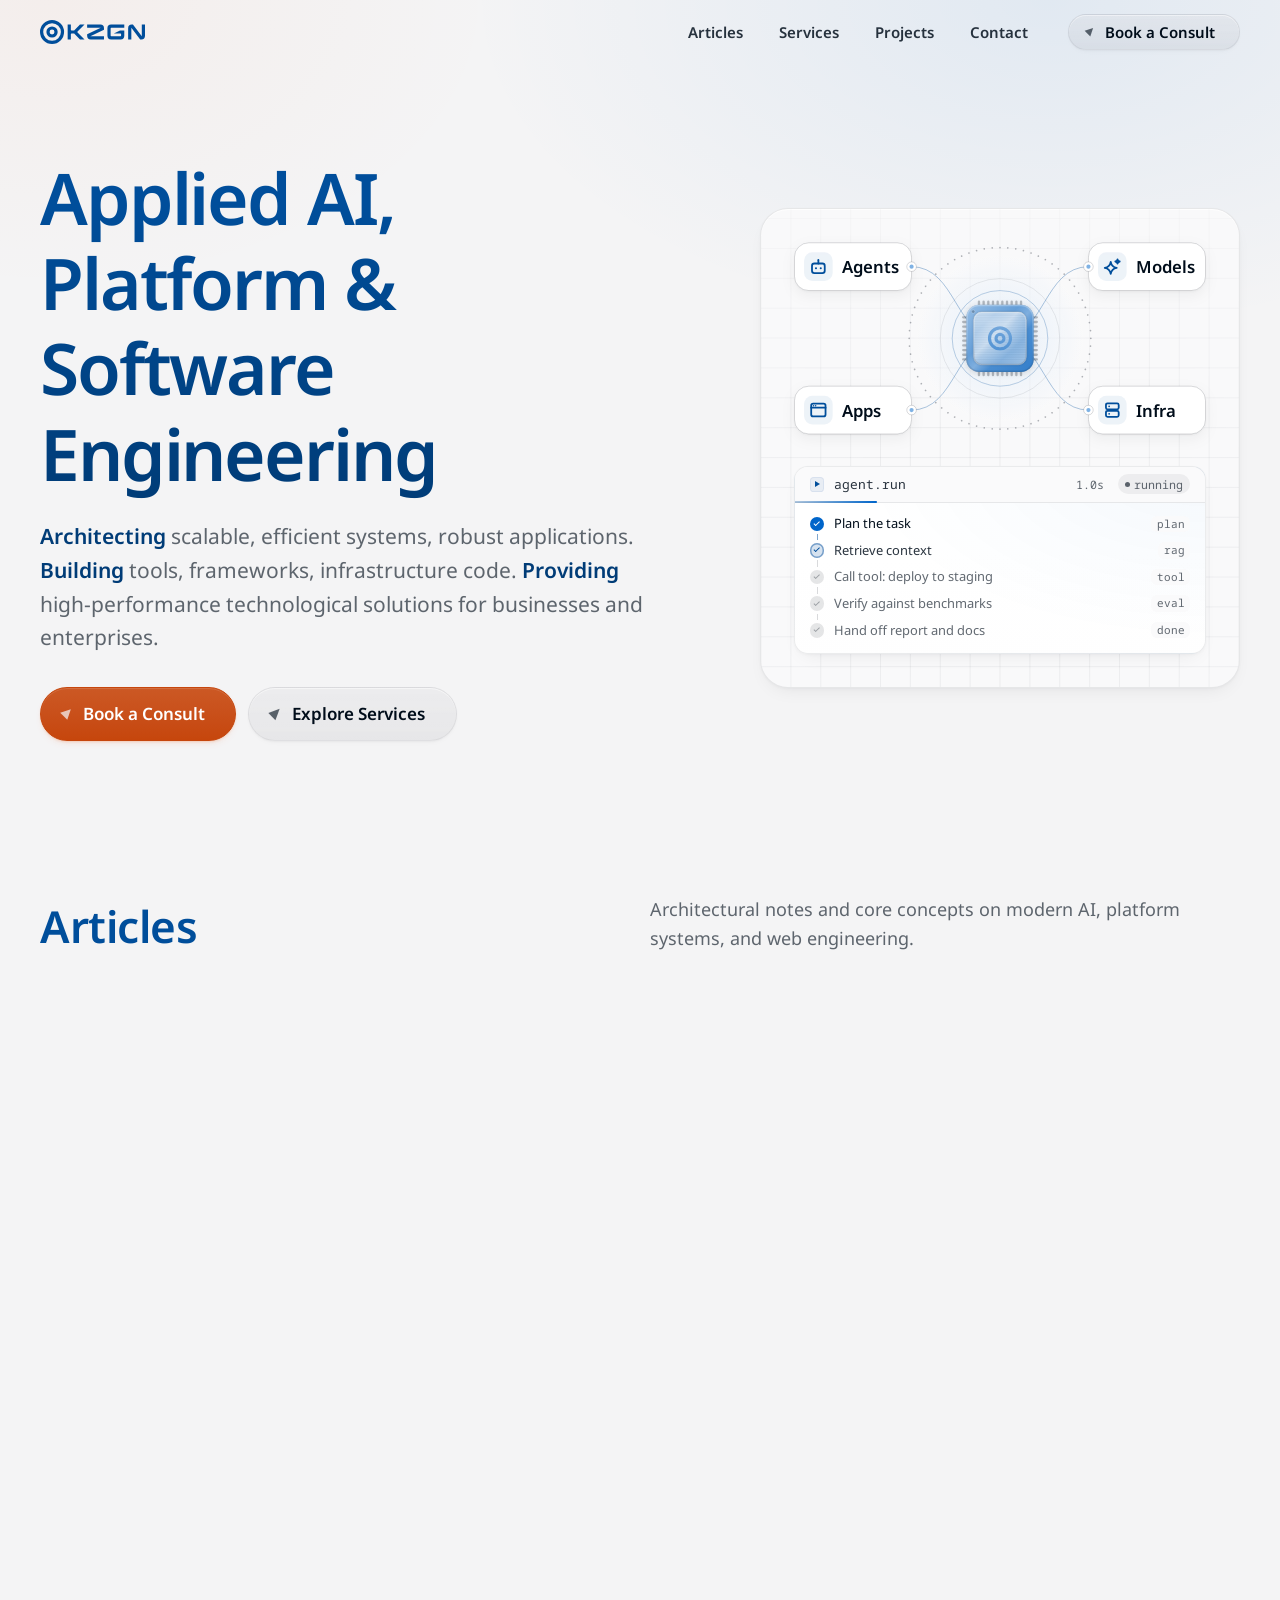
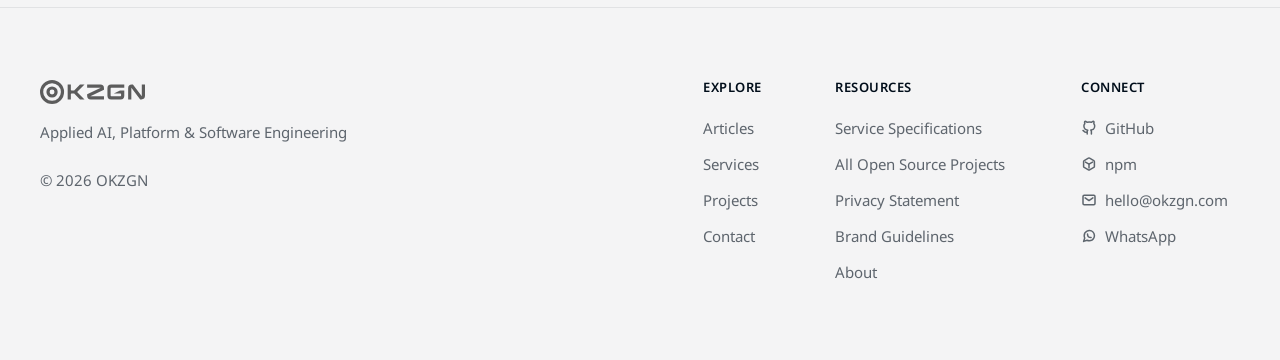
<file: index.html>
<!DOCTYPE html>
<html spellcheck="false" lang="en">
<head>
	<meta charset="UTF-8">

	<title>Applied AI, Platform & Software Engineering | OKZGN</title>
	<link rel="icon" href="icon.png">
	<link rel="apple-touch-icon" href="icon.png">
	<link rel="canonical" href="https://okzgn.com">

	<meta name="viewport" content="width=device-width, initial-scale=1.0">
	<meta name="description" content="High-performance, scalable tech for businesses and enterprises: AI automation, agents, architecture, cloud, software, web systems, mobile apps, DevSecOps, and FinOps.">
	<meta name="robots" content="index, follow, max-image-preview:large">
	<meta name="author" content="OKZGN">

	<meta name="theme-color" content="#f4f4f5" media="(prefers-color-scheme: light)">
	<meta name="theme-color" content="#000d1a" media="(prefers-color-scheme: dark)">

	<meta name="format-detection" content="telephone=no">
	<meta http-equiv="Content-Security-Policy" content="default-src 'self'; img-src 'self'; child-src 'none'; script-src 'self' https://inquiry.okzgn.com; connect-src 'self' https://inquiry.okzgn.com; form-action 'self' https://inquiry.okzgn.com">

	<meta property="og:title" content="Applied AI, Platform & Software Engineering | OKZGN">
	<meta property="og:description" content="High-performance, scalable tech for businesses and enterprises: AI automation, agents, architecture, cloud, software, web systems, mobile apps, DevSecOps, and FinOps.">
	<meta property="og:image" content="https://okzgn.com/landscape.png">
	<meta property="og:url" content="https://okzgn.com">
	<meta property="og:site_name" content="OKZGN">
	<meta property="og:type" content="website">
	<meta property="og:locale" content="en_US">

	<meta name="twitter:card" content="summary_large_image">
	<meta name="twitter:title" content="Applied AI, Platform & Software Engineering | OKZGN">
	<meta name="twitter:description" content="High-performance, scalable tech for businesses and enterprises: AI automation, agents, architecture, cloud, software, web systems, mobile apps, DevSecOps, and FinOps.">
	<meta name="twitter:image" content="https://okzgn.com/landscape.png">

	<link rel="preload" href="style_commons.css" as="style">
	<link rel="preload" href="landing.css" as="style">

	<link rel="stylesheet" href="style_commons.css">
	<link rel="stylesheet" href="landing.css">
	<script src="main_commons.js" defer></script>

	<link rel="preload" href="okzgn_logo_desktop.svg" as="image">

	<script type="application/ld+json">
	{
		"@context": "https://schema.org",
		"@type": "ProfessionalService",
		"name": "OKZGN",
		"alternateName": "Elías Francisco Alvarado Soshina",
		"url": "https://okzgn.com",
		"logo": "https://okzgn.com/icon.png",
		"image": "https://okzgn.com/elias.webp",
		"description": "High-performance, scalable tech for businesses and enterprises: AI automation, agents, architecture, cloud, software, web systems, mobile apps, DevSecOps, and FinOps.",
		"founder": {
			"@type": "Person",
			"name": "Elías Francisco Alvarado Soshina",
			"jobTitle": "Applied AI, Platform & Software Developer"
		},
		"contactPoint": {
			"@type": "ContactPoint",
			"email": "hello@okzgn.com",
			"telephone": "+593979522180",
			"contactType": "Customer Support",
			"availableLanguage": ["English", "Spanish", "Russian"]
		},
		"makesOffer": [
			{
				"@type": "Offer",
				"itemOffered": {
					"@type": "Service",
					"name": "Applied Artificial Intelligence",
					"description": "Advanced Prompt Engineering, Autonomous Multimodal Agents, High-Throughput AI Architecture, Custom Model Deployment, and AI Costs & Reliability."
				},
				"priceSpecification": {
                  "@type": "UnitPriceSpecification",
                  "minPrice": "110.00",
                  "priceCurrency": "USD",
                  "unitCode": "HUR"
				}
			},
			{
				"@type": "Offer",
				"itemOffered": {
					"@type": "Service",
					"name": "Platform Development & Architecture",
					"description": "System Design, Technical Audits, Tech Stack Advisory, CI/CD Pipelines, and Internal Tooling."
				},
				"priceSpecification": {
                  "@type": "UnitPriceSpecification",
                    "minPrice": "100.00",
                  "priceCurrency": "USD",
                  "unitCode": "HUR"
				}
			},
			{
				"@type": "Offer",
				"itemOffered": {
					"@type": "Service",
					"name": "Web & Mobile Development",
					"description": "Custom Web Design, High-Performance Frontend, Scalable Backend, Cross-Device Compatibility, Mobile Apps, and Feature Integration."
				},
				"priceSpecification": {
                  "@type": "UnitPriceSpecification",
                  "minPrice": "80.00",
                  "priceCurrency": "USD",
                  "unitCode": "HUR"
				}
			},
			{
				"@type": "Offer",
				"itemOffered": {
					"@type": "Service",
					"name": "Infrastructure & Hosting",
					"description": "Domain Management, High-Performance Hosting, Professional Server Solutions, Security First, and SSL & DNS."
				},
				"priceSpecification": {
                  "@type": "UnitPriceSpecification",
                  "minPrice": "115.00",
                  "priceCurrency": "USD",
                  "unitCode": "HUR"
				}
			},
			{
				"@type": "Offer",
				"itemOffered": {
					"@type": "Service",
					"name": "Optimization, DevOps & FinOps",
					"description": "Server Administration, Data Access Control, Future-Proofing, and Ongoing Support."
				},
				"priceSpecification": {
                  "@type": "UnitPriceSpecification",
                  "minPrice": "70.00",
                  "priceCurrency": "USD",
                  "unitCode": "HUR"
				}
			}
		],
		"sameAs": [
			"https://github.com/okzgn",
			"https://www.npmjs.com/~elias_a_soshina"
		]
	}
	</script>
</head>
<body>
	<a href="#content" class="cta-button skip-link">Skip to content</a>
	<header class="site-header" data-nosnippet>
		<div class="container site-header-inner">
			<a class="brand" href="/" aria-label="OKZGN home"><img src="okzgn_logo_desktop.svg" width="315" height="70" alt="OKZGN logotype"></a>
			<nav class="site-nav" id="site-nav" aria-label="Main">
				<a href="#articles">Articles</a>
				<a href="#services">Services</a>
				<a href="#projects">Projects</a>
				<a href="#contact">Contact</a>
			</nav>
			<a class="cta-button btn-sm site-cta" href="#contact"><span>Book a Consult</span></a>
			<button class="site-menu-toggle" type="button" aria-expanded="false" aria-controls="site-nav" aria-label="Open navigation"></button>
		</div>
	</header>
	<main id="content">
		<header id="main" class="hero">
			<div class="container hero-grid">
				<div class="hero-copy">
					<h1 class="display">Applied AI, Platform &amp; Software Engineering</h1>
					<p class="lead"><i>Architecting</i> scalable, efficient systems, robust applications. <i>Building</i> tools, frameworks, infrastructure code. <i>Providing</i> high-performance technological solutions for businesses and enterprises.</p>
					<div class="hero-actions">
						<a class="cta-button btn-lg" href="#contact"><span>Book a Consult</span></a>
						<a class="btn-ghost btn-lg" href="#services"><span>Explore Services</span></a>
					</div>
				</div>
				<div class="hero-visual" aria-hidden="true">
					<svg class="hero-graph" viewBox="0 26 400 168" preserveAspectRatio="xMidYMin meet">
						<defs>
							<linearGradient id="hero-core-fill" x1="0" y1="0" x2="1" y2="1"><stop stop-color="#6fa6dc" class="hero-core-s0" offset="0"/><stop stop-color="#6fa6dc" class="hero-core-s1" offset="0.4"/><stop stop-color="#6fa6dc" class="hero-core-s2" offset="0.52"/><stop stop-color="#6fa6dc" class="hero-core-s3" offset="0.64"/><stop stop-color="#6fa6dc" class="hero-core-s4" offset="1"/></linearGradient>
							<linearGradient id="hero-core-bevel" x1="0" y1="0" x2="0" y2="1"><stop stop-color="#fff" stop-opacity="0" class="hero-bevel-top" offset="0"/><stop stop-color="#fff" stop-opacity="0" class="hero-bevel-mid" offset="0.5"/><stop stop-color="#000" stop-opacity="0" class="hero-bevel-bottom" offset="1"/></linearGradient>
							<linearGradient id="hero-lid-fill" x1="0" y1="0" x2="1" y2="1"><stop stop-color="#b9d4f0" class="hero-lid-s0" offset="0"/><stop stop-color="#b9d4f0" class="hero-lid-s1" offset="0.22"/><stop stop-color="#b9d4f0" class="hero-lid-s2" offset="0.42"/><stop stop-color="#b9d4f0" class="hero-lid-s3" offset="0.5"/><stop stop-color="#b9d4f0" class="hero-lid-s4" offset="0.72"/><stop stop-color="#b9d4f0" class="hero-lid-s5" offset="1"/></linearGradient>
							<radialGradient id="hero-lid-sheen" cx="0.28" cy="0.18" r="0.75"><stop stop-color="#fff" stop-opacity="0" class="hero-sheen-in" offset="0"/><stop stop-color="#fff" stop-opacity="0" class="hero-sheen-out" offset="1"/></radialGradient>
							<linearGradient id="hero-mark-fill" x1="0" y1="0" x2="0" y2="1"><stop stop-color="#7eaee0" class="hero-mark-top" offset="0"/><stop stop-color="#7eaee0" class="hero-mark-bottom" offset="1"/></linearGradient>
							<pattern id="hero-lid-brush" width="50" height="1.6" patternUnits="userSpaceOnUse"><rect class="hero-lid-line" width="50" height="0.5"/></pattern>
							<radialGradient id="hero-core-glow"><stop class="hero-glow-in" offset="0"/><stop class="hero-glow-out" offset="1"/></radialGradient>
							<radialGradient id="hero-orbit-fill"><stop class="hero-orbit-in" offset="0"/><stop class="hero-orbit-out" offset="1"/></radialGradient>
						</defs>
						<circle class="hero-disc" cx="200" cy="110" r="76"/>
						<circle class="hero-glow" cx="200" cy="110" r="70"/>
						<circle class="hero-ring" cx="200" cy="110" r="50"/>
						<circle class="hero-orbit" cx="200" cy="110" r="76" pathLength="288"/>
						<g class="hero-links">
							<path d="M200 110C162 110 164 50 126 50"/>
							<path d="M200 110C238 110 236 50 274 50"/>
							<path d="M200 110C162 110 164 170 126 170"/>
							<path d="M200 110C238 110 236 170 274 170"/>
						</g>
						<g class="hero-beams">
							<path d="M200 110C162 110 164 50 126 50" pathLength="100"/>
							<path d="M200 110C238 110 236 50 274 50" pathLength="100"/>
							<path d="M200 110C162 110 164 170 126 170" pathLength="100"/>
							<path d="M200 110C238 110 236 170 274 170" pathLength="100"/>
						</g>
						<g class="hero-beams hero-beams-core">
							<path d="M200 110C162 110 164 50 126 50" pathLength="100"/>
							<path d="M200 110C238 110 236 50 274 50" pathLength="100"/>
							<path d="M200 110C162 110 164 170 126 170" pathLength="100"/>
							<path d="M200 110C238 110 236 170 274 170" pathLength="100"/>
						</g>
						<g class="hero-nodes">
							<g class="hero-node">
								<rect class="hero-node-card" x="28" y="30" width="98" height="40" rx="12"/>
								<rect class="hero-node-tile" x="36" y="38" width="24" height="24" rx="7"/>
								<g class="hero-node-icon" transform="translate(40 42) scale(0.6667)"><rect x="4" y="8" width="16" height="12" rx="3"/><path d="M12 8V4.5"/><circle class="fill" cx="12" cy="3.5" r="1.2"/><circle class="fill" cx="9" cy="14" r="1.3"/><circle class="fill" cx="15" cy="14" r="1.3"/></g>
								<text x="68" y="50">Agents</text>
								<circle class="hero-port-ring" cx="126" cy="50" r="4"/>
								<circle class="hero-port" cx="126" cy="50" r="4"/>
								<circle class="hero-port-dot" cx="126" cy="50" r="1.75"/>
							</g>
							<g class="hero-node">
								<rect class="hero-node-card" x="274" y="30" width="98" height="40" rx="12"/>
								<rect class="hero-node-tile" x="282" y="38" width="24" height="24" rx="7"/>
								<g class="hero-node-icon" transform="translate(286 42) scale(0.6667)"><path d="M10 6C10.75 10.6 12.9 12.75 17.5 13.5C12.9 14.25 10.75 16.4 10 21C9.25 16.4 7.1 14.25 2.5 13.5C7.1 12.75 9.25 10.6 10 6Z"/><path d="M18.5 2.75C18.78 4.4 19.6 5.23 21.25 5.5C19.6 5.78 18.78 6.6 18.5 8.25C18.23 6.6 17.4 5.78 15.75 5.5C17.4 5.23 18.23 4.4 18.5 2.75Z"/></g>
								<text x="314" y="50">Models</text>
								<circle class="hero-port-ring" cx="274" cy="50" r="4"/>
								<circle class="hero-port" cx="274" cy="50" r="4"/>
								<circle class="hero-port-dot" cx="274" cy="50" r="1.75"/>
							</g>
							<g class="hero-node">
								<rect class="hero-node-card" x="28" y="150" width="98" height="40" rx="12"/>
								<rect class="hero-node-tile" x="36" y="158" width="24" height="24" rx="7"/>
								<g class="hero-node-icon" transform="translate(40 162) scale(0.6667)"><rect x="3" y="4" width="18" height="16" rx="2.5"/><path d="M3 9h18"/><circle class="fill" cx="6" cy="6.5" r="0.9"/><circle class="fill" cx="8.6" cy="6.5" r="0.9"/></g>
								<text x="68" y="170">Apps</text>
								<circle class="hero-port-ring" cx="126" cy="170" r="4"/>
								<circle class="hero-port" cx="126" cy="170" r="4"/>
								<circle class="hero-port-dot" cx="126" cy="170" r="1.75"/>
							</g>
							<g class="hero-node">
								<rect class="hero-node-card" x="274" y="150" width="98" height="40" rx="12"/>
								<rect class="hero-node-tile" x="282" y="158" width="24" height="24" rx="7"/>
								<g class="hero-node-icon" transform="translate(286 162) scale(0.6667)"><rect x="4" y="3.5" width="16" height="7.5" rx="2"/><rect x="4" y="13" width="16" height="7.5" rx="2"/><circle class="fill" cx="8" cy="7.25" r="1.1"/><circle class="fill" cx="8" cy="16.75" r="1.1"/></g>
								<text x="314" y="170">Infra</text>
								<circle class="hero-port-ring" cx="274" cy="170" r="4"/>
								<circle class="hero-port" cx="274" cy="170" r="4"/>
								<circle class="hero-port-dot" cx="274" cy="170" r="1.75"/>
							</g>
						</g>
						<circle class="hero-halo" cx="200" cy="110" r="40"/>
						<g class="hero-core">
							<path class="hero-pins" d="M180 75v5M184.44 75v5M188.89 75v5M193.33 75v5M197.78 75v5M202.22 75v5M206.67 75v5M211.11 75v5M215.56 75v5M220 75v5M180 140v5M184.44 140v5M188.89 140v5M193.33 140v5M197.78 140v5M202.22 140v5M206.67 140v5M211.11 140v5M215.56 140v5M220 140v5M165 90h5M165 94.44h5M165 98.89h5M165 103.33h5M165 107.78h5M165 112.22h5M165 116.67h5M165 121.11h5M165 125.56h5M165 130h5M230 90h5M230 94.44h5M230 98.89h5M230 103.33h5M230 107.78h5M230 112.22h5M230 116.67h5M230 121.11h5M230 125.56h5M230 130h5"/>
							<rect class="hero-chip" x="168" y="78" width="64" height="64" rx="12"/>
							<rect class="hero-chip-bevel" x="168.75" y="78.75" width="62.5" height="62.5" rx="11.25"/>
							<circle class="hero-chip-dot" cx="174.5" cy="84.5" r="1.6"/>
							<rect class="hero-die" x="175" y="85" width="50" height="50" rx="7.5"/>
							<rect class="hero-die-brush" x="175" y="85" width="50" height="50" rx="7.5"/>
							<rect class="hero-die-sheen" x="175" y="85" width="50" height="50" rx="7.5"/>
							<rect class="hero-die-bevel" x="175.5" y="85.5" width="49" height="49" rx="7"/>
							<path class="hero-mark" transform="translate(188.5 98.5) scale(0.3286)" d="M0 35A35 35 0 1 1 70 35A35 35 0 1 1 0 35ZM9.4 35A25.6 25.6 0 1 0 60.6 35A25.6 25.6 0 1 0 9.4 35ZM18.8 35A16.2 16.2 0 1 1 51.2 35A16.2 16.2 0 1 1 18.8 35ZM28.2 35A6.8 6.8 0 1 0 41.8 35A6.8 6.8 0 1 0 28.2 35Z"/>
						</g>
					</svg>
					<div class="hero-run">
						<div class="hero-run-bar"><span class="hero-run-mark"></span><b>agent.run</b><time class="hero-run-clock">5.8s</time><em><i class="hero-run-live">running</i><i class="hero-run-done">done</i></em></div>
						<ol>
							<li><span class="hero-step"></span>Plan the task<small>plan</small></li>
							<li><span class="hero-step"></span>Retrieve context<small>rag</small></li>
							<li><span class="hero-step"></span>Call tool: deploy to staging<small>tool</small></li>
							<li><span class="hero-step"></span>Verify against benchmarks<small>eval</small></li>
							<li><span class="hero-step"></span>Hand off report and docs<small>done</small></li>
						</ol>
					</div>
				</div>
			</div>
		</header>

		<section id="articles" class="section">
			<div class="container">
				<div class="section-head">
					<h2>Articles</h2>
					<p>Architectural notes and core concepts on modern AI, platform systems, and web engineering.</p>
				</div>
				<ul class="list relate card-grid" role="list">
					    <li role="listitem" class="card card-hover">
    						<a href="/articles/what-is-artificial-intelligence/">
    						    <div class="icon"><img src="./data/28_article.svg" width="80" height="80" alt="" aria-hidden="true" loading="lazy" decoding="async"><img aria-hidden="true" class="icon-on" src="./data/28_article.svg#warm" width="80" height="80" alt="" loading="lazy" decoding="async"></div><span class="card-bg" aria-hidden="true"><img src="./data/28_article.svg" width="80" height="80" alt="" loading="lazy" decoding="async"><img class="icon-on" src="./data/28_article.svg#warm" width="80" height="80" alt="" loading="lazy" decoding="async"></span>
    							<div class="description"><b>What is artificial intelligence?</b><span>The conceptual reality of modern AI: how statistical patterns in high-dimensional vector spaces are condensed into relational numerical layers for probabilistic inference.</span><span class="cta-text">Read more</span></div>
    						</a>
    					</li>
    					<li role="listitem" class="card card-hover">
    						<a href="/articles/why-not-build-frontend-frameworks-on-raw-html-css-or-js/">
    						    <div class="icon"><img src="./data/28_article.svg" width="80" height="80" alt="" aria-hidden="true" loading="lazy" decoding="async"><img aria-hidden="true" class="icon-on" src="./data/28_article.svg#warm" width="80" height="80" alt="" loading="lazy" decoding="async"></div><span class="card-bg" aria-hidden="true"><img src="./data/28_article.svg" width="80" height="80" alt="" loading="lazy" decoding="async"><img class="icon-on" src="./data/28_article.svg#warm" width="80" height="80" alt="" loading="lazy" decoding="async"></span>
    							<div class="description"><b>Why not build frontend frameworks on raw HTML, CSS or JS?</b><span>It is possible: No endless dependencies, no dev environment setup, no build step, no Web Components required, minimal boilerplate, minimal lock-in. Raw HTML, CSS and JS have everything needed and are web standards, unlike custom syntaxes.</span><span class="cta-text">Read more</span></div>
    						</a>
    					</li>
					</ul>
			</div>
		</section>

		<section id="services" class="section">
			<div class="container">
				<div class="section-head">
					<h2>Services</h2>
					<p>Flexible technical engagement models tailored to almost any roadmap, budget, and velocity.</p>
				</div>
		<article class="services service-group">
			<h2>Subscription</h2>
			<p>Dedicated online platforms, high-capacity cloud storage, and specialized online tools delivered through transparent recurring plans.</p>
			<section>
    			<div class="category">
           	        <h3>Managed</h3>
                    <p>High-capacity cloud storage, high-speed data indexing, and managed infrastructure engineered for multi-terabyte scale. <span data-nosnippet>Select to add to cart.</span></p>
    				<ul class="list" role="list">
       					<li role="listitem" class="service-card card-hover">
      						<a role="button" aria-pressed="false" tabindex="0">
      						    <div class="icon"><img src="./data/26_storage_search.svg" width="80" height="80" alt="" aria-hidden="true" loading="lazy" decoding="async"><img aria-hidden="true" class="icon-on" src="./data/26_storage_search.svg#warm" width="80" height="80" alt="" loading="lazy" decoding="async"></div><span class="card-bg" aria-hidden="true"><img src="./data/26_storage_search.svg" width="80" height="80" alt="" loading="lazy" decoding="async"><img class="icon-on" src="./data/26_storage_search.svg#warm" width="80" height="80" alt="" loading="lazy" decoding="async"></span>
     							<div class="description"><b>Storage Search</b><span>An upcoming service to find, analyze, and extract information across terabytes of files in seconds or minutes.</span></div>
     							<div class="price">From $50<sub>/mo/TB</sub></div><span class="add-toggle" aria-hidden="true"></span>
      						</a>
       					</li>
       					<li role="listitem" class="service-card card-hover">
 							<a role="button" aria-pressed="false" tabindex="0">
 							    <div class="icon"><img src="./data/27_storage_link.svg" width="80" height="80" alt="" aria-hidden="true" loading="lazy" decoding="async"><img aria-hidden="true" class="icon-on" src="./data/27_storage_link.svg#warm" width="80" height="80" alt="" loading="lazy" decoding="async"></div><span class="card-bg" aria-hidden="true"><img src="./data/27_storage_link.svg" width="80" height="80" alt="" loading="lazy" decoding="async"><img class="icon-on" src="./data/27_storage_link.svg#warm" width="80" height="80" alt="" loading="lazy" decoding="async"></span>
								<div class="description"><b>Storage Link</b><span>Easily upload, preserve, and access files at multi-terabyte scale without excessive costs.</span></div>
								<div class="price">From $25<sub>/mo/TB</sub></div><span class="add-toggle" aria-hidden="true"></span>
 							</a>
  						</li>
                    </ul>
    			</div>
				<div class="category">
					<h3>SaaS</h3>
					<p>Ready-to-use cloud applications, real-time sync operations, and automated commercial workflows. <span data-nosnippet>Select to add to cart.</span></p>
    				<ul class="list" role="list">
       					<li role="listitem" class="service-card card-hover">
							<a role="button" aria-pressed="false" tabindex="0">
							    <div class="icon"><img src="./data/29_point_of_sale.svg" width="80" height="80" alt="" aria-hidden="true" loading="lazy" decoding="async"><img aria-hidden="true" class="icon-on" src="./data/29_point_of_sale.svg#warm" width="80" height="80" alt="" loading="lazy" decoding="async"></div><span class="card-bg" aria-hidden="true"><img src="./data/29_point_of_sale.svg" width="80" height="80" alt="" loading="lazy" decoding="async"><img class="icon-on" src="./data/29_point_of_sale.svg#warm" width="80" height="80" alt="" loading="lazy" decoding="async"></span>
								<div class="description"><b>Point of Sale</b><span>Cloud-synced POS for real-time inventory tracking, multi-register sales, and receipt generation.</span></div>
								<div class="price">From $30<sub>/mo</sub></div><span class="add-toggle" aria-hidden="true"></span>
							</a>
						</li>
						<li role="listitem" class="service-card card-hover">
                       	    <a role="button" aria-pressed="false" tabindex="0">
                           	    <div class="icon"><img src="./data/30_timed_rate_tickets.svg" width="80" height="80" alt="" aria-hidden="true" loading="lazy" decoding="async"><img aria-hidden="true" class="icon-on" src="./data/30_timed_rate_tickets.svg#warm" width="80" height="80" alt="" loading="lazy" decoding="async"></div><span class="card-bg" aria-hidden="true"><img src="./data/30_timed_rate_tickets.svg" width="80" height="80" alt="" loading="lazy" decoding="async"><img class="icon-on" src="./data/30_timed_rate_tickets.svg#warm" width="80" height="80" alt="" loading="lazy" decoding="async"></span>
                              		<div class="description"><b>Timed-Rate Tickets</b><span>Automated schedule-based ticketing system with dynamic rate calculations and reports for parking, timed access, and venues.</span></div>
                              		<div class="price">From $30<sub>/mo</sub></div><span class="add-toggle" aria-hidden="true"></span>
                           	</a>
                        </li>
                    </ul>
				</div>
			</section>
		</article>

		<article class="services service-group">
			<h2><span class="billing-switch" role="group" aria-label="Billing mode"><button type="button" class="billing-opt selected" data-billing="ondemand" aria-pressed="true">On Demand</button><button type="button" class="billing-opt" data-billing="retainer" aria-pressed="false">Retainer</button></span></h2>
			<p data-billing-copy="ondemand">Engage specialized services on demand, each with transparent pricing.</p>
			<p data-billing-copy="retainer" hidden>Dedicated monthly engineering capacity: priority response, predictable costs, and continuous optimization, billed at a flat monthly rate.</p>

			<section class="ondemand">
				<div class="category">
					<h3>Applied Artificial Intelligence</h3>
					<p>Integrate scalable AI systems, autonomous multimodal workflows, and low-latency model inference. <span data-nosnippet>Select to add to cart.</span></p>
					<ul class="list" role="list">
						<li role="listitem" class="service-card card-hover">
							<a role="button" aria-pressed="false" tabindex="0">
								<div class="icon"><img src="./data/21_prompt_engineering.svg" width="80" height="80" alt="" aria-hidden="true" loading="lazy" decoding="async"><img aria-hidden="true" class="icon-on" src="./data/21_prompt_engineering.svg#warm" width="80" height="80" alt="" loading="lazy" decoding="async"></div><span class="card-bg" aria-hidden="true"><img src="./data/21_prompt_engineering.svg" width="80" height="80" alt="" loading="lazy" decoding="async"><img class="icon-on" src="./data/21_prompt_engineering.svg#warm" width="80" height="80" alt="" loading="lazy" decoding="async"></span>
								<div class="description"><b>Advanced Prompt Engineering</b><span>Rigorous prompt optimization ensuring high fidelity, consistent instruction following, and strictly structured outputs.</span></div>
								<div class="price" data-retainer="From $3,300/mo" data-retainer-hours="30">From $110<sub>/hr</sub></div><span class="add-toggle" aria-hidden="true"></span>
							</a>
							<a class="spec-link tag" href="/service-specifications/#1-applied-artificial-intelligence-advanced-prompt-engineering" target="_blank" rel="noopener noreferrer" aria-label="View specification for Advanced Prompt Engineering" data-nosnippet>Spec</a>
						</li>
						<li role="listitem" class="service-card card-hover">
							<a role="button" aria-pressed="false" tabindex="0">
								<div class="icon"><img src="./data/22_autonomous_agents.svg" width="80" height="80" alt="" aria-hidden="true" loading="lazy" decoding="async"><img aria-hidden="true" class="icon-on" src="./data/22_autonomous_agents.svg#warm" width="80" height="80" alt="" loading="lazy" decoding="async"></div><span class="card-bg" aria-hidden="true"><img src="./data/22_autonomous_agents.svg" width="80" height="80" alt="" loading="lazy" decoding="async"><img class="icon-on" src="./data/22_autonomous_agents.svg#warm" width="80" height="80" alt="" loading="lazy" decoding="async"></span>
								<div class="description"><b>Autonomous Multimodal Agents</b><span>Developing AI workers capable of understanding multilingual text, media, or documents, for sales, support, and automation.</span></div>
								<div class="price" data-retainer="From $7,500/mo" data-retainer-hours="50">From $150<sub>/hr</sub></div><span class="add-toggle" aria-hidden="true"></span>
							</a>
							<a class="spec-link tag" href="/service-specifications/#1-applied-artificial-intelligence-autonomous-multimodal-agents" target="_blank" rel="noopener noreferrer" aria-label="View specification for Autonomous Multimodal Agents" data-nosnippet>Spec</a>
						</li>
						<li role="listitem" class="service-card card-hover">
							<a role="button" aria-pressed="false" tabindex="0">
								<div class="icon"><img src="./data/23_ai_architecture.svg" width="80" height="80" alt="" aria-hidden="true" loading="lazy" decoding="async"><img aria-hidden="true" class="icon-on" src="./data/23_ai_architecture.svg#warm" width="80" height="80" alt="" loading="lazy" decoding="async"></div><span class="card-bg" aria-hidden="true"><img src="./data/23_ai_architecture.svg" width="80" height="80" alt="" loading="lazy" decoding="async"><img class="icon-on" src="./data/23_ai_architecture.svg#warm" width="80" height="80" alt="" loading="lazy" decoding="async"></span>
								<div class="description"><b>High-Throughput AI Architecture</b><span>Scalable systems engineered for high-concurrency request processing (RPS) and optimized media processing pipelines.</span></div>
								<div class="price" data-retainer="From $8,000/mo" data-retainer-hours="50">From $160<sub>/hr</sub></div><span class="add-toggle" aria-hidden="true"></span>
							</a>
							<a class="spec-link tag" href="/service-specifications/#1-applied-artificial-intelligence-high-throughput-ai-architecture" target="_blank" rel="noopener noreferrer" aria-label="View specification for High-Throughput AI Architecture" data-nosnippet>Spec</a>
						</li>
						<li role="listitem" class="service-card card-hover">
							<a role="button" aria-pressed="false" tabindex="0">
								<div class="icon"><img src="./data/24_model_deployment.svg" width="80" height="80" alt="" aria-hidden="true" loading="lazy" decoding="async"><img aria-hidden="true" class="icon-on" src="./data/24_model_deployment.svg#warm" width="80" height="80" alt="" loading="lazy" decoding="async"></div><span class="card-bg" aria-hidden="true"><img src="./data/24_model_deployment.svg" width="80" height="80" alt="" loading="lazy" decoding="async"><img class="icon-on" src="./data/24_model_deployment.svg#warm" width="80" height="80" alt="" loading="lazy" decoding="async"></span>
								<div class="description"><b>Custom Model Deployment</b><span>Secure, low-latency serving of open-source models on GPU environments.</span></div>
								<div class="price" data-retainer="From $3,900/mo" data-retainer-hours="30">From $130<sub>/hr</sub></div><span class="add-toggle" aria-hidden="true"></span>
							</a>
							<a class="spec-link tag" href="/service-specifications/#1-applied-artificial-intelligence-custom-model-deployment" target="_blank" rel="noopener noreferrer" aria-label="View specification for Custom Model Deployment" data-nosnippet>Spec</a>
						</li>
						<li role="listitem" class="service-card card-hover">
							<a role="button" aria-pressed="false" tabindex="0">
								<div class="icon"><img src="./data/25_ai_costs_reliability.svg" width="80" height="80" alt="" aria-hidden="true" loading="lazy" decoding="async"><img aria-hidden="true" class="icon-on" src="./data/25_ai_costs_reliability.svg#warm" width="80" height="80" alt="" loading="lazy" decoding="async"></div><span class="card-bg" aria-hidden="true"><img src="./data/25_ai_costs_reliability.svg" width="80" height="80" alt="" loading="lazy" decoding="async"><img class="icon-on" src="./data/25_ai_costs_reliability.svg#warm" width="80" height="80" alt="" loading="lazy" decoding="async"></span>
								<div class="description"><b>AI Costs & Reliability</b><span>Implementing dynamic strategies and techniques to optimize or control costs, maximize ROI, and maintain profitability.</span></div>
								<div class="price" data-retainer="From $2,800/mo" data-retainer-hours="20">From $140<sub>/hr</sub></div><span class="add-toggle" aria-hidden="true"></span>
							</a>
							<a class="spec-link tag" href="/service-specifications/#1-applied-artificial-intelligence-ai-costs-reliability" target="_blank" rel="noopener noreferrer" aria-label="View specification for AI Costs and Reliability" data-nosnippet>Spec</a>
						</li>
					</ul>
					<a href="#contact" class="btn-ghost btn-sm category-cta"><span>Discuss AI Solutions</span></a>
				</div>
				<div class="category">
					<h3>Platform Development & Architecture</h3>
					<p>Resilient platform foundations, architectural governance, and high-velocity developer tooling. <span data-nosnippet>Select to add to cart.</span></p>
					<ul class="list" role="list">
						<li role="listitem" class="service-card card-hover"><a role="button" aria-pressed="false" tabindex="0"><div class="icon"><img src="./data/01_system_design.svg" width="80" height="80" alt="" aria-hidden="true" loading="lazy" decoding="async"><img aria-hidden="true" class="icon-on" src="./data/01_system_design.svg#warm" width="80" height="80" alt="" loading="lazy" decoding="async"></div><span class="card-bg" aria-hidden="true"><img src="./data/01_system_design.svg" width="80" height="80" alt="" loading="lazy" decoding="async"><img class="icon-on" src="./data/01_system_design.svg#warm" width="80" height="80" alt="" loading="lazy" decoding="async"></span><div class="description"><b>System Design</b><span>Architecture planning for scalable, maintainable platforms—from monoliths to microservices.</span></div><div class="price" data-retainer="From $2,600/mo" data-retainer-hours="20">From $130<sub>/hr</sub></div><span class="add-toggle" aria-hidden="true"></span></a><a class="spec-link tag" href="/service-specifications/#2-platform-development-architecture-system-design" target="_blank" rel="noopener noreferrer" aria-label="View specification for System Design" data-nosnippet>Spec</a></li>
						<li role="listitem" class="service-card card-hover"><a role="button" aria-pressed="false" tabindex="0"><div class="icon"><img src="./data/02_technical_audits.svg" width="80" height="80" alt="" aria-hidden="true" loading="lazy" decoding="async"><img aria-hidden="true" class="icon-on" src="./data/02_technical_audits.svg#warm" width="80" height="80" alt="" loading="lazy" decoding="async"></div><span class="card-bg" aria-hidden="true"><img src="./data/02_technical_audits.svg" width="80" height="80" alt="" loading="lazy" decoding="async"><img class="icon-on" src="./data/02_technical_audits.svg#warm" width="80" height="80" alt="" loading="lazy" decoding="async"></span><div class="description"><b>Technical Audits</b><span>Assessment of existing codebases, infrastructure, and workflows to identify bottlenecks and risks.</span></div><div class="price">From $500</div><span class="add-toggle" aria-hidden="true"></span></a><a class="spec-link tag" href="/service-specifications/#2-platform-development-architecture-technical-audits" target="_blank" rel="noopener noreferrer" aria-label="View specification for Technical Audits" data-nosnippet>Spec</a></li>
						<li role="listitem" class="service-card card-hover"><a role="button" aria-pressed="false" tabindex="0"><div class="icon"><img src="./data/03_tech_stack_advisory.svg" width="80" height="80" alt="" aria-hidden="true" loading="lazy" decoding="async"><img aria-hidden="true" class="icon-on" src="./data/03_tech_stack_advisory.svg#warm" width="80" height="80" alt="" loading="lazy" decoding="async"></div><span class="card-bg" aria-hidden="true"><img src="./data/03_tech_stack_advisory.svg" width="80" height="80" alt="" loading="lazy" decoding="async"><img class="icon-on" src="./data/03_tech_stack_advisory.svg#warm" width="80" height="80" alt="" loading="lazy" decoding="async"></span><div class="description"><b>Tech Stack Advisory</b><span>Guidance on choosing the right technologies, frameworks, and tools for each use case (Nest, Express, uWebSockets, Echo, Fiber,...).</span></div><div class="price" data-retainer="From $1,800/mo" data-retainer-hours="15">From $120<sub>/hr</sub></div><span class="add-toggle" aria-hidden="true"></span></a><a class="spec-link tag" href="/service-specifications/#2-platform-development-architecture-tech-stack-advisory" target="_blank" rel="noopener noreferrer" aria-label="View specification for Tech Stack Advisory" data-nosnippet>Spec</a></li>
						<li role="listitem" class="service-card card-hover"><a role="button" aria-pressed="false" tabindex="0"><div class="icon"><img src="./data/04_cicd_pipelines.svg" width="80" height="80" alt="" aria-hidden="true" loading="lazy" decoding="async"><img aria-hidden="true" class="icon-on" src="./data/04_cicd_pipelines.svg#warm" width="80" height="80" alt="" loading="lazy" decoding="async"></div><span class="card-bg" aria-hidden="true"><img src="./data/04_cicd_pipelines.svg" width="80" height="80" alt="" loading="lazy" decoding="async"><img class="icon-on" src="./data/04_cicd_pipelines.svg#warm" width="80" height="80" alt="" loading="lazy" decoding="async"></span><div class="description"><b>CI/CD Pipelines</b><span>Design and implementation of automated build, test, and deployment workflows (GitHub, Cloudflare,...).</span></div><div class="price">From $500</div><span class="add-toggle" aria-hidden="true"></span></a><a class="spec-link tag" href="/service-specifications/#2-platform-development-architecture-ci-cd-pipelines" target="_blank" rel="noopener noreferrer" aria-label="View specification for CI/CD Pipelines" data-nosnippet>Spec</a></li>
						<li role="listitem" class="service-card card-hover"><a role="button" aria-pressed="false" tabindex="0"><div class="icon"><img src="./data/05_internal_tooling.svg" width="80" height="80" alt="" aria-hidden="true" loading="lazy" decoding="async"><img aria-hidden="true" class="icon-on" src="./data/05_internal_tooling.svg#warm" width="80" height="80" alt="" loading="lazy" decoding="async"></div><span class="card-bg" aria-hidden="true"><img src="./data/05_internal_tooling.svg" width="80" height="80" alt="" loading="lazy" decoding="async"><img class="icon-on" src="./data/05_internal_tooling.svg#warm" width="80" height="80" alt="" loading="lazy" decoding="async"></span><div class="description"><b>Internal Tooling</b><span>Custom developer tools, CLIs, and frameworks designed to accelerate team velocity and productivity.</span></div><div class="price" data-retainer="From $4,000/mo" data-retainer-hours="40">From $100<sub>/hr</sub></div><span class="add-toggle" aria-hidden="true"></span></a><a class="spec-link tag" href="/service-specifications/#2-platform-development-architecture-internal-tooling" target="_blank" rel="noopener noreferrer" aria-label="View specification for Internal Tooling" data-nosnippet>Spec</a></li>
					</ul>
					<a href="#contact" class="btn-ghost btn-sm category-cta"><span>Book a Consult</span></a>
				</div>
			</section>
			<section class="ondemand">
				<div class="category">
					<h3>Web & Mobile Development</h3>
					<p>Full-stack engineering for mission-critical web platforms and cross-platform applications. <span data-nosnippet>Select to add to cart.</span></p>
					<ul class="list" role="list">
						<li role="listitem" class="service-card card-hover"><a role="button" aria-pressed="false" tabindex="0"><div class="icon"><img src="./data/06_custom_web_design.svg" width="80" height="80" alt="" aria-hidden="true" loading="lazy" decoding="async"><img aria-hidden="true" class="icon-on" src="./data/06_custom_web_design.svg#warm" width="80" height="80" alt="" loading="lazy" decoding="async"></div><span class="card-bg" aria-hidden="true"><img src="./data/06_custom_web_design.svg" width="80" height="80" alt="" loading="lazy" decoding="async"><img class="icon-on" src="./data/06_custom_web_design.svg#warm" width="80" height="80" alt="" loading="lazy" decoding="async"></span><div class="description"><b>Custom Web Design</b><span>Modern, consistent, and user-centric interfaces built from scratch, using frameworks or utilities (Tailwind, PrimeNG,...).</span></div><div class="price">From $800</div><span class="add-toggle" aria-hidden="true"></span></a><a class="spec-link tag" href="/service-specifications/#3-web-mobile-development-custom-web-design" target="_blank" rel="noopener noreferrer" aria-label="View specification for Custom Web Design" data-nosnippet>Spec</a></li>
						<li role="listitem" class="service-card card-hover"><a role="button" aria-pressed="false" tabindex="0"><div class="icon"><img src="./data/07_high_performance_frontend.svg" width="80" height="80" alt="" aria-hidden="true" loading="lazy" decoding="async"><img aria-hidden="true" class="icon-on" src="./data/07_high_performance_frontend.svg#warm" width="80" height="80" alt="" loading="lazy" decoding="async"></div><span class="card-bg" aria-hidden="true"><img src="./data/07_high_performance_frontend.svg" width="80" height="80" alt="" loading="lazy" decoding="async"><img class="icon-on" src="./data/07_high_performance_frontend.svg#warm" width="80" height="80" alt="" loading="lazy" decoding="async"></span><div class="description"><b>High-Performance Frontend</b><span>Fast, lightweight, and responsive interfaces (HTML5, CSS3, JavaScript, Angular, React,...).</span></div><div class="price" data-retainer="From $3,400/mo" data-retainer-hours="40">From $85<sub>/hr</sub></div><span class="add-toggle" aria-hidden="true"></span></a><a class="spec-link tag" href="/service-specifications/#3-web-mobile-development-high-performance-frontend" target="_blank" rel="noopener noreferrer" aria-label="View specification for High-Performance Frontend" data-nosnippet>Spec</a></li>
						<li role="listitem" class="service-card card-hover"><a role="button" aria-pressed="false" tabindex="0"><div class="icon"><img src="./data/08_scalable_backend.svg" width="80" height="80" alt="" aria-hidden="true" loading="lazy" decoding="async"><img aria-hidden="true" class="icon-on" src="./data/08_scalable_backend.svg#warm" width="80" height="80" alt="" loading="lazy" decoding="async"></div><span class="card-bg" aria-hidden="true"><img src="./data/08_scalable_backend.svg" width="80" height="80" alt="" loading="lazy" decoding="async"><img class="icon-on" src="./data/08_scalable_backend.svg#warm" width="80" height="80" alt="" loading="lazy" decoding="async"></span><div class="description"><b>Scalable Backend</b><span>Robust server-side programming designed to handle everything from low- to high-traffic loads (PHP, Node.js, Lua, Go, Rust,...).</span></div><div class="price" data-retainer="From $4,000/mo" data-retainer-hours="40">From $100<sub>/hr</sub></div><span class="add-toggle" aria-hidden="true"></span></a><a class="spec-link tag" href="/service-specifications/#3-web-mobile-development-scalable-backend" target="_blank" rel="noopener noreferrer" aria-label="View specification for Scalable Backend" data-nosnippet>Spec</a></li>
						<li role="listitem" class="service-card card-hover"><a role="button" aria-pressed="false" tabindex="0"><div class="icon"><img src="./data/09_cross_device_compatibility.svg" width="80" height="80" alt="" aria-hidden="true" loading="lazy" decoding="async"><img aria-hidden="true" class="icon-on" src="./data/09_cross_device_compatibility.svg#warm" width="80" height="80" alt="" loading="lazy" decoding="async"></div><span class="card-bg" aria-hidden="true"><img src="./data/09_cross_device_compatibility.svg" width="80" height="80" alt="" loading="lazy" decoding="async"><img class="icon-on" src="./data/09_cross_device_compatibility.svg#warm" width="80" height="80" alt="" loading="lazy" decoding="async"></span><div class="description"><b>Cross-Device Compatibility</b><span>Optimized experiences for mobile, tablet, and desktop.</span></div><div class="price">From $300</div><span class="add-toggle" aria-hidden="true"></span></a><a class="spec-link tag" href="/service-specifications/#3-web-mobile-development-cross-device-compatibility" target="_blank" rel="noopener noreferrer" aria-label="View specification for Cross-Device Compatibility" data-nosnippet>Spec</a></li>
						<li role="listitem" class="service-card card-hover"><a role="button" aria-pressed="false" tabindex="0"><div class="icon"><img src="./data/10_mobile_apps.svg" width="80" height="80" alt="" aria-hidden="true" loading="lazy" decoding="async"><img aria-hidden="true" class="icon-on" src="./data/10_mobile_apps.svg#warm" width="80" height="80" alt="" loading="lazy" decoding="async"></div><span class="card-bg" aria-hidden="true"><img src="./data/10_mobile_apps.svg" width="80" height="80" alt="" loading="lazy" decoding="async"><img class="icon-on" src="./data/10_mobile_apps.svg#warm" width="80" height="80" alt="" loading="lazy" decoding="async"></span><div class="description"><b>Mobile Apps</b><span>Cost-effective, high-quality mobile solutions (PWA, Ionic, React Native,...) for Android and iOS.</span></div><div class="price">From $10,000</div><span class="add-toggle" aria-hidden="true"></span></a><a class="spec-link tag" href="/service-specifications/#3-web-mobile-development-mobile-apps" target="_blank" rel="noopener noreferrer" aria-label="View specification for Mobile Apps" data-nosnippet>Spec</a></li>
						<li role="listitem" class="service-card card-hover"><a role="button" aria-pressed="false" tabindex="0"><div class="icon"><img src="./data/11_feature_integration.svg" width="80" height="80" alt="" aria-hidden="true" loading="lazy" decoding="async"><img aria-hidden="true" class="icon-on" src="./data/11_feature_integration.svg#warm" width="80" height="80" alt="" loading="lazy" decoding="async"></div><span class="card-bg" aria-hidden="true"><img src="./data/11_feature_integration.svg" width="80" height="80" alt="" loading="lazy" decoding="async"><img class="icon-on" src="./data/11_feature_integration.svg#warm" width="80" height="80" alt="" loading="lazy" decoding="async"></span><div class="description"><b>Feature Integration</b><span>CDN implementation, GPS, databases (Parse, SQLite, Redis, serverless, KV, D1,...), secure authentication, custom APIs, and SEO.</span></div><div class="price" data-retainer="From $2,400/mo" data-retainer-hours="30">From $80<sub>/hr</sub></div><span class="add-toggle" aria-hidden="true"></span></a><a class="spec-link tag" href="/service-specifications/#3-web-mobile-development-feature-integration" target="_blank" rel="noopener noreferrer" aria-label="View specification for Feature Integration" data-nosnippet>Spec</a></li>
					</ul>
					<a href="#contact" class="btn-ghost btn-sm category-cta"><span>Get a Quote</span></a>
				</div>

				<div class="category">
					<h3>Infrastructure & Hosting</h3>
					<p>High-availability cloud provisioning, secure edge routing, and dedicated bare-metal environments. <span data-nosnippet>Select to add to cart.</span></p>
					<ul class="list" role="list">
						<li role="listitem" class="service-card card-hover"><a role="button" aria-pressed="false" tabindex="0"><div class="icon"><img src="./data/12_domain_management.svg" width="80" height="80" alt="" aria-hidden="true" loading="lazy" decoding="async"><img aria-hidden="true" class="icon-on" src="./data/12_domain_management.svg#warm" width="80" height="80" alt="" loading="lazy" decoding="async"></div><span class="card-bg" aria-hidden="true"><img src="./data/12_domain_management.svg" width="80" height="80" alt="" loading="lazy" decoding="async"><img class="icon-on" src="./data/12_domain_management.svg#warm" width="80" height="80" alt="" loading="lazy" decoding="async"></span><div class="description"><b>Domain Management</b><span>Full registration and configuration of domain names (DNS, routing, IPs,...).</span></div><div class="price">From $150<sub>/yr</sub></div><span class="add-toggle" aria-hidden="true"></span></a><a class="spec-link tag" href="/service-specifications/#4-infrastructure-hosting-domain-management" target="_blank" rel="noopener noreferrer" aria-label="View specification for Domain Management" data-nosnippet>Spec</a></li>
						<li role="listitem" class="service-card card-hover"><a role="button" aria-pressed="false" tabindex="0"><div class="icon"><img src="./data/13_high_performance_hosting.svg" width="80" height="80" alt="" aria-hidden="true" loading="lazy" decoding="async"><img aria-hidden="true" class="icon-on" src="./data/13_high_performance_hosting.svg#warm" width="80" height="80" alt="" loading="lazy" decoding="async"></div><span class="card-bg" aria-hidden="true"><img src="./data/13_high_performance_hosting.svg" width="80" height="80" alt="" loading="lazy" decoding="async"><img class="icon-on" src="./data/13_high_performance_hosting.svg#warm" width="80" height="80" alt="" loading="lazy" decoding="async"></span><div class="description"><b>High-Performance Hosting</b><span>Secure, fast, and reliable hosting for systems, applications, and websites.</span></div><div class="price">From $100<sub>/mo</sub></div><span class="add-toggle" aria-hidden="true"></span></a><a class="spec-link tag" href="/service-specifications/#4-infrastructure-hosting-high-performance-hosting" target="_blank" rel="noopener noreferrer" aria-label="View specification for High-Performance Hosting" data-nosnippet>Spec</a></li>
						<li role="listitem" class="service-card card-hover"><a role="button" aria-pressed="false" tabindex="0"><div class="icon"><img src="./data/14_server_solutions.svg" width="80" height="80" alt="" aria-hidden="true" loading="lazy" decoding="async"><img aria-hidden="true" class="icon-on" src="./data/14_server_solutions.svg#warm" width="80" height="80" alt="" loading="lazy" decoding="async"></div><span class="card-bg" aria-hidden="true"><img src="./data/14_server_solutions.svg" width="80" height="80" alt="" loading="lazy" decoding="async"><img class="icon-on" src="./data/14_server_solutions.svg#warm" width="80" height="80" alt="" loading="lazy" decoding="async"></span><div class="description"><b>Professional Server Solutions</b><span>Powerful, modern infrastructure tailored to enterprise needs (AWS, GCP, Azure, VPS, bare-metal,...).</span></div><div class="price" data-retainer="From $3,450/mo" data-retainer-hours="30">From $115<sub>/hr</sub></div><span class="add-toggle" aria-hidden="true"></span></a><a class="spec-link tag" href="/service-specifications/#4-infrastructure-hosting-professional-server-solutions" target="_blank" rel="noopener noreferrer" aria-label="View specification for Professional Server Solutions" data-nosnippet>Spec</a></li>
						<li role="listitem" class="service-card card-hover"><a role="button" aria-pressed="false" tabindex="0"><div class="icon"><img src="./data/15_security_first.svg" width="80" height="80" alt="" aria-hidden="true" loading="lazy" decoding="async"><img aria-hidden="true" class="icon-on" src="./data/15_security_first.svg#warm" width="80" height="80" alt="" loading="lazy" decoding="async"></div><span class="card-bg" aria-hidden="true"><img src="./data/15_security_first.svg" width="80" height="80" alt="" loading="lazy" decoding="async"><img class="icon-on" src="./data/15_security_first.svg#warm" width="80" height="80" alt="" loading="lazy" decoding="async"></span><div class="description"><b>Security First</b><span>Advanced protection against DDoS and brute-force attacks, mitigating the OWASP Top 10 security vulnerabilities.</span></div><div class="price">From $500</div><span class="add-toggle" aria-hidden="true"></span></a><a class="spec-link tag" href="/service-specifications/#4-infrastructure-hosting-security-first" target="_blank" rel="noopener noreferrer" aria-label="View specification for Security First" data-nosnippet>Spec</a></li>
						<li role="listitem" class="service-card card-hover"><a role="button" aria-pressed="false" tabindex="0"><div class="icon"><img src="./data/16_ssl_dns.svg" width="80" height="80" alt="" aria-hidden="true" loading="lazy" decoding="async"><img aria-hidden="true" class="icon-on" src="./data/16_ssl_dns.svg#warm" width="80" height="80" alt="" loading="lazy" decoding="async"></div><span class="card-bg" aria-hidden="true"><img src="./data/16_ssl_dns.svg" width="80" height="80" alt="" loading="lazy" decoding="async"><img class="icon-on" src="./data/16_ssl_dns.svg#warm" width="80" height="80" alt="" loading="lazy" decoding="async"></span><div class="description"><b>SSL & DNS</b><span>Expert management of certificates and DNS records to ensure trust and connectivity.</span></div><div class="price">From $150<sub>/yr</sub></div><span class="add-toggle" aria-hidden="true"></span></a><a class="spec-link tag" href="/service-specifications/#4-infrastructure-hosting-ssl-dns" target="_blank" rel="noopener noreferrer" aria-label="View specification for SSL and DNS" data-nosnippet>Spec</a></li>
					</ul>
					<a href="#contact" class="btn-ghost btn-sm category-cta"><span>Learn More</span></a>
				</div>
			</section>

			<section class="ondemand">
				<div class="category">
					<h3>Optimization, DevOps & FinOps</h3>
					<p>Operational resilience, cloud cost reduction strategies, and long-term infrastructure health. <span data-nosnippet>Select to add to cart.</span></p>
					<ul class="list" role="list">
						<li role="listitem" class="service-card card-hover"><a role="button" aria-pressed="false" tabindex="0"><div class="icon"><img src="./data/17_server_administration.svg" width="80" height="80" alt="" aria-hidden="true" loading="lazy" decoding="async"><img aria-hidden="true" class="icon-on" src="./data/17_server_administration.svg#warm" width="80" height="80" alt="" loading="lazy" decoding="async"></div><span class="card-bg" aria-hidden="true"><img src="./data/17_server_administration.svg" width="80" height="80" alt="" loading="lazy" decoding="async"><img class="icon-on" src="./data/17_server_administration.svg#warm" width="80" height="80" alt="" loading="lazy" decoding="async"></span><div class="description"><b>Server Administration</b><span>End-to-end maintenance of Linux environments (Bash, SSH, K8s, Docker, Nginx, Apache,...).</span></div><div class="price" data-retainer="From $4,500/mo" data-retainer-hours="50">From $90<sub>/hr</sub></div><span class="add-toggle" aria-hidden="true"></span></a><a class="spec-link tag" href="/service-specifications/#5-optimization-devops-finops-server-administration" target="_blank" rel="noopener noreferrer" aria-label="View specification for Server Administration" data-nosnippet>Spec</a></li>
						<li role="listitem" class="service-card card-hover"><a role="button" aria-pressed="false" tabindex="0"><div class="icon"><img src="./data/18_data_access_control.svg" width="80" height="80" alt="" aria-hidden="true" loading="lazy" decoding="async"><img aria-hidden="true" class="icon-on" src="./data/18_data_access_control.svg#warm" width="80" height="80" alt="" loading="lazy" decoding="async"></div><span class="card-bg" aria-hidden="true"><img src="./data/18_data_access_control.svg" width="80" height="80" alt="" loading="lazy" decoding="async"><img class="icon-on" src="./data/18_data_access_control.svg#warm" width="80" height="80" alt="" loading="lazy" decoding="async"></span><div class="description"><b>Data Access Control</b><span>Secure management and access control for servers, applications, and content.</span></div><div class="price" data-retainer="From $2,000/mo" data-retainer-hours="20">From $100<sub>/hr</sub></div><span class="add-toggle" aria-hidden="true"></span></a><a class="spec-link tag" href="/service-specifications/#5-optimization-devops-finops-data-access-control" target="_blank" rel="noopener noreferrer" aria-label="View specification for Data Access Control" data-nosnippet>Spec</a></li>
						<li role="listitem" class="service-card card-hover"><a role="button" aria-pressed="false" tabindex="0"><div class="icon"><img src="./data/19_future_proofing.svg" width="80" height="80" alt="" aria-hidden="true" loading="lazy" decoding="async"><img aria-hidden="true" class="icon-on" src="./data/19_future_proofing.svg#warm" width="80" height="80" alt="" loading="lazy" decoding="async"></div><span class="card-bg" aria-hidden="true"><img src="./data/19_future_proofing.svg" width="80" height="80" alt="" loading="lazy" decoding="async"><img class="icon-on" src="./data/19_future_proofing.svg#warm" width="80" height="80" alt="" loading="lazy" decoding="async"></span><div class="description"><b>Future-Proofing</b><span>Periodic updates to migrate obsolete components to efficient, cost-optimized, modern or serverless architectures.</span></div><div class="price" data-retainer="From $1,800/mo" data-retainer-hours="15">From $120<sub>/hr</sub></div><span class="add-toggle" aria-hidden="true"></span></a><a class="spec-link tag" href="/service-specifications/#5-optimization-devops-finops-future-proofing" target="_blank" rel="noopener noreferrer" aria-label="View specification for Future-Proofing" data-nosnippet>Spec</a></li>
						<li role="listitem" class="service-card card-hover"><a role="button" aria-pressed="false" tabindex="0"><div class="icon"><img src="./data/20_ongoing_support.svg" width="80" height="80" alt="" aria-hidden="true" loading="lazy" decoding="async"><img aria-hidden="true" class="icon-on" src="./data/20_ongoing_support.svg#warm" width="80" height="80" alt="" loading="lazy" decoding="async"></div><span class="card-bg" aria-hidden="true"><img src="./data/20_ongoing_support.svg" width="80" height="80" alt="" loading="lazy" decoding="async"><img class="icon-on" src="./data/20_ongoing_support.svg#warm" width="80" height="80" alt="" loading="lazy" decoding="async"></span><div class="description"><b>Ongoing Support</b><span>Comprehensive documentation and technical expertise to guarantee long-term system performance and stability.</span></div><div class="price" data-retainer="From $700/mo" data-retainer-hours="10">From $70<sub>/hr</sub></div><span class="add-toggle" aria-hidden="true"></span></a><a class="spec-link tag" href="/service-specifications/#5-optimization-devops-finops-ongoing-support" target="_blank" rel="noopener noreferrer" aria-label="View specification for Ongoing Support" data-nosnippet>Spec</a></li>
					</ul>
					<a href="#contact" class="btn-ghost btn-sm category-cta"><span>Contact Support</span></a>
				</div>
			</section>
		</article>
			</div>
		</section>

		<section id="projects" class="section">
			<div class="container">
				<div class="section-head">
					<h2>Open Source Projects</h2>
					<p>Software engineered for performance, reliability, and real-world use.</p>
				</div>
				<ul class="list relate card-grid" role="list">
						<li role="listitem" class="card card-hover">
							<a href="https://turbo.okzgn.com" target="_blank" rel="noopener noreferrer">
								<div class="icon"><img aria-hidden="true" src="./data/code_project_go.svg" width="80" height="80" alt="" loading="lazy" decoding="async"><img aria-hidden="true" class="icon-on" src="./data/code_project_go.svg#warm" width="80" height="80" alt="" loading="lazy" decoding="async"></div><span class="card-bg" aria-hidden="true"><img src="./data/code_project_go.svg" width="80" height="80" alt="" loading="lazy" decoding="async"><img class="icon-on" src="./data/code_project_go.svg#warm" width="80" height="80" alt="" loading="lazy" decoding="async"></span>
								<div class="description"><b>Turbo</b><span>A cross-platform, high-performance HTTP web server with a real-time, visual management interface. Manage unlimited domains and multi-level wildcard subdomains, SSL certificates, URI rewrites, request preprocessing, fine-grained request rate and size limiting, as well as custom aliases, headers, MIMEs, and indexes.</span><span class="cta-text">View project</span></div>
							</a>
						</li>
						<li role="listitem" class="card card-hover">
							<a href="https://estructura.okzgn.com" target="_blank" rel="noopener noreferrer">
								<div class="icon"><img aria-hidden="true" src="./data/code_project_js_frontend.svg" width="80" height="80" alt="" loading="lazy" decoding="async"><img aria-hidden="true" class="icon-on" src="./data/code_project_js_frontend.svg#warm" width="80" height="80" alt="" loading="lazy" decoding="async"></div><span class="card-bg" aria-hidden="true"><img src="./data/code_project_js_frontend.svg" width="80" height="80" alt="" loading="lazy" decoding="async"><img class="icon-on" src="./data/code_project_js_frontend.svg#warm" width="80" height="80" alt="" loading="lazy" decoding="async"></span>
								<div class="description"><b>Estructura</b><span>A lightweight dependency-free JavaScript framework that lets you assign functions to be automatically attached to custom or extended data types, based on one or multiple arguments.</span><span class="cta-text">View project</span></div>
							</a>
						</li>
						<li role="listitem" class="card card-hover">
							<a href="https://www.npmjs.com/package/dx-server-js" target="_blank" rel="noopener noreferrer">
								<div class="icon"><img aria-hidden="true" src="./data/code_project_js_backend.svg" width="80" height="80" alt="" loading="lazy" decoding="async"><img aria-hidden="true" class="icon-on" src="./data/code_project_js_backend.svg#warm" width="80" height="80" alt="" loading="lazy" decoding="async"></div><span class="card-bg" aria-hidden="true"><img src="./data/code_project_js_backend.svg" width="80" height="80" alt="" loading="lazy" decoding="async"><img class="icon-on" src="./data/code_project_js_backend.svg#warm" width="80" height="80" alt="" loading="lazy" decoding="async"></span>
								<div class="description"><b>DX Server</b><span>A high-performance, lightweight development and production server and build tool for modern frontend applications, featuring Developer eXperience enhancements like hot-reloading, built-in SPA routing, automatic self-signed SSL generation, and a unique Build Ingestion system to monitor your build processes directly from the console or browser.</span><span class="cta-text">View project</span></div>
							</a>
						</li>
						<li role="listitem" class="card card-hover card-warm">
							<a href="./projects/all-open-source-projects/" rel="noopener noreferrer">
								<div class="icon icon-warm"><img aria-hidden="true" src="./data/code_project_git.svg#warm" width="80" height="80" alt="" loading="lazy" decoding="async"></div><span class="card-bg" aria-hidden="true"><img src="./data/code_project_git.svg#warm" width="80" height="80" alt="" loading="lazy" decoding="async"></span>
        						<div class="description"><b>Explore the Ecosystem</b><span>Browse the complete collection of open-source software, documentation, active projects, and development tools.</span><span class="cta-text">View all projects</span></div>
							</a>
						</li>
					</ul>
			</div>
		</section>

		<section id="contact" class="section">
			<div class="container contact-grid">
				<div class="card card-cool">
					<div class="contact-portrait" aria-hidden="true">
						<img src="elias.webp" width="800" height="800" alt="" loading="lazy" decoding="async">
					</div>
					<div class="contact-body">
						<h2>Get in Touch</h2>
						<address>
							<a href="https://wa.me/593979522180" target="_blank" rel="noopener noreferrer" class="cta-button cta-blue-button" aria-label="Contact AI Assistant on WhatsApp"><span>Contact AI Assistant</span></a>
							<a href="mailto:hello@okzgn.com" class="btn-ghost"><span>hello@okzgn.com</span></a>
						</address>
					</div>
				</div>
				<div class="card contact-inquiry">
					<h2>Project Inquiry</h2>
					<p class="form-lead">A concise brief is mapped to the appropriate engagement model and pricing plan.</p>
						<form class="contact-form" id="contact-form" action="https://inquiry.okzgn.com" method="post">
					<div class="form-grid">
						<div class="form-field">
							<label for="cf-name">Full Name<span class="req" aria-hidden="true">*</span></label>
							<input id="cf-name" name="name" type="text" autocomplete="name" minlength="2" maxlength="48" placeholder="Full name" spellcheck="false" required>
						</div>
						<div class="form-field">
							<label for="cf-email">Work Email<span class="req" aria-hidden="true">*</span></label>
							<input id="cf-email" name="email" type="email" autocomplete="email" maxlength="96" placeholder="contact@company.com" spellcheck="false" required>
						</div>
						<div class="form-field">
							<label for="cf-company">Company</label>
							<input id="cf-company" name="company" type="text" autocomplete="organization" maxlength="96" placeholder="Company name" spellcheck="false">
						</div>
						<div class="form-field">
							<label for="cf-phone">Phone</label>
							<input id="cf-phone" name="phone" type="tel" autocomplete="tel" maxlength="32" placeholder="(+1) 555 000 0000">
						</div>
						<div class="form-field">
							<label for="cf-service">Service of Interest<span class="req" aria-hidden="true">*</span></label>
							<select id="cf-service" name="service" required>
								<option value="" selected disabled>Select service</option>
								<option>Applied Artificial Intelligence</option>
								<option>Platform Development & Architecture</option>
								<option>Web & Mobile Development</option>
								<option>Infrastructure & Hosting</option>
								<option>Optimization, DevOps & FinOps</option>
								<option>Managed Subscription</option>
								<option>SaaS Subscription</option>
								<option>Other</option>
							</select>
						</div>
						<div class="form-field">
							<label for="cf-model">Engagement Model<span class="req" aria-hidden="true">*</span></label>
							<select id="cf-model" name="model" required>
								<option value="" selected disabled>Select model</option>
								<option value="ondemand">On Demand</option>
								<option value="retainer">Retainer</option>
								<option value="subscription">Subscription</option>
								<option value="unsure">Not sure yet</option>
							</select>
						</div>
						<div class="form-field full">
							<label for="cf-message">Project Details<span class="req" aria-hidden="true">*</span></label>
							<textarea id="cf-message" name="message" rows="5" maxlength="2000" placeholder="Scope, goals, timeline, current stack..." required></textarea>
						</div>
					</div>
					<div class="form-hp" aria-hidden="true">
						<label for="cf-website">Website</label>
						<input id="cf-website" name="website" type="text" tabindex="-1" autocomplete="off">
					</div>
					<div class="form-actions">
						<button type="submit" class="cta-button" id="cf-submit"><span>Send Inquiry</span></button>
						<span class="form-status" id="cf-status" role="status" aria-live="polite"></span>
					</div>
			</form>
				</div>
			</div>
		</section>
	</main>
	<footer class="site-footer" data-nosnippet>
		<div class="container">
			<div class="footer-grid">
				<div class="footer-brand">
					<img src="okzgn_logo_desktop.svg" width="315" height="70" alt="OKZGN logotype" loading="lazy" decoding="async">
					<p>Applied AI, Platform &amp; Software Engineering</p><small>&copy; 2026 OKZGN</small>
				</div>
				<div class="footer-col">
					<h2>Explore</h2>
					<ul role="list">
						<li><a href="#articles">Articles</a></li>
						<li><a href="#services">Services</a></li>
						<li><a href="#projects">Projects</a></li>
						<li><a href="#contact">Contact</a></li>
					</ul>
				</div>
				<div class="footer-col">
					<h2>Resources</h2>
					<ul role="list">
						<li><a href="/service-specifications/">Service Specifications</a></li>
						<li><a href="/projects/all-open-source-projects/">All Open Source Projects</a></li>
						<li><a href="/privacy/">Privacy Statement</a></li>
						<li><a href="/about/brand/">Brand Guidelines</a></li>
						<li><a href="/about/">About</a></li>
					</ul>
				</div>
				<div class="footer-col">
					<h2>Connect</h2>
					<ul role="list">
						<li><a href="https://github.com/okzgn" target="_blank" rel="noopener noreferrer">GitHub</a></li>
						<li><a href="https://www.npmjs.com/~elias_a_soshina" target="_blank" rel="noopener noreferrer">npm</a></li>
						<li><a href="mailto:hello@okzgn.com">hello@okzgn.com</a></li>
						<li><a href="https://wa.me/593979522180" target="_blank" rel="noopener noreferrer">WhatsApp</a></li>
					</ul>
				</div>
			</div>
		</div>
	</footer>

	<button data-nosnippet id="checkout" class="round-button is-accent" type="button" aria-label="Cart" aria-controls="cart" aria-expanded="false" data-count="0">
        <svg class="i-cart" viewBox="0 0 24 24" width="24" height="24" stroke="currentColor" stroke-width="2" fill="none" stroke-linecap="round" stroke-linejoin="round">
            <circle cx="8" cy="21" r="1.2"></circle>
            <circle cx="18" cy="21" r="1.2"></circle>
            <path d="M2 3h2.4l2.3 11.2a1.6 1.6 0 0 0 1.6 1.3h8.4a1.6 1.6 0 0 0 1.6-1.25l1.5-7.05H5.6"></path>
        </svg>
        <svg class="i-close" viewBox="0 0 24 24" width="24" height="24" stroke="currentColor" stroke-width="2" fill="none" stroke-linecap="round" stroke-linejoin="round" aria-hidden="true">
            <line x1="6" y1="6" x2="18" y2="18"></line>
            <line x1="18" y1="6" x2="6" y2="18"></line>
        </svg>
    </button>

	<section data-nosnippet id="cart" class="card-warm" role="region" aria-label="Cart summary" aria-hidden="true">
		<header><h2>Cart Summary</h2><div id="cart-order"></div></header>
		<ul id="cart-list" role="list" aria-label="Selected services"></ul>
		<div class="cart-client">
			<label for="cart-client-name">Client Name</label>
			<input id="cart-client-name" type="text" placeholder="Full name" autocomplete="name" maxlength="48" spellcheck="false">
		</div>
		<footer>
			<span id="cart-total">0 services</span>
			<a href="https://wa.me/593979522180" target="_blank" rel="noopener noreferrer" class="cta-button" id="cart-contact" aria-label="Checkout selected services on WhatsApp"><span>Checkout</span></a>
		</footer>
	</section>

	<button data-nosnippet id="up" class="round-button" type="button" aria-label="Back to top">
        <svg viewBox="0 0 24 24" width="24" height="24" stroke="currentColor" stroke-width="2" fill="none" stroke-linecap="round" stroke-linejoin="round">
            <line x1="12" y1="19" x2="12" y2="5"></line>
            <polyline points="5 12 12 5 19 12"></polyline>
        </svg>
    </button>


	<script src="main.js"></script>
</body>
</html>
</file>
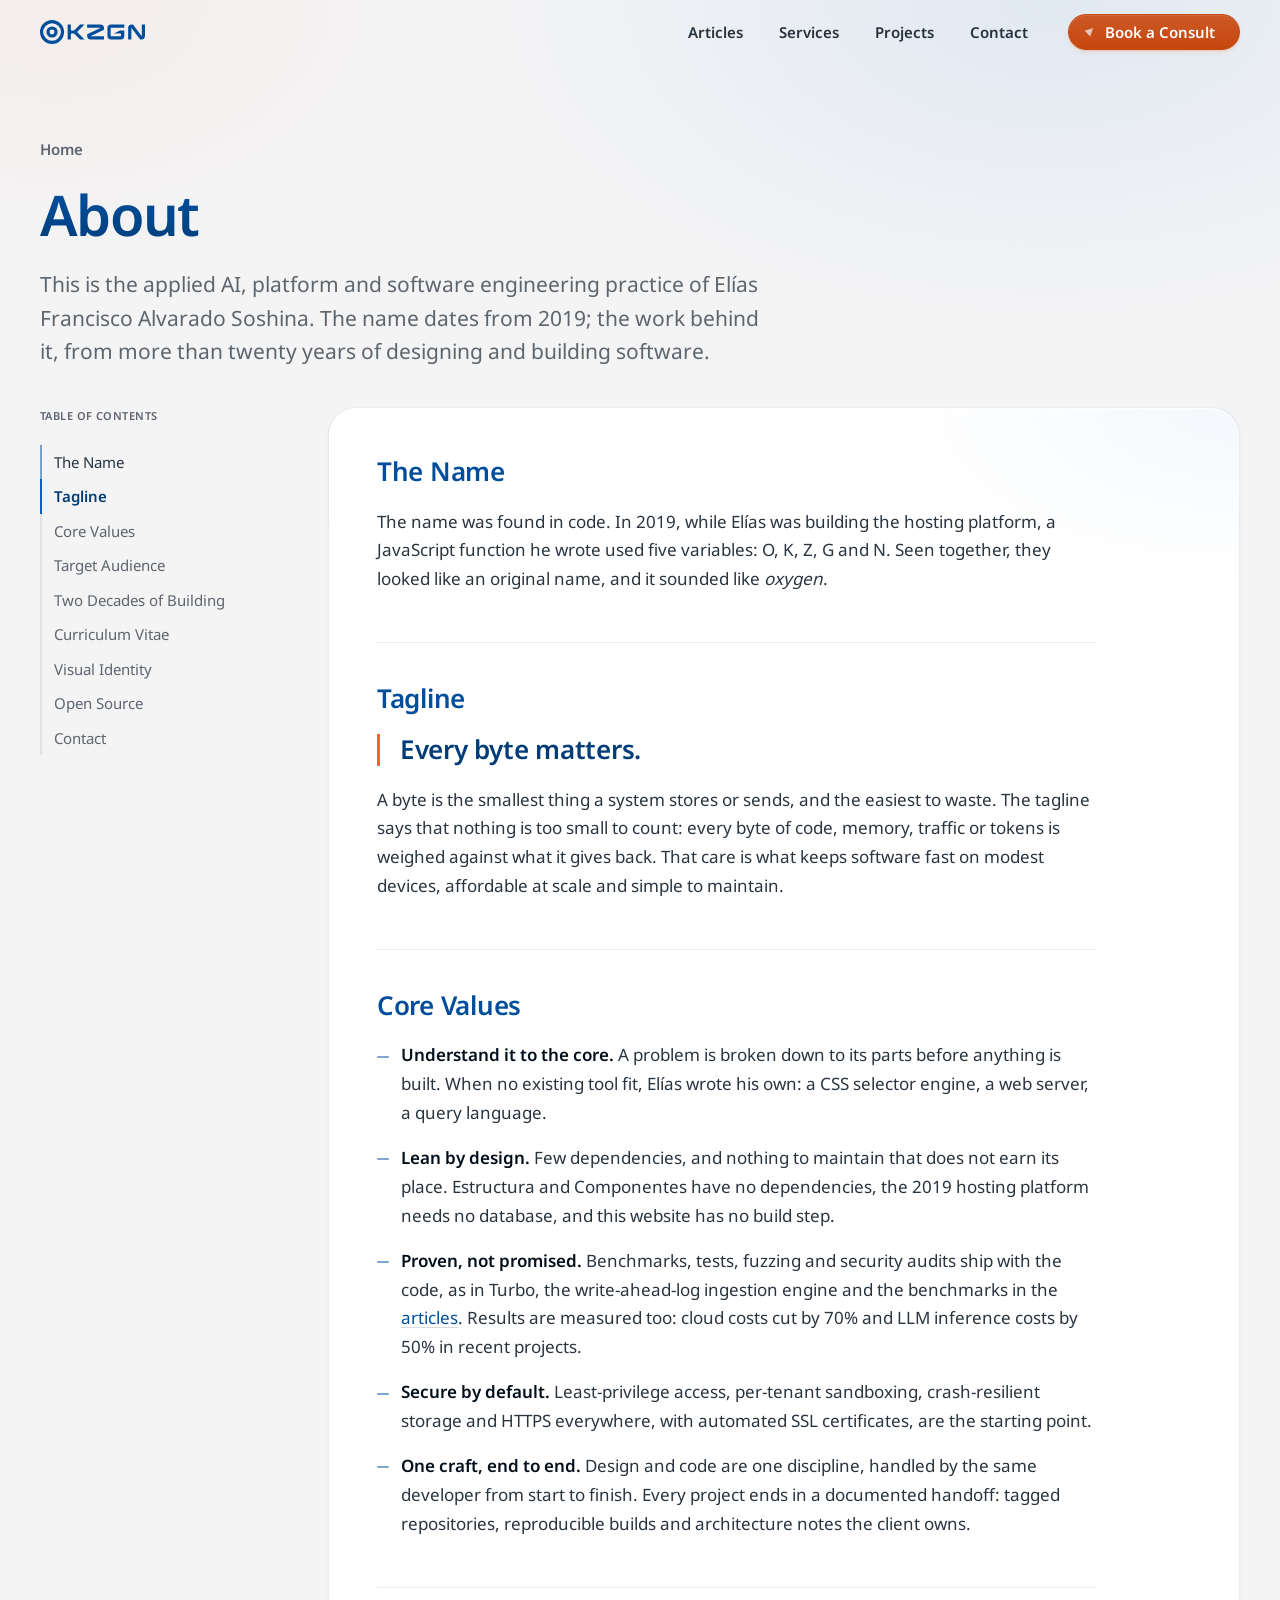
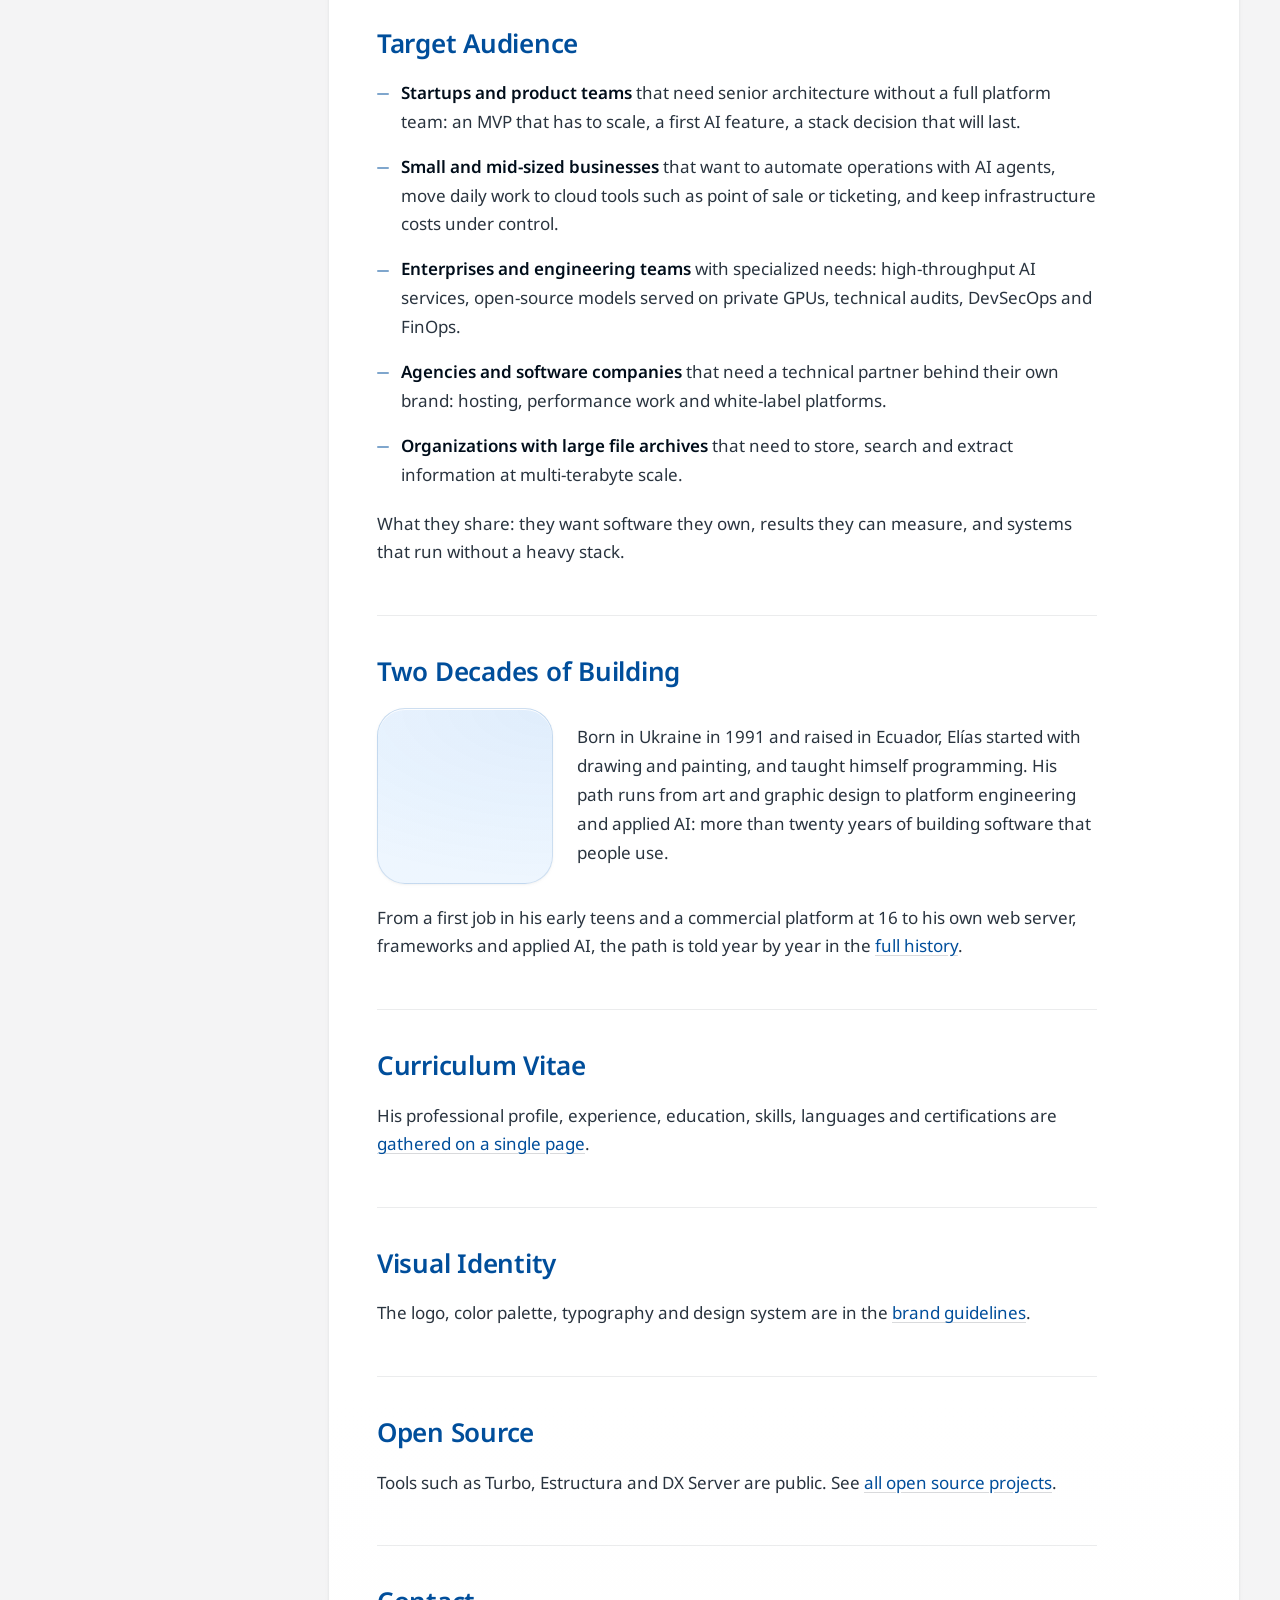
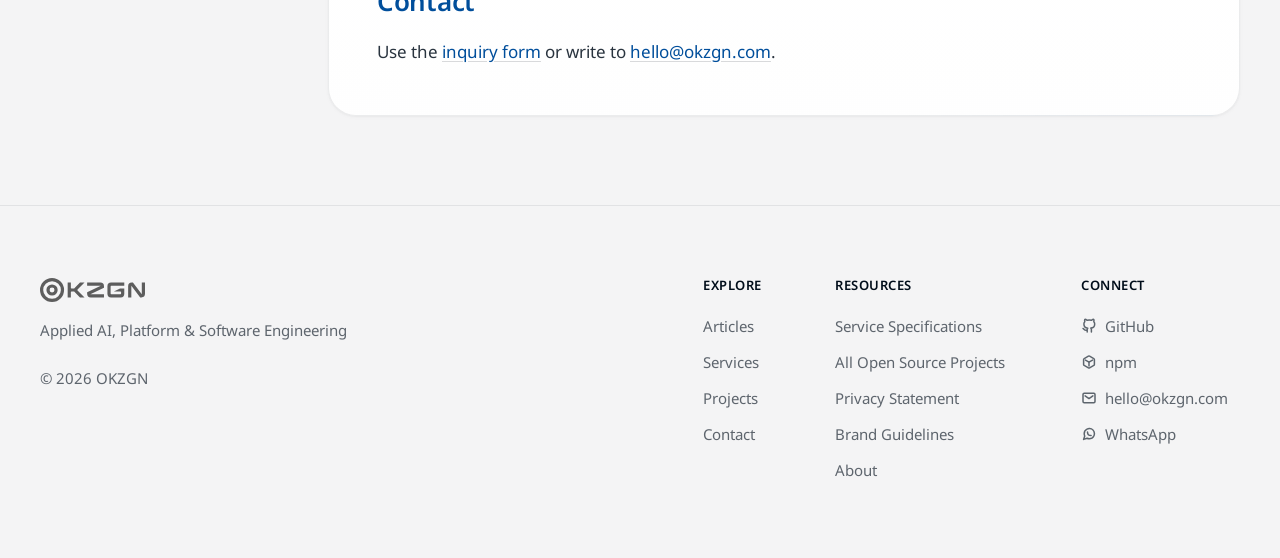
<file: about/index.html>
<!DOCTYPE html>
<html spellcheck="false" lang="en">
<head>
	<meta charset="UTF-8">

	<title>About | OKZGN</title>
	<link rel="icon" href="../icon.png">
	<link rel="apple-touch-icon" href="../icon.png">
	<link rel="canonical" href="https://okzgn.com/about/">

	<meta name="viewport" content="width=device-width, initial-scale=1.0">
	<meta name="description" content="OKZGN, the applied AI, platform and software engineering practice of Elías Francisco Alvarado Soshina: name, tagline, values and target audience, with links to its history, curriculum vitae and brand guidelines.">
	<meta name="robots" content="index, follow, max-image-preview:large">
	<meta name="author" content="OKZGN">

	<meta name="theme-color" content="#f4f4f5" media="(prefers-color-scheme: light)">
	<meta name="theme-color" content="#000d1a" media="(prefers-color-scheme: dark)">

	<meta name="format-detection" content="telephone=no">
	<meta http-equiv="Content-Security-Policy" content="default-src 'self'; img-src 'self'; child-src 'none'; style-src 'self'; script-src 'self'">

	<meta property="og:title" content="About | OKZGN">
	<meta property="og:description" content="OKZGN, the applied AI, platform and software engineering practice of Elías Francisco Alvarado Soshina: name, tagline, values and target audience, with links to its history, curriculum vitae and brand guidelines.">
	<meta property="og:image" content="https://okzgn.com/landscape.png">
	<meta property="og:url" content="https://okzgn.com/about/">
	<meta property="og:site_name" content="OKZGN">
	<meta property="og:type" content="website">
	<meta property="og:locale" content="en_US">

	<meta name="twitter:card" content="summary_large_image">
	<meta name="twitter:title" content="About | OKZGN">
	<meta name="twitter:description" content="OKZGN, the applied AI, platform and software engineering practice of Elías Francisco Alvarado Soshina: name, tagline, values and target audience, with links to its history, curriculum vitae and brand guidelines.">
	<meta name="twitter:image" content="https://okzgn.com/landscape.png">

	<link rel="preload" href="../style_commons.css" as="style">
	<link rel="preload" href="../subpages.css" as="style">

	<link rel="stylesheet" href="../style_commons.css">
	<link rel="stylesheet" href="../subpages.css">
	<link rel="stylesheet" href="style.css">
	<script src="../main_commons.js" defer></script>

	<script type="application/ld+json">
	{
		"@context": "https://schema.org",
		"@type": "AboutPage",
		"mainEntityOfPage": {
			"@type": "WebPage",
			"@id": "https://okzgn.com/about/"
		},
		"headline": "About",
		"description": "OKZGN, the applied AI, platform and software engineering practice of Elías Francisco Alvarado Soshina: name, tagline, values and target audience, with links to its history, curriculum vitae and brand guidelines.",
		"image": "https://okzgn.com/landscape.png",
		"url": "https://okzgn.com/about/",
		"inLanguage": "en",
		"author": {
			"@type": "Person",
			"name": "Elías Francisco Alvarado Soshina",
			"url": "https://okzgn.com",
			"jobTitle": "Senior Software Developer",
			"birthDate": "1991",
			"birthPlace": {
				"@type": "Country",
				"name": "Ukraine"
			},
			"sameAs": [
				"https://github.com/okzgn",
				"https://www.npmjs.com/~elias_a_soshina",
				"https://www.linkedin.com/in/elias-alvarado-soshina",
				"https://platzi.com/p/OKZGN/"
			],
			"hasCredential": [
				{
					"@type": "EducationalOccupationalCredential",
					"name": "Escuela de Desarrollo Web",
					"credentialCategory": "certificate",
					"dateCreated": "2021-01-16",
					"recognizedBy": {
						"@type": "Organization",
						"name": "Platzi",
						"url": "https://platzi.com"
					}
				},
				{
					"@type": "EducationalOccupationalCredential",
					"name": "Escuela de JavaScript",
					"credentialCategory": "certificate",
					"dateCreated": "2021-01",
					"recognizedBy": {
						"@type": "Organization",
						"name": "Platzi",
						"url": "https://platzi.com"
					}
				},
				{
					"@type": "EducationalOccupationalCredential",
					"name": "Desarrollo de Apps con React Native",
					"credentialCategory": "certificate",
					"dateCreated": "2021-01-23",
					"recognizedBy": {
						"@type": "Organization",
						"name": "Platzi",
						"url": "https://platzi.com"
					}
				},
				{
					"@type": "EducationalOccupationalCredential",
					"name": "Desarrollo con Vue.js",
					"credentialCategory": "certificate",
					"dateCreated": "2021-01-24",
					"recognizedBy": {
						"@type": "Organization",
						"name": "Platzi",
						"url": "https://platzi.com"
					}
				},
				{
					"@type": "EducationalOccupationalCredential",
					"name": "Frontend con React.js",
					"credentialCategory": "certificate",
					"dateCreated": "2021-02-03",
					"recognizedBy": {
						"@type": "Organization",
						"name": "Platzi",
						"url": "https://platzi.com"
					}
				},
				{
					"@type": "EducationalOccupationalCredential",
					"name": "Desarrollo Backend con JavaScript",
					"credentialCategory": "certificate",
					"dateCreated": "2021-02-15",
					"recognizedBy": {
						"@type": "Organization",
						"name": "Platzi",
						"url": "https://platzi.com"
					}
				}
			]
		},
		"publisher": {
			"@type": "Organization",
			"name": "OKZGN",
			"url": "https://okzgn.com",
			"foundingDate": "2019",
			"slogan": "Every byte matters.",
			"logo": {
				"@type": "ImageObject",
				"url": "https://okzgn.com/icon.png"
			}
		}
	}
	</script>
</head>
<body>
	<a href="#content" class="cta-button skip-link">Skip to content</a>
	<header class="site-header" data-nosnippet>
		<div class="container site-header-inner">
			<a class="brand" href="/" aria-label="OKZGN home"><img src="../okzgn_logo_desktop.svg" width="315" height="70" alt="OKZGN logotype"></a>
			<nav class="site-nav" id="site-nav" aria-label="Main">
				<a href="/#articles">Articles</a>
				<a href="/#services">Services</a>
				<a href="/#projects">Projects</a>
				<a href="/#contact">Contact</a>
			</nav>
			<a class="cta-button btn-sm site-cta" href="/#contact"><span>Book a Consult</span></a>
			<button class="site-menu-toggle" type="button" aria-expanded="false" aria-controls="site-nav" aria-label="Open navigation"></button>
		</div>
	</header>
	<main id="content" class="page">
		<div class="container page-hero">
			<nav class="breadcrumb" aria-label="Breadcrumb"><a href="/">Home</a></nav>
			<h1 class="main-title display">About</h1>
			<p class="lead">This is the applied AI, platform and software engineering practice of Elías Francisco Alvarado Soshina. The name dates from 2019; the work behind it, from more than twenty years of designing and building software.</p>
		</div>
		<div class="container page-layout">
			<nav class="toc" data-nosnippet aria-label="Table of contents">
				<div class="nav-title" aria-live="polite" aria-atomic="true">Table of Contents</div>
				<button id="menu" type="button" aria-label="Open menu" aria-expanded="false"></button>
				<div class="menu-list"><ol></ol></div>
			</nav>
			<article class="card">
				<div class="paragraphs">
					<h2>The Name</h2>
					<p>The name was found in code. In 2019, while Elías was building the hosting platform, a JavaScript function he wrote used five variables: O, K, Z, G and N. Seen together, they looked like an original name, and it sounded like <i>oxygen</i>.</p>

					<h2>Tagline</h2>
					<p class="about-tagline">Every byte matters.</p>
					<p>A byte is the smallest thing a system stores or sends, and the easiest to waste. The tagline says that nothing is too small to count: every byte of code, memory, traffic or tokens is weighed against what it gives back. That care is what keeps software fast on modest devices, affordable at scale and simple to maintain.</p>

					<h2>Core Values</h2>
					<ul class="lines">
						<li><b>Understand it to the core.</b> A problem is broken down to its parts before anything is built. When no existing tool fit, Elías wrote his own: a CSS selector engine, a web server, a query language.</li>
						<li><b>Lean by design.</b> Few dependencies, and nothing to maintain that does not earn its place. Estructura and Componentes have no dependencies, the 2019 hosting platform needs no database, and this website has no build step.</li>
						<li><b>Proven, not promised.</b> Benchmarks, tests, fuzzing and security audits ship with the code, as in Turbo, the write-ahead-log ingestion engine and the benchmarks in the <a href="/#articles">articles</a>. Results are measured too: cloud costs cut by 70% and LLM inference costs by 50% in recent projects.</li>
						<li><b>Secure by default.</b> Least-privilege access, per-tenant sandboxing, crash-resilient storage and HTTPS everywhere, with automated SSL certificates, are the starting point.</li>
						<li><b>One craft, end to end.</b> Design and code are one discipline, handled by the same developer from start to finish. Every project ends in a documented handoff: tagged repositories, reproducible builds and architecture notes the client owns.</li>
					</ul>

					<h2>Target Audience</h2>
					<ul class="lines">
						<li><b>Startups and product teams</b> that need senior architecture without a full platform team: an MVP that has to scale, a first AI feature, a stack decision that will last.</li>
						<li><b>Small and mid-sized businesses</b> that want to automate operations with AI agents, move daily work to cloud tools such as point of sale or ticketing, and keep infrastructure costs under control.</li>
						<li><b>Enterprises and engineering teams</b> with specialized needs: high-throughput AI services, open-source models served on private GPUs, technical audits, DevSecOps and FinOps.</li>
						<li><b>Agencies and software companies</b> that need a technical partner behind their own brand: hosting, performance work and white-label platforms.</li>
						<li><b>Organizations with large file archives</b> that need to store, search and extract information at multi-terabyte scale.</li>
					</ul>
					<p>What they share: they want software they own, results they can measure, and systems that run without a heavy stack.</p>

					<h2>Two Decades of Building</h2>
					<div class="about-profile">
						<figure class="card card-cool about-portrait">
							<img src="../elias.webp" width="800" height="800" alt="Portrait of Elías Francisco Alvarado Soshina, founder of OKZGN" loading="lazy" decoding="async">
						</figure>
						<p>Born in Ukraine in 1991 and raised in Ecuador, Elías started with drawing and painting, and taught himself programming. His path runs from art and graphic design to platform engineering and applied AI: more than twenty years of building software that people use.</p>
					</div>
					<p>From a first job in his early teens and a commercial platform at 16 to his own web server, frameworks and applied AI, the path is told year by year in the <a href="/about/history/">full history</a>.</p>

					<h2>Curriculum Vitae</h2>
					<p>His professional profile, experience, education, skills, languages and certifications are <a href="/about/cv/">gathered on a single page</a>.</p>

					<h2>Visual Identity</h2>
					<p>The logo, color palette, typography and design system are in the <a href="/about/brand/">brand guidelines</a>.</p>

					<h2>Open Source</h2>
					<p>Tools such as Turbo, Estructura and DX Server are public. See <a href="/projects/all-open-source-projects/">all open source projects</a>.</p>

					<h2>Contact</h2>
					<p>Use the <a href="/#contact">inquiry form</a> or write to <a href="mailto:hello@okzgn.com">hello@okzgn.com</a>.</p>
				</div>
			</article>
		</div>
	</main>

	<footer class="site-footer" data-nosnippet>
		<div class="container">
			<div class="footer-grid">
				<div class="footer-brand">
					<img src="../okzgn_logo_desktop.svg" width="315" height="70" alt="OKZGN logotype" loading="lazy" decoding="async">
					<p>Applied AI, Platform &amp; Software Engineering</p><small>&copy; 2026 OKZGN</small>
				</div>
				<div class="footer-col">
					<h2>Explore</h2>
					<ul role="list">
						<li><a href="/#articles">Articles</a></li>
						<li><a href="/#services">Services</a></li>
						<li><a href="/#projects">Projects</a></li>
						<li><a href="/#contact">Contact</a></li>
					</ul>
				</div>
				<div class="footer-col">
					<h2>Resources</h2>
					<ul role="list">
						<li><a href="/service-specifications/">Service Specifications</a></li>
						<li><a href="/projects/all-open-source-projects/">All Open Source Projects</a></li>
						<li><a href="/privacy/">Privacy Statement</a></li>
						<li><a href="/about/brand/">Brand Guidelines</a></li>
						<li><a href="/about/">About</a></li>
					</ul>
				</div>
				<div class="footer-col">
					<h2>Connect</h2>
					<ul role="list">
						<li><a href="https://github.com/okzgn" target="_blank" rel="noopener noreferrer">GitHub</a></li>
						<li><a href="https://www.npmjs.com/~elias_a_soshina" target="_blank" rel="noopener noreferrer">npm</a></li>
						<li><a href="mailto:hello@okzgn.com">hello@okzgn.com</a></li>
						<li><a href="https://wa.me/593979522180" target="_blank" rel="noopener noreferrer">WhatsApp</a></li>
					</ul>
				</div>
			</div>
		</div>
	</footer>

	<button data-nosnippet id="up" class="round-button" type="button" aria-label="Back to top">
		<svg viewBox="0 0 24 24" width="24" height="24" stroke="currentColor" stroke-width="2" fill="none" stroke-linecap="round" stroke-linejoin="round">
			<line x1="12" y1="19" x2="12" y2="5"></line>
			<polyline points="5 12 12 5 19 12"></polyline>
		</svg>
	</button>

</body>
</html>
</file>
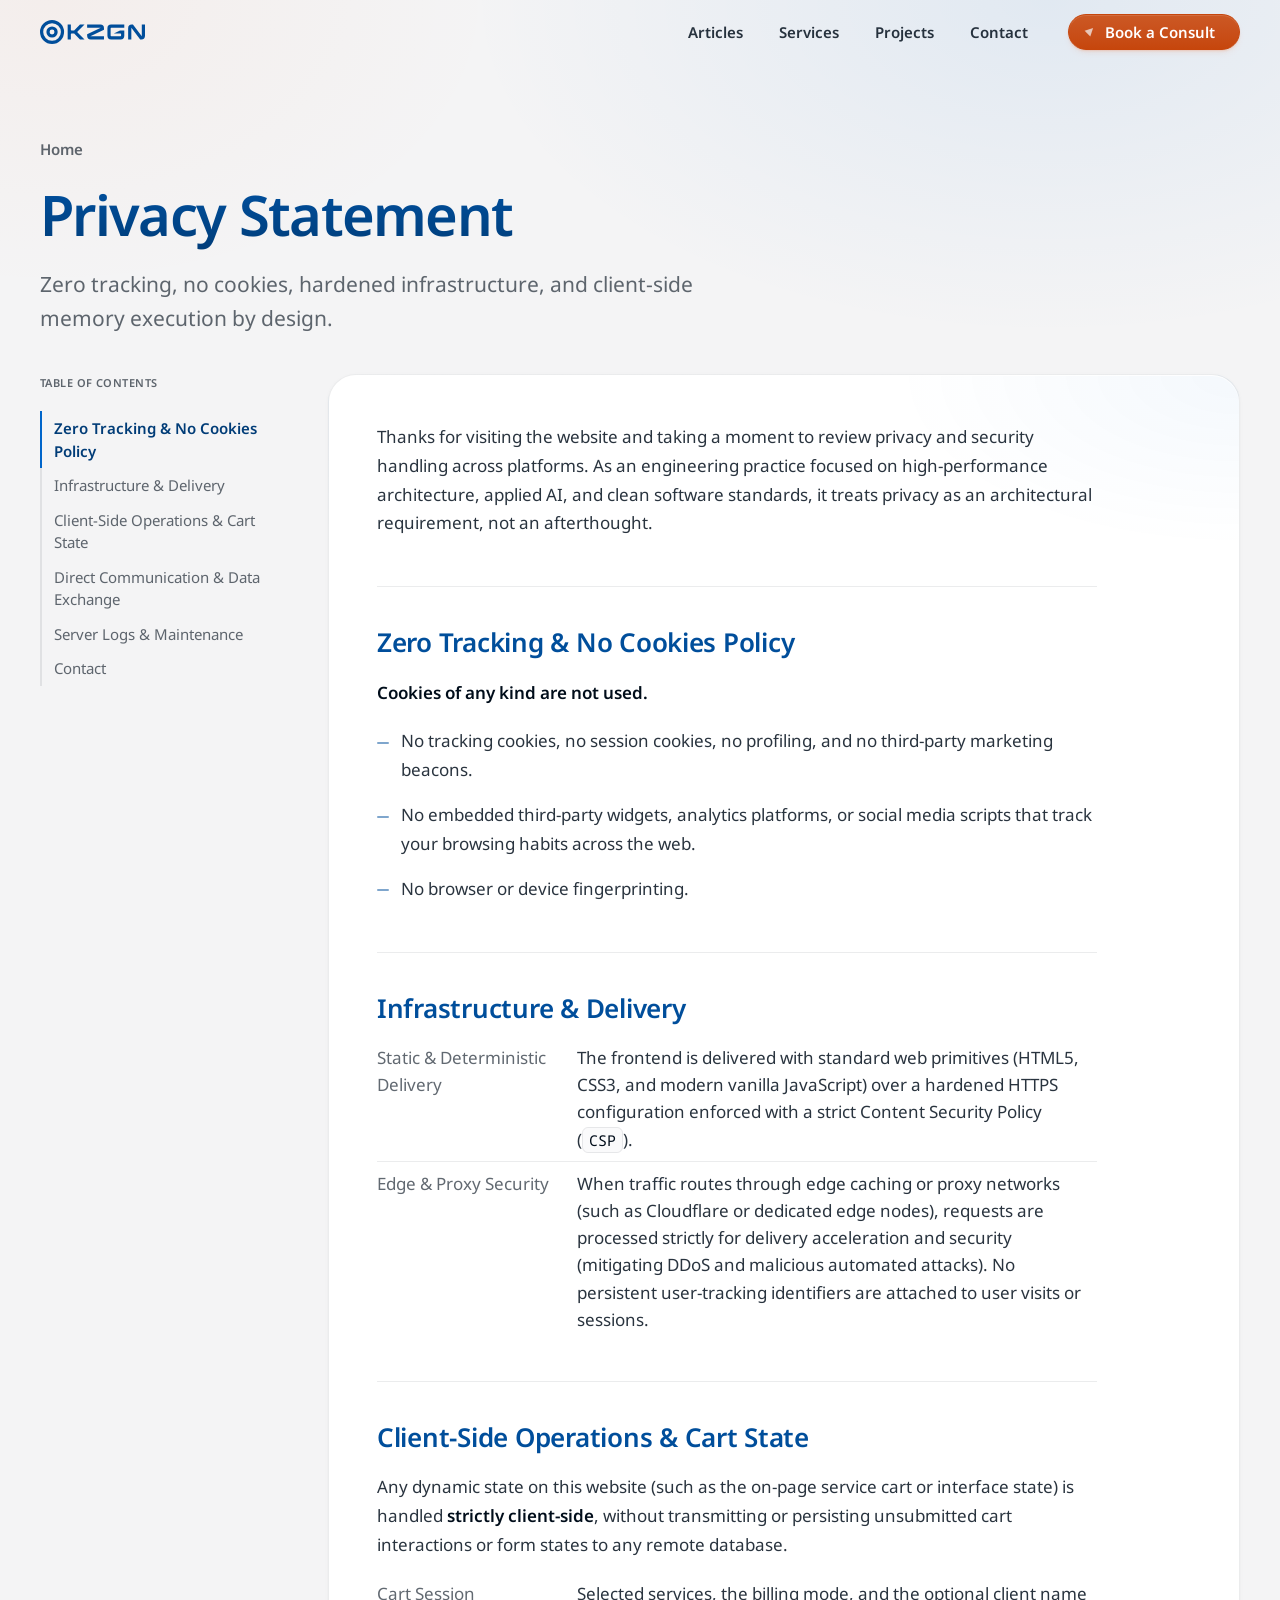
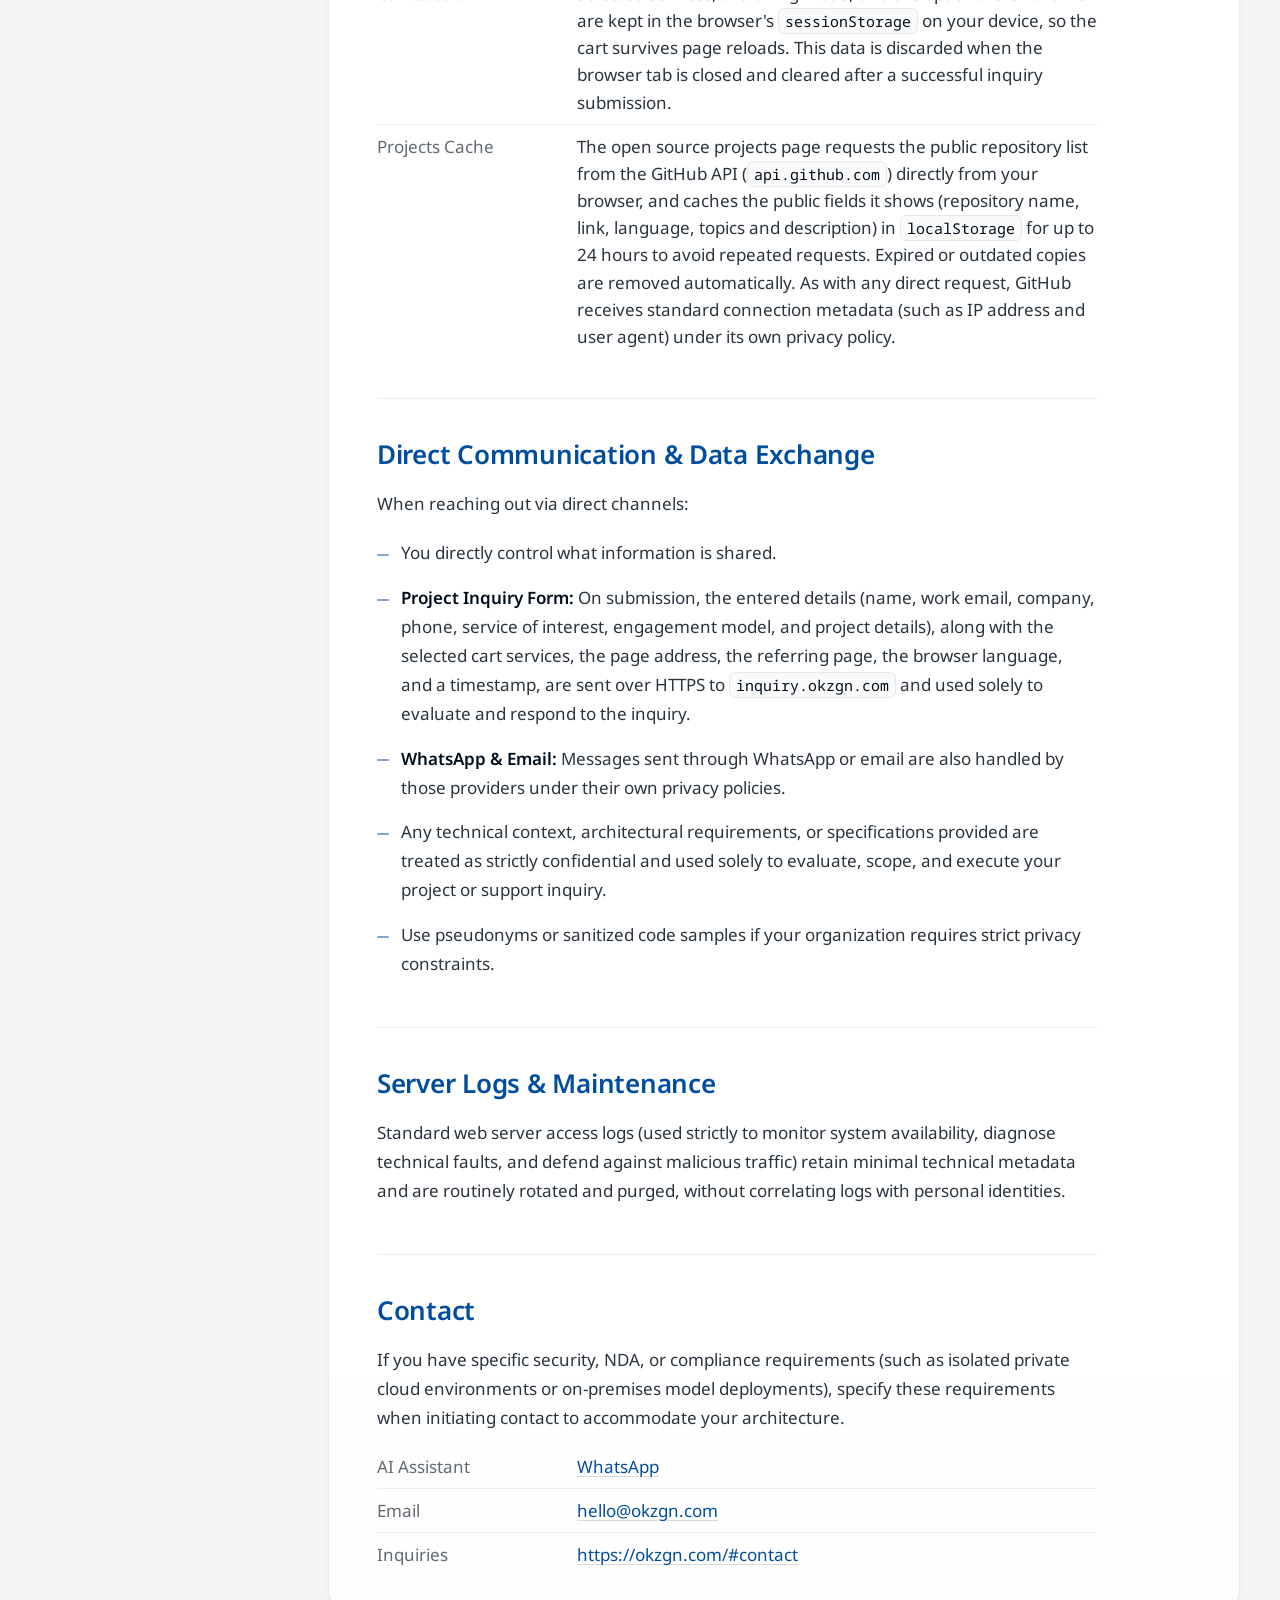
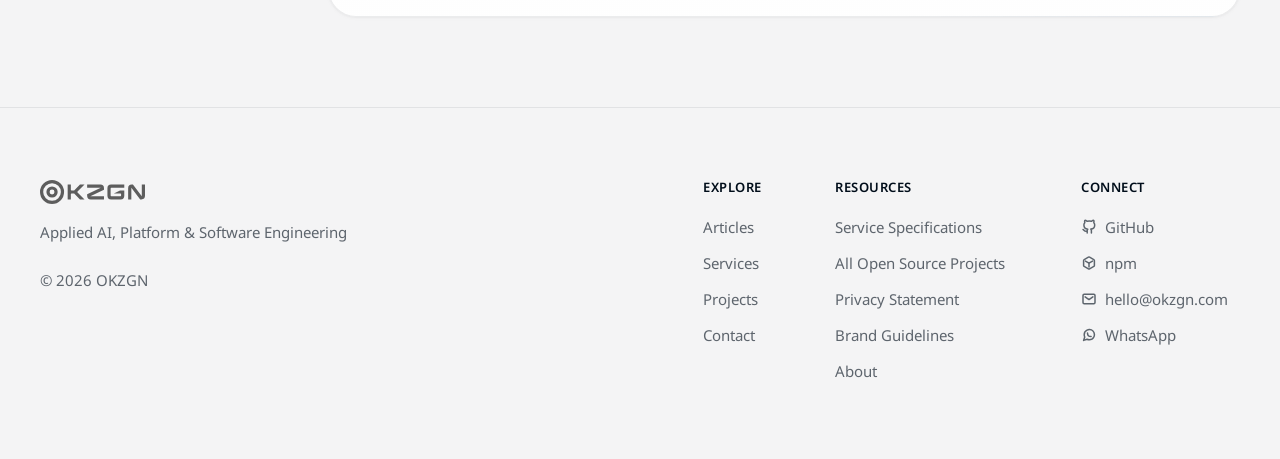
<file: privacy/index.html>
﻿<!DOCTYPE html>
<html spellcheck="false" lang="en">
<head>
	<meta charset="UTF-8">

	<title>Privacy Statement | OKZGN</title>
	<link rel="icon" href="../icon.png">
	<link rel="apple-touch-icon" href="../icon.png">
	<link rel="canonical" href="https://okzgn.com/privacy/">

	<meta name="viewport" content="width=device-width, initial-scale=1.0">
	<meta name="description" content="Zero tracking, no cookies, hardened infrastructure, and client-side memory execution by design.">
	<meta name="robots" content="index, follow, max-image-preview:large">
	<meta name="author" content="OKZGN">

	<meta name="theme-color" content="#f4f4f5" media="(prefers-color-scheme: light)">
	<meta name="theme-color" content="#000d1a" media="(prefers-color-scheme: dark)">

	<meta name="format-detection" content="telephone=no">
	<meta http-equiv="Content-Security-Policy" content="default-src 'self'; img-src 'self'; child-src 'none'; style-src 'self'; script-src 'self'">

	<meta property="og:title" content="Privacy Statement | OKZGN">
	<meta property="og:description" content="Zero tracking, no cookies, hardened infrastructure, and client-side memory execution by design.">
	<meta property="og:image" content="https://okzgn.com/landscape.png">
	<meta property="og:url" content="https://okzgn.com/privacy/">
	<meta property="og:site_name" content="OKZGN">
	<meta property="og:type" content="website">
	<meta property="og:locale" content="en_US">

	<meta name="twitter:card" content="summary_large_image">
	<meta name="twitter:title" content="Privacy Statement | OKZGN">
	<meta name="twitter:description" content="Zero tracking, no cookies, hardened infrastructure, and client-side memory execution by design.">
	<meta name="twitter:image" content="https://okzgn.com/landscape.png">

	<link rel="preload" href="../style_commons.css" as="style">
	<link rel="preload" href="../subpages.css" as="style">

	<link rel="stylesheet" href="../style_commons.css">
	<link rel="stylesheet" href="../subpages.css">
	<script src="../main_commons.js" defer></script>

	<script type="application/ld+json">
	{
		"@context": "https://schema.org",
		"@type": "WebPage",
		"name": "Privacy Statement",
		"headline": "Privacy Statement | OKZGN",
		"description": "Zero tracking, no cookies, hardened infrastructure, and client-side memory execution by design.",
		"url": "https://okzgn.com/privacy/",
		"publisher": {
			"@type": "Organization",
			"name": "OKZGN",
			"url": "https://okzgn.com",
			"logo": {
				"@type": "ImageObject",
				"url": "https://okzgn.com/icon.png"
			}
		}
	}
	</script>
</head>
<body>
	<a href="#content" class="cta-button skip-link">Skip to content</a>
	<header class="site-header" data-nosnippet>
		<div class="container site-header-inner">
			<a class="brand" href="/" aria-label="OKZGN home"><img src="../okzgn_logo_desktop.svg" width="315" height="70" alt="OKZGN logotype"></a>
			<nav class="site-nav" id="site-nav" aria-label="Main">
				<a href="/#articles">Articles</a>
				<a href="/#services">Services</a>
				<a href="/#projects">Projects</a>
				<a href="/#contact">Contact</a>
			</nav>
			<a class="cta-button btn-sm site-cta" href="/#contact"><span>Book a Consult</span></a>
			<button class="site-menu-toggle" type="button" aria-expanded="false" aria-controls="site-nav" aria-label="Open navigation"></button>
		</div>
	</header>
	<main id="content" class="page">
		<div class="container page-hero">
			<nav class="breadcrumb" aria-label="Breadcrumb"><a href="/">Home</a></nav>
			<h1 class="main-title display">Privacy Statement</h1>
			<p class="lead">Zero tracking, no cookies, hardened infrastructure, and client-side memory execution by design.</p>
		</div>
		<div class="container page-layout">
			<nav class="toc" data-nosnippet aria-label="Table of contents">
				<div class="nav-title" aria-live="polite" aria-atomic="true">Table of Contents</div>
				<button id="menu" type="button" aria-label="Open menu" aria-expanded="false"></button>
				<div class="menu-list"><ol></ol></div>
			</nav>
			<article class="card">
				<div class="paragraphs">
					<p>Thanks for visiting the website and taking a moment to review privacy and security handling across platforms. As an engineering practice focused on high-performance architecture, applied AI, and clean software standards, it treats privacy as an architectural requirement, not an afterthought.</p>

					<h2>Zero Tracking & No Cookies Policy</h2>
					<p><b>Cookies of any kind are not used.</b></p>
					<ul class="lines">
						<li>No tracking cookies, no session cookies, no profiling, and no third-party marketing beacons.</li>
						<li>No embedded third-party widgets, analytics platforms, or social media scripts that track your browsing habits across the web.</li>
						<li>No browser or device fingerprinting.</li>
					</ul>

					<h2>Infrastructure & Delivery</h2>
					<dl class="key-values">
						<div><dt>Static & Deterministic Delivery</dt><dd>The frontend is delivered with standard web primitives (HTML5, CSS3, and modern vanilla JavaScript) over a hardened HTTPS configuration enforced with a strict Content Security Policy (<code>CSP</code>).</dd></div>
						<div><dt>Edge & Proxy Security</dt><dd>When traffic routes through edge caching or proxy networks (such as Cloudflare or dedicated edge nodes), requests are processed strictly for delivery acceleration and security (mitigating DDoS and malicious automated attacks). No persistent user-tracking identifiers are attached to user visits or sessions.</dd></div>
					</dl>

					<h2>Client-Side Operations & Cart State</h2>
					<p>Any dynamic state on this website (such as the on-page service cart or interface state) is handled <b>strictly client-side</b>, without transmitting or persisting unsubmitted cart interactions or form states to any remote database.</p>
					<dl class="key-values">
						<div><dt>Cart Session</dt><dd>Selected services, the billing mode, and the optional client name are kept in the browser's <code>sessionStorage</code> on your device, so the cart survives page reloads. This data is discarded when the browser tab is closed and cleared after a successful inquiry submission.</dd></div>
						<div><dt>Projects Cache</dt><dd>The open source projects page requests the public repository list from the GitHub API (<code>api.github.com</code>) directly from your browser, and caches the public fields it shows (repository name, link, language, topics and description) in <code>localStorage</code> for up to 24 hours to avoid repeated requests. Expired or outdated copies are removed automatically. As with any direct request, GitHub receives standard connection metadata (such as IP address and user agent) under its own privacy policy.</dd></div>
					</dl>

					<h2>Direct Communication & Data Exchange</h2>
					<p>When reaching out via direct channels:</p>
					<ul class="lines">
						<li>You directly control what information is shared.</li>
						<li><b>Project Inquiry Form:</b> On submission, the entered details (name, work email, company, phone, service of interest, engagement model, and project details), along with the selected cart services, the page address, the referring page, the browser language, and a timestamp, are sent over HTTPS to <code>inquiry.okzgn.com</code> and used solely to evaluate and respond to the inquiry.</li>
						<li><b>WhatsApp & Email:</b> Messages sent through WhatsApp or email are also handled by those providers under their own privacy policies.</li>
						<li>Any technical context, architectural requirements, or specifications provided are treated as strictly confidential and used solely to evaluate, scope, and execute your project or support inquiry.</li>
						<li>Use pseudonyms or sanitized code samples if your organization requires strict privacy constraints.</li>
					</ul>

					<h2>Server Logs & Maintenance</h2>
					<p>Standard web server access logs (used strictly to monitor system availability, diagnose technical faults, and defend against malicious traffic) retain minimal technical metadata and are routinely rotated and purged, without correlating logs with personal identities.</p>

					<h2>Contact</h2>
					<p>If you have specific security, NDA, or compliance requirements (such as isolated private cloud environments or on-premises model deployments), specify these requirements when initiating contact to accommodate your architecture.</p>
					<dl class="key-values">
						<div><dt>AI Assistant</dt><dd><a href="https://wa.me/593979522180" target="_blank" rel="noopener noreferrer">WhatsApp</a></dd></div>
						<div><dt>Email</dt><dd><a href="mailto:hello@okzgn.com">hello@okzgn.com</a></dd></div>
						<div><dt>Inquiries</dt><dd><a href="https://okzgn.com/#contact">https://okzgn.com/#contact</a></dd></div>
					</dl>
				</div>
			</article>
		</div>
	</main>

	<footer class="site-footer" data-nosnippet>
		<div class="container">
			<div class="footer-grid">
				<div class="footer-brand">
					<img src="../okzgn_logo_desktop.svg" width="315" height="70" alt="OKZGN logotype" loading="lazy" decoding="async">
					<p>Applied AI, Platform &amp; Software Engineering</p><small>&copy; 2026 OKZGN</small>
				</div>
				<div class="footer-col">
					<h2>Explore</h2>
					<ul role="list">
						<li><a href="/#articles">Articles</a></li>
						<li><a href="/#services">Services</a></li>
						<li><a href="/#projects">Projects</a></li>
						<li><a href="/#contact">Contact</a></li>
					</ul>
				</div>
				<div class="footer-col">
					<h2>Resources</h2>
					<ul role="list">
						<li><a href="/service-specifications/">Service Specifications</a></li>
						<li><a href="/projects/all-open-source-projects/">All Open Source Projects</a></li>
						<li><a href="/privacy/">Privacy Statement</a></li>
						<li><a href="/about/brand/">Brand Guidelines</a></li>
						<li><a href="/about/">About</a></li>
					</ul>
				</div>
				<div class="footer-col">
					<h2>Connect</h2>
					<ul role="list">
						<li><a href="https://github.com/okzgn" target="_blank" rel="noopener noreferrer">GitHub</a></li>
						<li><a href="https://www.npmjs.com/~elias_a_soshina" target="_blank" rel="noopener noreferrer">npm</a></li>
						<li><a href="mailto:hello@okzgn.com">hello@okzgn.com</a></li>
						<li><a href="https://wa.me/593979522180" target="_blank" rel="noopener noreferrer">WhatsApp</a></li>
					</ul>
				</div>
			</div>
		</div>
	</footer>

	<button data-nosnippet id="up" class="round-button" type="button" aria-label="Back to top">
		<svg viewBox="0 0 24 24" width="24" height="24" stroke="currentColor" stroke-width="2" fill="none" stroke-linecap="round" stroke-linejoin="round">
			<line x1="12" y1="19" x2="12" y2="5"></line>
			<polyline points="5 12 12 5 19 12"></polyline>
		</svg>
	</button>

</body>
</html>
</file>
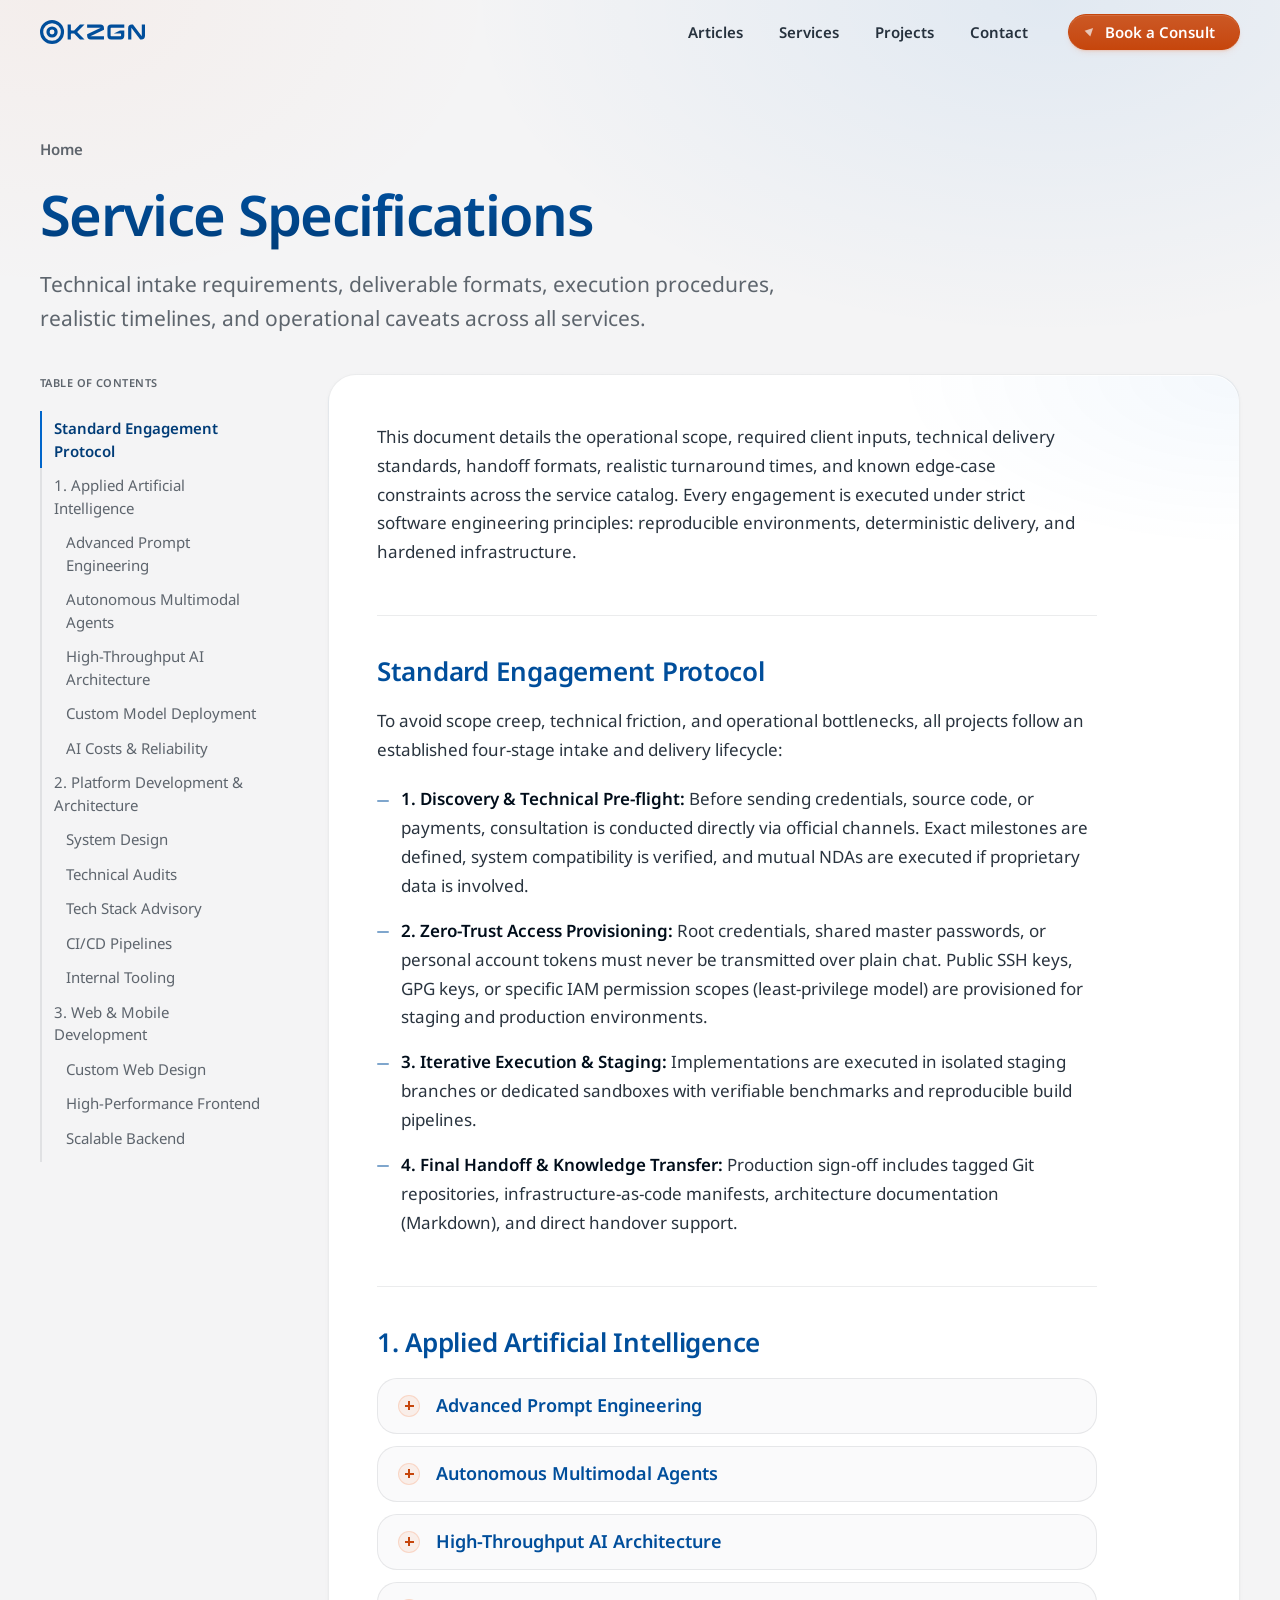
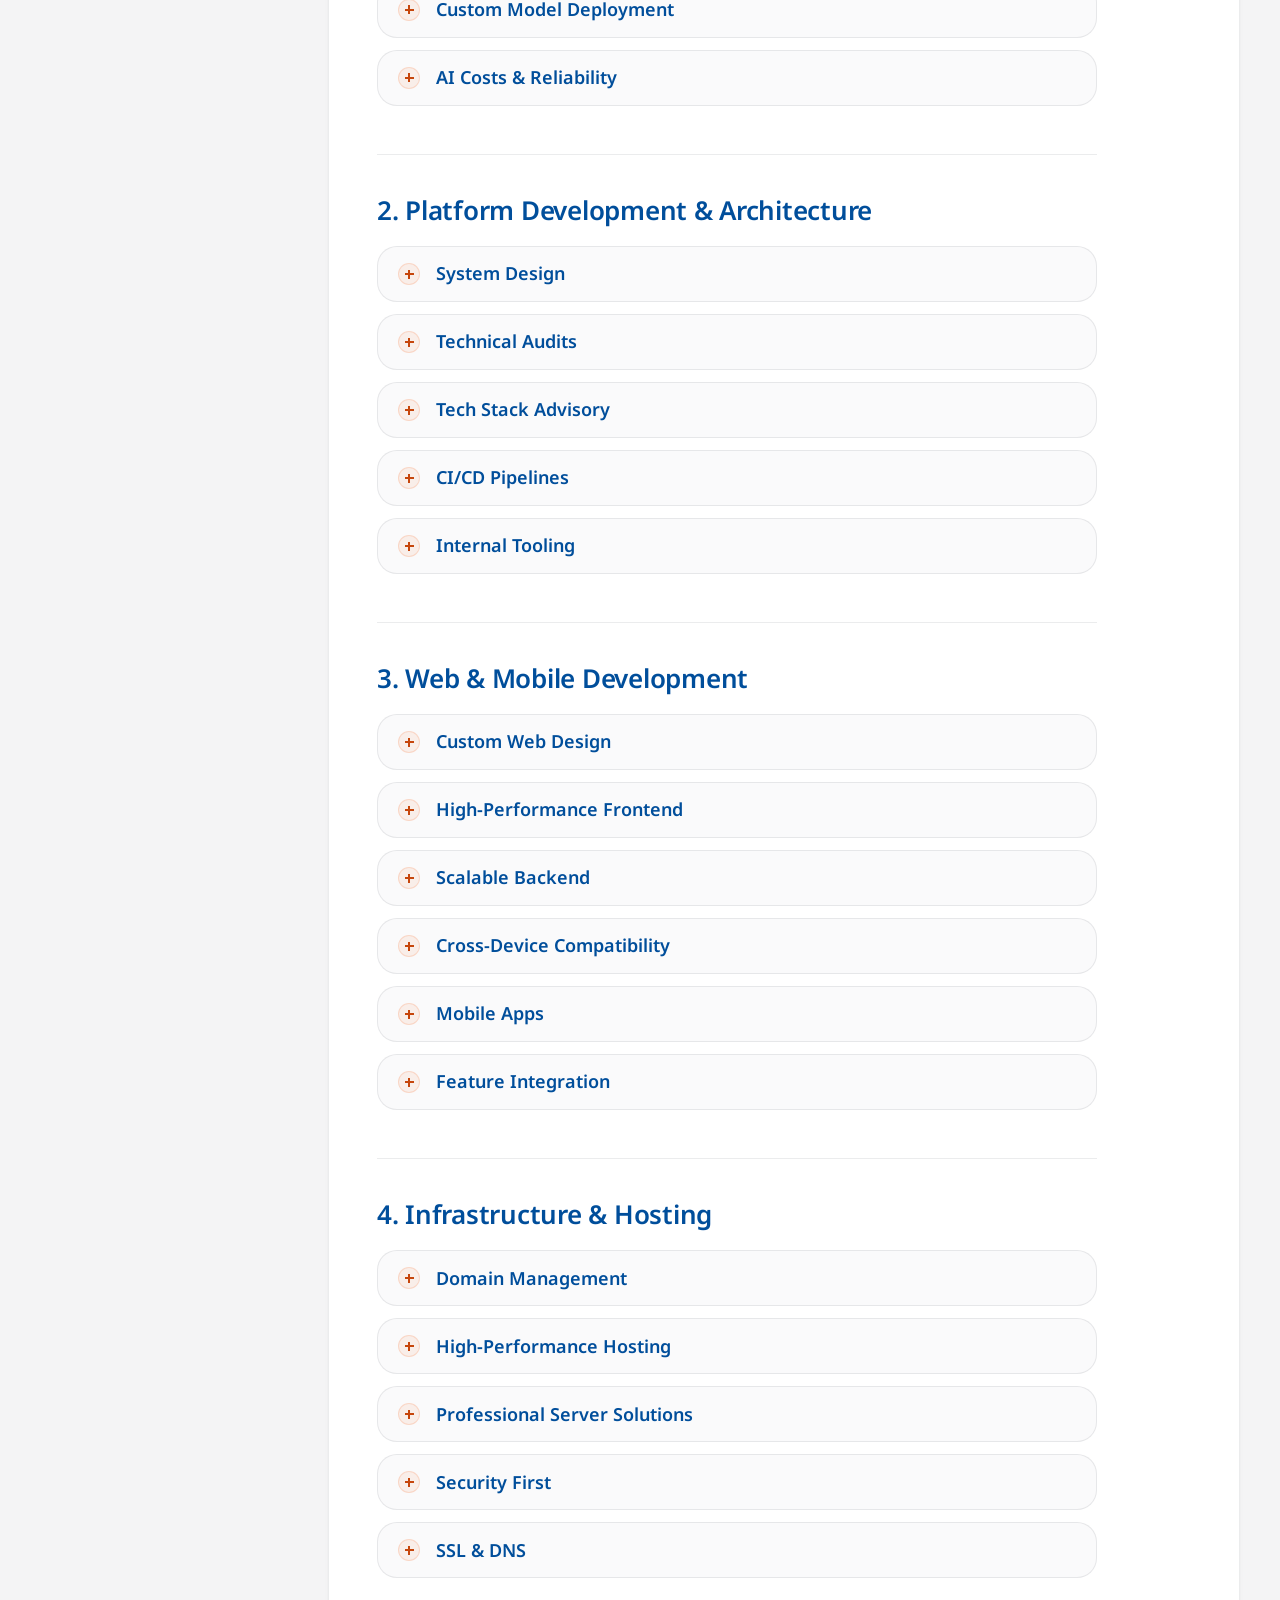
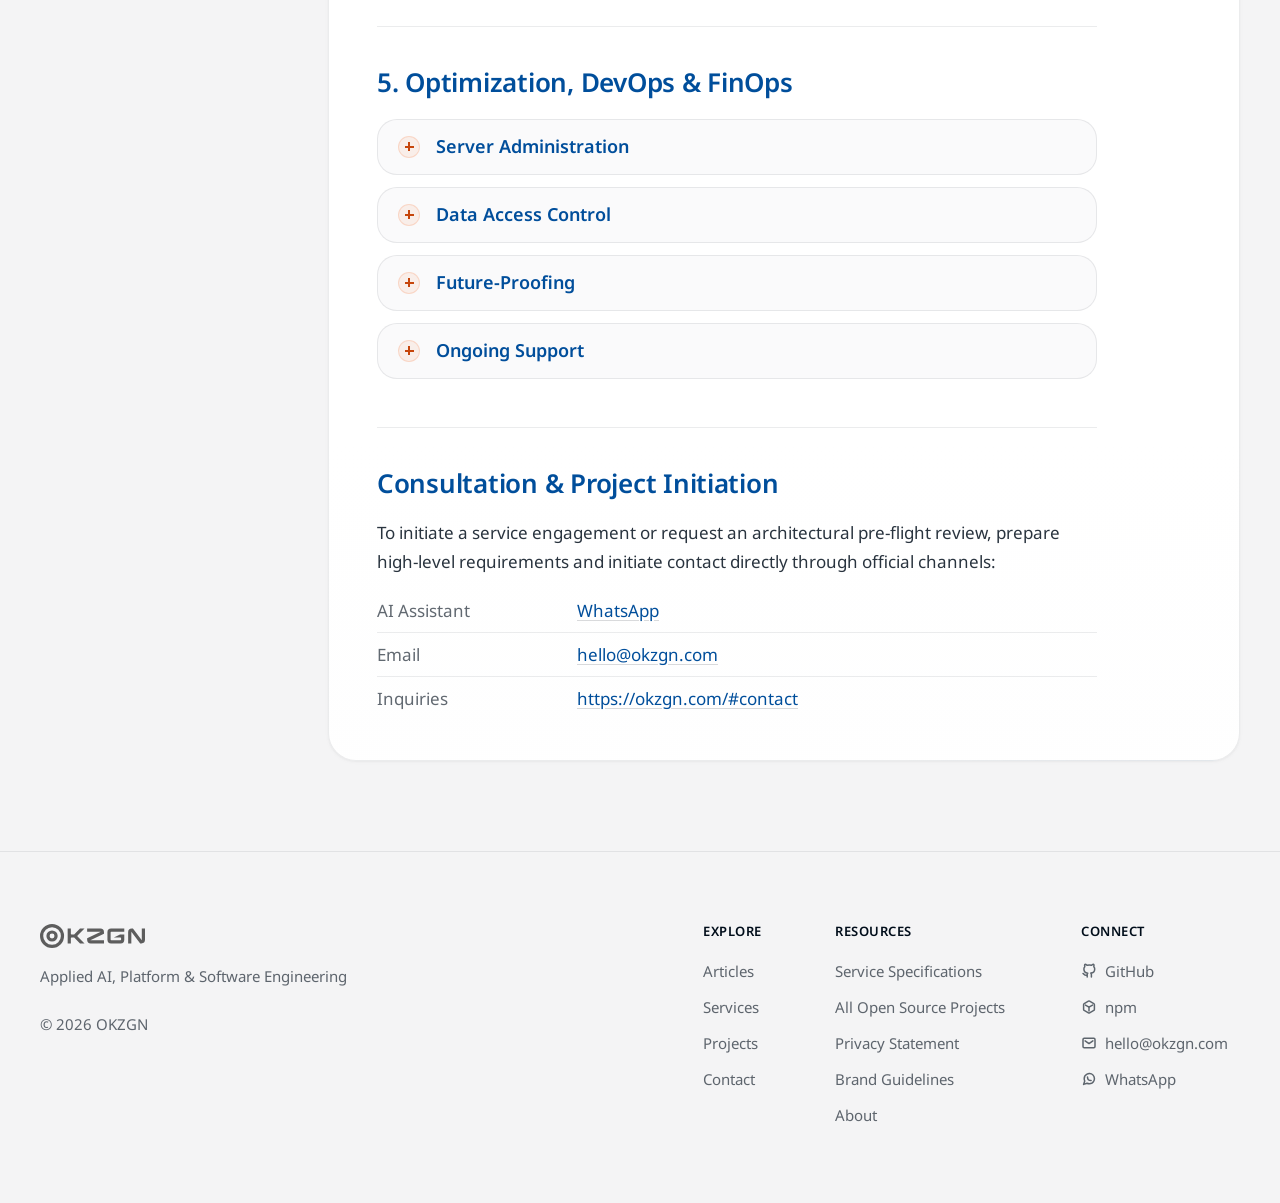
<file: service-specifications/index.html>
﻿<!DOCTYPE html>
<html spellcheck="false" lang="en">
<head>
	<meta charset="UTF-8">
	<title>Service Specifications & Delivery Scope | OKZGN</title>
	<link rel="icon" href="../icon.png">
	<link rel="apple-touch-icon" href="../icon.png">
	<link rel="canonical" href="https://okzgn.com/service-specifications/">

	<meta name="viewport" content="width=device-width, initial-scale=1.0">
	<meta name="description" content="Technical intake requirements, deliverable formats, execution procedures, realistic timelines, and operational caveats across all OKZGN services.">
	<meta name="robots" content="index, follow, max-image-preview:large">
	<meta name="author" content="OKZGN">

	<meta name="theme-color" content="#f4f4f5" media="(prefers-color-scheme: light)">
	<meta name="theme-color" content="#000d1a" media="(prefers-color-scheme: dark)">

	<meta name="format-detection" content="telephone=no">
	<meta http-equiv="Content-Security-Policy" content="default-src 'self'; img-src 'self'; child-src 'none'; style-src 'self'; script-src 'self'">

	<meta property="og:title" content="Service Specifications & Delivery Scope | OKZGN">
	<meta property="og:description" content="Technical intake requirements, deliverable formats, execution procedures, realistic timelines, and operational caveats across all OKZGN services.">
	<meta property="og:image" content="https://okzgn.com/landscape.png">
	<meta property="og:url" content="https://okzgn.com/service-specifications/">
	<meta property="og:site_name" content="OKZGN">
	<meta property="og:type" content="website">
	<meta property="og:locale" content="en_US">

	<meta name="twitter:card" content="summary_large_image">
	<meta name="twitter:title" content="Service Specifications & Delivery Scope | OKZGN">
	<meta name="twitter:description" content="Technical intake requirements, deliverable formats, execution procedures, realistic timelines, and operational caveats across all OKZGN services.">
	<meta name="twitter:image" content="https://okzgn.com/landscape.png">

	<link rel="preload" href="../style_commons.css" as="style">
	<link rel="preload" href="../subpages.css" as="style">

	<link rel="stylesheet" href="../style_commons.css">
	<link rel="stylesheet" href="../subpages.css">
	<link rel="stylesheet" href="style.css">
	<script src="../main_commons.js" defer></script>

	<script type="application/ld+json">
	{
		"@context": "https://schema.org",
		"@type": "WebPage",
		"name": "Service Specifications & Delivery Scope",
		"headline": "Service Specifications & Delivery Scope | OKZGN",
		"description": "Technical intake requirements, deliverable formats, execution procedures, realistic timelines, and operational caveats across all OKZGN services.",
		"url": "https://okzgn.com/service-specifications/",
		"publisher": {
			"@type": "Organization",
			"name": "OKZGN",
			"url": "https://okzgn.com",
			"logo": {
				"@type": "ImageObject",
				"url": "https://okzgn.com/icon.png"
			}
		}
	}
	</script>
</head>
<body>
	<a href="#content" class="cta-button skip-link">Skip to content</a>
	<header class="site-header" data-nosnippet>
		<div class="container site-header-inner">
			<a class="brand" href="/" aria-label="OKZGN home"><img src="../okzgn_logo_desktop.svg" width="315" height="70" alt="OKZGN logotype"></a>
			<nav class="site-nav" id="site-nav" aria-label="Main">
				<a href="/#articles">Articles</a>
				<a href="/#services">Services</a>
				<a href="/#projects">Projects</a>
				<a href="/#contact">Contact</a>
			</nav>
			<a class="cta-button btn-sm site-cta" href="/#contact"><span>Book a Consult</span></a>
			<button class="site-menu-toggle" type="button" aria-expanded="false" aria-controls="site-nav" aria-label="Open navigation"></button>
		</div>
	</header>
	<main id="content" class="page">
		<div class="container page-hero">
			<nav class="breadcrumb" aria-label="Breadcrumb"><a href="/">Home</a></nav>
			<h1 class="main-title display">Service Specifications</h1>
			<p class="lead">Technical intake requirements, deliverable formats, execution procedures, realistic timelines, and operational caveats across all services.</p>
		</div>
		<div class="container page-layout">
			<nav class="toc" data-nosnippet aria-label="Table of contents">
				<div class="nav-title" aria-live="polite" aria-atomic="true">Table of Contents</div>
				<button id="menu" type="button" aria-label="Open menu" aria-expanded="false"></button>
				<div class="menu-list"><ol></ol></div>
			</nav>
			<article class="card">
				<div class="paragraphs">
					<p>This document details the operational scope, required client inputs, technical delivery standards, handoff formats, realistic turnaround times, and known edge-case constraints across the service catalog. Every engagement is executed under strict software engineering principles: reproducible environments, deterministic delivery, and hardened infrastructure.</p>

					<h2>Standard Engagement Protocol</h2>
					<p>To avoid scope creep, technical friction, and operational bottlenecks, all projects follow an established four-stage intake and delivery lifecycle:</p>
					<ul class="lines">
						<li><b>1. Discovery & Technical Pre-flight:</b> Before sending credentials, source code, or payments, consultation is conducted directly via official channels. Exact milestones are defined, system compatibility is verified, and mutual NDAs are executed if proprietary data is involved.</li>
						<li><b>2. Zero-Trust Access Provisioning:</b> Root credentials, shared master passwords, or personal account tokens must never be transmitted over plain chat. Public SSH keys, GPG keys, or specific IAM permission scopes (least-privilege model) are provisioned for staging and production environments.</li>
						<li><b>3. Iterative Execution & Staging:</b> Implementations are executed in isolated staging branches or dedicated sandboxes with verifiable benchmarks and reproducible build pipelines.</li>
						<li><b>4. Final Handoff & Knowledge Transfer:</b> Production sign-off includes tagged Git repositories, infrastructure-as-code manifests, architecture documentation (Markdown), and direct handover support.</li>
					</ul>

					<h2>1. Applied Artificial Intelligence</h2>

					<details class="inset-card">
						<summary class="badge-marker"><h3>Advanced Prompt Engineering</h3></summary>
						<p><b>Scope of Work:</b> Empirical optimization of system prompts, meta-instructions, context windows, and output guardrails to achieve deterministic structure, zero evasion, and high fidelity from foundation LLMs.</p>
						<dl class="key-values">
							<div><dt>Required Client Inputs</dt><dd>Minimum 50–100 real-world input examples with desired ground-truth outputs, failure logs from existing prompts, and target LLM vendor/version constraints (OpenAI, Anthropic, Gemini, Llama).</dd></div>
							<div><dt>Deliverables & Formats</dt><dd>Version-controlled prompt engineering suite (Markdown/YAML files), JSON Schema output definitions, automated eval test harness (Python/TypeScript), and precision benchmark report.</dd></div>
							<div><dt>Contact Point</dt><dd>Schedule a technical intake call with the AI assistant to review edge cases and domain-specific terminology.</dd></div>
							<div><dt>Estimated Timelines</dt><dd>3 to 7 business days depending on dataset volume and heuristic complexity.</dd></div>
							<div><dt>Caveats & Operational Constraints</dt><dd>Upstream foundation model updates by vendors may introduce minor behavioral drift; prompts are tuned against fixed model checkpoints to guarantee stability.</dd></div>
						</dl>
					</details>

					<details class="inset-card">
						<summary class="badge-marker"><h3>Autonomous Multimodal Agents</h3></summary>
						<p><b>Scope of Work:</b> Engineering autonomous task-oriented agents capable of parsing text, PDFs, audio, and visual data, equipped with secure external tool invocation (APIs, databases, headless web browsers).</p>
						<dl class="key-values">
							<div><dt>Required Client Inputs</dt><dd>End-to-end procedural workflow map, sandboxed API credentials for all external tools the agent must invoke, explicit boundary conditions (what the agent is strictly prohibited from doing), and communication channels (WhatsApp, Slack, webhooks).</dd></div>
							<div><dt>Deliverables & Formats</dt><dd>Full agent application source code (Node.js, Python, or Go), containerized deployment setup (Docker), persistent conversational memory layer, and real-time execution audit logs.</dd></div>
							<div><dt>Contact Point</dt><dd>Technical consultation with the AI assistant to specify state-machine states and fallback routing before writing agent runtime code.</dd></div>
							<div><dt>Estimated Timelines</dt><dd>Simple single-tool agents: 5–10 business days. Complex multi-step, multi-agent swarms: 3–6 weeks.</dd></div>
							<div><dt>Caveats & Operational Constraints</dt><dd>Autonomous execution requires strict loop-breaker mechanisms and maximum token budget caps to avoid recursive runaways caused by malformed third-party API payloads.</dd></div>
						</dl>
					</details>

					<details class="inset-card">
						<summary class="badge-marker"><h3>High-Throughput AI Architecture</h3></summary>
						<p><b>Scope of Work:</b> Design and implementation of high-concurrency inference proxies, queuing systems, and asynchronous pipelines designed to handle hundreds or thousands of concurrent model requests without dropping connections.</p>
						<dl class="key-values">
							<div><dt>Required Client Inputs</dt><dd>Peak concurrent user projections (RPS/QPS), payload profiles (average token length, image dimensions), latency SLAs (Time to First Token, total request duration), and cloud/hardware infrastructure budgets.</dd></div>
							<div><dt>Deliverables & Formats</dt><dd>Reverse proxy and worker pool architecture (Go, Redis, RabbitMQ, or Celery), Server-Sent Events (SSE) streaming infrastructure, Locust/k6 benchmark load scripts, and Prometheus/Grafana metric collectors.</dd></div>
							<div><dt>Contact Point</dt><dd>Direct architecture review with platform engineering to evaluate edge vs. centralized compute topology.</dd></div>
							<div><dt>Estimated Timelines</dt><dd>2 to 4 weeks for architecture design, stress testing, and staging rollout.</dd></div>
							<div><dt>Caveats & Operational Constraints</dt><dd>Total system throughput is fundamentally governed by hardware GPU VRAM bounds or external API provider rate limits (TPM/RPM tiers).</dd></div>
						</dl>
					</details>

					<details class="inset-card">
						<summary class="badge-marker"><h3>Custom Model Deployment</h3></summary>
						<p><b>Scope of Work:</b> Production-ready deployment of open-source models (Llama, Mistral, Whisper, Stable Diffusion) on private cloud GPU instances or dedicated bare-metal servers using optimized inference runtimes.</p>
						<dl class="key-values">
							<div><dt>Required Client Inputs</dt><dd>Model identifier (Hugging Face repository or fine-tuned checkpoint weights), target hardware access (AWS EC2, RunPod, Lambda Labs, Hetzner GPU, or on-premises CUDA servers), and internal networking/VPC specifications.</dd></div>
							<div><dt>Deliverables & Formats</dt><dd>Hardened vLLM, TGI, or Triton inference container, OpenAI-compatible HTTP/gRPC endpoint, systemd service units, and automatic warm-up health-check scripts.</dd></div>
							<div><dt>Contact Point</dt><dd>Consult with the AI assistant to calculate exact VRAM sizing, quantization tradeoffs (FP16 vs. AWQ/GPTQ 4-bit), and context window allocation.</dd></div>
							<div><dt>Estimated Timelines</dt><dd>3 to 7 business days per model architecture.</dd></div>
							<div><dt>Caveats & Operational Constraints</dt><dd>Dedicated GPU hardware availability is volatile across public cloud providers; instances must be secured and provisioned prior to contract start.</dd></div>
						</dl>
					</details>

					<details class="inset-card">
						<summary class="badge-marker"><h3>AI Costs & Reliability</h3></summary>
						<p><b>Scope of Work:</b> Implementation of cost-reduction layers, semantic prompt/response caching, fallback routing, and token usage governance to minimize vendor billing while eliminating downstream downtime.</p>
						<dl class="key-values">
							<div><dt>Required Client Inputs</dt><dd>30–60 days of itemized billing records, API gateway request logs, and acceptable quality degradation thresholds for fallback models.</dd></div>
							<div><dt>Deliverables & Formats</dt><dd>Dynamic semantic caching layer (Redis / vector index), dynamic multi-vendor fallback gateway, cost attribution telemetry dashboards, and optimization audit report.</dd></div>
							<div><dt>Contact Point</dt><dd>Share anonymized request/response telemetry to project quantifiable return on investment.</dd></div>
							<div><dt>Estimated Timelines</dt><dd>1 to 2 weeks for audit, proxy deployment, and cache tuning.</dd></div>
							<div><dt>Caveats & Operational Constraints</dt><dd>Semantic cache hit rates are directly correlated with prompt uniformity; high-entropy, completely unique queries bypass cache layers as intended.</dd></div>
						</dl>
					</details>

					<h2>2. Platform Development & Architecture</h2>

					<details class="inset-card">
						<summary class="badge-marker"><h3>System Design</h3></summary>
						<p><b>Scope of Work:</b> Comprehensive engineering planning for distributed systems, event-driven architectures, monolithic modularization, or microservice topologies designed for horizontal scalability.</p>
						<dl class="key-values">
							<div><dt>Required Client Inputs</dt><dd>Business domain model, entity relationship diagrams (if existing), 1–3 year transaction growth targets, and regulatory/data jurisdiction constraints.</dd></div>
							<div><dt>Deliverables & Formats</dt><dd>Formal Architecture Decision Records (ADRs), C4 model architectural diagrams (Context, Container, Component, Code), database schema specifications, and interface contracts (OpenAPI/Protobuf).</dd></div>
							<div><dt>Contact Point</dt><dd>In-depth architectural discovery sessions directly with the AI assistant.</dd></div>
							<div><dt>Estimated Timelines</dt><dd>1 to 3 weeks depending on domain complexity and legacy system coupling.</dd></div>
							<div><dt>Caveats & Operational Constraints</dt><dd>System design delivers engineering blueprints; implementation velocity depends on client team execution or concurrent development contracts.</dd></div>
						</dl>
					</details>

					<details class="inset-card">
						<summary class="badge-marker"><h3>Technical Audits</h3></summary>
						<p><b>Scope of Work:</b> Exhaustive code quality assessment, static security vulnerability scanning, architecture bottleneck diagnosis, and performance profiling across existing applications and cloud infrastructure.</p>
						<dl class="key-values">
							<div><dt>Required Client Inputs</dt><dd>Read-only access to source code repositories (Git), sanitized staging database access, architecture overview documents, and a summary of current pain points or outages.</dd></div>
							<div><dt>Deliverables & Formats</dt><dd>Comprehensive Technical Audit Report (PDF/Markdown) categorizing findings by severity (Critical, High, Medium, Low), concrete code diffs demonstrating fixes, and a prioritized remediation roadmap.</dd></div>
							<div><dt>Contact Point</dt><dd>Transmit repository access via GitHub/GitLab permissions directly to account <code>okzgn</code>.</dd></div>
							<div><dt>Estimated Timelines</dt><dd>3 to 7 business days per codebase (up to 50,000 LOC).</dd></div>
							<div><dt>Caveats & Operational Constraints</dt><dd>Audits identify static flaws and dynamic bottlenecks observable within the staging environment; transient production network faults require live telemetry access.</dd></div>
						</dl>
					</details>

					<details class="inset-card">
						<summary class="badge-marker"><h3>Tech Stack Advisory</h3></summary>
						<p><b>Scope of Work:</b> Strategic evaluation and selection of programming languages, web frameworks, persistence layers, and cloud infrastructure tailored to specific throughput, team talent, and budgetary constraints.</p>
						<dl class="key-values">
							<div><dt>Required Client Inputs</dt><dd>Problem statement, current engineering team skillset matrix, hardware/cloud budget, and anticipated system longevity requirements.</dd></div>
							<div><dt>Deliverables & Formats</dt><dd>Comparative Stack Matrix document detailing performance benchmarks, licensing risks, hiring market viability, and Proof-of-Concept (PoC) starter templates.</dd></div>
							<div><dt>Contact Point</dt><dd>Consult via WhatsApp or schedule a structured consultation call.</dd></div>
							<div><dt>Estimated Timelines</dt><dd>2 to 5 business days.</dd></div>
							<div><dt>Caveats & Operational Constraints</dt><dd>Recommendations prioritize long-term stability and minimal external dependencies over transient developer fads.</dd></div>
						</dl>
					</details>

					<details class="inset-card">
						<summary class="badge-marker"><h3>CI/CD Pipelines</h3></summary>
						<p><b>Scope of Work:</b> Design and implementation of fully automated continuous integration and continuous delivery workflows, incorporating automated testing, linting, security audits, container builds, and zero-downtime deployments.</p>
						<dl class="key-values">
							<div><dt>Required Client Inputs</dt><dd>Repository admin access, deployment target credentials (SSH keys, cloud service account JSON, or container registry tokens), and defined release branching strategy (Gitflow, Trunk-based).</dd></div>
							<div><dt>Deliverables & Formats</dt><dd>Pipeline workflow configuration files (<code>.github/workflows</code>, GitLab CI, or Cloudflare build scripts), Dockerfiles, automated artifact caching, and rollback procedures.</dd></div>
							<div><dt>Contact Point</dt><dd>Review target environment access keys and secrets with the AI assistant before pipeline provisioning.</dd></div>
							<div><dt>Estimated Timelines</dt><dd>3 to 5 business days per application environment pipeline.</dd></div>
							<div><dt>Caveats & Operational Constraints</dt><dd>Build runners hosted on shared public infrastructure may suffer queue delays; self-hosted runners can be configured on dedicated servers upon request.</dd></div>
						</dl>
					</details>

					<details class="inset-card">
						<summary class="badge-marker"><h3>Internal Tooling</h3></summary>
						<p><b>Scope of Work:</b> Development of high-performance developer CLIs, operational consoles, migration scripts, and administrative dashboards engineered to eliminate manual human error and accelerate internal developer velocity.</p>
						<dl class="key-values">
							<div><dt>Required Client Inputs</dt><dd>Detailed description of the manual operational routine, target operating systems (Linux, macOS, Windows), access to internal APIs, and required permission roles.</dd></div>
							<div><dt>Deliverables & Formats</dt><dd>Standalone compiled binaries (Go/Rust), cross-platform executable scripts, internal web admin interface, and comprehensive manual with usage flags.</dd></div>
							<div><dt>Contact Point</dt><dd>Coordinate directly with the engineering lead to clarify CLI interface specifications and flag conventions.</dd></div>
							<div><dt>Estimated Timelines</dt><dd>1 to 3 weeks based on interface scope.</dd></div>
							<div><dt>Caveats & Operational Constraints</dt><dd>CLI tools require local system execution permissions; internal web dashboards must be protected behind corporate VPN or zero-trust access tunnels.</dd></div>
						</dl>
					</details>

					<h2>3. Web & Mobile Development</h2>

					<details class="inset-card">
						<summary class="badge-marker"><h3>Custom Web Design</h3></summary>
						<p><b>Scope of Work:</b> Design of responsive, user-centric interfaces crafted with clean aesthetic hierarchy, accessible color contrast (WCAG 2.1 AA), responsive layouts, and zero CSS framework bloat.</p>
						<dl class="key-values">
							<div><dt>Required Client Inputs</dt><dd>Brand assets (logos in SVG/vector, typography files, color palettes), site structural outline, competitor references, and finalized page copy text.</dd></div>
							<div><dt>Deliverables & Formats</dt><dd>Interactive UI prototypes, design token sheets (CSS variables), optimized SVG icons and illustrations, production-ready style architecture.</dd></div>
							<div><dt>Contact Point</dt><dd>Send visual assets via zip file or secure drive link to the project lead.</dd></div>
							<div><dt>Estimated Timelines</dt><dd>1 to 3 weeks for complete multipage designs.</dd></div>
							<div><dt>Caveats & Operational Constraints</dt><dd>Revisions must occur during the design approval milestone; changes requested after frontend code generation begins may require supplementary hours.</dd></div>
						</dl>
					</details>

					<details class="inset-card">
						<summary class="badge-marker"><h3>High-Performance Frontend</h3></summary>
						<p><b>Scope of Work:</b> Development of lightning-fast web applications using native web standards (HTML5, CSS3, ESNext) or modern reactive frameworks (Angular, React) optimized for perfect Google Core Web Vitals (95+ score).</p>
						<dl class="key-values">
							<div><dt>Required Client Inputs</dt><dd>Approved UI designs (Figma or static specs), target browser support requirements, API endpoints/contracts, and localization dictionary files (if multilingual).</dd></div>
							<div><dt>Deliverables & Formats</dt><dd>Modular, dependency-minimal source code repository, minified production assets, Lighthouse/Core Web Vitals audit verification, and deployment documentation.</dd></div>
							<div><dt>Contact Point</dt><dd>Review frontend state complexity and API contracts with the AI assistant.</dd></div>
							<div><dt>Estimated Timelines</dt><dd>1 to 4 weeks depending on page count and reactive state complexity.</dd></div>
							<div><dt>Caveats & Operational Constraints</dt><dd>Supporting legacy browsers (such as Internet Explorer or outdated iOS Safari versions) requires heavier polyfills that inherently degrade maximum performance metrics.</dd></div>
						</dl>
					</details>

					<details class="inset-card">
						<summary class="badge-marker"><h3>Scalable Backend</h3></summary>
						<p><b>Scope of Work:</b> Engineering resilient server-side architectures, microservices, and APIs (Go, Rust, Node.js, PHP) built to handle variable workloads, concurrent database pooling, and secure transactions.</p>
						<dl class="key-values">
							<div><dt>Required Client Inputs</dt><dd>Functional requirements specification, data domain models, expected concurrent user counts, and external integration requirements.</dd></div>
							<div><dt>Deliverables & Formats</dt><dd>Production server source code, automated unit/integration test suites, database migration scripts, Dockerfile/container specifications, and OpenAPI/Swagger documentation.</dd></div>
							<div><dt>Contact Point</dt><dd>Architectural discovery session to define database selection and API paradigms (REST vs. gRPC).</dd></div>
							<div><dt>Estimated Timelines</dt><dd>2 to 6 weeks for standard application backends.</dd></div>
							<div><dt>Caveats & Operational Constraints</dt><dd>Database queries must be properly indexed to prevent table lockups under peak concurrency; performance under stress requires adequate server hardware provisioning.</dd></div>
						</dl>
					</details>

					<details class="inset-card">
						<summary class="badge-marker"><h3>Cross-Device Compatibility</h3></summary>
						<p><b>Scope of Work:</b> Optimization and refactoring of existing web properties to guarantee consistent visual rendering, responsive layouts, and functional parity across all viewport resolutions and operating systems.</p>
						<dl class="key-values">
							<div><dt>Required Client Inputs</dt><dd>Staging URL or code repository of the existing application, prioritized list of defective viewports or devices, and analytics data regarding user device distribution.</dd></div>
							<div><dt>Deliverables & Formats</dt><dd>Corrected CSS/JS patches, cross-device QA validation report across real hardware, and automated responsive test suites.</dd></div>
							<div><dt>Contact Point</dt><dd>Provide URL and bug documentation directly via WhatsApp or email.</dd></div>
							<div><dt>Estimated Timelines</dt><dd>2 to 5 business days.</dd></div>
							<div><dt>Caveats & Operational Constraints</dt><dd>Mobile OS-specific browser quirks (e.g., dynamic viewport height shifting on iOS Safari address bar collapse) require defensive CSS techniques.</dd></div>
						</dl>
					</details>

					<details class="inset-card">
						<summary class="badge-marker"><h3>Mobile Apps</h3></summary>
						<p><b>Scope of Work:</b> Cross-platform mobile application development (PWA, React Native, Ionic) for iOS and Android, delivering native performance, push notifications, offline persistence, and secure device feature integration.</p>
						<dl class="key-values">
							<div><dt>Required Client Inputs</dt><dd>Apple Developer Program and Google Play Console access, UI/UX designs or wireframes, backend API specifications, and privacy policy URLs for store compliance.</dd></div>
							<div><dt>Deliverables & Formats</dt><dd>Production application source code, signed application bundles (<code>.aab</code> for Android, <code>.ipa</code> for iOS), store asset packages, and automated build scripts.</dd></div>
							<div><dt>Contact Point</dt><dd>In-depth project scoping with the AI assistant to select native vs. hybrid runtime approaches.</dd></div>
							<div><dt>Estimated Timelines</dt><dd>4 to 12 weeks from initial prototype to store deployment.</dd></div>
							<div><dt>Caveats & Operational Constraints</dt><dd>App Store and Google Play review approval cycles are subject to external platform guidelines and may take 3–7 days per submission beyond engineering or operational control.</dd></div>
						</dl>
					</details>

					<details class="inset-card">
						<summary class="badge-marker"><h3>Feature Integration</h3></summary>
						<p><b>Scope of Work:</b> Implementation of targeted platform modules: third-party payment gateways (Stripe, PayPal), authentication flows (OAuth2, Passkeys, JWT), search engines, geolocation/mapping, and database integrations (SQLite, Redis, Cloudflare D1/KV).</p>
						<dl class="key-values">
							<div><dt>Required Client Inputs</dt><dd>Staging codebase access, sandbox/testing API keys for third-party providers, and business logic workflow specifications.</dd></div>
							<div><dt>Deliverables & Formats</dt><dd>Integrated code modules, isolated unit tests covering edge cases, secret configuration documentation, and production cutover verification.</dd></div>
							<div><dt>Contact Point</dt><dd>Discuss integration mechanics and security parameters with the AI assistant.</dd></div>
							<div><dt>Estimated Timelines</dt><dd>3 to 7 business days per standalone feature module.</dd></div>
							<div><dt>Caveats & Operational Constraints</dt><dd>Third-party API outages or deprecated webhook protocols from external vendors fall under the provider's external SLA.</dd></div>
						</dl>
					</details>

					<h2>4. Infrastructure & Hosting</h2>

					<details class="inset-card">
						<summary class="badge-marker"><h3>Domain Management</h3></summary>
						<p><b>Scope of Work:</b> End-to-end domain lifecycle administration: registration, registrar transfers, DNSSEC enforcement, nameserver routing, and enterprise mail authentication records (SPF, DKIM, DMARC).</p>
						<dl class="key-values">
							<div><dt>Required Client Inputs</dt><dd>Registrar access or authorization transfer codes (EPP keys), required mail host destinations, and domain mapping records.</dd></div>
							<div><dt>Deliverables & Formats</dt><dd>Fully configured DNS zone file, verified DNSSEC cryptographic signing, 100% email deliverability test score (SPF/DKIM/DMARC pass), and renewal calendar.</dd></div>
							<div><dt>Contact Point</dt><dd>Provide temporary delegated registrar access directly to the AI assistant.</dd></div>
							<div><dt>Estimated Timelines</dt><dd>DNS configuration: 1–2 hours. Global root DNS propagation: up to 24–48 hours depending on registry TTL.</dd></div>
							<div><dt>Caveats & Operational Constraints</dt><dd>Registrar domain transfer locks and mandatory 60-day ICANN post-registration holds cannot be bypassed.</dd></div>
						</dl>
					</details>

					<details class="inset-card">
						<summary class="badge-marker"><h3>High-Performance Hosting</h3></summary>
						<p><b>Scope of Work:</b> Provisioning and operational tuning of bare-metal and dedicated VPS instances engineered for zero-overhead, sub-50ms server response times (TTFB), and hardened Linux environments.</p>
						<dl class="key-values">
							<div><dt>Required Client Inputs</dt><dd>Web application technology stack, projected monthly unique visitors, geographic distribution of traffic, and raw database storage sizing.</dd></div>
							<div><dt>Deliverables & Formats</dt><dd>Dedicated server environment, custom web server config (Nginx/Turbo/Caddy), automated database backup pipelines, and server health monitoring hooks.</dd></div>
							<div><dt>Contact Point</dt><dd>Contact the AI assistant to calculate memory, NVMe disk, and compute core allocations.</dd></div>
							<div><dt>Estimated Timelines</dt><dd>1 to 3 business days for full server provisioning and migration.</dd></div>
							<div><dt>Caveats & Operational Constraints</dt><dd>Hardware configurations require scheduled maintenance windows for kernel updates, coordinated during off-peak traffic hours.</dd></div>
						</dl>
					</details>

					<details class="inset-card">
						<summary class="badge-marker"><h3>Professional Server Solutions</h3></summary>
						<p><b>Scope of Work:</b> Enterprise cloud infrastructure architecture on AWS, GCP, Azure, Hetzner, or private data centers, including Virtual Private Clouds (VPC), private subnets, bastion gateways, and automated elasticity.</p>
						<dl class="key-values">
							<div><dt>Required Client Inputs</dt><dd>Cloud provider account root/organization access, budget constraints, security compliance mandates (HIPAA, SOC 2, GDPR), and architectural topology requirements.</dd></div>
							<div><dt>Deliverables & Formats</dt><dd>Infrastructure as Code (Terraform or OpenTofu scripts), network topology diagrams, automated backup replication systems, and environment access credentials.</dd></div>
							<div><dt>Contact Point</dt><dd>Direct engineering consultation to review infrastructure cost modeling and high-availability architecture.</dd></div>
							<div><dt>Estimated Timelines</dt><dd>1 to 3 weeks for full cloud infrastructure provisioning.</dd></div>
							<div><dt>Caveats & Operational Constraints</dt><dd>Cloud platform service quotas (e.g., initial vCPU limits on new AWS/GCP accounts) require advance provider ticket requests.</dd></div>
						</dl>
					</details>

					<details class="inset-card">
						<summary class="badge-marker"><h3>Security First</h3></summary>
						<p><b>Scope of Work:</b> Defense-in-depth platform hardening: Web Application Firewall (WAF) deployment, automated DDoS mitigation, brute-force IP throttling (Fail2ban/iptables), and remediation of top OWASP vulnerabilities.</p>
						<dl class="key-values">
							<div><dt>Required Client Inputs</dt><dd>Target domain names, server IP addresses, ingress traffic schemas, and list of any known prior security incidents or ongoing attack vectors.</dd></div>
							<div><dt>Deliverables & Formats</dt><dd>Hardened firewall rulesets, edge proxy WAF configuration, rate-limiting rules, SSL/TLS cipher suites (A+ SSL Labs rating), and post-hardening penetration verification report.</dd></div>
							<div><dt>Contact Point</dt><dd>Urgent or active incident remediation must be signaled immediately via WhatsApp for expedited triage.</dd></div>
							<div><dt>Estimated Timelines</dt><dd>Standard hardening: 2–5 business days. Emergency DDoS mitigation: deployment within hours.</dd></div>
							<div><dt>Caveats & Operational Constraints</dt><dd>Aggressive WAF rules require an initial 24–48 hour passive observation mode to eliminate false-positive blocks on legitimate user API calls.</dd></div>
						</dl>
					</details>

					<details class="inset-card">
						<summary class="badge-marker"><h3>SSL & DNS</h3></summary>
						<p><b>Scope of Work:</b> Enterprise TLS/SSL certificate lifecycle automation, wildcard certificate deployments, HSTS preloading, and ultra-low-latency Anycast DNS architecture.</p>
						<dl class="key-values">
							<div><dt>Required Client Inputs</dt><dd>DNS control panel credentials or zone delegation authority, list of all apex domains and subdomains requiring encryption.</dd></div>
							<div><dt>Deliverables & Formats</dt><dd>Automated ACME certificate issuance scripts (Let's Encrypt / ZeroSSL), auto-renewing systemd timers, HSTS configuration, and zero-downtime DNS routing.</dd></div>
							<div><dt>Contact Point</dt><dd>Transmit domain access securely to the AI assistant.</dd></div>
							<div><dt>Estimated Timelines</dt><dd>1 business day.</dd></div>
							<div><dt>Caveats & Operational Constraints</dt><dd>ACME certificate issuance relies on public CA verification challenges; rapid consecutive failed renewals can trigger temporary 168-hour Let's Encrypt rate limits.</dd></div>
						</dl>
					</details>

					<h2>5. Optimization, DevOps & FinOps</h2>

					<details class="inset-card">
						<summary class="badge-marker"><h3>Server Administration</h3></summary>
						<p><b>Scope of Work:</b> Continuous systems administration for Linux distributions (Debian, Ubuntu, AlmaLinux, Alpine), managing kernel parameters, daemon process control, container orchestration, and automated storage snapshots.</p>
						<dl class="key-values">
							<div><dt>Required Client Inputs</dt><dd>Dedicated SSH access with sudo privileges (public key only), server hardware provider panel access, and an inventory of all hosted background processes.</dd></div>
							<div><dt>Deliverables & Formats</dt><dd>Monthly administrative maintenance log, system security patch reports, automated disk cleanup cron jobs, and direct incident response SLA.</dd></div>
							<div><dt>Contact Point</dt><dd>Assign dedicated server permissions to the AI assistant.</dd></div>
							<div><dt>Estimated Timelines</dt><dd>Initial server audit and stabilization: 2–4 business days. Ongoing retainer execution on a monthly recurring basis.</dd></div>
							<div><dt>Caveats & Operational Constraints</dt><dd>Unpatched legacy software with broken package dependencies may require recompilation or container encapsulation to avoid breaking changes during OS updates.</dd></div>
						</dl>
					</details>

					<details class="inset-card">
						<summary class="badge-marker"><h3>Data Access Control</h3></summary>
						<p><b>Scope of Work:</b> Implementation of strict Identity and Access Management (IAM), Role-Based Access Control (RBAC), SSH key rotation pipelines, zero-trust overlay networks (WireGuard/Tailscale), and internal audit trails.</p>
						<dl class="key-values">
							<div><dt>Required Client Inputs</dt><dd>Personnel roster, required organizational permission tiers, list of sensitive production resources, and corporate email authentication domains.</dd></div>
							<div><dt>Deliverables & Formats</dt><dd>Configured IAM policies, private WireGuard VPN mesh configuration, audit logging pipeline, and access governance documentation.</dd></div>
							<div><dt>Contact Point</dt><dd>Consult with the AI assistant to establish organizational permission hierarchies.</dd></div>
							<div><dt>Estimated Timelines</dt><dd>3 to 7 business days.</dd></div>
							<div><dt>Caveats & Operational Constraints</dt><dd>Transitioning to least-privilege access requires strict compliance from internal staff; temporary exceptions must be revoked through automated expiry timers.</dd></div>
						</dl>
					</details>

					<details class="inset-card">
						<summary class="badge-marker"><h3>Future-Proofing</h3></summary>
						<p><b>Scope of Work:</b> Systematic refactoring of legacy codebases, modernization of outdated runtimes, and migration of monolithic components to modern, cost-efficient, or serverless architectures without business interruption.</p>
						<dl class="key-values">
							<div><dt>Required Client Inputs</dt><dd>Legacy source code, historical architecture documentation, test coverage reports (if existing), and defined business goals for the migration.</dd></div>
							<div><dt>Deliverables & Formats</dt><dd>Modernized source code repository, automated test suites verifying functional parity, containerized legacy transition layers, and step-by-step rollout plan.</dd></div>
							<div><dt>Contact Point</dt><dd>Deep technical discovery to map legacy dependencies and third-party lock-ins.</dd></div>
							<div><dt>Estimated Timelines</dt><dd>2 to 8 weeks depending on codebase scale and technical debt.</dd></div>
							<div><dt>Caveats & Operational Constraints</dt><dd>Legacy systems often contain undocumented business rules embedded in edge-case code; thorough integration testing is required before traffic cutover.</dd></div>
						</dl>
					</details>

					<details class="inset-card">
						<summary class="badge-marker"><h3>Ongoing Support</h3></summary>
						<p><b>Scope of Work:</b> Retainer-based engineering support, proactive infrastructure monitoring, guaranteed incident triage SLA, minor feature enhancements, and continuous architectural consultation.</p>
						<dl class="key-values">
							<div><dt>Required Client Inputs</dt><dd>Designated internal technical representative, access to internal communications (WhatsApp group, Slack, or email), and active production environment credentials.</dd></div>
							<div><dt>Deliverables & Formats</dt><dd>Guaranteed priority response time, monthly hours accounting statement, ongoing codebase updates, and direct access to the AI assistant.</dd></div>
							<div><dt>Contact Point</dt><dd>Engage directly via WhatsApp or email under your active retainer agreement.</dd></div>
							<div><dt>Estimated Timelines</dt><dd>Priority response within agreed SLA window (typically under 2 hours for critical incidents).</dd></div>
							<div><dt>Caveats & Operational Constraints</dt><dd>Requests outside the allocated monthly retainer hours are billed at the standard On Demand hourly rate upon explicit client approval.</dd></div>
						</dl>
					</details>

					<h2>Consultation & Project Initiation</h2>
					<p>To initiate a service engagement or request an architectural pre-flight review, prepare high-level requirements and initiate contact directly through official channels:</p>
					<dl class="key-values">
						<div><dt>AI Assistant</dt><dd><a href="https://wa.me/593979522180" target="_blank" rel="noopener noreferrer">WhatsApp</a></dd></div>
						<div><dt>Email</dt><dd><a href="mailto:hello@okzgn.com">hello@okzgn.com</a></dd></div>
						<div><dt>Inquiries</dt><dd><a href="https://okzgn.com/#contact">https://okzgn.com/#contact</a></dd></div>
					</dl>
				</div>
			</article>
		</div>
	</main>

	<footer class="site-footer" data-nosnippet>
		<div class="container">
			<div class="footer-grid">
				<div class="footer-brand">
					<img src="../okzgn_logo_desktop.svg" width="315" height="70" alt="OKZGN logotype" loading="lazy" decoding="async">
					<p>Applied AI, Platform &amp; Software Engineering</p><small>&copy; 2026 OKZGN</small>
				</div>
				<div class="footer-col">
					<h2>Explore</h2>
					<ul role="list">
						<li><a href="/#articles">Articles</a></li>
						<li><a href="/#services">Services</a></li>
						<li><a href="/#projects">Projects</a></li>
						<li><a href="/#contact">Contact</a></li>
					</ul>
				</div>
				<div class="footer-col">
					<h2>Resources</h2>
					<ul role="list">
						<li><a href="/service-specifications/">Service Specifications</a></li>
						<li><a href="/projects/all-open-source-projects/">All Open Source Projects</a></li>
						<li><a href="/privacy/">Privacy Statement</a></li>
						<li><a href="/about/brand/">Brand Guidelines</a></li>
						<li><a href="/about/">About</a></li>
					</ul>
				</div>
				<div class="footer-col">
					<h2>Connect</h2>
					<ul role="list">
						<li><a href="https://github.com/okzgn" target="_blank" rel="noopener noreferrer">GitHub</a></li>
						<li><a href="https://www.npmjs.com/~elias_a_soshina" target="_blank" rel="noopener noreferrer">npm</a></li>
						<li><a href="mailto:hello@okzgn.com">hello@okzgn.com</a></li>
						<li><a href="https://wa.me/593979522180" target="_blank" rel="noopener noreferrer">WhatsApp</a></li>
					</ul>
				</div>
			</div>
		</div>
	</footer>

	<button data-nosnippet id="up" class="round-button" type="button" aria-label="Back to top">
		<svg viewBox="0 0 24 24" width="24" height="24" stroke="currentColor" stroke-width="2" fill="none" stroke-linecap="round" stroke-linejoin="round">
			<line x1="12" y1="19" x2="12" y2="5"></line>
			<polyline points="5 12 12 5 19 12"></polyline>
		</svg>
	</button>

</body>
</html>
</file>
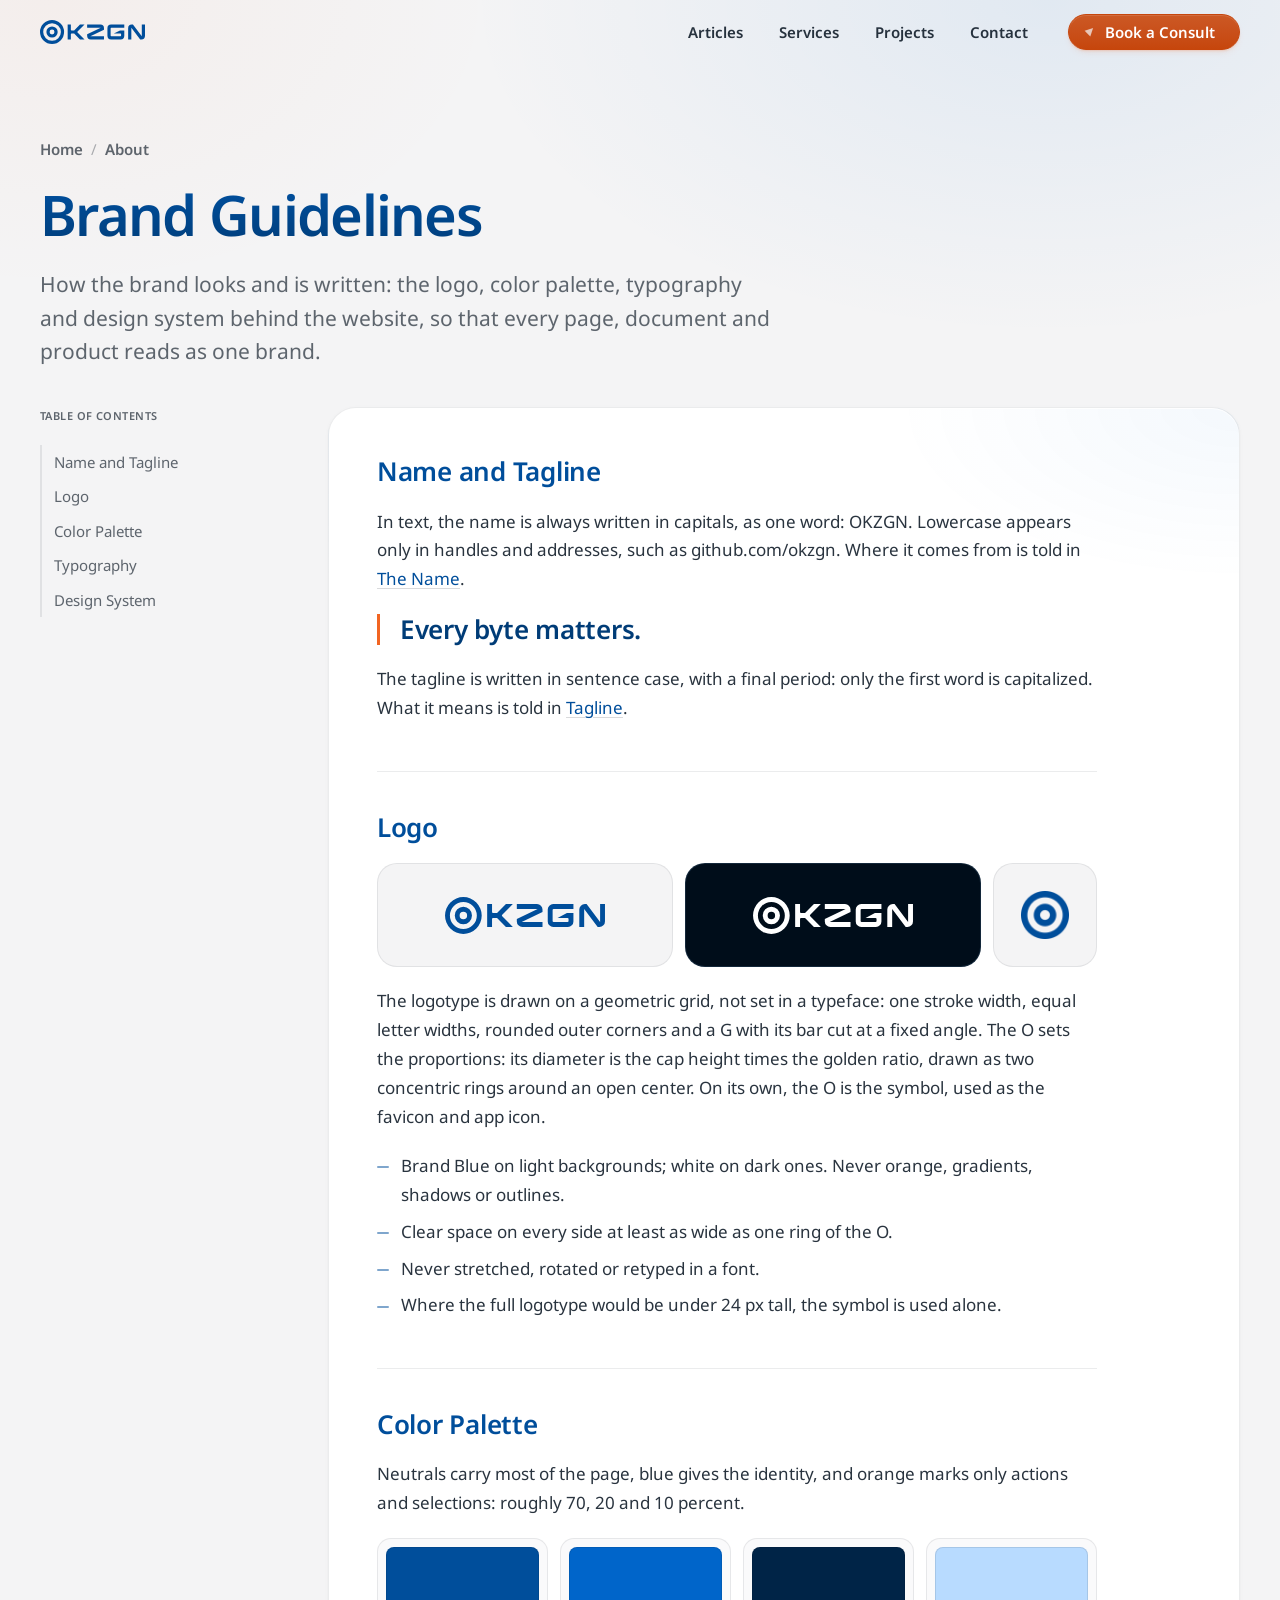
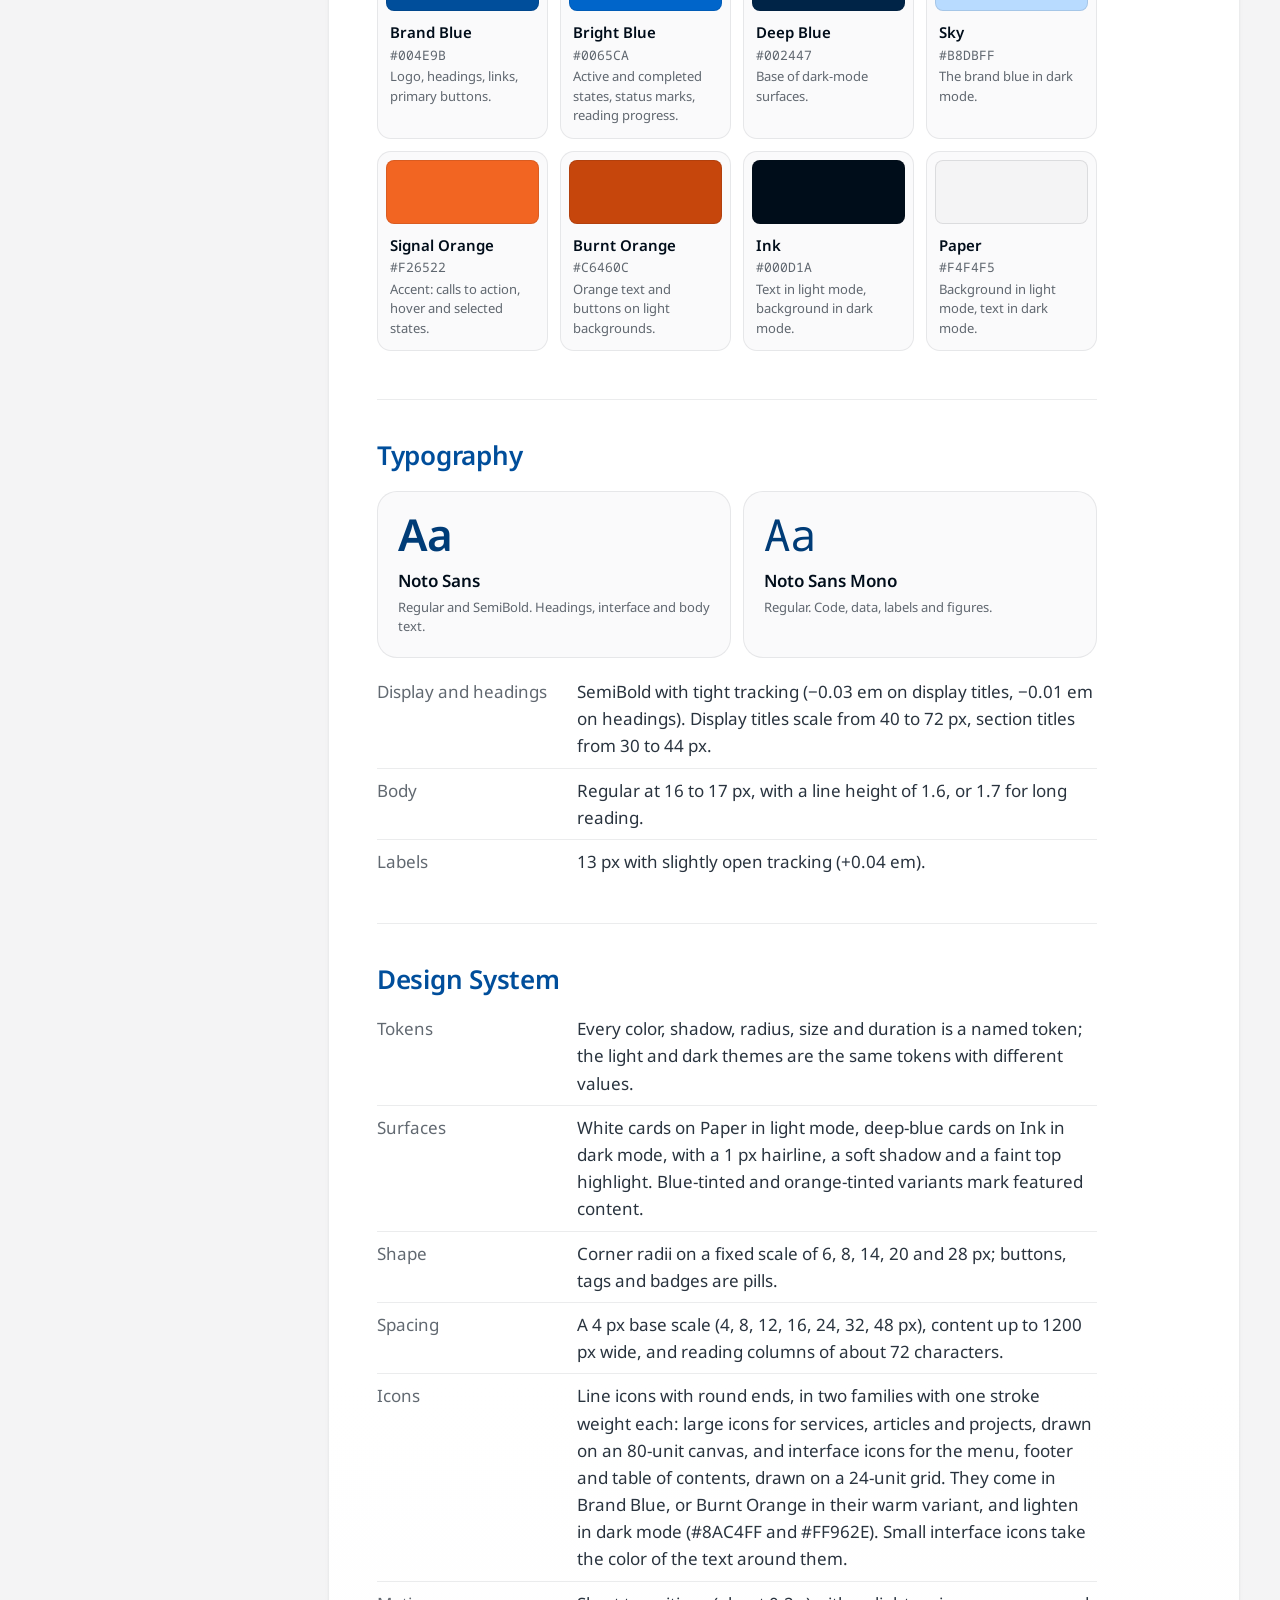
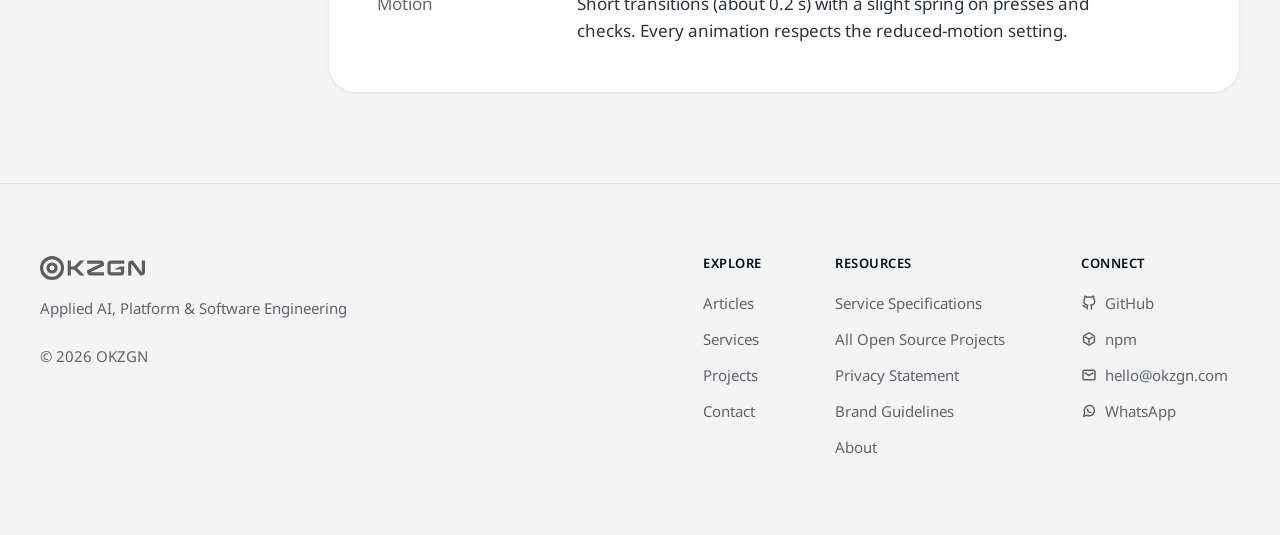
<file: about/brand/index.html>
<!DOCTYPE html>
<html spellcheck="false" lang="en">
<head>
	<meta charset="UTF-8">

	<title>Brand Guidelines | OKZGN</title>
	<link rel="icon" href="../../icon.png">
	<link rel="apple-touch-icon" href="../../icon.png">
	<link rel="canonical" href="https://okzgn.com/about/brand/">

	<meta name="viewport" content="width=device-width, initial-scale=1.0">
	<meta name="description" content="The OKZGN brand guidelines: name and tagline, logo, color palette, typography and the design system behind the website.">
	<meta name="robots" content="index, follow, max-image-preview:large">
	<meta name="author" content="OKZGN">

	<meta name="theme-color" content="#f4f4f5" media="(prefers-color-scheme: light)">
	<meta name="theme-color" content="#000d1a" media="(prefers-color-scheme: dark)">

	<meta name="format-detection" content="telephone=no">
	<meta http-equiv="Content-Security-Policy" content="default-src 'self'; img-src 'self'; child-src 'none'; style-src 'self'; script-src 'self'">

	<meta property="og:title" content="Brand Guidelines | OKZGN">
	<meta property="og:description" content="The OKZGN brand guidelines: name and tagline, logo, color palette, typography and the design system behind the website.">
	<meta property="og:image" content="https://okzgn.com/landscape.png">
	<meta property="og:url" content="https://okzgn.com/about/brand/">
	<meta property="og:site_name" content="OKZGN">
	<meta property="og:type" content="website">
	<meta property="og:locale" content="en_US">

	<meta name="twitter:card" content="summary_large_image">
	<meta name="twitter:title" content="Brand Guidelines | OKZGN">
	<meta name="twitter:description" content="The OKZGN brand guidelines: name and tagline, logo, color palette, typography and the design system behind the website.">
	<meta name="twitter:image" content="https://okzgn.com/landscape.png">

	<link rel="preload" href="../../style_commons.css" as="style">
	<link rel="preload" href="../../subpages.css" as="style">

	<link rel="stylesheet" href="../../style_commons.css">
	<link rel="stylesheet" href="../../subpages.css">
	<link rel="stylesheet" href="../style.css">
	<script src="../../main_commons.js" defer></script>

	<script type="application/ld+json">
	{
		"@context": "https://schema.org",
		"@type": "WebPage",
		"mainEntityOfPage": {
			"@type": "WebPage",
			"@id": "https://okzgn.com/about/brand/"
		},
		"headline": "Brand Guidelines",
		"description": "The OKZGN brand guidelines: name and tagline, logo, color palette, typography and the design system behind the website.",
		"image": "https://okzgn.com/landscape.png",
		"url": "https://okzgn.com/about/brand/",
		"inLanguage": "en",
		"about": {
			"@type": "Organization",
			"name": "OKZGN",
			"url": "https://okzgn.com",
			"foundingDate": "2019",
			"slogan": "Every byte matters.",
			"logo": {
				"@type": "ImageObject",
				"url": "https://okzgn.com/icon.png"
			}
		},
		"publisher": {
			"@type": "Organization",
			"name": "OKZGN",
			"url": "https://okzgn.com",
			"foundingDate": "2019",
			"slogan": "Every byte matters.",
			"logo": {
				"@type": "ImageObject",
				"url": "https://okzgn.com/icon.png"
			}
		}
	}
	</script>
</head>
<body>
	<a href="#content" class="cta-button skip-link">Skip to content</a>
	<header class="site-header" data-nosnippet>
		<div class="container site-header-inner">
			<a class="brand" href="/" aria-label="OKZGN home"><img src="../../okzgn_logo_desktop.svg" width="315" height="70" alt="OKZGN logotype"></a>
			<nav class="site-nav" id="site-nav" aria-label="Main">
				<a href="/#articles">Articles</a>
				<a href="/#services">Services</a>
				<a href="/#projects">Projects</a>
				<a href="/#contact">Contact</a>
			</nav>
			<a class="cta-button btn-sm site-cta" href="/#contact"><span>Book a Consult</span></a>
			<button class="site-menu-toggle" type="button" aria-expanded="false" aria-controls="site-nav" aria-label="Open navigation"></button>
		</div>
	</header>
	<main id="content" class="page">
		<div class="container page-hero">
			<nav class="breadcrumb" aria-label="Breadcrumb"><a href="/">Home</a><span aria-hidden="true">/</span><a href="/about/">About</a></nav>
			<h1 class="main-title display">Brand Guidelines</h1>
			<p class="lead">How the brand looks and is written: the logo, color palette, typography and design system behind the website, so that every page, document and product reads as one brand.</p>
		</div>
		<div class="container page-layout">
			<nav class="toc" data-nosnippet aria-label="Table of contents">
				<div class="nav-title" aria-live="polite" aria-atomic="true">Table of Contents</div>
				<button id="menu" type="button" aria-label="Open menu" aria-expanded="false"></button>
				<div class="menu-list"><ol></ol></div>
			</nav>
			<article class="card">
				<div class="paragraphs">
					<h2>Name and Tagline</h2>
					<p>In text, the name is always written in capitals, as one word: OKZGN. Lowercase appears only in handles and addresses, such as github.com/okzgn. Where it comes from is told in <a href="/about/#the-name">The Name</a>.</p>
					<p class="about-tagline">Every byte matters.</p>
					<p>The tagline is written in sentence case, with a final period: only the first word is capitalized. What it means is told in <a href="/about/#tagline">Tagline</a>.</p>

					<h2>Logo</h2>
					<div class="about-logo">
						<figure class="about-logo-tile is-light"><img src="../../okzgn_logo_desktop.svg" width="305" height="70" alt="OKZGN logotype in Brand Blue on a light background" loading="lazy" decoding="async"></figure>
						<figure class="about-logo-tile is-dark"><img src="../../okzgn_logo_desktop.svg" width="305" height="70" alt="OKZGN logotype in white on a dark background" loading="lazy" decoding="async"></figure>
						<figure class="about-logo-tile is-light is-symbol"><img src="../../icon.png" width="200" height="200" alt="OKZGN symbol: the O of the logotype, two concentric rings" loading="lazy" decoding="async"></figure>
					</div>
					<p>The logotype is drawn on a geometric grid, not set in a typeface: one stroke width, equal letter widths, rounded outer corners and a G with its bar cut at a fixed angle. The O sets the proportions: its diameter is the cap height times the golden ratio, drawn as two concentric rings around an open center. On its own, the O is the symbol, used as the favicon and app icon.</p>
					<ul class="lines lines-condensed">
						<li>Brand Blue on light backgrounds; white on dark ones. Never orange, gradients, shadows or outlines.</li>
						<li>Clear space on every side at least as wide as one ring of the O.</li>
						<li>Never stretched, rotated or retyped in a font.</li>
						<li>Where the full logotype would be under 24 px tall, the symbol is used alone.</li>
					</ul>

					<h2>Color Palette</h2>
					<p>Neutrals carry most of the page, blue gives the identity, and orange marks only actions and selections: roughly 70, 20 and 10 percent.</p>
					<ul class="about-swatches" role="list">
						<li><span class="about-swatch is-blue"></span><b>Brand Blue</b><span class="about-hex">#004E9B</span><small>Logo, headings, links, primary buttons.</small></li>
						<li><span class="about-swatch is-blue-bright"></span><b>Bright Blue</b><span class="about-hex">#0065CA</span><small>Active and completed states, status marks, reading progress.</small></li>
						<li><span class="about-swatch is-blue-deep"></span><b>Deep Blue</b><span class="about-hex">#002447</span><small>Base of dark-mode surfaces.</small></li>
						<li><span class="about-swatch is-sky"></span><b>Sky</b><span class="about-hex">#B8DBFF</span><small>The brand blue in dark mode.</small></li>
						<li><span class="about-swatch is-orange"></span><b>Signal Orange</b><span class="about-hex">#F26522</span><small>Accent: calls to action, hover and selected states.</small></li>
						<li><span class="about-swatch is-orange-text"></span><b>Burnt Orange</b><span class="about-hex">#C6460C</span><small>Orange text and buttons on light backgrounds.</small></li>
						<li><span class="about-swatch is-ink"></span><b>Ink</b><span class="about-hex">#000D1A</span><small>Text in light mode, background in dark mode.</small></li>
						<li><span class="about-swatch is-paper"></span><b>Paper</b><span class="about-hex">#F4F4F5</span><small>Background in light mode, text in dark mode.</small></li>
					</ul>

					<h2>Typography</h2>
					<div class="about-type">
						<div class="about-type-card"><span class="about-type-sample" aria-hidden="true">Aa</span><b>Noto Sans</b><small>Regular and SemiBold. Headings, interface and body text.</small></div>
						<div class="about-type-card"><span class="about-type-sample is-mono" aria-hidden="true">Aa</span><b>Noto Sans Mono</b><small>Regular. Code, data, labels and figures.</small></div>
					</div>
					<dl class="key-values">
						<div><dt>Display and headings</dt><dd>SemiBold with tight tracking (−0.03 em on display titles, −0.01 em on headings). Display titles scale from 40 to 72 px, section titles from 30 to 44 px.</dd></div>
						<div><dt>Body</dt><dd>Regular at 16 to 17 px, with a line height of 1.6, or 1.7 for long reading.</dd></div>
						<div><dt>Labels</dt><dd>13 px with slightly open tracking (+0.04 em).</dd></div>
					</dl>

					<h2>Design System</h2>
					<dl class="key-values">
						<div><dt>Tokens</dt><dd>Every color, shadow, radius, size and duration is a named token; the light and dark themes are the same tokens with different values.</dd></div>
						<div><dt>Surfaces</dt><dd>White cards on Paper in light mode, deep-blue cards on Ink in dark mode, with a 1 px hairline, a soft shadow and a faint top highlight. Blue-tinted and orange-tinted variants mark featured content.</dd></div>
						<div><dt>Shape</dt><dd>Corner radii on a fixed scale of 6, 8, 14, 20 and 28 px; buttons, tags and badges are pills.</dd></div>
						<div><dt>Spacing</dt><dd>A 4 px base scale (4, 8, 12, 16, 24, 32, 48 px), content up to 1200 px wide, and reading columns of about 72 characters.</dd></div>
						<div><dt>Icons</dt><dd>Line icons with round ends, in two families with one stroke weight each: large icons for services, articles and projects, drawn on an 80-unit canvas, and interface icons for the menu, footer and table of contents, drawn on a 24-unit grid. They come in Brand Blue, or Burnt Orange in their warm variant, and lighten in dark mode (#8AC4FF and #FF962E). Small interface icons take the color of the text around them.</dd></div>
						<div><dt>Motion</dt><dd>Short transitions (about 0.2 s) with a slight spring on presses and checks. Every animation respects the reduced-motion setting.</dd></div>
					</dl>
				</div>
			</article>
		</div>
	</main>

	<footer class="site-footer" data-nosnippet>
		<div class="container">
			<div class="footer-grid">
				<div class="footer-brand">
					<img src="../../okzgn_logo_desktop.svg" width="315" height="70" alt="OKZGN logotype" loading="lazy" decoding="async">
					<p>Applied AI, Platform &amp; Software Engineering</p><small>&copy; 2026 OKZGN</small>
				</div>
				<div class="footer-col">
					<h2>Explore</h2>
					<ul role="list">
						<li><a href="/#articles">Articles</a></li>
						<li><a href="/#services">Services</a></li>
						<li><a href="/#projects">Projects</a></li>
						<li><a href="/#contact">Contact</a></li>
					</ul>
				</div>
				<div class="footer-col">
					<h2>Resources</h2>
					<ul role="list">
						<li><a href="/service-specifications/">Service Specifications</a></li>
						<li><a href="/projects/all-open-source-projects/">All Open Source Projects</a></li>
						<li><a href="/privacy/">Privacy Statement</a></li>
						<li><a href="/about/brand/">Brand Guidelines</a></li>
						<li><a href="/about/">About</a></li>
					</ul>
				</div>
				<div class="footer-col">
					<h2>Connect</h2>
					<ul role="list">
						<li><a href="https://github.com/okzgn" target="_blank" rel="noopener noreferrer">GitHub</a></li>
						<li><a href="https://www.npmjs.com/~elias_a_soshina" target="_blank" rel="noopener noreferrer">npm</a></li>
						<li><a href="mailto:hello@okzgn.com">hello@okzgn.com</a></li>
						<li><a href="https://wa.me/593979522180" target="_blank" rel="noopener noreferrer">WhatsApp</a></li>
					</ul>
				</div>
			</div>
		</div>
	</footer>

	<button data-nosnippet id="up" class="round-button" type="button" aria-label="Back to top">
		<svg viewBox="0 0 24 24" width="24" height="24" stroke="currentColor" stroke-width="2" fill="none" stroke-linecap="round" stroke-linejoin="round">
			<line x1="12" y1="19" x2="12" y2="5"></line>
			<polyline points="5 12 12 5 19 12"></polyline>
		</svg>
	</button>

</body>
</html>
</file>
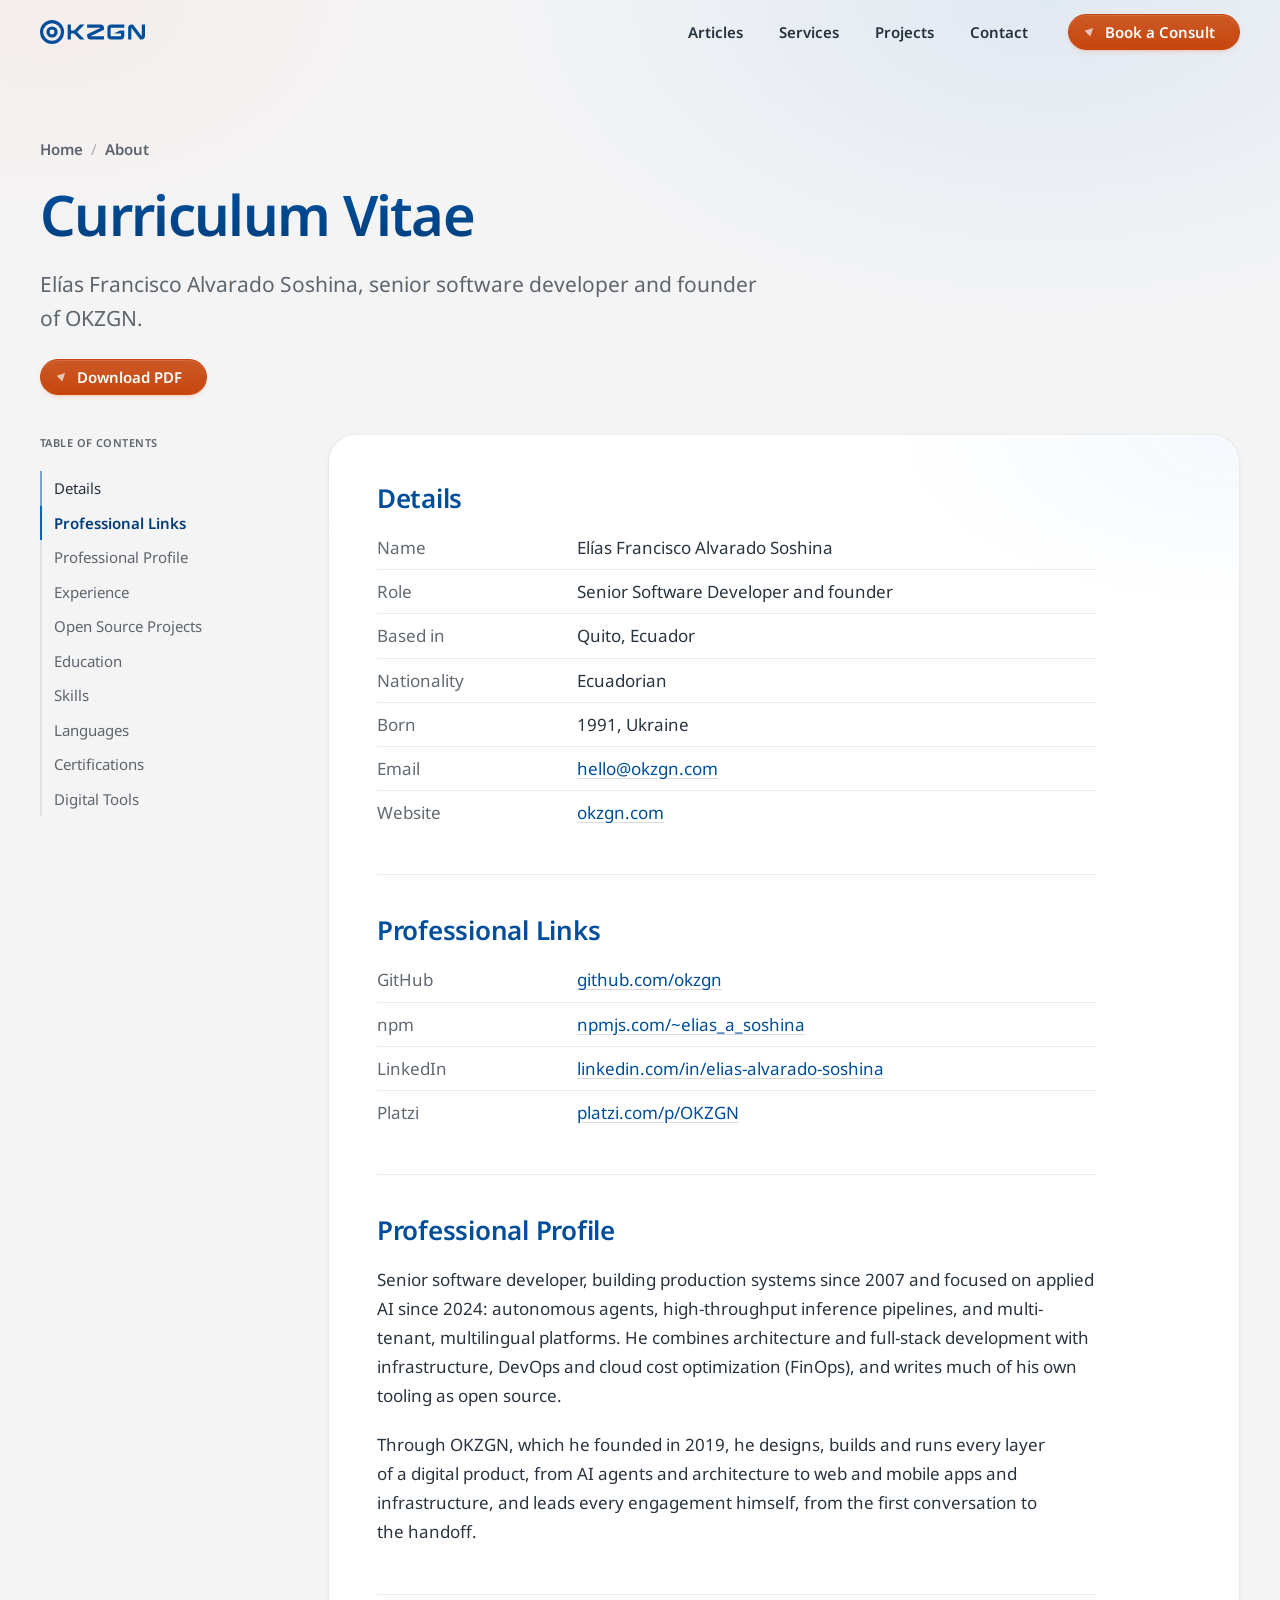
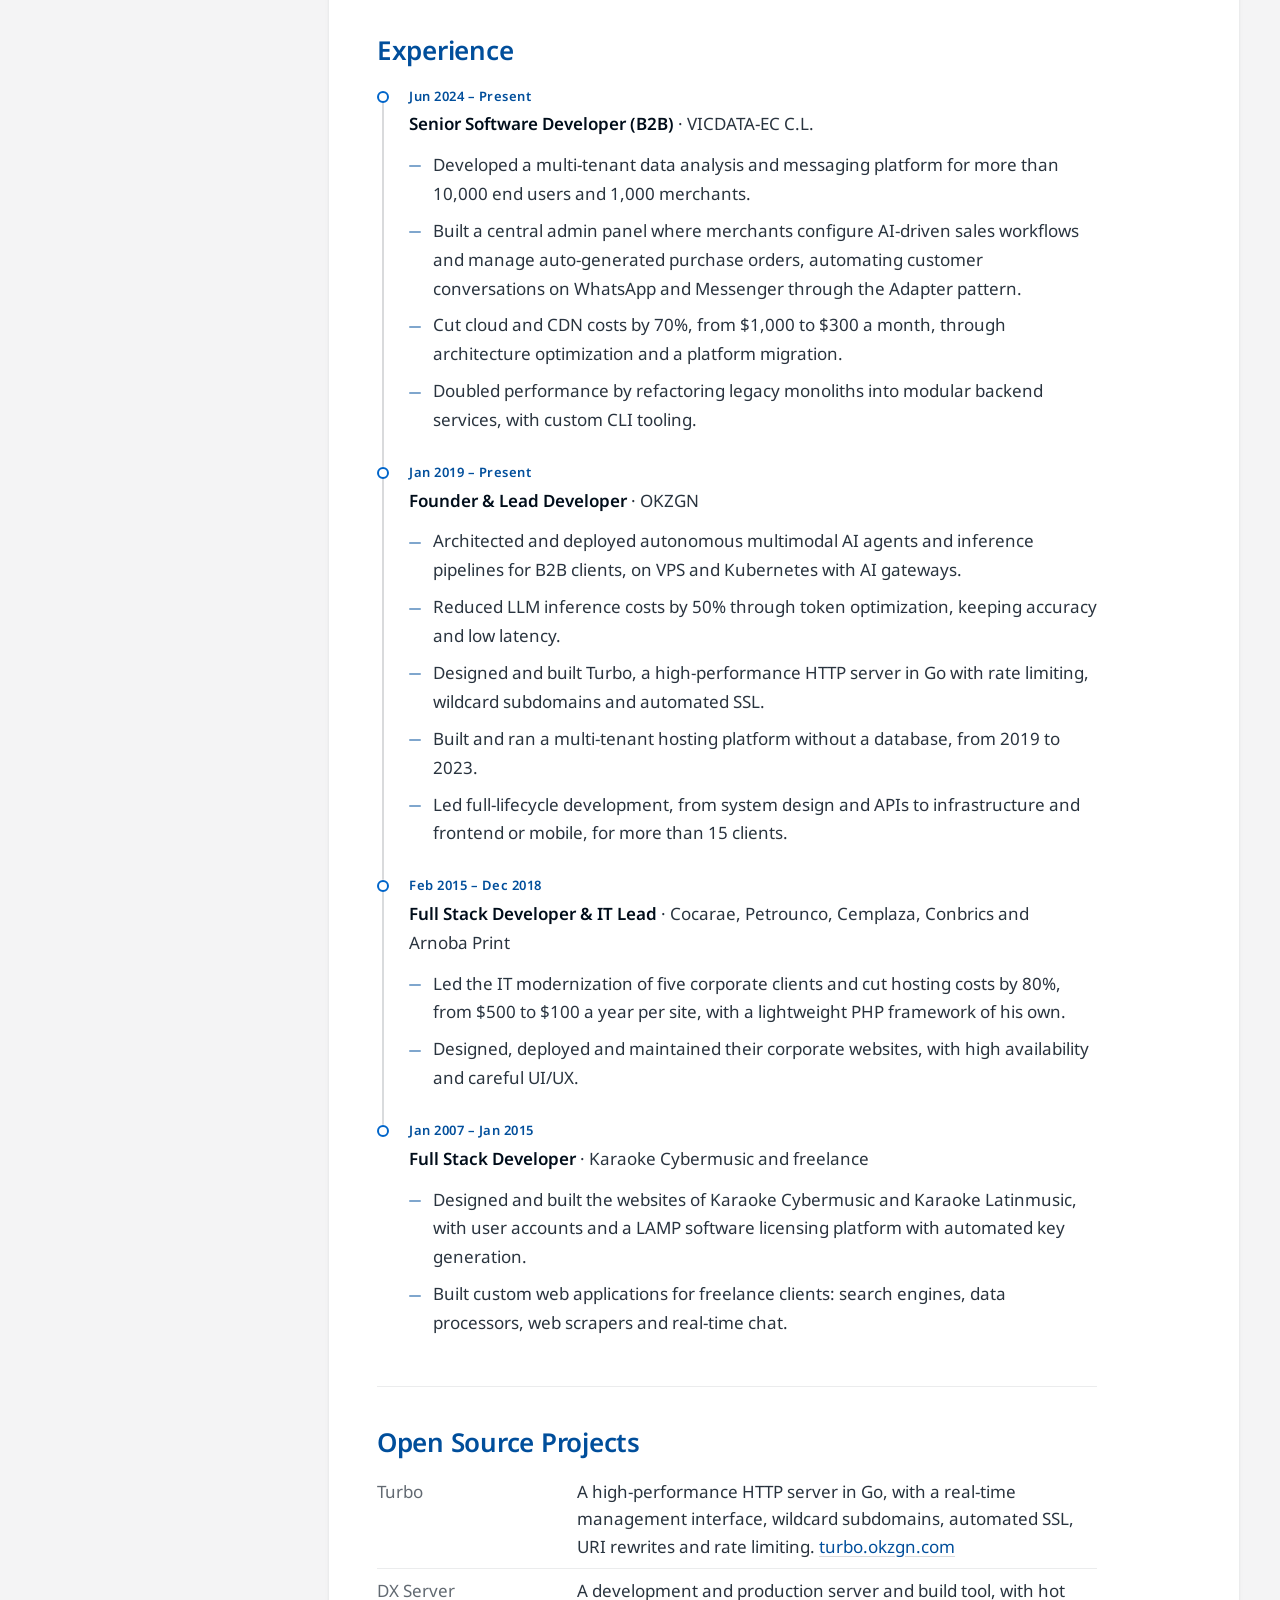
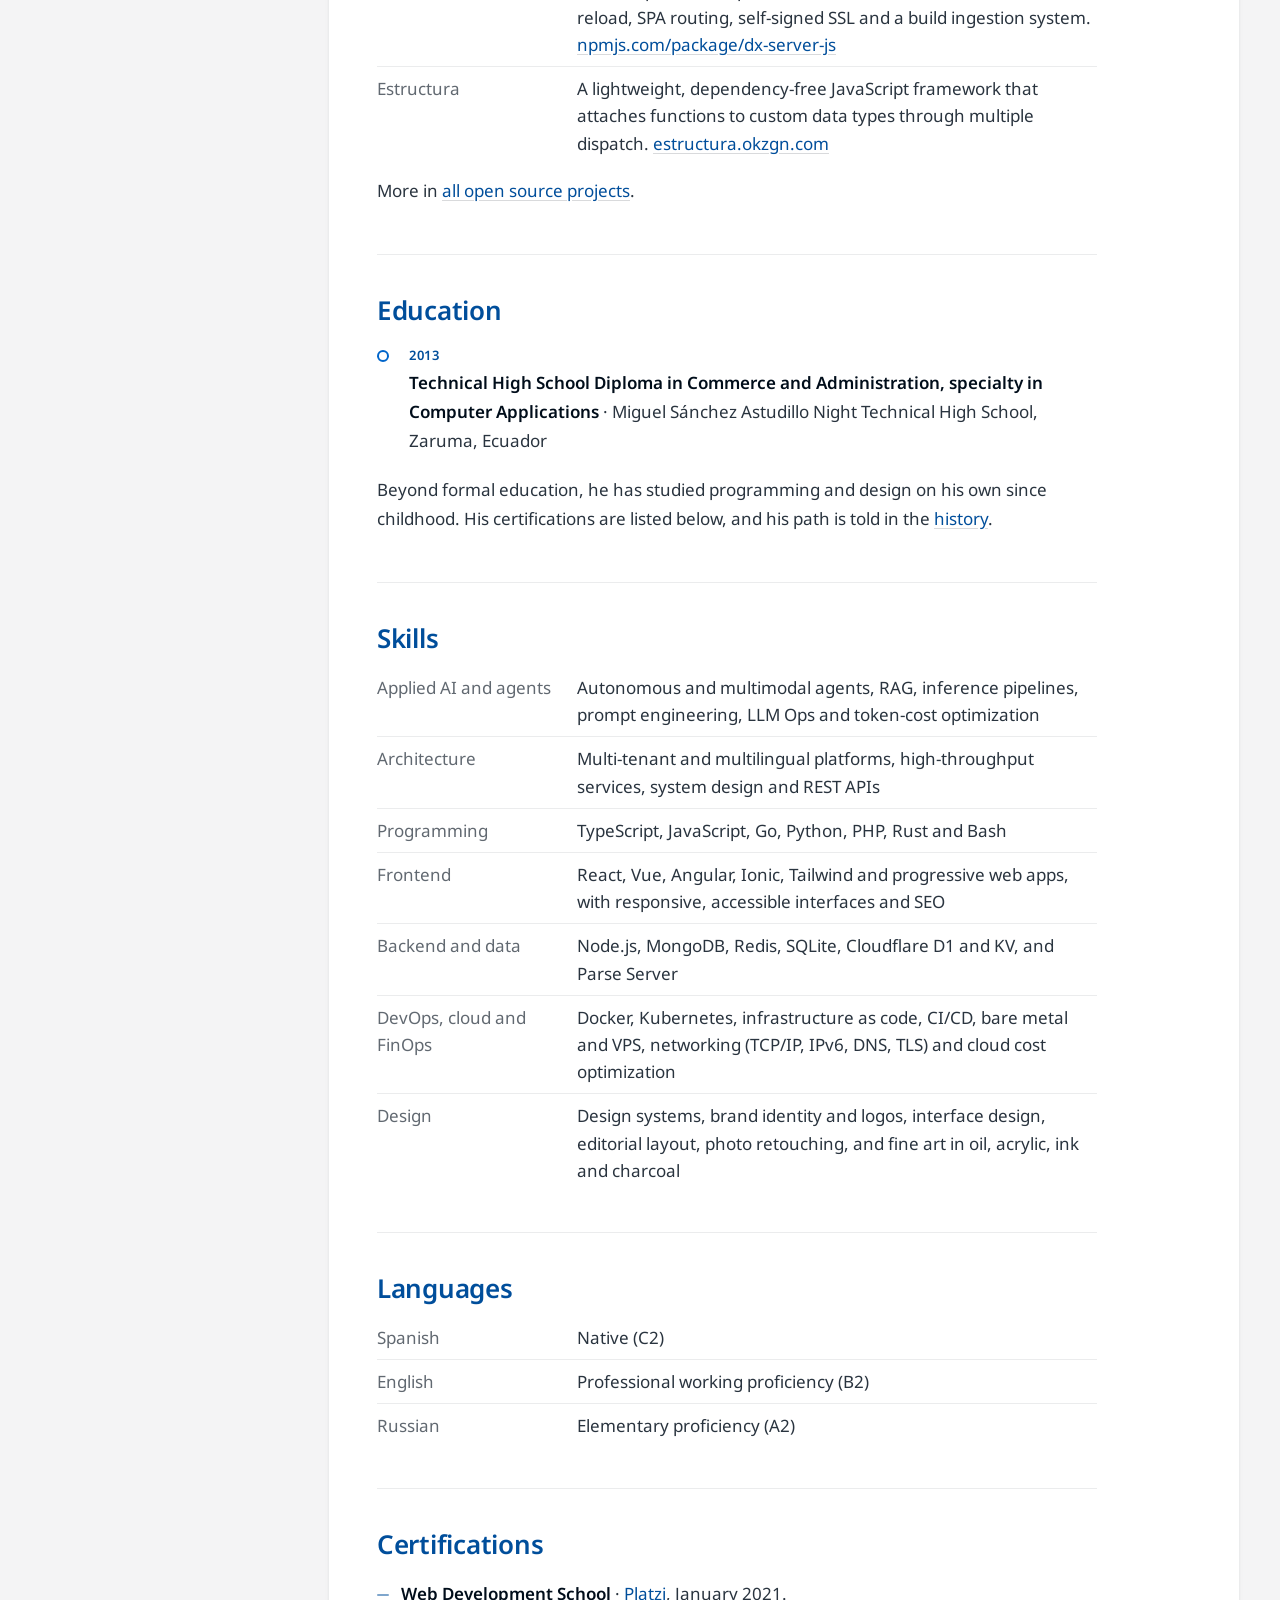
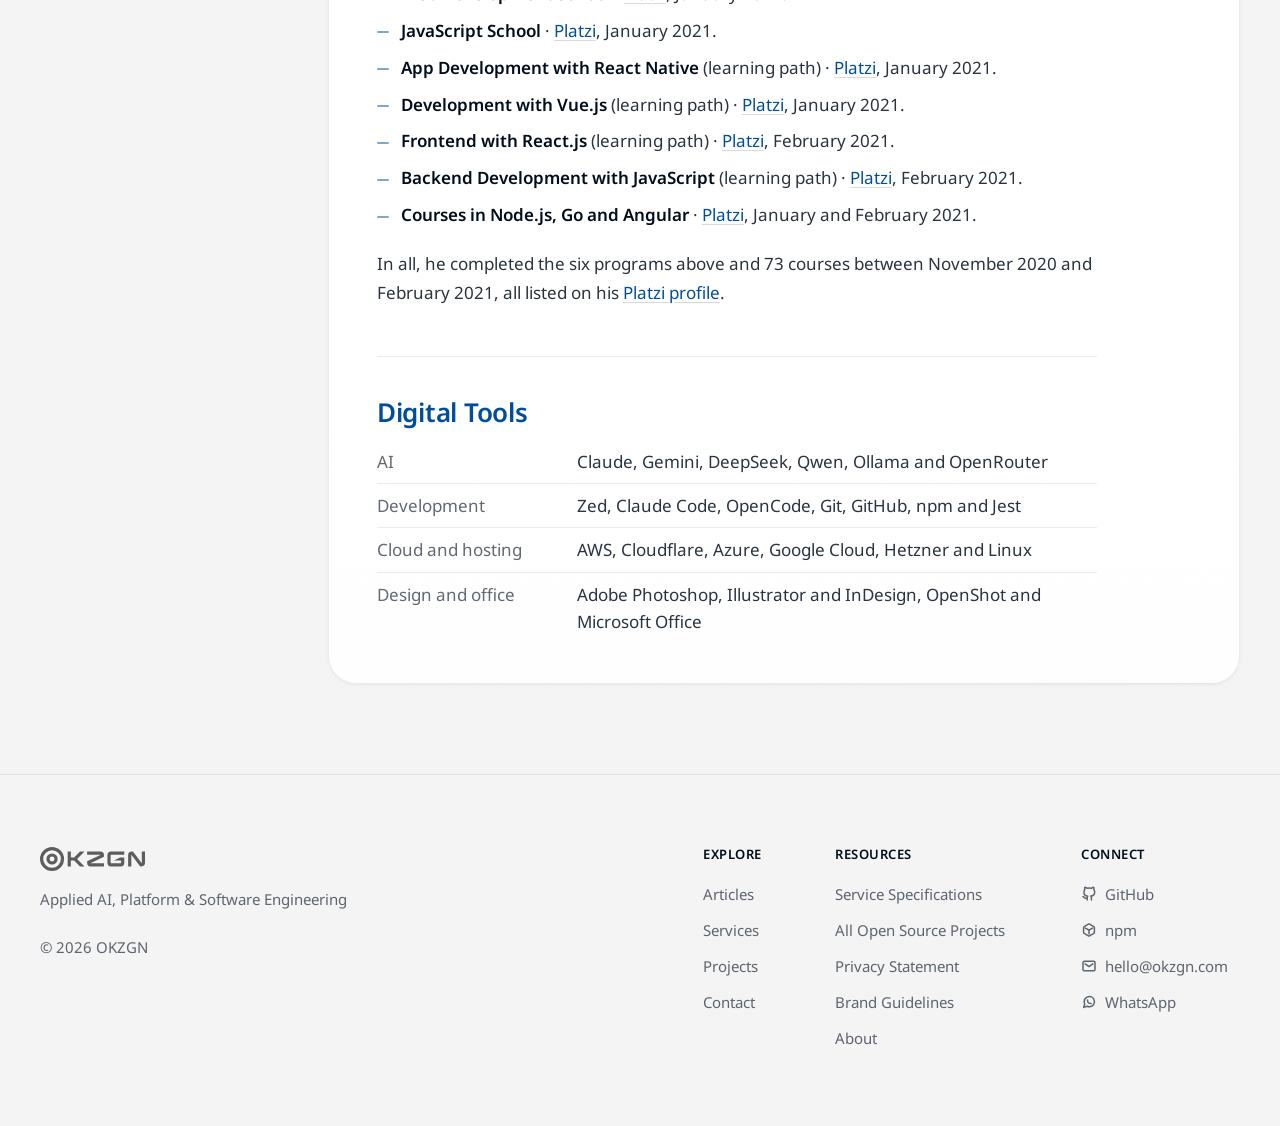
<file: about/cv/index.html>
<!DOCTYPE html>
<html spellcheck="false" lang="en">
<head>
	<meta charset="UTF-8">

	<title>Curriculum Vitae | OKZGN</title>
	<link rel="icon" href="../../icon.png">
	<link rel="apple-touch-icon" href="../../icon.png">
	<link rel="canonical" href="https://okzgn.com/about/cv/">

	<meta name="viewport" content="width=device-width, initial-scale=1.0">
	<meta name="description" content="Curriculum vitae of Elías Francisco Alvarado Soshina, senior software developer and founder of OKZGN: experience, education, skills, languages and certifications.">
	<meta name="robots" content="index, follow, max-image-preview:large">
	<meta name="author" content="OKZGN">

	<meta name="theme-color" content="#f4f4f5" media="(prefers-color-scheme: light)">
	<meta name="theme-color" content="#000d1a" media="(prefers-color-scheme: dark)">

	<meta name="format-detection" content="telephone=no">
	<meta http-equiv="Content-Security-Policy" content="default-src 'self'; img-src 'self'; child-src 'none'; style-src 'self'; script-src 'self'">

	<meta property="og:title" content="Curriculum Vitae | OKZGN">
	<meta property="og:description" content="Curriculum vitae of Elías Francisco Alvarado Soshina, senior software developer and founder of OKZGN: experience, education, skills, languages and certifications.">
	<meta property="og:image" content="https://okzgn.com/landscape.png">
	<meta property="og:url" content="https://okzgn.com/about/cv/">
	<meta property="og:site_name" content="OKZGN">
	<meta property="og:type" content="website">
	<meta property="og:locale" content="en_US">

	<meta name="twitter:card" content="summary_large_image">
	<meta name="twitter:title" content="Curriculum Vitae | OKZGN">
	<meta name="twitter:description" content="Curriculum vitae of Elías Francisco Alvarado Soshina, senior software developer and founder of OKZGN: experience, education, skills, languages and certifications.">
	<meta name="twitter:image" content="https://okzgn.com/landscape.png">

	<link rel="preload" href="../../style_commons.css" as="style">
	<link rel="preload" href="../../subpages.css" as="style">

	<link rel="stylesheet" href="../../style_commons.css">
	<link rel="stylesheet" href="../../subpages.css">
	<link rel="stylesheet" href="../style.css">
	<script src="../../main_commons.js" defer></script>
	<script src="cv-pdf.js" defer></script>

	<script type="application/ld+json">
	{
		"@context": "https://schema.org",
		"@type": "ProfilePage",
		"mainEntityOfPage": {
			"@type": "WebPage",
			"@id": "https://okzgn.com/about/cv/"
		},
		"headline": "Curriculum Vitae",
		"description": "Curriculum vitae of Elías Francisco Alvarado Soshina, senior software developer and founder of OKZGN: experience, education, skills, languages and certifications.",
		"image": "https://okzgn.com/elias.webp",
		"url": "https://okzgn.com/about/cv/",
		"inLanguage": "en",
		"mainEntity": {
			"@type": "Person",
			"name": "Elías Francisco Alvarado Soshina",
			"url": "https://okzgn.com",
			"jobTitle": "Senior Software Developer",
			"birthDate": "1991",
			"birthPlace": {
				"@type": "Country",
				"name": "Ukraine"
			},
			"sameAs": [
				"https://github.com/okzgn",
				"https://www.npmjs.com/~elias_a_soshina",
				"https://www.linkedin.com/in/elias-alvarado-soshina",
				"https://platzi.com/p/OKZGN/"
			],
			"hasCredential": [
				{
					"@type": "EducationalOccupationalCredential",
					"name": "Escuela de Desarrollo Web",
					"credentialCategory": "certificate",
					"dateCreated": "2021-01-16",
					"recognizedBy": {
						"@type": "Organization",
						"name": "Platzi",
						"url": "https://platzi.com"
					}
				},
				{
					"@type": "EducationalOccupationalCredential",
					"name": "Escuela de JavaScript",
					"credentialCategory": "certificate",
					"dateCreated": "2021-01",
					"recognizedBy": {
						"@type": "Organization",
						"name": "Platzi",
						"url": "https://platzi.com"
					}
				},
				{
					"@type": "EducationalOccupationalCredential",
					"name": "Desarrollo de Apps con React Native",
					"credentialCategory": "certificate",
					"dateCreated": "2021-01-23",
					"recognizedBy": {
						"@type": "Organization",
						"name": "Platzi",
						"url": "https://platzi.com"
					}
				},
				{
					"@type": "EducationalOccupationalCredential",
					"name": "Desarrollo con Vue.js",
					"credentialCategory": "certificate",
					"dateCreated": "2021-01-24",
					"recognizedBy": {
						"@type": "Organization",
						"name": "Platzi",
						"url": "https://platzi.com"
					}
				},
				{
					"@type": "EducationalOccupationalCredential",
					"name": "Frontend con React.js",
					"credentialCategory": "certificate",
					"dateCreated": "2021-02-03",
					"recognizedBy": {
						"@type": "Organization",
						"name": "Platzi",
						"url": "https://platzi.com"
					}
				},
				{
					"@type": "EducationalOccupationalCredential",
					"name": "Desarrollo Backend con JavaScript",
					"credentialCategory": "certificate",
					"dateCreated": "2021-02-15",
					"recognizedBy": {
						"@type": "Organization",
						"name": "Platzi",
						"url": "https://platzi.com"
					}
				}
			],
			"nationality": {
				"@type": "Country",
				"name": "Ecuador"
			},
			"homeLocation": {
				"@type": "Place",
				"address": {
					"@type": "PostalAddress",
					"addressLocality": "Quito",
					"addressCountry": "EC"
				}
			},
			"email": "mailto:hello@okzgn.com",
			"worksFor": [
				{
					"@type": "Organization",
					"name": "OKZGN",
					"url": "https://okzgn.com"
				},
				{
					"@type": "Organization",
					"name": "VICDATA-EC C.L."
				}
			],
			"alumniOf": {
				"@type": "EducationalOrganization",
				"name": "Colegio Técnico Nocturno Miguel Sánchez Astudillo",
				"address": {
					"@type": "PostalAddress",
					"addressLocality": "Zaruma",
					"addressCountry": "EC"
				}
			},
			"knowsLanguage": [
				{
					"@type": "Language",
					"name": "Spanish",
					"alternateName": "es"
				},
				{
					"@type": "Language",
					"name": "English",
					"alternateName": "en"
				},
				{
					"@type": "Language",
					"name": "Russian",
					"alternateName": "ru"
				}
			],
			"knowsAbout": [
				"Applied AI",
				"Autonomous agents",
				"Platform engineering",
				"Software architecture",
				"Full-stack development",
				"DevOps",
				"FinOps",
				"Design"
			]
		},
		"publisher": {
			"@type": "Organization",
			"name": "OKZGN",
			"url": "https://okzgn.com",
			"foundingDate": "2019",
			"slogan": "Every byte matters.",
			"logo": {
				"@type": "ImageObject",
				"url": "https://okzgn.com/icon.png"
			}
		}
	}
	</script>
</head>
<body>
	<a href="#content" class="cta-button skip-link">Skip to content</a>
	<header class="site-header" data-nosnippet>
		<div class="container site-header-inner">
			<a class="brand" href="/" aria-label="OKZGN home"><img src="../../okzgn_logo_desktop.svg" width="315" height="70" alt="OKZGN logotype"></a>
			<nav class="site-nav" id="site-nav" aria-label="Main">
				<a href="/#articles">Articles</a>
				<a href="/#services">Services</a>
				<a href="/#projects">Projects</a>
				<a href="/#contact">Contact</a>
			</nav>
			<a class="cta-button btn-sm site-cta" href="/#contact"><span>Book a Consult</span></a>
			<button class="site-menu-toggle" type="button" aria-expanded="false" aria-controls="site-nav" aria-label="Open navigation"></button>
		</div>
	</header>
	<main id="content" class="page">
		<div class="container page-hero">
			<nav class="breadcrumb" aria-label="Breadcrumb"><a href="/">Home</a><span aria-hidden="true">/</span><a href="/about/">About</a></nav>
			<h1 class="main-title display">Curriculum Vitae</h1>
			<p class="lead">Elías Francisco Alvarado Soshina, senior software developer and founder of OKZGN.</p>
			<p class="cv-actions" hidden><button class="cta-button btn-sm" type="button" id="cv-pdf"><span>Download PDF</span></button></p>
		</div>
		<div class="container page-layout">
			<nav class="toc" data-nosnippet aria-label="Table of contents">
				<div class="nav-title" aria-live="polite" aria-atomic="true">Table of Contents</div>
				<button id="menu" type="button" aria-label="Open menu" aria-expanded="false"></button>
				<div class="menu-list"><ol></ol></div>
			</nav>
			<article class="card">
				<div class="paragraphs">
					<h2 data-cv="details">Details</h2>
					<dl class="key-values">
						<div><dt>Name</dt><dd>Elías Francisco Alvarado Soshina</dd></div>
						<div><dt>Role</dt><dd>Senior Software Developer and founder</dd></div>
						<div><dt>Based in</dt><dd>Quito, Ecuador</dd></div>
						<div><dt>Nationality</dt><dd>Ecuadorian</dd></div>
						<div><dt>Born</dt><dd>1991, Ukraine</dd></div>
						<div><dt>Email</dt><dd><a href="mailto:hello@okzgn.com">hello@okzgn.com</a></dd></div>
						<div><dt>Website</dt><dd><a href="/">okzgn.com</a></dd></div>
					</dl>

					<h2 data-cv="links">Professional Links</h2>
					<dl class="key-values">
						<div><dt>GitHub</dt><dd><a href="https://github.com/okzgn" target="_blank" rel="noopener noreferrer">github.com/okzgn</a></dd></div>
						<div><dt>npm</dt><dd><a href="https://www.npmjs.com/~elias_a_soshina" target="_blank" rel="noopener noreferrer">npmjs.com/~elias_a_soshina</a></dd></div>
						<div><dt>LinkedIn</dt><dd><a href="https://www.linkedin.com/in/elias-alvarado-soshina" target="_blank" rel="noopener noreferrer">linkedin.com/in/elias-alvarado-soshina</a></dd></div>
						<div><dt>Platzi</dt><dd><a href="https://platzi.com/p/OKZGN/" target="_blank" rel="noopener noreferrer">platzi.com/p/OKZGN</a></dd></div>
					</dl>

					<h2 data-cv="profile">Professional Profile</h2>
					<p>Senior software developer, building production systems since 2007 and focused on applied AI since 2024: autonomous agents, high-throughput inference pipelines, and multi-tenant, multilingual platforms. He combines architecture and full-stack development with infrastructure, DevOps and cloud cost optimization (FinOps), and writes much of his own tooling as open source.</p>
					<p>Through OKZGN, which he founded in 2019, he designs, builds and runs every layer of a digital product, from AI agents and architecture to web and mobile apps and infrastructure, and leads every engagement himself, from the first conversation to the handoff.</p>

					<h2 data-cv="experience">Experience</h2>
					<ol class="timeline">
						<li>
							<span class="timeline-year">Jun 2024 – Present</span>
							<p><b>Senior Software Developer (B2B)</b> · VICDATA-EC C.L.</p>
							<ul class="lines lines-condensed">
								<li>Developed a multi-tenant data analysis and messaging platform for more than 10,000 end users and 1,000 merchants.</li>
								<li>Built a central admin panel where merchants configure AI-driven sales workflows and manage auto-generated purchase orders, automating customer conversations on WhatsApp and Messenger through the Adapter pattern.</li>
								<li>Cut cloud and CDN costs by 70%, from $1,000 to $300 a month, through architecture optimization and a platform migration.</li>
								<li>Doubled performance by refactoring legacy monoliths into modular backend services, with custom CLI tooling.</li>
							</ul>
						</li>
						<li>
							<span class="timeline-year">Jan 2019 – Present</span>
							<p><b>Founder &amp; Lead Developer</b> · OKZGN</p>
							<ul class="lines lines-condensed">
								<li>Architected and deployed autonomous multimodal AI agents and inference pipelines for B2B clients, on VPS and Kubernetes with AI gateways.</li>
								<li>Reduced LLM inference costs by 50% through token optimization, keeping accuracy and low latency.</li>
								<li>Designed and built Turbo, a high-performance HTTP server in Go with rate limiting, wildcard subdomains and automated SSL.</li>
								<li>Built and ran a multi-tenant hosting platform without a database, from 2019 to 2023.</li>
								<li>Led full-lifecycle development, from system design and APIs to infrastructure and frontend or mobile, for more than 15 clients.</li>
							</ul>
						</li>
						<li>
							<span class="timeline-year">Feb 2015 – Dec 2018</span>
							<p><b>Full Stack Developer &amp; IT Lead</b> · Cocarae, Petrounco, Cemplaza, Conbrics and Arnoba Print</p>
							<ul class="lines lines-condensed">
								<li>Led the IT modernization of five corporate clients and cut hosting costs by 80%, from $500 to $100 a year per site, with a lightweight PHP framework of his own.</li>
								<li>Designed, deployed and maintained their corporate websites, with high availability and careful UI/UX.</li>
							</ul>
						</li>
						<li>
							<span class="timeline-year">Jan 2007 – Jan 2015</span>
							<p><b>Full Stack Developer</b> · Karaoke Cybermusic and freelance</p>
							<ul class="lines lines-condensed">
								<li>Designed and built the websites of Karaoke Cybermusic and Karaoke Latinmusic, with user accounts and a LAMP software licensing platform with automated key generation.</li>
								<li>Built custom web applications for freelance clients: search engines, data processors, web scrapers and real-time chat.</li>
							</ul>
						</li>
					</ol>

					<h2 data-cv="projects">Open Source Projects</h2>
					<dl class="key-values">
						<div><dt>Turbo</dt><dd>A high-performance HTTP server in Go, with a real-time management interface, wildcard subdomains, automated SSL, URI rewrites and rate limiting. <a href="https://turbo.okzgn.com" target="_blank" rel="noopener noreferrer">turbo.okzgn.com</a></dd></div>
						<div><dt>DX Server</dt><dd>A development and production server and build tool, with hot reload, SPA routing, self-signed SSL and a build ingestion system. <a href="https://www.npmjs.com/package/dx-server-js" target="_blank" rel="noopener noreferrer">npmjs.com/package/dx-server-js</a></dd></div>
						<div><dt>Estructura</dt><dd>A lightweight, dependency-free JavaScript framework that attaches functions to custom data types through multiple dispatch. <a href="https://estructura.okzgn.com" target="_blank" rel="noopener noreferrer">estructura.okzgn.com</a></dd></div>
					</dl>
					<p>More in <a href="/projects/all-open-source-projects/">all open source projects</a>.</p>

					<h2 data-cv="education">Education</h2>
					<ol class="timeline">
						<li>
							<span class="timeline-year">2013</span>
							<p><b>Technical High School Diploma in Commerce and Administration, specialty in Computer Applications</b> · Miguel Sánchez Astudillo Night Technical High School, Zaruma, Ecuador</p>
						</li>
					</ol>
					<p>Beyond formal education, he has studied programming and design on his own since childhood. His certifications are listed below, and his path is told in the <a href="/about/history/">history</a>.</p>

					<h2 data-cv="skills">Skills</h2>
					<dl class="key-values">
						<div><dt>Applied AI and agents</dt><dd>Autonomous and multimodal agents, RAG, inference pipelines, prompt engineering, LLM Ops and token-cost optimization</dd></div>
						<div><dt>Architecture</dt><dd>Multi-tenant and multilingual platforms, high-throughput services, system design and REST APIs</dd></div>
						<div><dt>Programming</dt><dd>TypeScript, JavaScript, Go, Python, PHP, Rust and Bash</dd></div>
						<div><dt>Frontend</dt><dd>React, Vue, Angular, Ionic, Tailwind and progressive web apps, with responsive, accessible interfaces and SEO</dd></div>
						<div><dt>Backend and data</dt><dd>Node.js, MongoDB, Redis, SQLite, Cloudflare D1 and KV, and Parse Server</dd></div>
						<div><dt>DevOps, cloud and FinOps</dt><dd>Docker, Kubernetes, infrastructure as code, CI/CD, bare metal and VPS, networking (TCP/IP, IPv6, DNS, TLS) and cloud cost optimization</dd></div>
						<div><dt>Design</dt><dd>Design systems, brand identity and logos, interface design, editorial layout, photo retouching, and fine art in oil, acrylic, ink and charcoal</dd></div>
					</dl>

					<h2 data-cv="languages">Languages</h2>
					<dl class="key-values">
						<div><dt>Spanish</dt><dd>Native (C2)</dd></div>
						<div><dt>English</dt><dd>Professional working proficiency (B2)</dd></div>
						<div><dt>Russian</dt><dd>Elementary proficiency (A2)</dd></div>
					</dl>

					<h2 data-cv="certifications">Certifications</h2>
					<ul class="lines lines-condensed">
						<li><b>Web Development School</b> · <a href="https://platzi.com/p/OKZGN/" target="_blank" rel="noopener noreferrer">Platzi</a>, January 2021.</li>
						<li><b>JavaScript School</b> · <a href="https://platzi.com/p/OKZGN/" target="_blank" rel="noopener noreferrer">Platzi</a>, January 2021.</li>
						<li><b>App Development with React Native</b> (learning path) · <a href="https://platzi.com/p/OKZGN/" target="_blank" rel="noopener noreferrer">Platzi</a>, January 2021.</li>
						<li><b>Development with Vue.js</b> (learning path) · <a href="https://platzi.com/p/OKZGN/" target="_blank" rel="noopener noreferrer">Platzi</a>, January 2021.</li>
						<li><b>Frontend with React.js</b> (learning path) · <a href="https://platzi.com/p/OKZGN/" target="_blank" rel="noopener noreferrer">Platzi</a>, February 2021.</li>
						<li><b>Backend Development with JavaScript</b> (learning path) · <a href="https://platzi.com/p/OKZGN/" target="_blank" rel="noopener noreferrer">Platzi</a>, February 2021.</li>
						<li><b>Courses in Node.js, Go and Angular</b> · <a href="https://platzi.com/p/OKZGN/" target="_blank" rel="noopener noreferrer">Platzi</a>, January and February 2021.</li>
					</ul>
					<p>In all, he completed the six programs above and 73 courses between November 2020 and February 2021, all listed on his <a href="https://platzi.com/p/OKZGN/" target="_blank" rel="noopener noreferrer">Platzi profile</a>.</p>

					<h2 data-cv="tools">Digital Tools</h2>
					<dl class="key-values">
						<div><dt>AI</dt><dd>Claude, Gemini, DeepSeek, Qwen, Ollama and OpenRouter</dd></div>
						<div><dt>Development</dt><dd>Zed, Claude Code, OpenCode, Git, GitHub, npm and Jest</dd></div>
						<div><dt>Cloud and hosting</dt><dd>AWS, Cloudflare, Azure, Google Cloud, Hetzner and Linux</dd></div>
						<div><dt>Design and office</dt><dd>Adobe Photoshop, Illustrator and InDesign, OpenShot and Microsoft Office</dd></div>
					</dl>
				</div>
			</article>
		</div>
	</main>

	<footer class="site-footer" data-nosnippet>
		<div class="container">
			<div class="footer-grid">
				<div class="footer-brand">
					<img src="../../okzgn_logo_desktop.svg" width="315" height="70" alt="OKZGN logotype" loading="lazy" decoding="async">
					<p>Applied AI, Platform &amp; Software Engineering</p><small>&copy; 2026 OKZGN</small>
				</div>
				<div class="footer-col">
					<h2>Explore</h2>
					<ul role="list">
						<li><a href="/#articles">Articles</a></li>
						<li><a href="/#services">Services</a></li>
						<li><a href="/#projects">Projects</a></li>
						<li><a href="/#contact">Contact</a></li>
					</ul>
				</div>
				<div class="footer-col">
					<h2>Resources</h2>
					<ul role="list">
						<li><a href="/service-specifications/">Service Specifications</a></li>
						<li><a href="/projects/all-open-source-projects/">All Open Source Projects</a></li>
						<li><a href="/privacy/">Privacy Statement</a></li>
						<li><a href="/about/brand/">Brand Guidelines</a></li>
						<li><a href="/about/">About</a></li>
					</ul>
				</div>
				<div class="footer-col">
					<h2>Connect</h2>
					<ul role="list">
						<li><a href="https://github.com/okzgn" target="_blank" rel="noopener noreferrer">GitHub</a></li>
						<li><a href="https://www.npmjs.com/~elias_a_soshina" target="_blank" rel="noopener noreferrer">npm</a></li>
						<li><a href="mailto:hello@okzgn.com">hello@okzgn.com</a></li>
						<li><a href="https://wa.me/593979522180" target="_blank" rel="noopener noreferrer">WhatsApp</a></li>
					</ul>
				</div>
			</div>
		</div>
	</footer>

	<button data-nosnippet id="up" class="round-button" type="button" aria-label="Back to top">
		<svg viewBox="0 0 24 24" width="24" height="24" stroke="currentColor" stroke-width="2" fill="none" stroke-linecap="round" stroke-linejoin="round">
			<line x1="12" y1="19" x2="12" y2="5"></line>
			<polyline points="5 12 12 5 19 12"></polyline>
		</svg>
	</button>

</body>
</html>
</file>
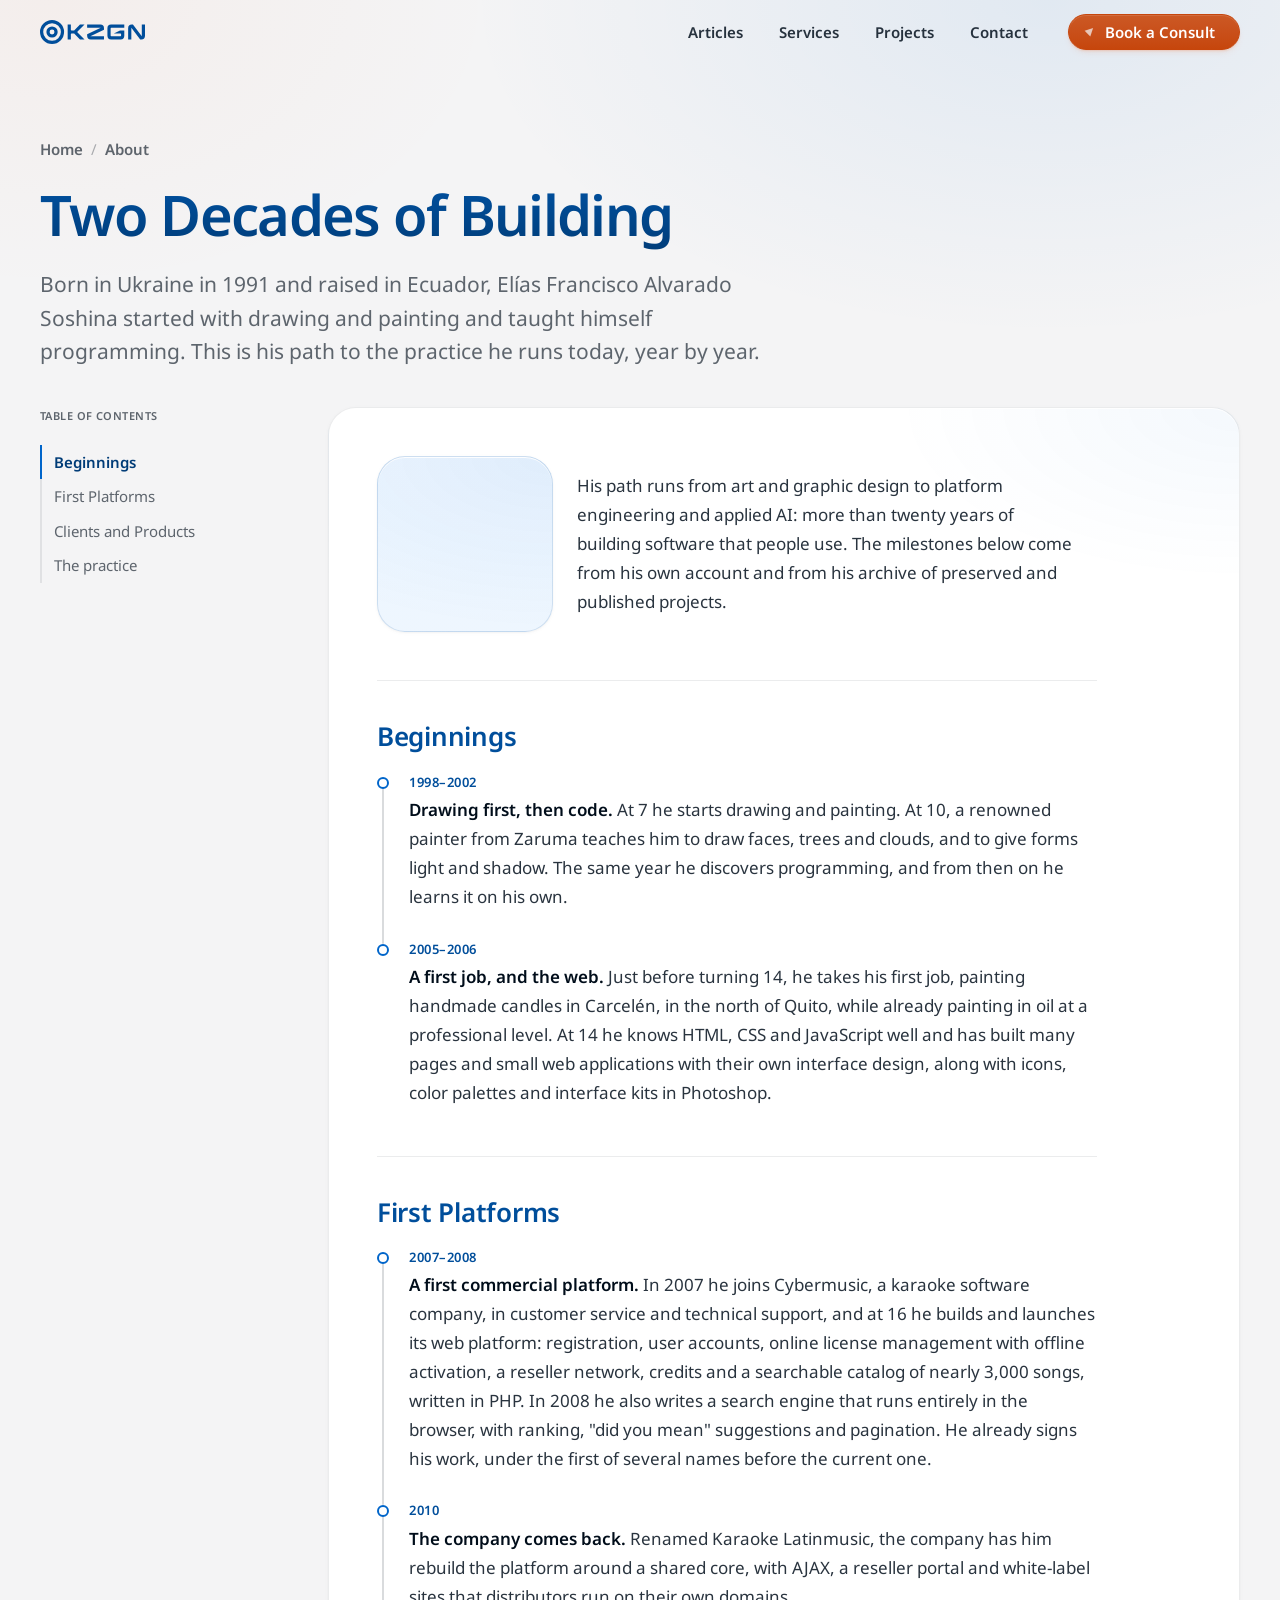
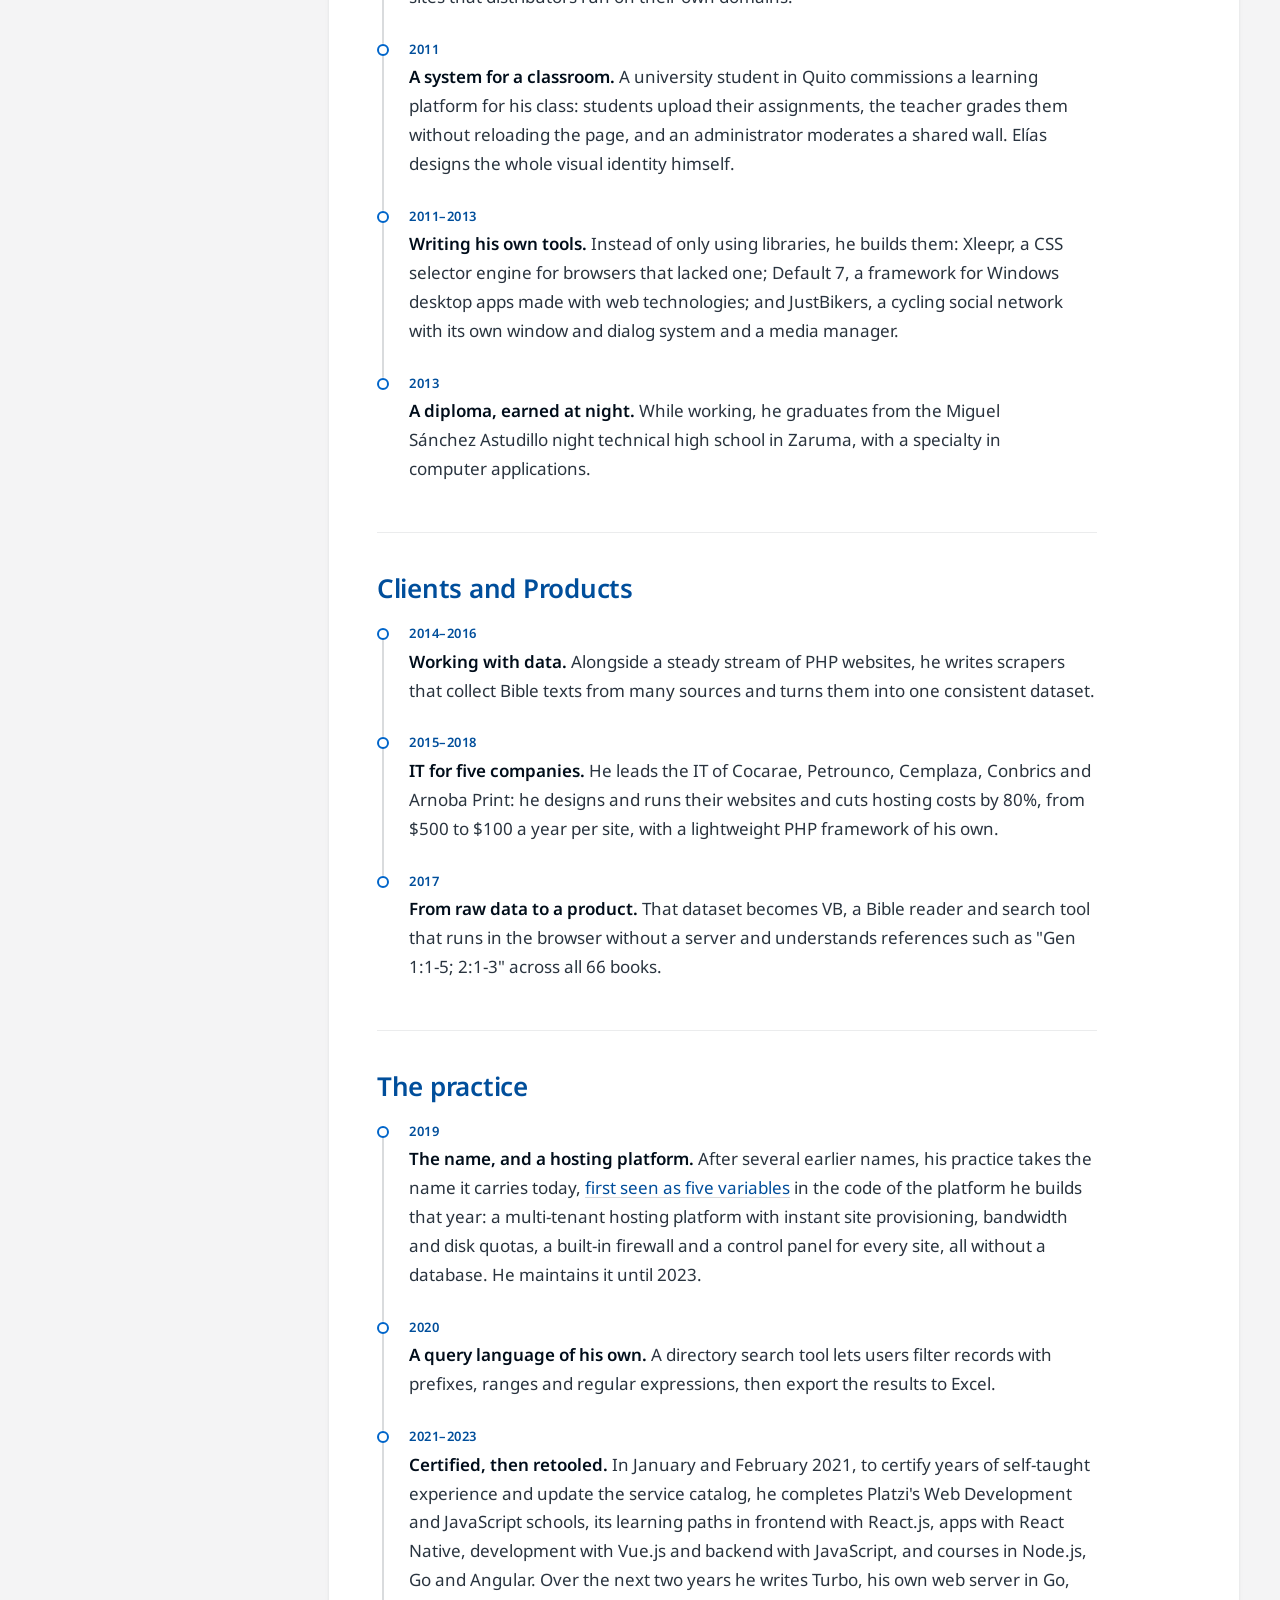
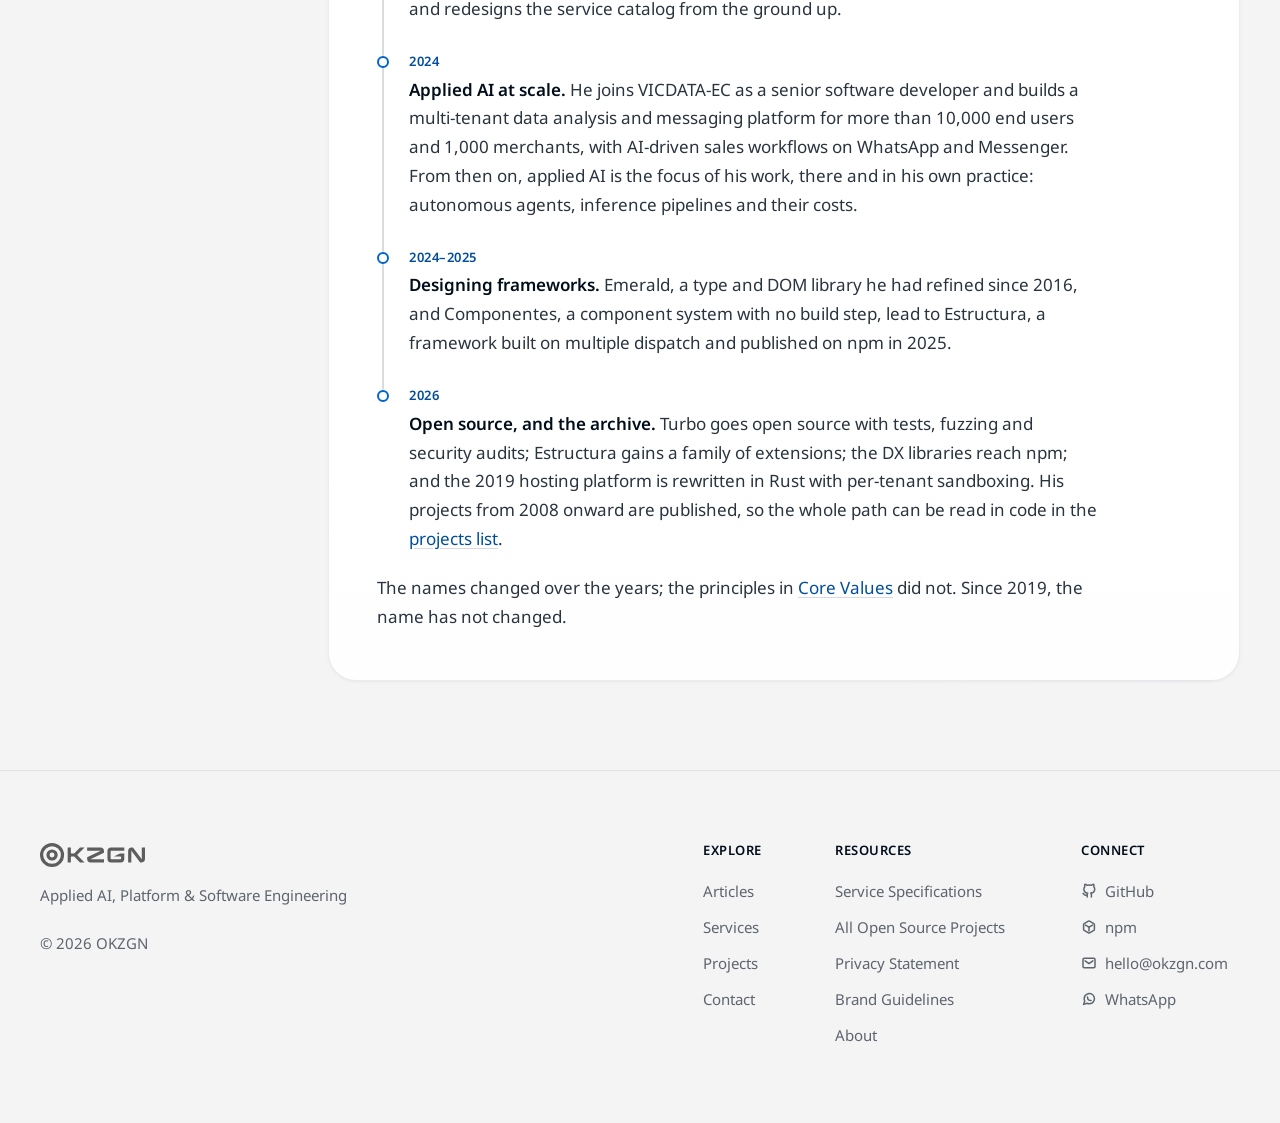
<file: about/history/index.html>
<!DOCTYPE html>
<html spellcheck="false" lang="en">
<head>
	<meta charset="UTF-8">

	<title>Two Decades of Building | OKZGN</title>
	<link rel="icon" href="../../icon.png">
	<link rel="apple-touch-icon" href="../../icon.png">
	<link rel="canonical" href="https://okzgn.com/about/history/">

	<meta name="viewport" content="width=device-width, initial-scale=1.0">
	<meta name="description" content="The path of Elías Francisco Alvarado Soshina, founder of OKZGN, year by year: from drawing and painting as a child to platform engineering and applied AI.">
	<meta name="robots" content="index, follow, max-image-preview:large">
	<meta name="author" content="OKZGN">

	<meta name="theme-color" content="#f4f4f5" media="(prefers-color-scheme: light)">
	<meta name="theme-color" content="#000d1a" media="(prefers-color-scheme: dark)">

	<meta name="format-detection" content="telephone=no">
	<meta http-equiv="Content-Security-Policy" content="default-src 'self'; img-src 'self'; child-src 'none'; style-src 'self'; script-src 'self'">

	<meta property="og:title" content="Two Decades of Building | OKZGN">
	<meta property="og:description" content="The path of Elías Francisco Alvarado Soshina, founder of OKZGN, year by year: from drawing and painting as a child to platform engineering and applied AI.">
	<meta property="og:image" content="https://okzgn.com/landscape.png">
	<meta property="og:url" content="https://okzgn.com/about/history/">
	<meta property="og:site_name" content="OKZGN">
	<meta property="og:type" content="website">
	<meta property="og:locale" content="en_US">

	<meta name="twitter:card" content="summary_large_image">
	<meta name="twitter:title" content="Two Decades of Building | OKZGN">
	<meta name="twitter:description" content="The path of Elías Francisco Alvarado Soshina, founder of OKZGN, year by year: from drawing and painting as a child to platform engineering and applied AI.">
	<meta name="twitter:image" content="https://okzgn.com/landscape.png">

	<link rel="preload" href="../../style_commons.css" as="style">
	<link rel="preload" href="../../subpages.css" as="style">

	<link rel="stylesheet" href="../../style_commons.css">
	<link rel="stylesheet" href="../../subpages.css">
	<link rel="stylesheet" href="../style.css">
	<script src="../../main_commons.js" defer></script>

	<script type="application/ld+json">
	{
		"@context": "https://schema.org",
		"@type": "ProfilePage",
		"mainEntityOfPage": {
			"@type": "WebPage",
			"@id": "https://okzgn.com/about/history/"
		},
		"headline": "Two Decades of Building",
		"description": "The path of Elías Francisco Alvarado Soshina, founder of OKZGN, year by year: from drawing and painting as a child to platform engineering and applied AI.",
		"image": "https://okzgn.com/elias.webp",
		"url": "https://okzgn.com/about/history/",
		"inLanguage": "en",
		"mainEntity": {
			"@type": "Person",
			"name": "Elías Francisco Alvarado Soshina",
			"url": "https://okzgn.com",
			"jobTitle": "Senior Software Developer",
			"birthDate": "1991",
			"birthPlace": {
				"@type": "Country",
				"name": "Ukraine"
			},
			"sameAs": [
				"https://github.com/okzgn",
				"https://www.npmjs.com/~elias_a_soshina",
				"https://www.linkedin.com/in/elias-alvarado-soshina",
				"https://platzi.com/p/OKZGN/"
			],
			"hasCredential": [
				{
					"@type": "EducationalOccupationalCredential",
					"name": "Escuela de Desarrollo Web",
					"credentialCategory": "certificate",
					"dateCreated": "2021-01-16",
					"recognizedBy": {
						"@type": "Organization",
						"name": "Platzi",
						"url": "https://platzi.com"
					}
				},
				{
					"@type": "EducationalOccupationalCredential",
					"name": "Escuela de JavaScript",
					"credentialCategory": "certificate",
					"dateCreated": "2021-01",
					"recognizedBy": {
						"@type": "Organization",
						"name": "Platzi",
						"url": "https://platzi.com"
					}
				},
				{
					"@type": "EducationalOccupationalCredential",
					"name": "Desarrollo de Apps con React Native",
					"credentialCategory": "certificate",
					"dateCreated": "2021-01-23",
					"recognizedBy": {
						"@type": "Organization",
						"name": "Platzi",
						"url": "https://platzi.com"
					}
				},
				{
					"@type": "EducationalOccupationalCredential",
					"name": "Desarrollo con Vue.js",
					"credentialCategory": "certificate",
					"dateCreated": "2021-01-24",
					"recognizedBy": {
						"@type": "Organization",
						"name": "Platzi",
						"url": "https://platzi.com"
					}
				},
				{
					"@type": "EducationalOccupationalCredential",
					"name": "Frontend con React.js",
					"credentialCategory": "certificate",
					"dateCreated": "2021-02-03",
					"recognizedBy": {
						"@type": "Organization",
						"name": "Platzi",
						"url": "https://platzi.com"
					}
				},
				{
					"@type": "EducationalOccupationalCredential",
					"name": "Desarrollo Backend con JavaScript",
					"credentialCategory": "certificate",
					"dateCreated": "2021-02-15",
					"recognizedBy": {
						"@type": "Organization",
						"name": "Platzi",
						"url": "https://platzi.com"
					}
				}
			]
		},
		"publisher": {
			"@type": "Organization",
			"name": "OKZGN",
			"url": "https://okzgn.com",
			"foundingDate": "2019",
			"slogan": "Every byte matters.",
			"logo": {
				"@type": "ImageObject",
				"url": "https://okzgn.com/icon.png"
			}
		}
	}
	</script>
</head>
<body>
	<a href="#content" class="cta-button skip-link">Skip to content</a>
	<header class="site-header" data-nosnippet>
		<div class="container site-header-inner">
			<a class="brand" href="/" aria-label="OKZGN home"><img src="../../okzgn_logo_desktop.svg" width="315" height="70" alt="OKZGN logotype"></a>
			<nav class="site-nav" id="site-nav" aria-label="Main">
				<a href="/#articles">Articles</a>
				<a href="/#services">Services</a>
				<a href="/#projects">Projects</a>
				<a href="/#contact">Contact</a>
			</nav>
			<a class="cta-button btn-sm site-cta" href="/#contact"><span>Book a Consult</span></a>
			<button class="site-menu-toggle" type="button" aria-expanded="false" aria-controls="site-nav" aria-label="Open navigation"></button>
		</div>
	</header>
	<main id="content" class="page">
		<div class="container page-hero">
			<nav class="breadcrumb" aria-label="Breadcrumb"><a href="/">Home</a><span aria-hidden="true">/</span><a href="/about/">About</a></nav>
			<h1 class="main-title display">Two Decades of Building</h1>
			<p class="lead">Born in Ukraine in 1991 and raised in Ecuador, Elías Francisco Alvarado Soshina started with drawing and painting and taught himself programming. This is his path to the practice he runs today, year by year.</p>
		</div>
		<div class="container page-layout">
			<nav class="toc" data-nosnippet aria-label="Table of contents">
				<div class="nav-title" aria-live="polite" aria-atomic="true">Table of Contents</div>
				<button id="menu" type="button" aria-label="Open menu" aria-expanded="false"></button>
				<div class="menu-list"><ol></ol></div>
			</nav>
			<article class="card">
				<div class="paragraphs">
					<div class="about-profile">
						<figure class="card card-cool about-portrait">
							<img src="../../elias.webp" width="800" height="800" alt="Portrait of Elías Francisco Alvarado Soshina, founder of OKZGN" decoding="async">
						</figure>
						<p>His path runs from art and graphic design to platform engineering and applied AI: more than twenty years of building software that people use. The milestones below come from his own account and from his archive of preserved and published projects.</p>
					</div>

					<h2>Beginnings</h2>
					<ol class="timeline">
						<li>
							<span class="timeline-year">1998–2002</span>
							<p><b>Drawing first, then code.</b> At 7 he starts drawing and painting. At 10, a renowned painter from Zaruma teaches him to draw faces, trees and clouds, and to give forms light and shadow. The same year he discovers programming, and from then on he learns it on his own.</p>
						</li>
						<li>
							<span class="timeline-year">2005–2006</span>
							<p><b>A first job, and the web.</b> Just before turning 14, he takes his first job, painting handmade candles in Carcelén, in the north of Quito, while already painting in oil at a professional level. At 14 he knows HTML, CSS and JavaScript well and has built many pages and small web applications with their own interface design, along with icons, color palettes and interface kits in Photoshop.</p>
						</li>
					</ol>

					<h2>First Platforms</h2>
					<ol class="timeline">
						<li>
							<span class="timeline-year">2007–2008</span>
							<p><b>A first commercial platform.</b> In 2007 he joins Cybermusic, a karaoke software company, in customer service and technical support, and at 16 he builds and launches its web platform: registration, user accounts, online license management with offline activation, a reseller network, credits and a searchable catalog of nearly 3,000 songs, written in PHP. In 2008 he also writes a search engine that runs entirely in the browser, with ranking, "did you mean" suggestions and pagination. He already signs his work, under the first of several names before the current one.</p>
						</li>
						<li>
							<span class="timeline-year">2010</span>
							<p><b>The company comes back.</b> Renamed Karaoke Latinmusic, the company has him rebuild the platform around a shared core, with AJAX, a reseller portal and white-label sites that distributors run on their own domains.</p>
						</li>
						<li>
							<span class="timeline-year">2011</span>
							<p><b>A system for a classroom.</b> A university student in Quito commissions a learning platform for his class: students upload their assignments, the teacher grades them without reloading the page, and an administrator moderates a shared wall. Elías designs the whole visual identity himself.</p>
						</li>
						<li>
							<span class="timeline-year">2011–2013</span>
							<p><b>Writing his own tools.</b> Instead of only using libraries, he builds them: Xleepr, a CSS selector engine for browsers that lacked one; Default 7, a framework for Windows desktop apps made with web technologies; and JustBikers, a cycling social network with its own window and dialog system and a media manager.</p>
						</li>
						<li>
							<span class="timeline-year">2013</span>
							<p><b>A diploma, earned at night.</b> While working, he graduates from the Miguel Sánchez Astudillo night technical high school in Zaruma, with a specialty in computer applications.</p>
						</li>
					</ol>

					<h2>Clients and Products</h2>
					<ol class="timeline">
						<li>
							<span class="timeline-year">2014–2016</span>
							<p><b>Working with data.</b> Alongside a steady stream of PHP websites, he writes scrapers that collect Bible texts from many sources and turns them into one consistent dataset.</p>
						</li>
						<li>
							<span class="timeline-year">2015–2018</span>
							<p><b>IT for five companies.</b> He leads the IT of Cocarae, Petrounco, Cemplaza, Conbrics and Arnoba Print: he designs and runs their websites and cuts hosting costs by 80%, from $500 to $100 a year per site, with a lightweight PHP framework of his own.</p>
						</li>
						<li>
							<span class="timeline-year">2017</span>
							<p><b>From raw data to a product.</b> That dataset becomes VB, a Bible reader and search tool that runs in the browser without a server and understands references such as "Gen 1:1-5; 2:1-3" across all 66 books.</p>
						</li>
					</ol>

					<h2>The practice</h2>
					<ol class="timeline">
						<li>
							<span class="timeline-year">2019</span>
							<p><b>The name, and a hosting platform.</b> After several earlier names, his practice takes the name it carries today, <a href="/about/#the-name">first seen as five variables</a> in the code of the platform he builds that year: a multi-tenant hosting platform with instant site provisioning, bandwidth and disk quotas, a built-in firewall and a control panel for every site, all without a database. He maintains it until 2023.</p>
						</li>
						<li>
							<span class="timeline-year">2020</span>
							<p><b>A query language of his own.</b> A directory search tool lets users filter records with prefixes, ranges and regular expressions, then export the results to Excel.</p>
						</li>
						<li>
							<span class="timeline-year">2021–2023</span>
							<p><b>Certified, then retooled.</b> In January and February 2021, to certify years of self-taught experience and update the service catalog, he completes Platzi's Web Development and JavaScript schools, its learning paths in frontend with React.js, apps with React Native, development with Vue.js and backend with JavaScript, and courses in Node.js, Go and Angular. Over the next two years he writes Turbo, his own web server in Go, and redesigns the service catalog from the ground up.</p>
						</li>
						<li>
							<span class="timeline-year">2024</span>
							<p><b>Applied AI at scale.</b> He joins VICDATA-EC as a senior software developer and builds a multi-tenant data analysis and messaging platform for more than 10,000 end users and 1,000 merchants, with AI-driven sales workflows on WhatsApp and Messenger. From then on, applied AI is the focus of his work, there and in his own practice: autonomous agents, inference pipelines and their costs.</p>
						</li>
						<li>
							<span class="timeline-year">2024–2025</span>
							<p><b>Designing frameworks.</b> Emerald, a type and DOM library he had refined since 2016, and Componentes, a component system with no build step, lead to Estructura, a framework built on multiple dispatch and published on npm in 2025.</p>
						</li>
						<li>
							<span class="timeline-year">2026</span>
							<p><b>Open source, and the archive.</b> Turbo goes open source with tests, fuzzing and security audits; Estructura gains a family of extensions; the DX libraries reach npm; and the 2019 hosting platform is rewritten in Rust with per-tenant sandboxing. His projects from 2008 onward are published, so the whole path can be read in code in the <a href="/projects/all-open-source-projects/">projects list</a>.</p>
						</li>
					</ol>
					<p>The names changed over the years; the principles in <a href="/about/#core-values">Core Values</a> did not. Since 2019, the name has not changed.</p>
				</div>
			</article>
		</div>
	</main>

	<footer class="site-footer" data-nosnippet>
		<div class="container">
			<div class="footer-grid">
				<div class="footer-brand">
					<img src="../../okzgn_logo_desktop.svg" width="315" height="70" alt="OKZGN logotype" loading="lazy" decoding="async">
					<p>Applied AI, Platform &amp; Software Engineering</p><small>&copy; 2026 OKZGN</small>
				</div>
				<div class="footer-col">
					<h2>Explore</h2>
					<ul role="list">
						<li><a href="/#articles">Articles</a></li>
						<li><a href="/#services">Services</a></li>
						<li><a href="/#projects">Projects</a></li>
						<li><a href="/#contact">Contact</a></li>
					</ul>
				</div>
				<div class="footer-col">
					<h2>Resources</h2>
					<ul role="list">
						<li><a href="/service-specifications/">Service Specifications</a></li>
						<li><a href="/projects/all-open-source-projects/">All Open Source Projects</a></li>
						<li><a href="/privacy/">Privacy Statement</a></li>
						<li><a href="/about/brand/">Brand Guidelines</a></li>
						<li><a href="/about/">About</a></li>
					</ul>
				</div>
				<div class="footer-col">
					<h2>Connect</h2>
					<ul role="list">
						<li><a href="https://github.com/okzgn" target="_blank" rel="noopener noreferrer">GitHub</a></li>
						<li><a href="https://www.npmjs.com/~elias_a_soshina" target="_blank" rel="noopener noreferrer">npm</a></li>
						<li><a href="mailto:hello@okzgn.com">hello@okzgn.com</a></li>
						<li><a href="https://wa.me/593979522180" target="_blank" rel="noopener noreferrer">WhatsApp</a></li>
					</ul>
				</div>
			</div>
		</div>
	</footer>

	<button data-nosnippet id="up" class="round-button" type="button" aria-label="Back to top">
		<svg viewBox="0 0 24 24" width="24" height="24" stroke="currentColor" stroke-width="2" fill="none" stroke-linecap="round" stroke-linejoin="round">
			<line x1="12" y1="19" x2="12" y2="5"></line>
			<polyline points="5 12 12 5 19 12"></polyline>
		</svg>
	</button>

</body>
</html>
</file>
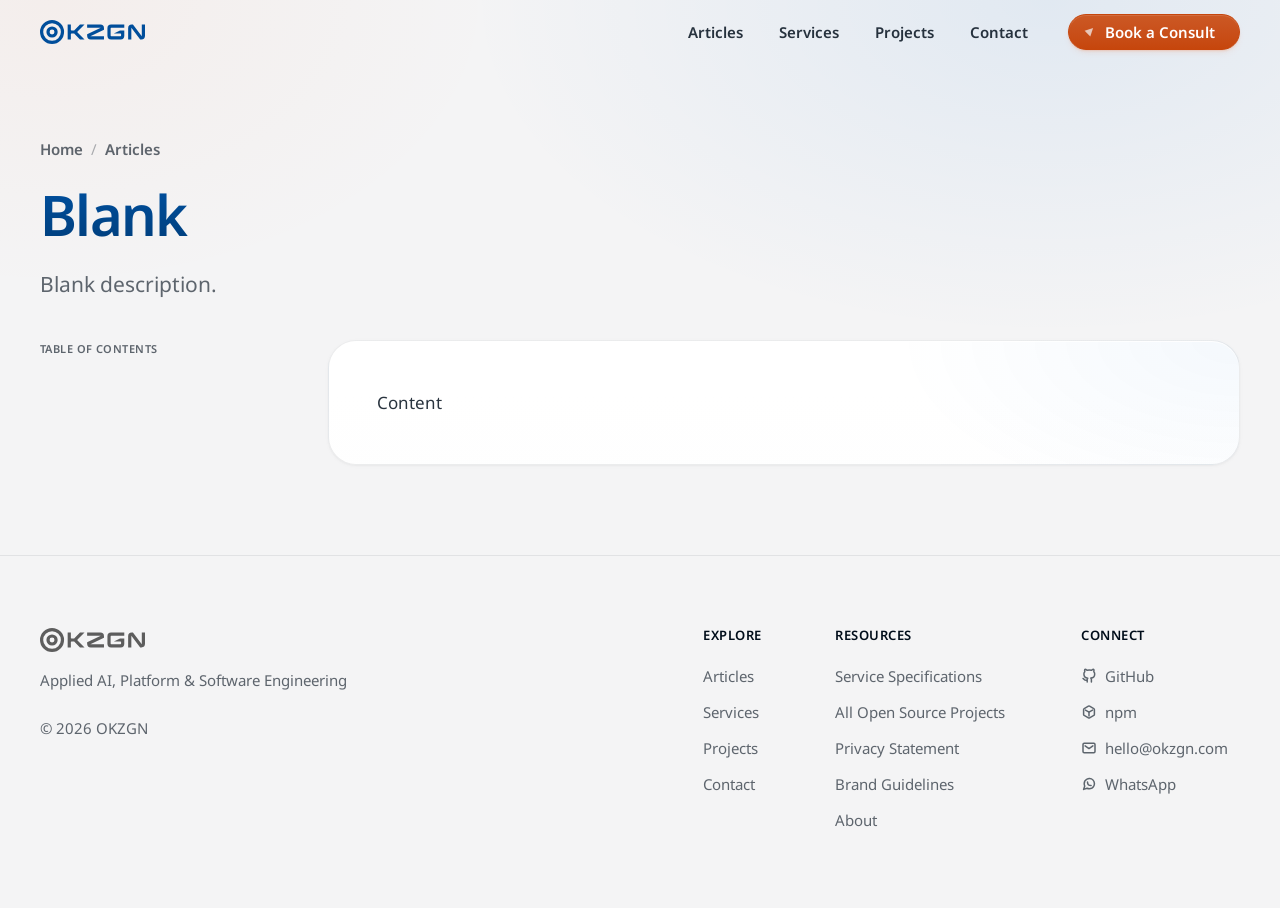
<file: articles/blank/index.html>
﻿<!DOCTYPE html>
<html spellcheck="false" lang="en">
<head>
	<meta charset="UTF-8">

	<title>Blank | OKZGN</title>
	<link rel="icon" href="../../icon.png">
	<link rel="apple-touch-icon" href="../../icon.png">
	<link rel="canonical" href="https://okzgn.com/articles/blank/">

	<meta name="viewport" content="width=device-width, initial-scale=1.0">
	<meta name="description" content="Blank description.">
	<meta name="robots" content="noindex, nofollow">
	<meta name="author" content="OKZGN">

	<meta property="article:published_time" content="2026-07-26T12:00:00Z">
	<meta property="article:author" content="Elías Francisco Alvarado Soshina">

	<meta name="theme-color" content="#f4f4f5" media="(prefers-color-scheme: light)">
	<meta name="theme-color" content="#000d1a" media="(prefers-color-scheme: dark)">

	<meta name="format-detection" content="telephone=no">
	<meta http-equiv="Content-Security-Policy" content="default-src 'self'; img-src 'self'; child-src 'none'; style-src 'self'; script-src 'self'">

	<meta property="og:title" content="Blank | OKZGN">
	<meta property="og:description" content="Blank description.">
	<meta property="og:image" content="https://okzgn.com/landscape.png">
	<meta property="og:url" content="https://okzgn.com/articles/blank/">
	<meta property="og:site_name" content="OKZGN">
	<meta property="og:type" content="article">
	<meta property="og:locale" content="en_US">

	<meta name="twitter:card" content="summary_large_image">
	<meta name="twitter:title" content="Blank | OKZGN">
	<meta name="twitter:description" content="Blank description.">
	<meta name="twitter:image" content="https://okzgn.com/landscape.png">

	<link rel="preload" href="../../style_commons.css" as="style">
	<link rel="preload" href="../../subpages.css" as="style">

	<link rel="stylesheet" href="../../style_commons.css">
	<link rel="stylesheet" href="../../subpages.css">
	<script src="../../main_commons.js" defer></script>

	<script type="application/ld+json">
	{
     	    "@context": "https://schema.org",
       	    "@type": "Article",
   			"mainEntityOfPage": {
   			    "@type": "WebPage",
    				"@id": "https://okzgn.com/articles/blank/"
   			},
	        "headline": "Blank",
			"description": "Blank description.",
			"image": "https://okzgn.com/landscape.png",
			"url": "https://okzgn.com/articles/blank/",
			"datePublished": "2026-07-26T12:00:00Z",
			"dateModified": "2026-07-26T12:00:00Z",
			"inLanguage": "en",
			"author": {
			    "@type": "Person",
				"name": "Elías Francisco Alvarado Soshina",
				"url": "https://okzgn.com",
				"jobTitle": "Applied AI, Platform & Software Developer",
				"sameAs": ["https://github.com/okzgn", "https://www.npmjs.com/~elias_a_soshina"]
			},
			"publisher": {
			    "@type": "Organization",
				"name": "OKZGN",
				"url": "https://okzgn.com",
				"logo": {
				  "@type": "ImageObject",
				  "url": "https://okzgn.com/icon.png"
				}
			}
	}</script>
</head>
<body>
	<a href="#content" class="cta-button skip-link">Skip to content</a>
	<header class="site-header" data-nosnippet>
		<div class="container site-header-inner">
			<a class="brand" href="/" aria-label="OKZGN home"><img src="../../okzgn_logo_desktop.svg" width="315" height="70" alt="OKZGN logotype"></a>
			<nav class="site-nav" id="site-nav" aria-label="Main">
				<a href="/#articles">Articles</a>
				<a href="/#services">Services</a>
				<a href="/#projects">Projects</a>
				<a href="/#contact">Contact</a>
			</nav>
			<a class="cta-button btn-sm site-cta" href="/#contact"><span>Book a Consult</span></a>
			<button class="site-menu-toggle" type="button" aria-expanded="false" aria-controls="site-nav" aria-label="Open navigation"></button>
		</div>
	</header>
	<main id="content" class="page">
		<div class="container page-hero">
			<nav class="breadcrumb" aria-label="Breadcrumb"><a href="/">Home</a><span aria-hidden="true">/</span><a href="/#articles">Articles</a></nav>
			<h1 class="main-title display">Blank</h1>
			<p class="lead">Blank description.</p>
		</div>
		<div class="container page-layout">
			<nav class="toc" data-nosnippet aria-label="Table of contents">
				<div class="nav-title" aria-live="polite" aria-atomic="true">Table of Contents</div>
				<button id="menu" type="button" aria-label="Open menu" aria-expanded="false"></button>
				<div class="menu-list"><ol></ol></div>
			</nav>
            <article class="card">
                <div class="paragraphs">Content</div>
            </article>
		</div>
	</main>

	<footer class="site-footer" data-nosnippet>
		<div class="container">
			<div class="footer-grid">
				<div class="footer-brand">
					<img src="../../okzgn_logo_desktop.svg" width="315" height="70" alt="OKZGN logotype" loading="lazy" decoding="async">
					<p>Applied AI, Platform &amp; Software Engineering</p><small>&copy; 2026 OKZGN</small>
				</div>
				<div class="footer-col">
					<h2>Explore</h2>
					<ul role="list">
						<li><a href="/#articles">Articles</a></li>
						<li><a href="/#services">Services</a></li>
						<li><a href="/#projects">Projects</a></li>
						<li><a href="/#contact">Contact</a></li>
					</ul>
				</div>
				<div class="footer-col">
					<h2>Resources</h2>
					<ul role="list">
						<li><a href="/service-specifications/">Service Specifications</a></li>
						<li><a href="/projects/all-open-source-projects/">All Open Source Projects</a></li>
						<li><a href="/privacy/">Privacy Statement</a></li>
						<li><a href="/about/brand/">Brand Guidelines</a></li>
						<li><a href="/about/">About</a></li>
					</ul>
				</div>
				<div class="footer-col">
					<h2>Connect</h2>
					<ul role="list">
						<li><a href="https://github.com/okzgn" target="_blank" rel="noopener noreferrer">GitHub</a></li>
						<li><a href="https://www.npmjs.com/~elias_a_soshina" target="_blank" rel="noopener noreferrer">npm</a></li>
						<li><a href="mailto:hello@okzgn.com">hello@okzgn.com</a></li>
						<li><a href="https://wa.me/593979522180" target="_blank" rel="noopener noreferrer">WhatsApp</a></li>
					</ul>
				</div>
			</div>
		</div>
	</footer>

	<button data-nosnippet id="up" class="round-button" type="button" aria-label="Back to top">
        <svg viewBox="0 0 24 24" width="24" height="24" stroke="currentColor" stroke-width="2" fill="none" stroke-linecap="round" stroke-linejoin="round">
            <line x1="12" y1="19" x2="12" y2="5"></line>
            <polyline points="5 12 12 5 19 12"></polyline>
        </svg>
    </button>

</body>
</html>
</file>
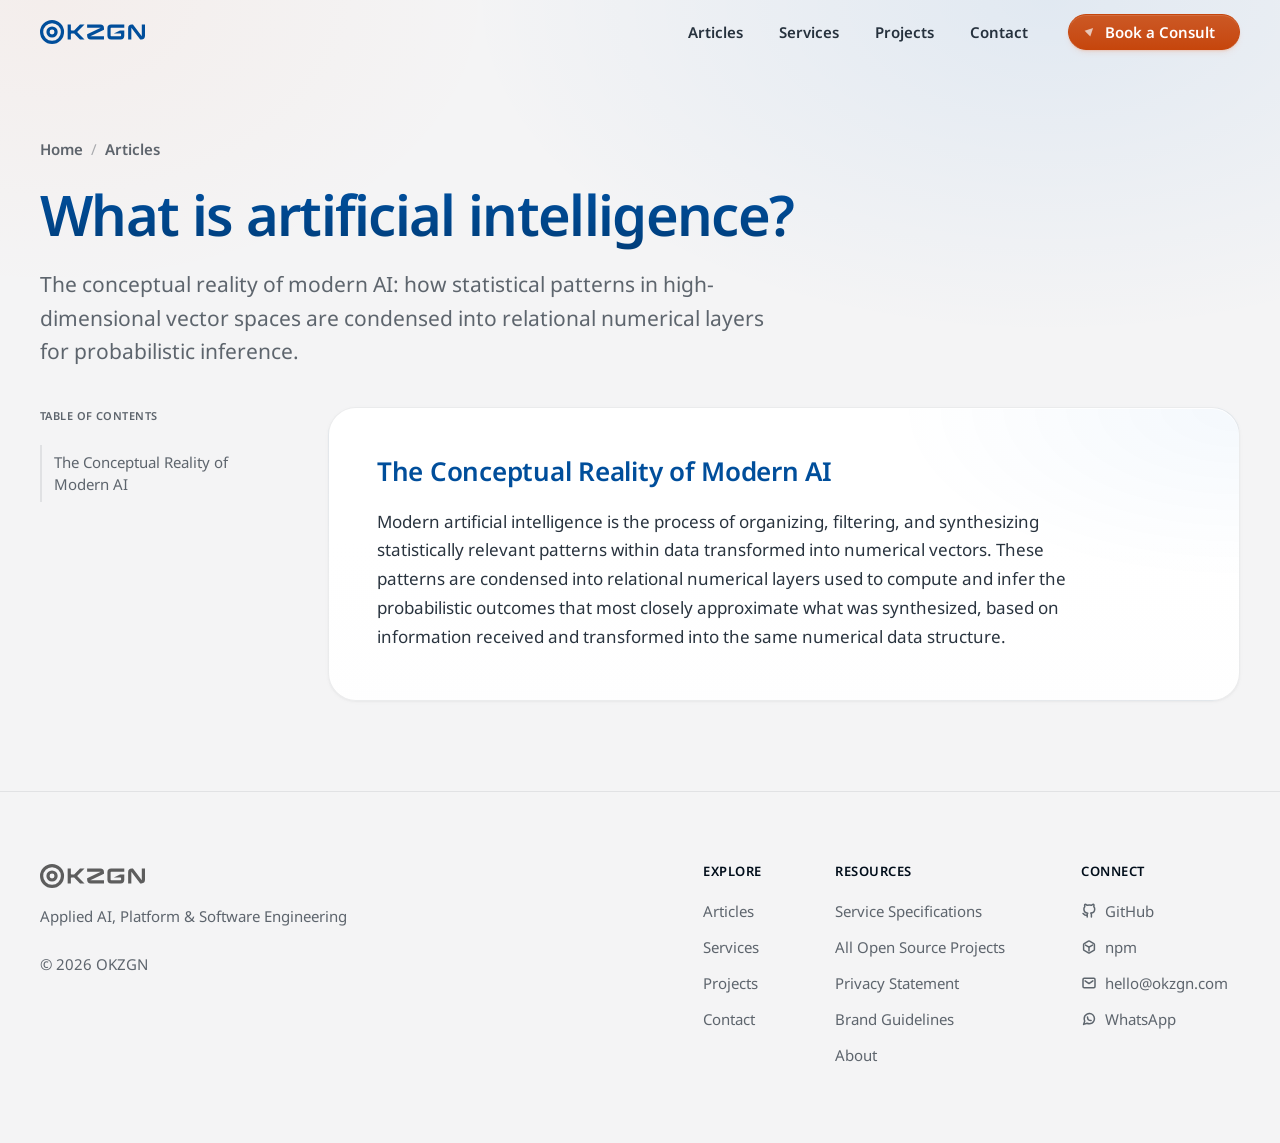
<file: articles/what-is-artificial-intelligence/index.html>
﻿<!DOCTYPE html>
<html spellcheck="false" lang="en">
<head>
	<meta charset="UTF-8">

	<title>What is artificial intelligence? | OKZGN</title>
	<link rel="icon" href="../../icon.png">
	<link rel="apple-touch-icon" href="../../icon.png">
	<link rel="canonical" href="https://okzgn.com/articles/what-is-artificial-intelligence/">

	<meta name="viewport" content="width=device-width, initial-scale=1.0">
	<meta name="description" content="The conceptual reality of modern AI: how statistical patterns in high-dimensional vector spaces are condensed into relational numerical layers for probabilistic inference.">
	<meta name="robots" content="index, follow, max-image-preview:large">
	<meta name="author" content="OKZGN">

	<meta property="article:published_time" content="2026-09-01T12:00:00Z">
	<meta property="article:author" content="Elías Francisco Alvarado Soshina">

	<meta name="theme-color" content="#f4f4f5" media="(prefers-color-scheme: light)">
	<meta name="theme-color" content="#000d1a" media="(prefers-color-scheme: dark)">

	<meta name="format-detection" content="telephone=no">
	<meta http-equiv="Content-Security-Policy" content="default-src 'self'; img-src 'self'; child-src 'none'; style-src 'self'; script-src 'self'">

	<meta property="og:title" content="What is artificial intelligence? | OKZGN">
	<meta property="og:description" content="The conceptual reality of modern AI: how statistical patterns in high-dimensional vector spaces are condensed into relational numerical layers for probabilistic inference.">
	<meta property="og:image" content="https://okzgn.com/landscape.png">
	<meta property="og:url" content="https://okzgn.com/articles/what-is-artificial-intelligence/">
	<meta property="og:site_name" content="OKZGN">
	<meta property="og:type" content="article">
	<meta property="og:locale" content="en_US">

	<meta name="twitter:card" content="summary_large_image">
	<meta name="twitter:title" content="What is artificial intelligence? | OKZGN">
	<meta name="twitter:description" content="The conceptual reality of modern AI: how statistical patterns in high-dimensional vector spaces are condensed into relational numerical layers for probabilistic inference.">
	<meta name="twitter:image" content="https://okzgn.com/landscape.png">

	<link rel="preload" href="../../style_commons.css" as="style">
	<link rel="preload" href="../../subpages.css" as="style">

	<link rel="stylesheet" href="../../style_commons.css">
	<link rel="stylesheet" href="../../subpages.css">
	<script src="../../main_commons.js" defer></script>

	<script type="application/ld+json">
	{
     	    "@context": "https://schema.org",
       	    "@type": "Article",
   			"mainEntityOfPage": {
   			    "@type": "WebPage",
    				"@id": "https://okzgn.com/articles/what-is-artificial-intelligence/"
   			},
	        "headline": "What is artificial intelligence?",
			"description": "The conceptual reality of modern AI: how statistical patterns in high-dimensional vector spaces are condensed into relational numerical layers for probabilistic inference.",
			"image": "https://okzgn.com/landscape.png",
			"url": "https://okzgn.com/articles/what-is-artificial-intelligence/",
			"datePublished": "2026-09-01T12:00:00Z",
			"dateModified": "2026-09-01T12:00:00Z",
			"inLanguage": "en",
			"author": {
			    "@type": "Person",
				"name": "Elías Francisco Alvarado Soshina",
				"url": "https://okzgn.com",
				"jobTitle": "Applied AI, Platform & Software Developer",
				"sameAs": ["https://github.com/okzgn", "https://www.npmjs.com/~elias_a_soshina"]
			},
			"publisher": {
			    "@type": "Organization",
				"name": "OKZGN",
				"url": "https://okzgn.com",
				"logo": {
				  "@type": "ImageObject",
				  "url": "https://okzgn.com/icon.png"
				}
			}
	}</script>
</head>
<body>
	<a href="#content" class="cta-button skip-link">Skip to content</a>
	<header class="site-header" data-nosnippet>
		<div class="container site-header-inner">
			<a class="brand" href="/" aria-label="OKZGN home"><img src="../../okzgn_logo_desktop.svg" width="315" height="70" alt="OKZGN logotype"></a>
			<nav class="site-nav" id="site-nav" aria-label="Main">
				<a href="/#articles">Articles</a>
				<a href="/#services">Services</a>
				<a href="/#projects">Projects</a>
				<a href="/#contact">Contact</a>
			</nav>
			<a class="cta-button btn-sm site-cta" href="/#contact"><span>Book a Consult</span></a>
			<button class="site-menu-toggle" type="button" aria-expanded="false" aria-controls="site-nav" aria-label="Open navigation"></button>
		</div>
	</header>
	<main id="content" class="page">
		<div class="container page-hero">
			<nav class="breadcrumb" aria-label="Breadcrumb"><a href="/">Home</a><span aria-hidden="true">/</span><a href="/#articles">Articles</a></nav>
			<h1 class="main-title display">What is artificial intelligence?</h1>
			<p class="lead">The conceptual reality of modern AI: how statistical patterns in high-dimensional vector spaces are condensed into relational numerical layers for probabilistic inference.</p>
		</div>
		<div class="container page-layout">
			<nav class="toc" data-nosnippet aria-label="Table of contents">
				<div class="nav-title" aria-live="polite" aria-atomic="true">Table of Contents</div>
				<button id="menu" type="button" aria-label="Open menu" aria-expanded="false"></button>
				<div class="menu-list"><ol></ol></div>
			</nav>
            <article class="card">
                <div class="paragraphs">
                    <h2>The Conceptual Reality of Modern AI</h2>
                    <p>Modern artificial intelligence is the process of organizing, filtering, and synthesizing statistically relevant patterns within data transformed into numerical vectors. These patterns are condensed into relational numerical layers used to compute and infer the probabilistic outcomes that most closely approximate what was synthesized, based on information received and transformed into the same numerical data structure.</p>
                </div>
            </article>
		</div>
	</main>

	<footer class="site-footer" data-nosnippet>
		<div class="container">
			<div class="footer-grid">
				<div class="footer-brand">
					<img src="../../okzgn_logo_desktop.svg" width="315" height="70" alt="OKZGN logotype" loading="lazy" decoding="async">
					<p>Applied AI, Platform &amp; Software Engineering</p><small>&copy; 2026 OKZGN</small>
				</div>
				<div class="footer-col">
					<h2>Explore</h2>
					<ul role="list">
						<li><a href="/#articles">Articles</a></li>
						<li><a href="/#services">Services</a></li>
						<li><a href="/#projects">Projects</a></li>
						<li><a href="/#contact">Contact</a></li>
					</ul>
				</div>
				<div class="footer-col">
					<h2>Resources</h2>
					<ul role="list">
						<li><a href="/service-specifications/">Service Specifications</a></li>
						<li><a href="/projects/all-open-source-projects/">All Open Source Projects</a></li>
						<li><a href="/privacy/">Privacy Statement</a></li>
						<li><a href="/about/brand/">Brand Guidelines</a></li>
						<li><a href="/about/">About</a></li>
					</ul>
				</div>
				<div class="footer-col">
					<h2>Connect</h2>
					<ul role="list">
						<li><a href="https://github.com/okzgn" target="_blank" rel="noopener noreferrer">GitHub</a></li>
						<li><a href="https://www.npmjs.com/~elias_a_soshina" target="_blank" rel="noopener noreferrer">npm</a></li>
						<li><a href="mailto:hello@okzgn.com">hello@okzgn.com</a></li>
						<li><a href="https://wa.me/593979522180" target="_blank" rel="noopener noreferrer">WhatsApp</a></li>
					</ul>
				</div>
			</div>
		</div>
	</footer>

	<button data-nosnippet id="up" class="round-button" type="button" aria-label="Back to top">
        <svg viewBox="0 0 24 24" width="24" height="24" stroke="currentColor" stroke-width="2" fill="none" stroke-linecap="round" stroke-linejoin="round">
            <line x1="12" y1="19" x2="12" y2="5"></line>
            <polyline points="5 12 12 5 19 12"></polyline>
        </svg>
    </button>

</body>
</html>
</file>
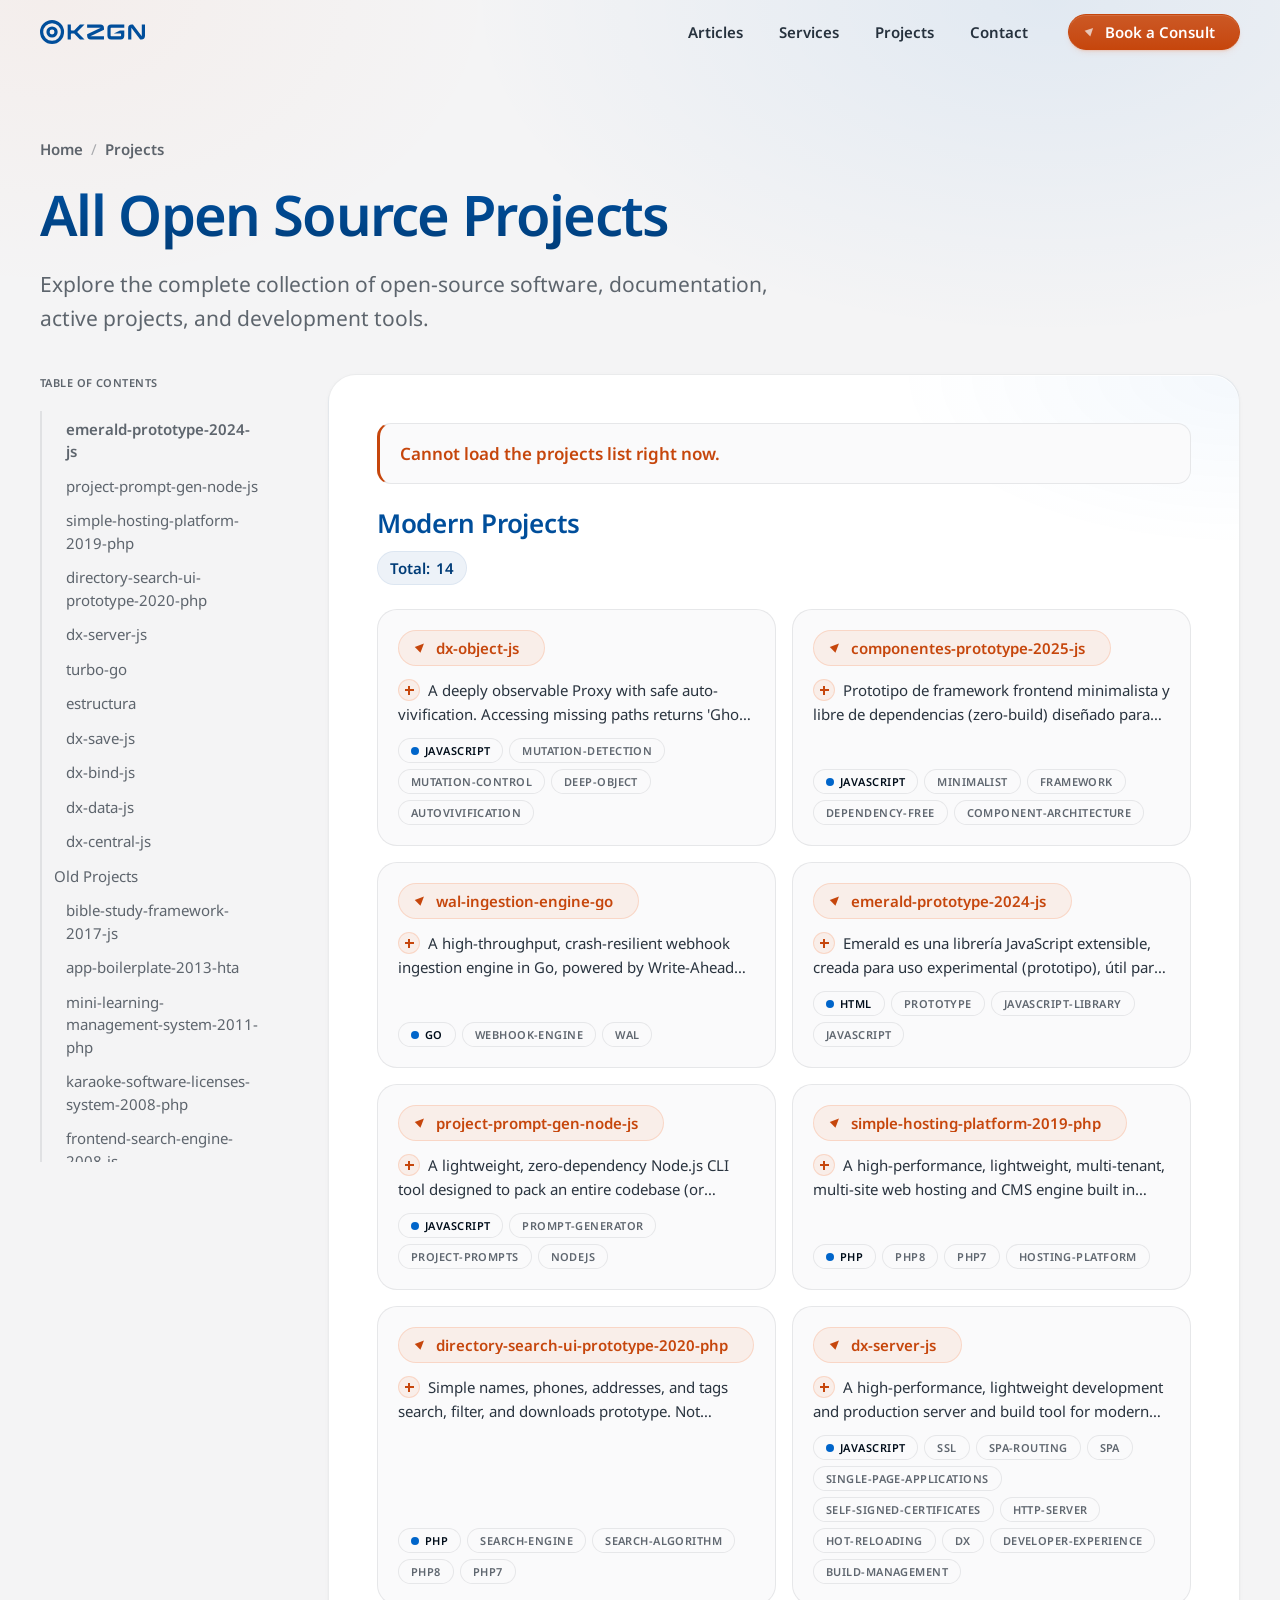
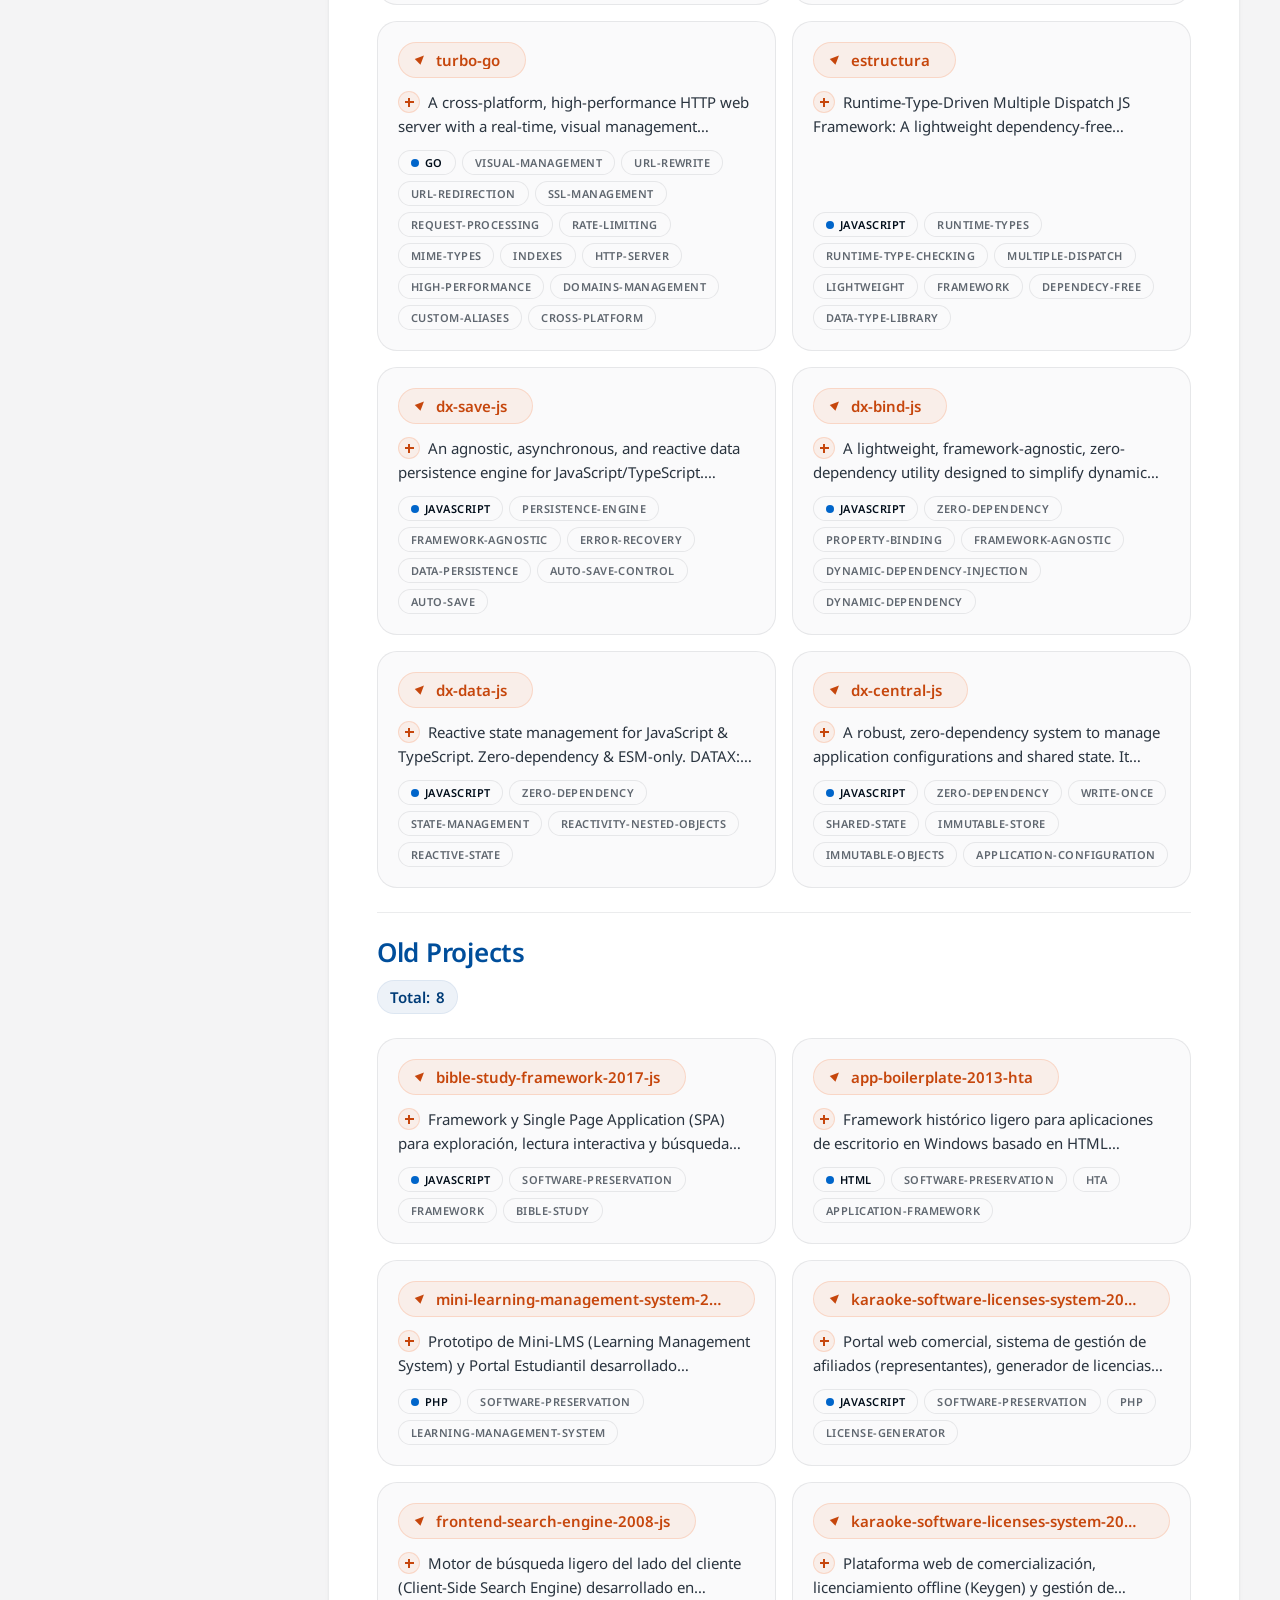
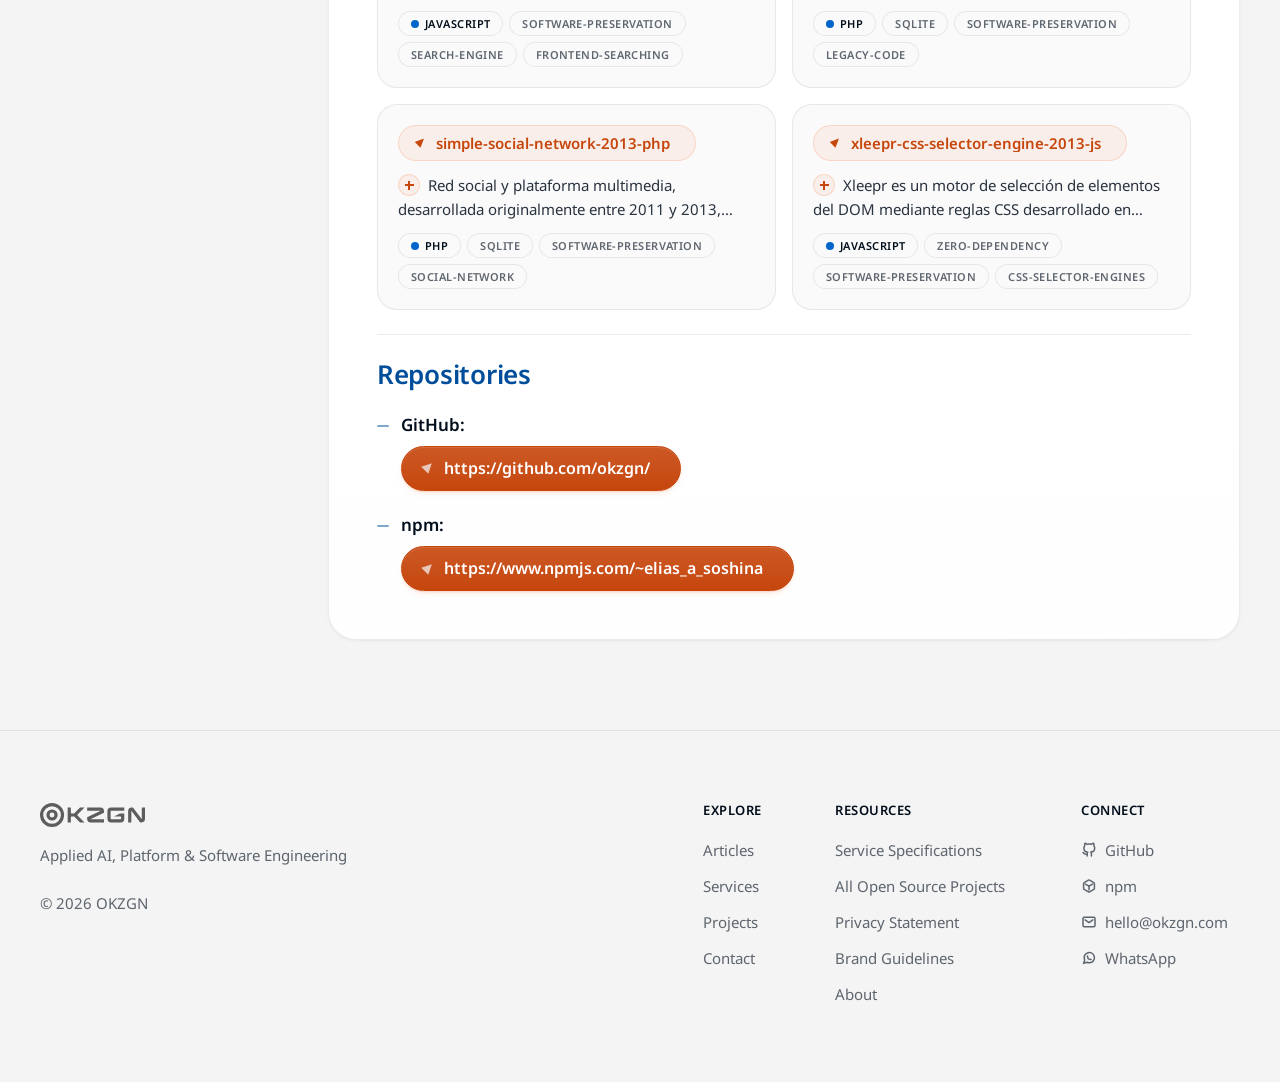
<file: projects/all-open-source-projects/index.html>
﻿<!DOCTYPE html>
<html spellcheck="false" lang="en">
<head>
	<meta charset="UTF-8">

	<title>All Open Source Projects | OKZGN</title>
	<link rel="icon" href="../../icon.png">
	<link rel="apple-touch-icon" href="../../icon.png">
	<link rel="canonical" href="https://okzgn.com/projects/all-open-source-projects/">

	<meta name="viewport" content="width=device-width, initial-scale=1.0">
	<meta name="description" content="Explore the complete collection of open-source software, documentation, active projects, and development tools.">
	<meta name="robots" content="index, follow, max-image-preview:large">
	<meta name="author" content="OKZGN">

	<meta property="article:author" content="Elías Francisco Alvarado Soshina">

	<meta name="theme-color" content="#f4f4f5" media="(prefers-color-scheme: light)">
	<meta name="theme-color" content="#000d1a" media="(prefers-color-scheme: dark)">

	<meta name="format-detection" content="telephone=no">
	<meta http-equiv="Content-Security-Policy" content="default-src 'self' https://api.github.com/; img-src 'self'; child-src 'none'; style-src 'self'; script-src 'self' https://estructura.okzgn.com/">

	<meta property="og:title" content="All Open Source Projects | OKZGN">
	<meta property="og:description" content="Explore the complete collection of open-source software, documentation, active projects, and development tools.">
	<meta property="og:image" content="https://okzgn.com/landscape.png">
	<meta property="og:url" content="https://okzgn.com/projects/all-open-source-projects/">
	<meta property="og:site_name" content="OKZGN">
	<meta property="og:type" content="website">
	<meta property="og:locale" content="en_US">

	<meta name="twitter:card" content="summary_large_image">
	<meta name="twitter:title" content="All Open Source Projects | OKZGN">
	<meta name="twitter:description" content="Explore the complete collection of open-source software, documentation, active projects, and development tools.">
	<meta name="twitter:image" content="https://okzgn.com/landscape.png">

	<link rel="preload" href="../../style_commons.css" as="style">
	<link rel="preload" href="../../subpages.css" as="style">

	<link rel="stylesheet" href="../../style_commons.css">
	<link rel="stylesheet" href="../../subpages.css">
	<link rel="stylesheet" href="style.css">
	<script src="https://estructura.okzgn.com/estructura.umd.js"></script>
	<script src="https://estructura.okzgn.com/extensions/http/estructura.http.js"></script>
	<script src="../../main_commons.js" defer></script>
	<script src="main.js"></script>

	<script type="application/ld+json">
	{
      "@context": "https://schema.org",
      "@type": "CollectionPage",
      "@id": "https://okzgn.com/projects/all-open-source-projects/",
      "url": "https://okzgn.com/projects/all-open-source-projects/",
      "name": "All Open Source Projects",
      "headline": "All Open Source Projects | OKZGN",
      "description": "Explore the complete collection of open-source software, documentation, active projects, and development tools.",
      "inLanguage": "en",
      "image": "https://okzgn.com/landscape.png",
      "author": {
        "@type": "Person",
        "name": "Elías Francisco Alvarado Soshina",
        "url": "https://okzgn.com",
        "jobTitle": "Applied AI, Platform & Software Developer",
        "sameAs": [
          "https://github.com/okzgn",
          "https://www.npmjs.com/~elias_a_soshina"
        ]
      },
      "publisher": {
        "@type": "Organization",
        "name": "OKZGN",
        "url": "https://okzgn.com",
        "logo": {
          "@type": "ImageObject",
          "url": "https://okzgn.com/icon.png"
        }
      },
      "mainEntity": {
        "@type": "ItemList",
        "name": "Open Source Software Repositories",
        "description": "List of open source tools, frameworks, engines and historical prototypes.",
        "numberOfItems": 22,
        "itemListElement": [
          {
            "@type": "ListItem",
            "position": 1,
            "item": {
              "@type": "SoftwareSourceCode",
              "name": "wal-ingestion-engine-go",
              "description": "A high-throughput, crash-resilient webhook ingestion engine in Go, powered by Write-Ahead Logging (WAL), in-situ checkpointing, and controlled load shedding.",
              "codeRepository": "https://github.com/okzgn/wal-ingestion-engine-go",
              "programmingLanguage": "Go",
              "keywords": "webhook-engine, wal"
            }
          },
          {
            "@type": "ListItem",
            "position": 2,
            "item": {
              "@type": "SoftwareSourceCode",
              "name": "project-prompt-gen-node-js",
              "description": "A lightweight, zero-dependency Node.js CLI tool designed to pack an entire codebase (or specific modules) into a single, structured Markdown context prompt for Large Language Models (LLMs).",
              "codeRepository": "https://github.com/okzgn/project-prompt-gen-node-js",
              "programmingLanguage": "JavaScript",
              "keywords": "prompt-generator, project-prompts, nodejs"
            }
          },
          {
            "@type": "ListItem",
            "position": 3,
            "item": {
              "@type": "SoftwareSourceCode",
              "name": "simple-hosting-platform-2019-php",
              "description": "A high-performance, lightweight, multi-tenant, multi-site web hosting and CMS engine built in native PHP without database dependencies.",
              "codeRepository": "https://github.com/okzgn/simple-hosting-platform-2019-php",
              "programmingLanguage": "PHP",
              "keywords": "php8, php7, hosting-platform"
            }
          },
          {
            "@type": "ListItem",
            "position": 4,
            "item": {
              "@type": "SoftwareSourceCode",
              "name": "dx-object-js",
              "description": "A deeply observable Proxy with safe auto-vivification. Accessing missing paths returns 'Ghost' proxies that materialize upon assignment. Features comprehensive mutation, deletion, and undefined-access tracking via configurable callbacks.",
              "codeRepository": "https://github.com/okzgn/dx-object-js",
              "programmingLanguage": "JavaScript",
              "keywords": "mutation-detection, mutation-control, deep-object, autovivification"
            }
          },
          {
            "@type": "ListItem",
            "position": 5,
            "item": {
              "@type": "SoftwareSourceCode",
              "name": "componentes-prototype-2025-js",
              "description": "Prototipo de framework frontend minimalista y libre de dependencias (zero-build) diseñado para organizar, desarrollar, incluir, sincronizar y ejecutar componentes modulares reutilizables basados directamente en HTML, CSS y JavaScript estándar.",
              "codeRepository": "https://github.com/okzgn/componentes-prototype-2025-js",
              "programmingLanguage": "JavaScript",
              "keywords": "minimalist, framework, dependency-free, component-architecture"
            }
          }
        ]
      }
	}
	</script>
</head>
<body>
	<a href="#content" class="cta-button skip-link">Skip to content</a>
	<header class="site-header" data-nosnippet>
		<div class="container site-header-inner">
			<a class="brand" href="/" aria-label="OKZGN home"><img src="../../okzgn_logo_desktop.svg" width="315" height="70" alt="OKZGN logotype"></a>
			<nav class="site-nav" id="site-nav" aria-label="Main">
				<a href="/#articles">Articles</a>
				<a href="/#services">Services</a>
				<a href="/#projects">Projects</a>
				<a href="/#contact">Contact</a>
			</nav>
			<a class="cta-button btn-sm site-cta" href="/#contact"><span>Book a Consult</span></a>
			<button class="site-menu-toggle" type="button" aria-expanded="false" aria-controls="site-nav" aria-label="Open navigation"></button>
		</div>
	</header>
	<main id="content" class="page">
		<div class="container page-hero">
			<nav class="breadcrumb" aria-label="Breadcrumb"><a href="/">Home</a><span aria-hidden="true">/</span><a href="/#projects">Projects</a></nav>
			<h1 class="main-title display">All Open Source Projects</h1>
			<p class="lead">Explore the complete collection of open-source software, documentation, active projects, and development tools.</p>
		</div>
		<div class="container page-layout">
			<nav class="toc" data-nosnippet aria-label="Table of contents">
				<div class="nav-title" aria-live="polite" aria-atomic="true">Table of Contents</div>
				<button id="menu" type="button" aria-label="Open menu" aria-expanded="false"></button>
				<div class="menu-list"><ol></ol></div>
			</nav>
            <article class="card">
                <div>
                    <div class="projects-response"></div>
                    <div class="projects-container"><h2 id="modern-projects">Modern Projects</h2><strong class="total">Total:<b>14</b></strong><ul class="projects-list"><li class="inset-card"><h3 id="dx-object-js" class="title"><a class="link pill-link" href="https://github.com/okzgn/dx-object-js" target="_blank" rel="noopener noreferrer"><span>dx-object-js</span></a></h3><span tabindex="0" role="button" aria-expanded="false" class="description badge-marker collapsed">A deeply observable Proxy with safe auto-vivification. Accessing missing paths returns 'Ghost' proxies that materialize upon assignment. Features comprehensive mutation, deletion, and undefined-access tracking via configurable callbacks (onMutation, onUndefined, onError).</span><div class="details"><code class="tag language">JavaScript</code><code class="tag topic">mutation-detection</code><code class="tag topic">mutation-control</code><code class="tag topic">deep-object</code><code class="tag topic">autovivification</code></div></li><li class="inset-card"><h3 id="componentes-prototype-2025-js" class="title"><a class="link pill-link" href="https://github.com/okzgn/componentes-prototype-2025-js" target="_blank" rel="noopener noreferrer"><span>componentes-prototype-2025-js</span></a></h3><span tabindex="0" role="button" aria-expanded="false" class="description badge-marker collapsed">Prototipo de framework frontend minimalista y libre de dependencias (zero-build) diseñado para organizar, desarrollar, incluir, sincronizar y ejecutar componentes modulares reutilizables basados directamente en HTML, CSS y JavaScript estándar.</span><div class="details"><code class="tag language">JavaScript</code><code class="tag topic">minimalist</code><code class="tag topic">framework</code><code class="tag topic">dependency-free</code><code class="tag topic">component-architecture</code></div></li><li class="inset-card"><h3 id="wal-ingestion-engine-go" class="title"><a class="link pill-link" href="https://github.com/okzgn/wal-ingestion-engine-go" target="_blank" rel="noopener noreferrer"><span>wal-ingestion-engine-go</span></a></h3><span tabindex="0" role="button" aria-expanded="false" class="description badge-marker collapsed">A high-throughput, crash-resilient webhook ingestion engine in Go, powered by Write-Ahead Logging (WAL), in-situ checkpointing, and controlled load shedding.</span><div class="details"><code class="tag language">Go</code><code class="tag topic">webhook-engine</code><code class="tag topic">wal</code></div></li><li class="inset-card"><h3 id="emerald-prototype-2024-js" class="title"><a class="link pill-link" href="https://github.com/okzgn/emerald-prototype-2024-js" target="_blank" rel="noopener noreferrer"><span>emerald-prototype-2024-js</span></a></h3><span tabindex="0" role="button" aria-expanded="false" class="description badge-marker collapsed">Emerald es una librería JavaScript extensible, creada para uso experimental (prototipo), útil para: verificar y crear tipos de datos personalizados, simples o complejos, con sus respectivas funciones; contar, comparar, extender o recorrer datos u objetos multinivel; manejar eventos y manipular fácilmente el DOM.</span><div class="details"><code class="tag language">HTML</code><code class="tag topic">prototype</code><code class="tag topic">javascript-library</code><code class="tag topic">javascript</code></div></li><li class="inset-card"><h3 id="project-prompt-gen-node-js" class="title"><a class="link pill-link" href="https://github.com/okzgn/project-prompt-gen-node-js" target="_blank" rel="noopener noreferrer"><span>project-prompt-gen-node-js</span></a></h3><span tabindex="0" role="button" aria-expanded="false" class="description badge-marker collapsed">A lightweight, zero-dependency Node.js CLI tool designed to pack an entire codebase (or specific modules) into a single, structured Markdown context prompt for Large Language Models (LLMs).</span><div class="details"><code class="tag language">JavaScript</code><code class="tag topic">prompt-generator</code><code class="tag topic">project-prompts</code><code class="tag topic">nodejs</code></div></li><li class="inset-card"><h3 id="simple-hosting-platform-2019-php" class="title"><a class="link pill-link" href="https://github.com/okzgn/simple-hosting-platform-2019-php" target="_blank" rel="noopener noreferrer"><span>simple-hosting-platform-2019-php</span></a></h3><span tabindex="0" role="button" aria-expanded="false" class="description badge-marker collapsed">A high-performance, lightweight, multi-tenant, multi-site web hosting and CMS engine built in native PHP without database dependencies.</span><div class="details"><code class="tag language">PHP</code><code class="tag topic">php8</code><code class="tag topic">php7</code><code class="tag topic">hosting-platform</code></div></li><li class="inset-card"><h3 id="directory-search-ui-prototype-2020-php" class="title"><a class="link pill-link" href="https://github.com/okzgn/directory-search-ui-prototype-2020-php" target="_blank" rel="noopener noreferrer"><span>directory-search-ui-prototype-2020-php</span></a></h3><span tabindex="0" role="button" aria-expanded="false" class="description badge-marker collapsed">Simple names, phones, addresses, and tags search, filter, and downloads prototype. Not intended for production use.</span><div class="details"><code class="tag language">PHP</code><code class="tag topic">search-engine</code><code class="tag topic">search-algorithm</code><code class="tag topic">php8</code><code class="tag topic">php7</code></div></li><li class="inset-card"><h3 id="dx-server-js" class="title"><a class="link pill-link" href="https://github.com/okzgn/dx-server-js" target="_blank" rel="noopener noreferrer"><span>dx-server-js</span></a></h3><span tabindex="0" role="button" aria-expanded="false" class="description badge-marker collapsed">A high-performance, lightweight development and production server and build tool for modern frontend applications, featuring Developer eXperience enhancements like hot-reloading, built-in SPA routing, automatic self-signed SSL generation, and a unique Build Ingestion system to monitor your build processes directly from the console or browser.</span><div class="details"><code class="tag language">JavaScript</code><code class="tag topic">ssl</code><code class="tag topic">spa-routing</code><code class="tag topic">spa</code><code class="tag topic">single-page-applications</code><code class="tag topic">self-signed-certificates</code><code class="tag topic">http-server</code><code class="tag topic">hot-reloading</code><code class="tag topic">dx</code><code class="tag topic">developer-experience</code><code class="tag topic">build-management</code></div></li><li class="inset-card"><h3 id="turbo-go" class="title"><a class="link pill-link" href="https://github.com/okzgn/turbo-go" target="_blank" rel="noopener noreferrer"><span>turbo-go</span></a></h3><span tabindex="0" role="button" aria-expanded="false" class="description badge-marker collapsed">A cross-platform, high-performance HTTP web server with a real-time, visual management interface. Manage unlimited domains and multi-level wildcard subdomains, SSL certificates, URI rewrites, request preprocessing, fine-grained request rate and size limiting, as well as custom aliases, headers, MIMEs, and indexes.</span><div class="details"><code class="tag language">Go</code><code class="tag topic">visual-management</code><code class="tag topic">url-rewrite</code><code class="tag topic">url-redirection</code><code class="tag topic">ssl-management</code><code class="tag topic">request-processing</code><code class="tag topic">rate-limiting</code><code class="tag topic">mime-types</code><code class="tag topic">indexes</code><code class="tag topic">http-server</code><code class="tag topic">high-performance</code><code class="tag topic">domains-management</code><code class="tag topic">custom-aliases</code><code class="tag topic">cross-platform</code></div></li><li class="inset-card"><h3 id="estructura" class="title"><a class="link pill-link" href="https://github.com/okzgn/estructura" target="_blank" rel="noopener noreferrer"><span>estructura</span></a></h3><span tabindex="0" role="button" aria-expanded="false" class="description badge-marker collapsed">Runtime-Type-Driven Multiple Dispatch JS Framework: A lightweight dependency-free JavaScript framework that lets you assign functions to be automatically attached to custom or extended data types, based on one or multiple arguments.</span><div class="details"><code class="tag language">JavaScript</code><code class="tag topic">runtime-types</code><code class="tag topic">runtime-type-checking</code><code class="tag topic">multiple-dispatch</code><code class="tag topic">lightweight</code><code class="tag topic">framework</code><code class="tag topic">dependecy-free</code><code class="tag topic">data-type-library</code></div></li><li class="inset-card"><h3 id="dx-save-js" class="title"><a class="link pill-link" href="https://github.com/okzgn/dx-save-js" target="_blank" rel="noopener noreferrer"><span>dx-save-js</span></a></h3><span tabindex="0" role="button" aria-expanded="false" class="description badge-marker collapsed">An agnostic, asynchronous, and reactive data persistence engine for JavaScript/TypeScript. Designed to seamlessly handle auto-saving, optimistic UI, debouncing, and error recovery without triggering infinite reactive loops.</span><div class="details"><code class="tag language">JavaScript</code><code class="tag topic">persistence-engine</code><code class="tag topic">framework-agnostic</code><code class="tag topic">error-recovery</code><code class="tag topic">data-persistence</code><code class="tag topic">auto-save-control</code><code class="tag topic">auto-save</code></div></li><li class="inset-card"><h3 id="dx-bind-js" class="title"><a class="link pill-link" href="https://github.com/okzgn/dx-bind-js" target="_blank" rel="noopener noreferrer"><span>dx-bind-js</span></a></h3><span tabindex="0" role="button" aria-expanded="false" class="description badge-marker collapsed">A lightweight, framework-agnostic, zero-dependency utility designed to simplify dynamic dependency injection and property binding.</span><div class="details"><code class="tag language">JavaScript</code><code class="tag topic">zero-dependency</code><code class="tag topic">property-binding</code><code class="tag topic">framework-agnostic</code><code class="tag topic">dynamic-dependency-injection</code><code class="tag topic">dynamic-dependency</code></div></li><li class="inset-card"><h3 id="dx-data-js" class="title"><a class="link pill-link" href="https://github.com/okzgn/dx-data-js" target="_blank" rel="noopener noreferrer"><span>dx-data-js</span></a></h3><span tabindex="0" role="button" aria-expanded="false" class="description badge-marker collapsed">Reactive state management for JavaScript &amp; TypeScript. Zero-dependency &amp; ESM-only. DATAX: proxy-based store with swappable reactivity adapters (Vanilla, Angular, etc.) and deep object interception. DATA: lightweight property interceptor with stackable get/set middleware.</span><div class="details"><code class="tag language">JavaScript</code><code class="tag topic">zero-dependency</code><code class="tag topic">state-management</code><code class="tag topic">reactivity-nested-objects</code><code class="tag topic">reactive-state</code></div></li><li class="inset-card"><h3 id="dx-central-js" class="title"><a class="link pill-link" href="https://github.com/okzgn/dx-central-js" target="_blank" rel="noopener noreferrer"><span>dx-central-js</span></a></h3><span tabindex="0" role="button" aria-expanded="false" class="description badge-marker collapsed">A robust, zero-dependency system to manage application configurations and shared state. It enforces strict immutability, ensuring your configuration objects are effectively Write Once Read Many.</span><div class="details"><code class="tag language">JavaScript</code><code class="tag topic">zero-dependency</code><code class="tag topic">write-once</code><code class="tag topic">shared-state</code><code class="tag topic">immutable-store</code><code class="tag topic">immutable-objects</code><code class="tag topic">application-configuration</code></div></li></ul><hr><h2 id="old-projects">Old Projects</h2><strong class="total">Total:<b>8</b></strong><ul class="projects-list"><li class="inset-card"><h3 id="bible-study-framework-2017-js" class="title"><a class="link pill-link" href="https://github.com/okzgn/bible-study-framework-2017-js" target="_blank" rel="noopener noreferrer"><span>bible-study-framework-2017-js</span></a></h3><span tabindex="0" role="button" aria-expanded="false" class="description badge-marker collapsed">Framework y Single Page Application (SPA) para exploración, lectura interactiva y búsqueda aproximada/fonética de textos bíblicos en JavaScript (ES5 + jQuery).</span><div class="details"><code class="tag language">JavaScript</code><code class="tag topic">software-preservation</code><code class="tag topic">framework</code><code class="tag topic">bible-study</code></div></li><li class="inset-card"><h3 id="app-boilerplate-2013-hta" class="title"><a class="link pill-link" href="https://github.com/okzgn/app-boilerplate-2013-hta" target="_blank" rel="noopener noreferrer"><span>app-boilerplate-2013-hta</span></a></h3><span tabindex="0" role="button" aria-expanded="false" class="description badge-marker collapsed">Framework histórico ligero para aplicaciones de escritorio en Windows basado en HTML Application (HTA), ActiveX y jQuery 1.12.4, desarrollado en la era previa a Electron y NW.js.</span><div class="details"><code class="tag language">HTML</code><code class="tag topic">software-preservation</code><code class="tag topic">hta</code><code class="tag topic">application-framework</code></div></li><li class="inset-card"><h3 id="mini-learning-management-system-2011-php" class="title"><a class="link pill-link" href="https://github.com/okzgn/mini-learning-management-system-2011-php" target="_blank" rel="noopener noreferrer"><span>mini-learning-management-system-2011-php</span></a></h3><span tabindex="0" role="button" aria-expanded="false" class="description badge-marker collapsed">Prototipo de Mini-LMS (Learning Management System) y Portal Estudiantil desarrollado originalmente entre 2010 y 2011 en PHP procedimental para un curso universitario. </span><div class="details"><code class="tag language">PHP</code><code class="tag topic">software-preservation</code><code class="tag topic">learning-management-system</code></div></li><li class="inset-card"><h3 id="karaoke-software-licenses-system-2008-php" class="title"><a class="link pill-link" href="https://github.com/okzgn/karaoke-software-licenses-system-2008-php" target="_blank" rel="noopener noreferrer"><span>karaoke-software-licenses-system-2008-php</span></a></h3><span tabindex="0" role="button" aria-expanded="false" class="description badge-marker collapsed">Portal web comercial, sistema de gestión de afiliados (representantes), generador de licencias de software offline y motor de búsqueda de canciones en el cliente, desarrollado originalmente en 2008 y restaurado para ejecutarse en entornos PHP 8 con cero configuración.</span><div class="details"><code class="tag language">JavaScript</code><code class="tag topic">software-preservation</code><code class="tag topic">php</code><code class="tag topic">license-generator</code></div></li><li class="inset-card"><h3 id="frontend-search-engine-2008-js" class="title"><a class="link pill-link" href="https://github.com/okzgn/frontend-search-engine-2008-js" target="_blank" rel="noopener noreferrer"><span>frontend-search-engine-2008-js</span></a></h3><span tabindex="0" role="button" aria-expanded="false" class="description badge-marker collapsed">Motor de búsqueda ligero del lado del cliente (Client-Side Search Engine) desarrollado en JavaScript puro (Vanilla JS) en el año 2008.</span><div class="details"><code class="tag language">JavaScript</code><code class="tag topic">software-preservation</code><code class="tag topic">search-engine</code><code class="tag topic">frontend-searching</code></div></li><li class="inset-card"><h3 id="karaoke-software-licenses-system-2010-php" class="title"><a class="link pill-link" href="https://github.com/okzgn/karaoke-software-licenses-system-2010-php" target="_blank" rel="noopener noreferrer"><span>karaoke-software-licenses-system-2010-php</span></a></h3><span tabindex="0" role="button" aria-expanded="false" class="description badge-marker collapsed">Plataforma web de comercialización, licenciamiento offline (Keygen) y gestión de distribuidores para el software comercial Karaoke LatinMusic (Ecuador, 2008–2010).</span><div class="details"><code class="tag language">PHP</code><code class="tag topic">sqlite</code><code class="tag topic">software-preservation</code><code class="tag topic">legacy-code</code></div></li><li class="inset-card"><h3 id="simple-social-network-2013-php" class="title"><a class="link pill-link" href="https://github.com/okzgn/simple-social-network-2013-php" target="_blank" rel="noopener noreferrer"><span>simple-social-network-2013-php</span></a></h3><span tabindex="0" role="button" aria-expanded="false" class="description badge-marker collapsed">Red social y plataforma multimedia, desarrollada originalmente entre 2011 y 2013, modernizada implementando una arquitectura de mocks autónomos para funcionar en PHP y navegadores modernos, sin necesidad de configurar servidores de base de datos externas (MySQL) ni depender de componentes/librerías obsoletos (Adobe Flash Player).</span><div class="details"><code class="tag language">PHP</code><code class="tag topic">sqlite</code><code class="tag topic">software-preservation</code><code class="tag topic">social-network</code></div></li><li class="inset-card"><h3 id="xleepr-css-selector-engine-2013-js" class="title"><a class="link pill-link" href="https://github.com/okzgn/xleepr-css-selector-engine-2013-js" target="_blank" rel="noopener noreferrer"><span>xleepr-css-selector-engine-2013-js</span></a></h3><span tabindex="0" role="button" aria-expanded="false" class="description badge-marker collapsed">Xleepr es un motor de selección de elementos del DOM mediante reglas CSS desarrollado en JavaScript puro (Vanilla JS) entre 2011 y 2013. </span><div class="details"><code class="tag language">JavaScript</code><code class="tag topic">zero-dependency</code><code class="tag topic">software-preservation</code><code class="tag topic">css-selector-engines</code></div></li></ul></div>
                    <hr>
                    <div class="repositories-urls">
                        <h2>Repositories</h2>
                        <ul class="repositories lines">
                            <li><strong>GitHub:</strong><br><a class="cta-button" href="https://github.com/okzgn/" target="_blank" rel="noopener noreferrer">https://github.com/okzgn/</a></li>
                            <li><strong>npm:</strong><br><a class="cta-button" href="https://www.npmjs.com/~elias_a_soshina" target="_blank" rel="noopener noreferrer">https://www.npmjs.com/~elias_a_soshina</a></li>
                        </ul>
                    </div>
                </div>
            </article>
		</div>
	</main>

	<footer class="site-footer" data-nosnippet>
		<div class="container">
			<div class="footer-grid">
				<div class="footer-brand">
					<img src="../../okzgn_logo_desktop.svg" width="315" height="70" alt="OKZGN logotype" loading="lazy" decoding="async">
					<p>Applied AI, Platform &amp; Software Engineering</p><small>&copy; 2026 OKZGN</small>
				</div>
				<div class="footer-col">
					<h2>Explore</h2>
					<ul role="list">
						<li><a href="/#articles">Articles</a></li>
						<li><a href="/#services">Services</a></li>
						<li><a href="/#projects">Projects</a></li>
						<li><a href="/#contact">Contact</a></li>
					</ul>
				</div>
				<div class="footer-col">
					<h2>Resources</h2>
					<ul role="list">
						<li><a href="/service-specifications/">Service Specifications</a></li>
						<li><a href="/projects/all-open-source-projects/">All Open Source Projects</a></li>
						<li><a href="/privacy/">Privacy Statement</a></li>
						<li><a href="/about/brand/">Brand Guidelines</a></li>
						<li><a href="/about/">About</a></li>
					</ul>
				</div>
				<div class="footer-col">
					<h2>Connect</h2>
					<ul role="list">
						<li><a href="https://github.com/okzgn" target="_blank" rel="noopener noreferrer">GitHub</a></li>
						<li><a href="https://www.npmjs.com/~elias_a_soshina" target="_blank" rel="noopener noreferrer">npm</a></li>
						<li><a href="mailto:hello@okzgn.com">hello@okzgn.com</a></li>
						<li><a href="https://wa.me/593979522180" target="_blank" rel="noopener noreferrer">WhatsApp</a></li>
					</ul>
				</div>
			</div>
		</div>
	</footer>

	<button data-nosnippet id="up" class="round-button" type="button" aria-label="Back to top">
        <svg viewBox="0 0 24 24" width="24" height="24" stroke="currentColor" stroke-width="2" fill="none" stroke-linecap="round" stroke-linejoin="round">
            <line x1="12" y1="19" x2="12" y2="5"></line>
            <polyline points="5 12 12 5 19 12"></polyline>
        </svg>
    </button>

</body>
</html>
</file>
<file: style_commons.css>
/* Shared design system: tokens, base, site header and footer, and the components every page uses.
   Page stylesheets (landing.css, subpages.css) only add their own layouts and parts. */

@font-face {
    font-family: "NotoSans";
    src: url('/NotoSans-Regular.ttf') format('truetype');
    font-weight: normal;
    font-display: swap;
}

@font-face {
    font-family: "NotoSans";
    src: url('/NotoSans-SemiBold.ttf') format('truetype');
    font-weight: bold;
    font-display: swap;
}

@font-face {
    font-family: "NotoSansMono";
    src: url('/NotoSansMono-Regular.ttf') format('truetype');
    font-weight: normal;
    font-display: swap;
}

:root {
    /* Base Colors */
    --realBlack: #000d1a;
    --realWhite: #f4f4f5;
    --white: var(--realWhite);
    --bg: var(--white);
    /* Blues */
    --realBlue: #004e9b;
    --realBlueLight: #0065ca;
    --realBlueDark: #002447;
    --blue: var(--realBlue);
    --blueLight: var(--realBlueLight);
    --blueLight0: #5cadff;
    --blueLight2: #8ac4ff;
    --blueLight3: #b8dbff;
    --blueDark2: #0052a3;
    /* Accents (Orange) */
    --accent: #f26522;
    --accentDark: #d95a1e;
    --accentDark2: #c6460c;
    --accentDark3: #9a3709;
    /* Theme / Gradient Colors */
    --themeColor0: #ff962e;
    --themeColor: #ffb164;

    /* Color channels. Every tint, line, shadow and fill below derives from them, so the dark
       theme only swaps channels. #004e9b (--realBlue) is the anchor. */
    --ink-rgb: 0 13 26;
    --paper-rgb: 244 244 245;
    --blue-rgb: 0 78 155;
    --sky-rgb: 138 196 255;
    --accent-rgb: 242 101 34;
    --fg-rgb: var(--ink-rgb);
    --line-rgb: var(--ink-rgb);
    --tint-rgb: var(--blue-rgb);
    --shadow-rgb: var(--ink-rgb);
    --shadow-k: 1;
    --glass-rgb: var(--paper-rgb);

    /* Semantic surfaces, text and lines */
    --ink: var(--realBlack);
    --on-accent: #ffffff;
    --text: rgb(var(--fg-rgb) / 0.84);
    --muted: rgb(var(--fg-rgb) / 0.62);
    --surface: #ffffff;
    /* Inset surface for boxes, chips and fields inside a card: a step toward the page, so darker
       in light. Dark mode mirrors it and takes the same step lighter (see the dark block). */
    --surface-2: color-mix(in srgb, var(--surface) 55%, var(--bg));
    --border: rgb(var(--line-rgb) / 0.08);
    --border-strong: rgb(var(--line-rgb) / 0.15);
    --hover: rgb(var(--line-rgb) / 0.05);
    --accentTint: rgb(var(--accent-rgb) / 0.08);
    --accentLine: rgb(var(--accent-rgb) / 0.4);
    /* A barely-there accent edge for tinted pills at rest (pill links and the +/- toggle). */
    --accentEdge: rgb(var(--accent-rgb) / 0.18);
    --accentText: var(--accentDark2);
    --blueTint: rgb(var(--tint-rgb) / 0.07);
    --blueLine-strong: rgb(var(--tint-rgb) / 0.32);
    --danger: var(--accentDark2);
    --autofillBg: var(--surface-2);
    --bg-glass: rgb(var(--glass-rgb) / 0.88);

    /* Color roles. Blue is the brand: it carries titles, icons, structure, status and progress. The
       accent is kept for action and selection (primary buttons, text links, hover and selected
       states, required marks), so an orange mark always means "something to act on here". Passive
       marks take the blue tokens below. The edge line of a card (--card-edge) pairs both brand
       colors and is a state, not a decoration: it shows only while the card is hovered, focused or
       open.
       --signal: small vivid marks (status lights, the current step). --mark: quiet marks (bullets,
       lines already read). --progress-ink: the reading progress line. --scroll-thumb: scrollbars. */
    --signal: var(--realBlueLight);
    --mark: rgb(var(--tint-rgb) / 0.5);
    --progress-ink: linear-gradient(90deg, rgb(var(--tint-rgb) / 0.3), var(--signal));
    --scroll-thumb: rgb(var(--tint-rgb) / 0.38);

    /* Button fills: the same lighten and darken step for both brand colors. */
    --accent-deep: color-mix(in srgb, var(--accentDark2) 90%, #000000);
    --blue-deep: color-mix(in srgb, var(--realBlue) 90%, #000000);
    --fill-accent: linear-gradient(180deg, color-mix(in srgb, var(--accentDark2) 90%, #ffffff), var(--accentDark2));
    --fill-accent-hover: linear-gradient(180deg, var(--accentDark2), var(--accent-deep));
    --fill-blue: linear-gradient(180deg, color-mix(in srgb, var(--realBlue) 90%, #ffffff), var(--realBlue));
    --fill-blue-hover: linear-gradient(180deg, var(--realBlue), var(--blue-deep));
    --shine: inset 0 1px 0 rgb(255 255 255 / 0.12);

    /* Card titles: a deep tone of the anchor blue, so titles lead without shouting. */
    --title-tone: color-mix(in srgb, var(--realBlue) 72%, var(--realBlack));

    /* Mobile menu icons: a deep blue at rest that brightens to the vivid blue on hover, focus and the
       current section, matching the blue hover pill. */
    --nav-icon-tone: var(--title-tone);
    --nav-icon-active: var(--blueLight);

    /* Motion: state changes and the press feedback; a spring that overshoots slightly (floating
       buttons) and a soft ease-out for panels that slide in (cart). */
    --dur: 0.2s;
    --dur-press: 0.15s;
    --ease-spring: cubic-bezier(0.34, 1.25, 0.64, 1);
    --ease-out: cubic-bezier(0.3, 0.8, 0.4, 1);
    /* Press feedback: buttons and controls shrink a little more than whole cards. */
    --press-scale: 0.97;
    --press-scale-card: 0.985;

    /* Icon tiles: a light blue tint behind the blue service icons, in both themes. */
    --tile-fill: linear-gradient(160deg, var(--surface), var(--blueTint));
    --tile-ring: var(--blueTint);
    /* Warm tile (.icon-warm) for the orange icons on the two warm surfaces (the featured card and
       the cart panel): the same peach as the pill links. */
    --tile-fill-warm: linear-gradient(160deg, var(--surface), var(--accentTint));
    --tile-ring-warm: var(--accentTint);
    /* Field surfaces on the warm panel (cart): a see-through accent step at rest, so the field reads
       as a slightly deeper shade of the panel (never a gray patch), and the raised surface on focus. */
    --warm-inset: rgb(var(--accent-rgb) / 0.05);
    /* The same look made opaque, for the browser's autofill paint (which shows through see-through
       fills). */
    --warm-inset-solid: color-mix(in srgb, var(--accent) 13%, var(--surface));
    --warm-raised: var(--surface);
    --feature-bg: color-mix(in srgb, var(--blueLight2) 15%, var(--surface));
    --feature-line: rgb(var(--blue-rgb) / 0.14);
    /* Warm surfaces (cart panel, featured card) take the accent hue at
       the --accentTint strength, made opaque, so every peach on the site is the same tone. The line
       and the edge are deeper steps of the same hue. */
    --feature-warm-bg: color-mix(in srgb, var(--accent) 8%, var(--surface));
    --feature-warm-line: color-mix(in srgb, var(--accent) 22%, var(--surface));
    /* Small warm controls on the page background need a firmer edge than panels. */
    --feature-warm-edge: color-mix(in srgb, var(--accent) 40%, var(--surface));
    /* Card surfaces: a faint glow in the top right corner (--card-glow, see the lights below) over a
       base that settles slightly toward the page at the bottom, and a lit top edge. The glow and
       the bottom fade have a fixed reach (radial sizes do not accept min()), so a long article card
       keeps them at its corners. One recipe, three bases: white cards, warm features (cart,
       featured card), cool features. */
    --card-glow-size: 36rem 18rem at 100% 0%;
    --card-fade-to: min(55%, 20rem);
    --card-fill:
        radial-gradient(var(--card-glow-size), var(--card-glow), transparent 60%),
        linear-gradient(0deg, color-mix(in srgb, var(--surface) 93%, var(--bg)), var(--surface) var(--card-fade-to));
    --card-fill-warm:
        radial-gradient(var(--card-glow-size), var(--card-glow-warm), transparent 60%),
        linear-gradient(0deg, color-mix(in srgb, var(--feature-warm-bg) 93%, var(--bg)), var(--feature-warm-bg) var(--card-fade-to));
    /* Raised surface: what an inset box or field becomes on hover, open or focus. In light it is
       the card white; in dark it is one more light step past the inset surface. */
    --surface-raised: var(--surface);
    --card-fill-raised:
        radial-gradient(var(--card-glow-size), var(--card-glow), transparent 60%),
        linear-gradient(0deg, color-mix(in srgb, var(--surface-raised) 93%, var(--bg)), var(--surface-raised) var(--card-fade-to));
    --card-fill-cool:
        radial-gradient(var(--card-glow-size), var(--card-glow-cool), transparent 60%),
        linear-gradient(0deg, color-mix(in srgb, var(--feature-bg) 93%, var(--bg)), var(--feature-bg) var(--card-fade-to));
    --card-shine: inset 0 1px 0 rgb(255 255 255 / 0.9);
    /* Bars of the +/- toggle (.badge-marker). Each bar spans the whole box across its thickness and its
       2.5px line is drawn with color stops around 50%, so it stays centered at any zoom or screen scale
       (a thin tile gets rounded to whole device pixels and drifts off the center). */
    --marker-bar-h: linear-gradient(to bottom, transparent calc(50% - 1.25px), currentColor calc(50% - 1.25px) calc(50% + 1.25px), transparent calc(50% + 1.25px)) center / 0.5625rem 100% no-repeat;
    --marker-bar-v: linear-gradient(to right, transparent calc(50% - 1.25px), currentColor calc(50% - 1.25px) calc(50% + 1.25px), transparent calc(50% + 1.25px)) center / 100% 0.5625rem no-repeat;
    /* The minus (open state) is a light bar on the dark accent fill, which reads heavier than the dark
       plus on a light fill, so it is a quarter pixel thinner on each side to look the same weight. */
    --marker-bar-minus: linear-gradient(to bottom, transparent calc(50% - 1px), currentColor calc(50% - 1px) calc(50% + 1px), transparent calc(50% + 1px)) center / 0.5625rem 100% no-repeat;
    --card-edge: linear-gradient(90deg, transparent, var(--accentLine) 30%, rgb(var(--tint-rgb) / 0.3) 70%, transparent);
    /* Display ink: page titles are lit from the top. They start in the logo's blue, so the title
       picks up the color of the logo above it, and settle into the deep title tone. */
    --display-ink: linear-gradient(180deg, var(--realBlue) 14%, var(--title-tone) 100%);
    /* Lights. Every glow on the site is the same light at a few strengths: the ambient light behind
       the top of each page, the corner glow of the cards, the pointer light and the glow behind the
       hero's core. The hue is the vivid blue, a step brighter than the anchor, so a glow lifts the
       surface it falls on instead of graying it; warm surfaces take the accent hue. The strengths
       are kept low: each light should be noticed only when looked for. */
    --light-rgb: 0 101 202;
    --light-warm-rgb: var(--accent-rgb);
    /* Ambient light: a cool glow on the right (where the hero visual sits) and a fainter warm one
       on the left. */
    --ambient-cool: rgb(var(--light-rgb) / 0.08);
    --ambient-warm: rgb(var(--light-warm-rgb) / 0.045);
    /* Corner glow of the card surfaces (--card-fill and its warm and cool variants). */
    --card-glow: rgb(var(--light-rgb) / 0.045);
    --card-glow-cool: rgb(var(--light-rgb) / 0.06);
    --card-glow-warm: rgb(var(--light-warm-rgb) / 0.055);
    /* Pointer light on cards: its strength; the hue is set per card (--spot-rgb). */
    --spot-k: 0.065;
    /* Glow behind the hero's core (landing.css). */
    --core-glow-k: 0.1;
    /* Frosted glass (site header, table of contents bar): the filter that goes with --bg-glass. */
    --glass-filter: saturate(1.2) blur(10px);
    /* Secondary button fill and edge: a light tint and a hairline, with a 3-point hover step;
       the shine and shadow below are what set it apart from the cards around it. */
    --ghost-fill: rgb(var(--ink-rgb) / 0.05);
    --ghost-fill-hover: rgb(var(--ink-rgb) / 0.08);
    --ghost-line: rgb(var(--ink-rgb) / 0.06);
    --ghost-line-hover: rgb(var(--ink-rgb) / 0.11);
    /* The primary button's treatment at a quieter strength: lit from the top, deeper at the
       bottom on hover, an inner shine and a soft neutral shadow. */
    --fill-ghost: linear-gradient(180deg, rgb(255 255 255 / 0.22), rgb(255 255 255 / 0)), var(--ghost-fill);
    --fill-ghost-hover: linear-gradient(180deg, rgb(255 255 255 / 0.1), rgb(var(--ink-rgb) / 0.02)), var(--ghost-fill-hover);
    --sh-ghost: 0 1px 2px rgb(var(--shadow-rgb) / calc(0.03 * var(--shadow-k))), 0 3px 8px -6px rgb(var(--shadow-rgb) / calc(0.1 * var(--shadow-k)));
    --ghost-shine: inset 0 1px 0 rgb(255 255 255 / 0.45);
    /* Quiet ghost: the secondary button's look one step softer, for the header and footer links on
       hover, focus and the current section. The hairline is drawn inside (no layout shift). */
    --fill-ghost-quiet: linear-gradient(180deg, rgb(255 255 255 / 0.18), rgb(255 255 255 / 0)), var(--hover);
    /* The shine sits just under the inner hairline (a 2px inset band, its first pixel covered by
       the hairline), where the secondary button's shine sits under its border. */
    --ghost-shine-quiet: inset 0 2px 0 rgb(255 255 255 / 0.5);
    --sh-ghost-quiet: inset 0 0 0 1px var(--ghost-line), var(--ghost-shine-quiet), 0 1px 2px rgb(var(--shadow-rgb) / calc(0.025 * var(--shadow-k)));

    /* Spacing scale: 4px grid with 2px and 6px fine steps. */
    --space-0-5: 0.125rem;
    --space-1: 0.25rem;
    --space-1-5: 0.375rem;
    --space-2: 0.5rem;
    --space-3: 0.75rem;
    --space-4: 1rem;
    --space-5: 1.25rem;
    --space-6: 1.5rem;
    --space-7: 1.75rem;
    --space-8: 2rem;
    --space-10: 2.5rem;
    --space-12: 3rem;

    /* Radius, shadow and layout scales */
    --r-xs: 0.375rem;
    --r-sm: 0.5rem;
    --r-md: 0.875rem;
    --r-lg: 1.25rem;
    --r-xl: 1.75rem;
    --r-full: 999px;
    --sh-1: 0 1px 2px rgb(var(--shadow-rgb) / calc(0.03 * var(--shadow-k))), 0 1px 6px -2px rgb(var(--shadow-rgb) / calc(0.05 * var(--shadow-k)));
    --sh-2: 0 1px 3px rgb(var(--shadow-rgb) / calc(0.03 * var(--shadow-k))), 0 8px 20px -10px rgb(var(--shadow-rgb) / calc(0.1 * var(--shadow-k)));
    --sh-3: 0 20px 48px rgb(var(--shadow-rgb) / calc(0.12 * var(--shadow-k))), 0 6px 14px rgb(var(--shadow-rgb) / calc(0.06 * var(--shadow-k)));
    --sh-accent: 0 1px 2px rgb(var(--accent-rgb) / 0.16), 0 4px 10px -6px rgb(var(--accent-rgb) / 0.36);
    --sh-blue: 0 1px 2px rgb(var(--blue-rgb) / 0.16), 0 4px 10px -6px rgb(var(--blue-rgb) / 0.36);
    --container: 1200px;
    --gutter: clamp(1rem, 3vw, 2rem);
    --section-y: clamp(3.5rem, 7vw, 6rem);
    --header-h: 4rem;

    /* Typography: one size, line-height and tracking scale for the whole site. */
    --mainFont: "NotoSans";
    --monoFont: "NotoSansMono";
    --fs-2xs: 0.6875rem;
    --fs-xs: 0.8125rem;
    --fs-sm: 0.9375rem;
    --fs-base: 1rem;
    --fs-md: 1.0625rem;
    --fs-lg: 1.125rem;
    --fs-xl: 1.25rem;
    --fs-2xl: 1.625rem;
    --lh-tight: 1.2;
    --lh-snug: 1.3;
    --lh-ui: 1.5;
    --lh-body: 1.6;
    --lh-read: 1.7;
    --ls-grl: 0em;
    --ls-caps: 0.04em;
    --ls-heading: -0.01em;
    --ls-display: -0.03em;
    --fs-display: clamp(2.5rem, 4vw + 1.25rem, 4.5rem);
    --fs-h2: clamp(1.875rem, 2vw + 1.25rem, 2.75rem);
    --fs-h3: clamp(1.25rem, 0.5vw + 1.125rem, 1.5rem);
}

*, ::after, ::before {
    border: 0;
    margin: 0;
    padding: 0;
    box-sizing: border-box;
    scrollbar-color: var(--scroll-thumb) transparent;
    scrollbar-width: thin;
    accent-color: var(--accent);
    outline: 1px dashed transparent;
}

html {
    color-scheme: light dark;
    scroll-behavior: smooth;
    scroll-padding-top: calc(var(--header-h) + 1rem);
    -webkit-text-size-adjust: 100%;
    /* Set on the root: the property is inherited, and the highlight is painted on touch start, before
       :active or :focus match (on iOS :active may never match), so a state selector is too late. */
    -webkit-tap-highlight-color: transparent;
}

html, body {
    width: 100%;
    overflow-x: hidden;
    overflow-x: clip;
}

body {
    min-height: 100vh;
    min-height: 100dvh;
    display: flex;
    flex-flow: column;
    background-color: var(--bg);
    color: var(--text);
    font-family: var(--mainFont), -apple-system, BlinkMacSystemFont, "Segoe UI", system-ui, Roboto, "Helvetica Neue", sans-serif;
    font-size: var(--fs-md);
    line-height: var(--lh-body);
    letter-spacing: var(--ls-grl);
    -webkit-font-smoothing: antialiased;
    text-rendering: optimizeLegibility;
}

@media (prefers-reduced-motion: reduce) {
    html {
        scroll-behavior: auto;
    }
}

button, input, select, textarea {
    font: inherit;
    color: inherit;
    background: none;
}

button {
    cursor: pointer;
}

img, svg {
    max-width: 100%;
}

ul, ol {
    list-style: none;
}

address {
    font-style: normal;
}

hr {
    border-top: 1px solid var(--border);
    margin: var(--space-6) 0;
}

h1, h2, h3, h4, h5, h6 {
    color: var(--blue);
    line-height: var(--lh-tight);
    letter-spacing: var(--ls-grl);
    text-wrap: balance;
}

h1 {
    font-size: var(--fs-h2);
}

h2 {
    font-size: var(--fs-h2);
    letter-spacing: var(--ls-heading);
}

h3 {
    font-size: var(--fs-h3);
}

h4, h5 {
    color: var(--ink);
}

a {
    color: var(--blue);
    text-decoration: none;
    transition: color var(--dur), background-color var(--dur), border-color var(--dur), box-shadow var(--dur), transform var(--dur);
}

::-webkit-scrollbar {
    width: 0.5rem;
    height: 0.5rem;
}

::-webkit-scrollbar-thumb {
    background: var(--scroll-thumb);
    border-radius: var(--r-full);
}

::-webkit-scrollbar-track {
    background: transparent;
}

::selection {
    background: var(--realBlue);
    color: var(--white);
}

::placeholder {
    color: var(--muted);
    opacity: 1;
}

:focus-visible {
    outline: 2px solid var(--blue);
    outline-offset: 3px;
}

.skip-link {
    position: absolute;
    top: -100%;
    left: 1rem;
    z-index: 200;
}

.skip-link:focus {
    top: 1rem;
}

/* Layout primitives. */
.container {
    width: min(100% - 2 * var(--gutter), var(--container));
    margin-left: auto;
    margin-right: auto;
}

.section {
    padding: var(--section-y) 0;
}

/* Ambient light at the top of every page (landing hero and subpage heroes): two soft glows drawn
   behind the content and clear of the layout. The values are the --ambient-* tokens. */
main {
    position: relative;
    isolation: isolate;
}

/* The light starts at the top of the page, behind the site header (which is clear while the page
   rests at the top), so it is not cut off in a line under it. */
main::before {
    content: '';
    position: absolute;
    top: calc(var(--header-h) * -1 - 1px);
    left: 0;
    right: 0;
    z-index: -1;
    height: calc(min(100%, 46rem) + var(--header-h) + 1px);
    background:
        radial-gradient(52rem 30rem at 82% 0%, var(--ambient-cool), transparent 70%),
        radial-gradient(40rem 26rem at 4% 0%, var(--ambient-warm), transparent 70%);
    pointer-events: none;
}

/* Sections are set apart by their vertical padding alone: no divider is drawn between them. */
.section-head {
    margin-bottom: clamp(2rem, 4vw, 3.5rem);
}

.section-head p {
    max-width: 34rem;
    margin-top: var(--space-4);
    font-size: var(--fs-lg);
    color: var(--muted);
    text-wrap: pretty;
}

/* Two columns with the gap of the card grids below, so the text starts on the same line as the
   right column of cards. */
@media screen and (min-width: 861px) {
    .section-head {
        display: grid;
        grid-template-columns: minmax(0, 1fr) minmax(0, 1fr);
        gap: var(--space-5);
        align-items: end;
    }

    .section-head p {
        margin-top: 0;
    }
}

.display {
    font-size: var(--fs-display);
    letter-spacing: var(--ls-display);
}

/* Page titles are filled with the display ink. Without support for clipping a background to the
   text, or with forced colors, the title keeps its plain heading color.
   The ink is only painted inside the title's box, and at this line height the descenders of the last
   line (g, p, y) and the overhang of a first or last letter (j, f) reach past it and would be cut
   off. The padding extends the box to cover them, and the equal negative margin keeps the title
   where it was. */
@supports ((-webkit-background-clip: text) or (background-clip: text)) {
    .display {
        margin: 0 -0.08em -0.12em;
        padding: 0 0.08em 0.12em;
        background: var(--display-ink);
        -webkit-background-clip: text;
        background-clip: text;
        color: transparent;
    }

    @media (forced-colors: active) {
        .display {
            background: none;
            color: CanvasText;
        }
    }
}

/* Entrance: content rises a little as it fades in. The hero plays it on load (landing.css); below the
   fold, main_commons.js marks elements .reveal and adds .is-in as they scroll into view, a few at a
   time (--reveal-delay). Without JavaScript, or with reduced motion, nothing is ever hidden. */
@keyframes rise-in {
    from {
        opacity: 0;
        transform: translateY(0.75rem);
    }
}

.reveal:not(.is-in) {
    opacity: 0;
}

.reveal.is-in {
    animation: rise-in 0.55s var(--ease-out) var(--reveal-delay, 0s) backwards;
}

@media print {
    .reveal:not(.is-in) {
        opacity: 1;
    }
}

.lead {
    font-size: clamp(1.125rem, 0.5vw + 1rem, 1.3125rem);
    color: var(--muted);
}

/* Buttons. The ▸ arrow sliding from left to right on hover is the brand signature; it points
   up and right, like the text link arrows. */
.cta-button, .btn-ghost, .pill-link {
    display: inline-flex;
    align-items: center;
    justify-content: center;
    font-weight: bold;
    font-size: var(--fs-base);
    line-height: var(--lh-tight);
    white-space: nowrap;
    padding: var(--space-3) 0;
    border-radius: var(--r-full);
    cursor: pointer;
}

.cta-button {
    color: var(--on-accent);
    background: var(--fill-accent);
    border: 1px solid var(--accentDark2);
    box-shadow: var(--sh-accent), var(--shine);
    /* Both fills are gradients, which cannot be interpolated; only the edge and shadow animate. */
    transition: border-color var(--dur), box-shadow var(--dur), transform var(--dur-press);
}

.cta-button:hover,
.cta-button:focus-visible,
.cta-button:active {
    color: var(--on-accent);
    background: var(--fill-accent-hover);
    border-color: var(--accent-deep);
}

/* Buttons respond like a press: they shrink slightly in place. */
.cta-button:hover, .cta-button:active,
.btn-ghost:hover, .btn-ghost:active,
.round-button:hover, .round-button:active,
.pill-link:hover, .pill-link:active,
button.tag:hover, button.tag:active,
.site-menu-toggle:hover, .site-menu-toggle:active,
#menu:hover, #menu:active {
    transform: scale(var(--press-scale));
}

.cta-button:disabled {
    cursor: default;
    opacity: 0.6;
}

.cta-blue-button {
    background: var(--fill-blue);
    border-color: var(--realBlue);
    box-shadow: var(--sh-blue), var(--shine);
}

.cta-blue-button:hover,
.cta-blue-button:focus-visible,
.cta-blue-button:active {
    background: var(--fill-blue-hover);
    border-color: var(--blue-deep);
}

/* A hairline edge sets the button apart from cards of a similar tone; it firms up on hover. */
.btn-ghost {
    color: var(--ink);
    background: var(--fill-ghost);
    border: 1px solid var(--ghost-line);
    box-shadow: var(--sh-ghost), var(--ghost-shine);
    transition: background var(--dur), border-color var(--dur), box-shadow var(--dur), transform var(--dur-press);
}

.btn-ghost:hover,
.btn-ghost:focus-visible,
.btn-ghost:active {
    color: var(--ink);
    background: var(--fill-ghost-hover);
    border-color: var(--ghost-line-hover);
}

/* Small buttons; pill links share the size. */
.btn-sm, .pill-link {
    font-size: var(--fs-sm);
    padding: var(--space-2) 0;
}

.btn-lg {
    font-size: var(--fs-md);
    padding: var(--space-4) 0;
}

.cta-button::before, .cta-button::after,
.btn-ghost::before, .btn-ghost::after,
.pill-link::before, .pill-link::after {
    content: "";
    align-self: center;
    border-left: 0.7rem solid rgb(var(--paper-rgb) / 0.72);
    border-top: 0.35rem solid transparent;
    border-bottom: 0.35rem solid transparent;
    /* Turned up and right, then nudged back up and right: a turned triangle's mass falls down
       and left of its box, and the nudge recenters it between the margins. */
    transform: translate(0.08rem, -0.08rem) rotate(-45deg);
    transition: all var(--dur);
}

/* The skip link jumps down the page, so an up and right arrow would point the wrong way. */
.skip-link::before, .skip-link::after {
    transform: none;
}

.cta-button::before, .btn-ghost::before, .pill-link::before {
    margin-left: var(--space-5);
    margin-right: var(--space-3);
}

.cta-button::after, .btn-ghost::after, .pill-link::after {
    margin-right: var(--space-5);
    border-left-color: transparent;
}

.btn-ghost::before {
    border-left-color: var(--muted);
}

.pill-link::before {
    border-left-color: var(--accentText);
}

.cta-button:hover::before, .cta-button:focus-visible::before, .cta-button:active::before,
.btn-ghost:hover::before, .btn-ghost:focus-visible::before, .btn-ghost:active::before,
.pill-link:hover::before, .pill-link:focus-visible::before, .pill-link:active::before {
    border-left-color: transparent;
    margin-right: 0;
}

/* As the arrow appears on the right, it turns 45 degrees to point straight right. The turn starts
   0.05s into the 0.2s slide (0.25 of --dur); on leave it turns back while it fades. */
.cta-button:hover::after, .cta-button:focus-visible::after, .cta-button:active::after,
.btn-ghost:hover::after, .btn-ghost:focus-visible::after, .btn-ghost:active::after,
.pill-link:hover::after, .pill-link:focus-visible::after, .pill-link:active::after {
    border-left-color: var(--on-accent);
    margin-left: var(--space-3);
    transform: none;
    transition: all var(--dur), transform var(--dur) calc(var(--dur) * 0.25);
}

/* Like the primary CTA, the arrow settles in the label color as it slides. */
.btn-ghost:hover::after, .btn-ghost:focus-visible::after, .btn-ghost:active::after {
    border-left-color: var(--ink);
}

.pill-link:hover::after, .pill-link:focus-visible::after, .pill-link:active::after {
    border-left-color: var(--accentText);
}

/* The primary CTA's arrow is a touch smaller than the other buttons', so it does not compete with
   the label on the strong fill. */
.cta-button::before, .cta-button::after {
    border-left-width: 0.66rem;
    border-top-width: 0.33rem;
    border-bottom-width: 0.33rem;
}

/* Small buttons and pill links share the smaller arrow and its spacing. */
.btn-sm::before, .btn-sm::after,
.pill-link::before, .pill-link::after {
    border-left-width: 0.6rem;
    border-top-width: 0.3rem;
    border-bottom-width: 0.3rem;
}

.cta-button.btn-sm::before, .cta-button.btn-sm::after {
    border-left-width: 0.56rem;
    border-top-width: 0.28rem;
    border-bottom-width: 0.28rem;
}

.btn-sm::before, .pill-link::before {
    margin-left: var(--space-4);
}

.btn-sm::after, .pill-link::after {
    margin-right: var(--space-4);
}

.cta-button > *, .btn-ghost > * {
    align-self: center;
}

/* Pill link: compact standalone link (project names, secondary actions). */
.pill-link {
    color: var(--accentText);
    background: var(--accentTint);
    border: 1px solid var(--accentEdge);
}

/* Hover keeps the label color, as every other link does, and only rings the pill. */
.pill-link:hover, .pill-link:focus-visible, .pill-link:active {
    color: var(--accentText);
    border-color: var(--accent);
}

/* Tag: small uppercase label. */
.tag {
    display: inline-flex;
    align-items: center;
    gap: var(--space-1-5);
    font-size: var(--fs-2xs);
    font-weight: bold;
    letter-spacing: var(--ls-caps);
    text-transform: uppercase;
    line-height: 1;
    padding: var(--space-1-5) var(--space-3);
    border-radius: var(--r-full);
    border: 1px solid var(--border);
    background: var(--surface-2);
    color: var(--muted);
    transition: color var(--dur), background var(--dur), border-color var(--dur), transform var(--dur-press);
}

.tag::before, .tag::after {
    display: none;
    content: none;
}

/* The landing's Spec links are tags styled as quiet text links (landing.css), so they skip the pill hover. */
a.tag:not(.spec-link):hover, a.tag:not(.spec-link):focus-visible, a.tag:not(.spec-link):active,
button.tag:hover, button.tag:focus-visible, button.tag:active {
    color: var(--accentText);
    border-color: var(--accent);
    background: var(--accentTint);
}

/* Expand/collapse toggle drawn before an element: a ring with a plus that turns into a filled minus.
   Each page styles its own open state (details[open], an expanded description). */
.badge-marker::before {
    content: '';
    display: inline-block;
    flex-shrink: 0;
    width: 1.375rem;
    height: 1.375rem;
    border-radius: 50%;
    /* Styled like the orange pill links (.pill-link): link orange on the light accent tint, with a
       subtle accent ring that hover lights. */
    border: 1px solid var(--accentEdge);
    color: var(--accentText);
    background: var(--marker-bar-h), var(--marker-bar-v), var(--accentTint);
    transition: background-color var(--dur), border-color var(--dur), color var(--dur);
}

.badge-marker:hover::before,
.badge-marker:focus-visible::before {
    border-color: var(--accent);
}

/* Open: a filled accent disc with a light minus (an open <details>, or an expanded toggle). */
details[open] > summary.badge-marker::before,
.badge-marker[aria-expanded="true"]::before {
    color: var(--on-accent);
    border-color: var(--accentDark2);
    background: var(--marker-bar-minus), var(--accentDark2);
}

/* Inset card: a box on the inset surface that, on hover, focus or open, raises its border, takes a
   soft shadow and fades in the raised card fill (service specifications, open source projects).
   The raised fill is a gradient and cannot be animated from the flat resting color, so it sits on
   its own layer that fades in; animating the fill itself would make the card flash. */
.inset-card {
    position: relative;
    isolation: isolate;
    border-radius: var(--r-lg);
    border: 1px solid var(--border);
    background: var(--surface-2);
    transition: border-color var(--dur), box-shadow var(--dur);
}

.inset-card::before {
    content: '';
    position: absolute;
    inset: 0;
    z-index: -1;
    border-radius: calc(var(--r-lg) - 1px);
    background: var(--card-fill-raised);
    opacity: 0;
    pointer-events: none;
    transition: opacity var(--dur);
}

.inset-card:hover,
.inset-card:focus-within,
.inset-card[open] {
    border-color: var(--border-strong);
    box-shadow: var(--sh-1), var(--card-shine);
}

.inset-card:hover::before,
.inset-card:focus-within::before,
.inset-card[open]::before {
    opacity: 1;
}

/* The edge line of the other cards (.card::before), between the rounded corners. It is a state, not
   a decoration: hidden at rest, it lights up on hover, focus and open. */
.inset-card::after {
    content: '';
    position: absolute;
    top: -1px;
    left: var(--r-lg);
    right: var(--r-lg);
    height: 1px;
    background: var(--card-edge);
    opacity: 0;
    pointer-events: none;
    transition: opacity var(--dur);
}

.inset-card:hover::after,
.inset-card:focus-within::after,
.inset-card[open]::after {
    opacity: 1;
}


/* Card: a softly lit surface with a hairline border and a soft shadow. The landing's service cards
   (.service-card) share the surface and the edge line; they also take .card-hover, and only their
   selected state is in landing.css. */
.card, .service-card {
    position: relative;
    isolation: isolate;
    background: var(--card-fill);
    border: 1px solid var(--border);
    border-radius: var(--r-xl);
    box-shadow: var(--sh-1), var(--card-shine);
}

/* The edge line runs between the rounded corners. Hidden at rest, it lights up when the card is
   hovered or focused: a resting card carries no accent. */
.card::before, .service-card::before {
    content: '';
    position: absolute;
    top: -1px;
    left: var(--r-xl);
    right: var(--r-xl);
    height: 1px;
    background: var(--card-edge);
    opacity: 0;
    pointer-events: none;
    transition: opacity var(--dur);
}

/* Interactive card (.card-hover): every card that leads somewhere or toggles something (articles,
   projects, services) shares these states. The card is active on hover and on keyboard focus of a
   link inside it (:focus-visible, so a card clicked with the mouse does not stay lit when the page is
   shown again). What each card does on top (its title, icon, CTA, selection) is in landing.css. */
.card-hover {
    transition: border-color var(--dur), box-shadow var(--dur), transform var(--dur-press);
}

.card-hover:hover, .card-hover:active, .card-hover:has(:focus-visible) {
    transform: scale(var(--press-scale-card));
}

.card-hover:hover, .card-hover:has(:focus-visible) {
    border-color: var(--border-strong);
    box-shadow: var(--sh-2), var(--card-shine);
}

.card-hover:hover::before, .card-hover:has(:focus-visible)::before {
    opacity: 1;
}

/* Pointer light: a soft glow that follows the mouse across a card (main_commons.js sets --spot-x and
   --spot-y). It is the site's one light (--light-rgb), and the warm one on a warm card (.card-warm).
   Mouse only; without the script it rests at the top edge. */
.card-hover {
    --spot-rgb: var(--light-rgb);
}

@media (hover: hover) {
    .card-hover::after {
        content: '';
        position: absolute;
        inset: 0;
        z-index: -1;
        border-radius: calc(var(--r-xl) - 1px);
        background: radial-gradient(16rem circle at var(--spot-x, 50%) var(--spot-y, 0%), rgb(var(--spot-rgb) / var(--spot-k)), transparent 70%);
        opacity: 0;
        pointer-events: none;
        transition: opacity var(--dur);
    }

    .card-hover:hover::after {
        opacity: 1;
    }
}

/* Surface variants, for any card or panel: the cool feature surface (.card-cool: the contact card,
   the portraits) and the warm one (.card-warm: the featured card, the cart panel). A warm card also
   warms its pointer light and its hover edge; its icon tile takes .icon-warm (landing.css). */
.card-cool {
    background: var(--card-fill-cool);
    border-color: var(--feature-line);
}

.card-warm {
    --spot-rgb: var(--light-warm-rgb);
    background: var(--card-fill-warm);
    border-color: var(--feature-warm-line);
}

.card-warm.card-hover:hover,
.card-warm.card-hover:has(:focus-visible) {
    border-color: var(--feature-warm-edge);
}

/* Card icon backdrop: a large, very soft copy of the card's icon behind the content, bleeding off the
   top-left corner. Markup, inside a card (.card or .service-card):
   <span class="card-bg" aria-hidden="true"><img src="…"></span>
   The span covers the card and crops the image to the card's rounded shape. The host card needs
   `position: relative` and `isolation: isolate` (.card has both; .service-card sets them in landing.css).
   The active states raise the opacity: .card-hover here, a selected .service-card in landing.css.
   The SVG already switches to its light stroke in dark mode, so only the opacity is tuned here. */
.card-bg {
    --card-bg-bleed: 2.5rem;
    --card-bg-lift: 0rem;
    --card-bg-size: 10.5rem;
    --card-bg-opacity: 0.04;
    --card-bg-opacity-active: 0.05;
    position: absolute;
    inset: 0;
    z-index: -1;
    overflow: hidden;
    border-radius: calc(var(--r-xl) - 1px);
    opacity: var(--card-bg-opacity);
    pointer-events: none;
    transition: opacity var(--dur);
}

.card-bg img {
    position: absolute;
    /* --card-bg-lift raises the icon without moving it sideways. */
    top: calc(var(--card-bg-bleed) * -1 - var(--card-bg-lift));
    left: calc(var(--card-bg-bleed) * -1);
    width: var(--card-bg-size);
    height: var(--card-bg-size);
}

/* Articles and projects (.card): the backdrop sits lower and further right and is smaller than on
   the service cards; the opacity is shared. A negative bleed insets the icon from the corner: it is
   0.5rem lower and 0.5rem further right than the old 0.25rem bleed. */
.card .card-bg {
    --card-bg-bleed: -0.25rem;
    --card-bg-lift: 0.5rem;
    --card-bg-size: 7.5rem;
}

.card-hover:hover .card-bg,
.card-hover:has(:focus-visible) .card-bg {
    opacity: var(--card-bg-opacity-active);
}

/* Round icon buttons share one look: the floating back to top button (.round-button), the header's
   menu toggle (.site-menu-toggle) and the table of contents toggle (#menu, subpages.css). A neutral
   raised disc with a blue mark, so it stays out of the way; like every control, it takes the accent
   on hover and focus. Each one sets only its own size, mark and placement. */
.round-button, .site-menu-toggle, #menu {
    flex-shrink: 0;
    border-radius: 50%;
    color: var(--title-tone);
    background: var(--surface-raised);
    border: 1px solid var(--border-strong);
    box-shadow: var(--card-shine);
    cursor: pointer;
    transition: opacity var(--dur), visibility var(--dur), color var(--dur), border-color var(--dur), transform var(--dur-press);
}

.round-button:hover, .round-button:focus-visible,
.site-menu-toggle:hover, .site-menu-toggle:focus-visible,
#menu:hover, #menu:focus-visible {
    color: var(--accentText);
    border-color: var(--accent);
}

/* Floating round button: it floats over the page, so it adds a soft shadow. .is-accent (the cart
   button) takes the primary CTA fill instead. */
.round-button {
    width: 3rem;
    height: 3rem;
    display: flex;
    align-items: center;
    justify-content: center;
    box-shadow: var(--sh-2), var(--card-shine);
}

.round-button svg {
    width: 1.25rem;
    height: 1.25rem;
}

.round-button.is-accent:hover,
.round-button.is-accent:focus-visible {
    color: var(--on-accent);
}

.round-button.is-accent {
    color: var(--on-accent);
    background: var(--fill-accent);
    border-color: var(--accentDark2);
    box-shadow: var(--sh-accent), var(--shine);
}

.round-button.is-accent:hover,
.round-button.is-accent:focus-visible {
    background: var(--fill-accent-hover);
    border-color: var(--accent-deep);
}

#up {
    position: fixed;
    bottom: var(--space-6);
    right: var(--space-6);
    opacity: 0;
    visibility: hidden;
    z-index: 99;
}

#up.show {
    opacity: 1;
    visibility: visible;
}

/* Site header: sticky. While the page rests at the top it is clear, so the hero and its ambient light
   run to the top edge. Once the first content is about to slide under the bar (.scrolled, set by
   main_commons.js), or the mobile menu opens, it turns into frosted glass closed by a hairline, like
   the footer, with a soft shadow. The clear state is the default wherever scripts run, so the page
   never loads frosted and then clears; without JavaScript (or in a browser that cannot tell) the bar
   is always glass. */
.site-header {
    position: sticky;
    top: 0;
    z-index: 100;
    width: 100%;
    border-bottom: 1px solid var(--border);
    background: var(--bg-glass);
    -webkit-backdrop-filter: var(--glass-filter);
    backdrop-filter: var(--glass-filter);
    box-shadow: var(--sh-1);
    transition: background-color 0.3s, border-color 0.3s, box-shadow 0.3s, -webkit-backdrop-filter 0.3s, backdrop-filter 0.3s;
}

@media (scripting: enabled) {
    .site-header:not(.scrolled):not(.open) {
        border-bottom-color: transparent;
        background: transparent;
        -webkit-backdrop-filter: none;
        backdrop-filter: none;
        box-shadow: none;
    }
}

/* Reading progress: a line that grows along the header's bottom edge as the page scrolls. It is a
   passive indicator, so it is drawn in the brand blue (--progress-ink), not the accent. It is driven
   by the scroll position itself (no script), where scroll timelines are supported. */
@supports (animation-timeline: scroll()) {
    .site-header::after {
        content: '';
        position: absolute;
        left: 0;
        right: 0;
        bottom: -1px;
        height: 2px;
        background: var(--progress-ink);
        transform: scaleX(0);
        transform-origin: 0 50%;
        pointer-events: none;
        animation: scroll-progress linear both;
        animation-timeline: scroll(root block);
    }

    @keyframes scroll-progress {
        to { transform: scaleX(1); }
    }
}

.site-header-inner {
    position: relative;
    height: var(--header-h);
    display: flex;
    align-items: center;
    gap: var(--space-6);
}

.brand {
    display: flex;
    align-items: center;
    flex-shrink: 0;
}

.brand img {
    display: block;
    width: auto;
    height: 1.5rem;
}

.site-nav {
    display: flex;
    align-items: center;
    gap: var(--space-1);
    margin-left: auto;
}

.site-nav a {
    padding: var(--space-2) var(--space-4);
    border-radius: var(--r-full);
    color: var(--text);
    font-size: var(--fs-sm);
    font-weight: bold;
}

/* Hover, focus and the current section share the ink text on a quiet ghost pill (a softer
   secondary button); hover also takes a light press. */
.site-nav a:hover,
.site-nav a:focus-visible,
.site-nav a.is-current {
    color: var(--ink);
    background: var(--fill-ghost-quiet);
    box-shadow: var(--sh-ghost-quiet);
}

.site-nav a:hover, .site-nav a:active,
.footer-col a:hover, .footer-col a:active {
    transform: scale(var(--press-scale-card));
}

/* Menu toggle: a round icon button (see .round-button); the primary button beside it keeps the
   accent. */
.site-menu-toggle {
    display: none;
    position: relative;
    width: 2.75rem;
    height: 2.75rem;
    margin-left: auto;
}

/* Both bars sit on the exact center and are only offset by transform, so they cross
   cleanly into an X at any pixel density. */
.site-menu-toggle::before,
.site-menu-toggle::after {
    content: '';
    position: absolute;
    top: 50%;
    left: 50%;
    width: 1.125rem;
    height: 2px;
    margin: -1px 0 0 -0.5625rem;
    border-radius: 2px;
    background: currentColor;
    transform: translateY(-3px);
    transition: transform var(--dur);
}

.site-menu-toggle::after {
    transform: translateY(3px);
}

.site-header.open .site-menu-toggle::before {
    transform: rotate(45deg);
}

.site-header.open .site-menu-toggle::after {
    transform: rotate(-45deg);
}

@media screen and (max-width: 860px) {
    .site-menu-toggle {
        display: block;
    }

    /* Without the text links, the logo is the only weight on the left of the bar. At the desktop
       height its ring is half the 2.75rem menu button; this keeps it near two thirds. */
    .brand img {
        height: 1.75rem;
    }

    .site-nav {
        display: none;
        position: absolute;
        top: calc(100% + var(--space-2));
        left: 0;
        right: 0;
        flex-flow: column;
        align-items: stretch;
        gap: var(--space-0-5);
        padding: var(--space-2);
        border-radius: var(--r-lg);
        border: 1px solid var(--border);
        /* A floating panel like the cart: the card surface, not the page behind it. */
        background: var(--card-fill);
        box-shadow: var(--sh-3), var(--card-shine);
    }

    .site-nav a {
        display: flex;
        align-items: center;
        gap: var(--space-3);
        padding: var(--space-4) var(--space-4);
        font-size: var(--fs-md);
        border-radius: var(--r-md);
    }

    /* Menu icons, picked by the section each link opens (#articles on the landing, /#articles
       elsewhere). The SVG works as a mask, so the color is set here (--nav-icon-tone at rest,
       --nav-icon-active on hover, focus and the current section). Icons in data/ (35-38). */
    .site-nav a::before {
        content: '';
        flex: none;
        width: 1.25rem;
        height: 1.25rem;
        background: var(--nav-icon-tone);
        transition: background-color var(--dur);
        -webkit-mask: var(--nav-icon) center / contain no-repeat;
        mask: var(--nav-icon) center / contain no-repeat;
    }

    .site-nav a:hover::before,
    .site-nav a:focus-visible::before,
    .site-nav a.is-current::before {
        background: var(--nav-icon-active);
    }

    .site-nav a[href$="#articles"] { --nav-icon: url('data/35_nav_articles.svg'); }
    .site-nav a[href$="#services"] { --nav-icon: url('data/36_nav_services.svg'); }
    .site-nav a[href$="#projects"] { --nav-icon: url('data/37_nav_projects.svg'); }
    /* The contact icon was redrawn under the same file name; the version query makes browsers and
       caches fetch the new drawing instead of a stored copy of the old one. */
    .site-nav a[href$="#contact"] { --nav-icon: url('data/38_nav_contact.svg?v=2'); }

    .site-header.open .site-nav {
        display: flex;
    }

    .site-cta {
        order: 2;
    }

    .site-menu-toggle {
        order: 3;
        margin-left: 0;
    }

    .site-header-inner {
        gap: var(--space-3);
    }

    .site-header-inner .brand {
        margin-right: auto;
    }
}

@media screen and (max-width: 420px) {
    .site-cta {
        display: none;
    }
}

/* Site footer: a full-width band set apart from the page by a hairline. */
.site-footer {
    margin-top: auto;
    padding: clamp(var(--space-12), 6vw, 4.5rem) 0;
    border-top: 1px solid var(--border);
    font-size: var(--fs-sm);
}

/* Link columns take their content width so every link stays on one line: a wrapped link
   turns its round hover pill into a tall capsule whose corners eat the side padding. */
.footer-grid {
    display: grid;
    grid-template-columns: minmax(0, 1fr) repeat(3, max-content);
    gap: var(--space-10) clamp(var(--space-8), 5vw, 4.5rem);
}

/* The footer logo is set in the muted text tone (black, or white in dark mode, at the --muted alpha),
   so it reads as part of the footer rather than as a second brand mark. */
.footer-brand img {
    display: block;
    width: auto;
    height: 1.5rem;
    margin-bottom: var(--space-4);
    filter: brightness(0);
    opacity: 0.62;
}

.footer-brand p {
    max-width: 22rem;
    color: var(--muted);
}

.footer-brand small {
    display: block;
    margin-top: var(--space-6);
    color: var(--muted);
    font-size: var(--fs-sm);
}

.footer-col h2 {
    font-size: var(--fs-xs);
    letter-spacing: var(--ls-caps);
    text-transform: uppercase;
    color: var(--ink);
    margin-bottom: var(--space-4);
}

.footer-col li + li {
    margin-top: var(--space-1);
}

.footer-col a {
    display: inline-block;
    margin-left: calc(var(--space-3) * -1);
    padding: var(--space-1) var(--space-3);
    border-radius: var(--r-full);
    color: var(--muted);
    white-space: nowrap;
}

.footer-col a:hover,
.footer-col a:focus-visible {
    color: var(--ink);
    background: var(--fill-ghost-quiet);
    box-shadow: var(--sh-ghost-quiet);
}

/* Connect links: an icon before the label, picked by the link target, so the footer markup in every
   page stays as is. The SVG works as a mask, so the icon takes the link color (and its hover color).
   The icons live in data/ (31_github, 32_npm, 33_email, 34_whatsapp). */
.footer-col a:is([href^="https://github.com/"], [href^="https://www.npmjs.com/"], [href^="mailto:"], [href^="https://wa.me/"]) {
    display: inline-flex;
    align-items: center;
    gap: var(--space-2);
}

.footer-col a:is([href^="https://github.com/"], [href^="https://www.npmjs.com/"], [href^="mailto:"], [href^="https://wa.me/"])::before {
    content: '';
    flex: none;
    width: 1rem;
    height: 1rem;
    background: currentColor;
    -webkit-mask: var(--footer-icon) center / contain no-repeat;
    mask: var(--footer-icon) center / contain no-repeat;
}

.footer-col a[href^="https://github.com/"] { --footer-icon: url('data/31_github.svg'); }
.footer-col a[href^="https://www.npmjs.com/"] { --footer-icon: url('data/32_npm.svg'); }
.footer-col a[href^="mailto:"] { --footer-icon: url('data/33_email.svg'); }
.footer-col a[href^="https://wa.me/"] { --footer-icon: url('data/34_whatsapp.svg'); }

@media screen and (max-width: 860px) {
    .footer-grid {
        grid-template-columns: repeat(2, minmax(0, 1fr));
        gap: var(--space-10);
    }

    /* Below the link columns, so the links come first and the logo and copyright close the page. */
    .footer-brand {
        grid-column: 1 / -1;
        order: 2;
    }
}

/* Phones: Explore and Connect share a row; Resources (the second column, with the longest links) gets
   a full row below them. */
@media screen and (max-width: 560px) {
    .footer-col:nth-child(3) {
        grid-column: 1 / -1;
        order: 1;
    }
}

@media screen and (max-width: 340px) {
    .footer-grid {
        grid-template-columns: 1fr;
    }
}

@media (prefers-color-scheme: dark) {
    :root {
        --bg: var(--realBlack);
        --blue: var(--blueLight3);
        --ink: #ffffff;
        --fg-rgb: var(--paper-rgb);
        --line-rgb: var(--sky-rgb);
        --tint-rgb: var(--sky-rgb);
        --shadow-rgb: 0 0 0;
        --shadow-k: 5;
        --glass-rgb: var(--ink-rgb);
        --surface: color-mix(in srgb, var(--realBlueDark) 35%, var(--realBlack));
        --accentTint: rgb(var(--accent-rgb) / 0.15);
        --accentText: var(--themeColor0);
        --title-tone: color-mix(in srgb, var(--blueLight3) 55%, #ffffff);
        --nav-icon-tone: var(--blueLight2);
        --nav-icon-active: var(--blueLight3);
        --signal: var(--blueLight0);
        /* Secondary buttons lighten instead of darken, by the same small amounts as in light. */
        --ghost-fill: rgb(var(--sky-rgb) / 0.07);
        --ghost-fill-hover: rgb(var(--sky-rgb) / 0.1);
        --ghost-line: rgb(var(--sky-rgb) / 0.045);
        --ghost-line-hover: rgb(var(--sky-rgb) / 0.08);
        --fill-ghost: linear-gradient(180deg, rgb(var(--sky-rgb) / 0.035), rgb(var(--sky-rgb) / 0)), var(--ghost-fill);
        --fill-ghost-hover: linear-gradient(180deg, rgb(var(--sky-rgb) / 0.02), rgb(0 0 0 / 0.06)), var(--ghost-fill-hover);
        --ghost-shine: inset 0 1px 0 rgb(var(--sky-rgb) / 0.05);
        --fill-ghost-quiet: linear-gradient(180deg, rgb(var(--sky-rgb) / 0.03), rgb(var(--sky-rgb) / 0)), var(--hover);
        --ghost-shine-quiet: inset 0 2px 0 rgb(var(--sky-rgb) / 0.06);
        --feature-bg: color-mix(in srgb, var(--blueLight2) 9%, var(--surface));
        --feature-line: rgb(var(--sky-rgb) / 0.2);
        --feature-warm-bg: color-mix(in srgb, var(--accent) 15%, var(--surface));
        --feature-warm-line: color-mix(in srgb, var(--accent) 26%, var(--surface));
        --feature-warm-edge: color-mix(in srgb, var(--accent) 42%, var(--surface));
        --card-shine: inset 0 1px 0 rgb(var(--sky-rgb) / 0.08);
        /* Inset surfaces lighten instead of darken: the same small step as in light, taken
           toward the sky tone, and raised states take one more step. */
        --surface-2: color-mix(in srgb, var(--surface) 96%, var(--blueLight2));
        --surface-raised: color-mix(in srgb, var(--surface) 92%, var(--blueLight2));
        /* Icon tiles: a muted celeste that matches the light icon strokes, not the warm tint. */
        --tile-fill: linear-gradient(160deg, var(--surface-2), color-mix(in srgb, var(--surface) 84%, var(--blueLight2)));
        --tile-ring: rgb(var(--sky-rgb) / 0.14);
        --tile-fill-warm: linear-gradient(160deg, color-mix(in srgb, var(--surface) 96%, var(--accent)), color-mix(in srgb, var(--surface) 84%, var(--accent)));
        --tile-ring-warm: rgb(var(--accent-rgb) / 0.14);
        --warm-inset: rgb(var(--accent-rgb) / 0.06);
        --warm-inset-solid: color-mix(in srgb, var(--accent) 20%, var(--surface));
        --warm-raised: color-mix(in srgb, var(--feature-warm-bg) 84%, var(--accent));
        /* Titles are lit from the top: the white of the logo settling into the sky tones. */
        --display-ink: linear-gradient(180deg, #ffffff 14%, var(--blueLight3) 60%, var(--blueLight2) 100%);
        /* The same light on a dark surface needs more strength to read the same. */
        --ambient-cool: rgb(var(--light-rgb) / 0.27);
        --ambient-warm: rgb(var(--light-warm-rgb) / 0.07);
        --card-glow: rgb(var(--light-rgb) / 0.11);
        --card-glow-cool: rgb(var(--light-rgb) / 0.14);
        --card-glow-warm: rgb(var(--light-warm-rgb) / 0.07);
        --spot-k: 0.13;
        --core-glow-k: 0.2;
    }

    :focus-visible {
        outline-color: var(--blueLight2);
    }

    .brand img,
    .footer-brand img {
        filter: brightness(0) invert(1);
    }
}
</file>
<file: landing.css>
/* Landing page: hero, articles and projects grids, service cards, contact and cart.
   Tokens, base, header, footer and shared components come from style_commons.css. */

/* Hero */
.hero {
    padding: clamp(3rem, 7vw, 6rem) 0 clamp(2rem, 5vw, 4rem);
}

.hero-grid {
    display: grid;
    grid-template-columns: minmax(0, 1.15fr) minmax(0, 0.85fr);
    gap: clamp(2rem, 5vw, 4.5rem);
    align-items: center;
}

.hero-copy {
    display: flex;
    flex-flow: column;
    align-items: flex-start;
    gap: var(--space-6);
}

.hero .lead {
    max-width: 38rem;
}

/* The lead's key words are set in the title's deep blue: emphasis, not action, so the accent is left
   to the button below them. */
.hero .lead i {
    font-style: normal;
    font-weight: bold;
    color: var(--title-tone);
}

/* While the page rests at the top, the hero's own button is the one call to action in view, so the
   header's copy of it rests as a secondary button; it takes the accent fill once the header floats
   (.scrolled, see the site header in style_commons.css). Only the landing has the copy in its hero. */
@media (scripting: enabled) {
    .site-header:not(.scrolled):not(.open) .site-cta {
        color: var(--ink);
        background: var(--fill-ghost);
        border-color: var(--ghost-line);
        box-shadow: var(--sh-ghost), var(--ghost-shine);
    }

    .site-header:not(.scrolled):not(.open) .site-cta:hover,
    .site-header:not(.scrolled):not(.open) .site-cta:focus-visible,
    .site-header:not(.scrolled):not(.open) .site-cta:active {
        color: var(--ink);
        background: var(--fill-ghost-hover);
        border-color: var(--ghost-line-hover);
    }

    .site-header:not(.scrolled):not(.open) .site-cta::before {
        border-left-color: var(--muted);
    }

    .site-header:not(.scrolled):not(.open) .site-cta:hover::before,
    .site-header:not(.scrolled):not(.open) .site-cta:focus-visible::before,
    .site-header:not(.scrolled):not(.open) .site-cta:active::before {
        border-left-color: transparent;
    }

    .site-header:not(.scrolled):not(.open) .site-cta:hover::after,
    .site-header:not(.scrolled):not(.open) .site-cta:focus-visible::after,
    .site-header:not(.scrolled):not(.open) .site-cta:active::after {
        border-left-color: var(--ink);
    }
}

.hero-actions {
    display: flex;
    flex-wrap: wrap;
    gap: var(--space-3);
    margin-top: var(--space-2);
}

/* Entrance on load: the title, the lead, the actions and the visual rise in one after another (the
   shared rise-in of style_commons.css). */
@media (prefers-reduced-motion: no-preference) {
    .hero-copy > *,
    .hero-visual {
        animation: rise-in 0.7s var(--ease-out) backwards;
    }

    .hero-copy > :nth-child(2) { animation-delay: 0.08s; }
    .hero-copy > :nth-child(3) { animation-delay: 0.16s; }
    .hero-visual { animation-delay: 0.22s; }
}

/* Hero visual: a system diagram (an AI core wired to agents, models, apps and infra, with requests
   going out and results coming back along the links) above a window that traces an agent run step by
   step. Everything is sized from the card width (container units), so the composition scales as one
   piece. */
.hero-visual {
    container-type: inline-size;
    position: relative;
    isolation: isolate;
    justify-self: end;
    width: 100%;
    max-width: 30rem;
    aspect-ratio: 1 / 1;
    overflow: hidden;
    border-radius: var(--r-xl);
    border: 1px solid var(--border);
    /* A step lighter than the page, so the card stands on the ambient light behind the hero instead
       of cutting a page-colored hole in it. */
    background: color-mix(in srgb, var(--surface) 45%, var(--bg));
    box-shadow: var(--sh-2), var(--card-shine);
    --hero-grid: rgb(var(--line-rgb) / 0.05);
    /* Height of the core's center in the card (the diagram's top plus half its height). */
    --hero-core-y: 27cqw;
}

/* Drawing board behind the diagram: a grid of fine hairlines, 16 cells across the card, set so that
   two lines cross exactly at the core. It fades out around the core, so the window below stands on
   the clean surface. */
.hero-visual::before {
    content: '';
    position: absolute;
    inset: 0;
    z-index: -1;
    background:
        linear-gradient(90deg, var(--hero-grid) 1px, transparent 1px) calc(50cqw - 0.5px) 0 / 6.25cqw 6.25cqw,
        linear-gradient(var(--hero-grid) 1px, transparent 1px) 0 calc(var(--hero-core-y) - 0.5px) / 6.25cqw 6.25cqw;
    -webkit-mask-image: radial-gradient(54cqw 38cqw at 50% var(--hero-core-y), black 25%, transparent 100%);
    mask-image: radial-gradient(54cqw 38cqw at 50% var(--hero-core-y), black 25%, transparent 100%);
}

/* Diagram: the upper part of the card, clear of the window. It spans the card's width, so its node
   cards line up with the window's edges, and the card keeps one margin all around: 7% at the top,
   the sides and the bottom, and between the diagram and the window. */
.hero-graph {
    position: absolute;
    top: 6%;
    left: 0;
    width: 100%;
    height: 42%;
    overflow: visible;
}

/* Soft light behind the core: the site's one light (--light-rgb, style_commons.css). */
.hero-glow {
    fill: url(#hero-core-glow);
}

.hero-glow-in {
    stop-color: rgb(var(--light-rgb));
    stop-opacity: var(--core-glow-k);
}

.hero-glow-out {
    stop-color: rgb(var(--light-rgb));
    stop-opacity: 0;
}

/* Structural lines of the diagram (rings, links, node cards, ports, halo) share one hairline width,
   kept at 1px on screen whatever the diagram's scale; the window's edge matches it. */
.hero-ring,
.hero-links path,
.hero-node-card,
.hero-port,
.hero-halo {
    stroke-width: 1px;
    vector-effect: non-scaling-stroke;
}

/* Around the core, two rings repeat the concentric O of the logo engraved on the chip: a solid
   hairline, and a dotted one that turns slowly. Its 72 dots are zero-length dashes with round ends,
   spaced by the pathLength set in the markup, so the ring closes without a seam. Under them, the
   surface tone fades out from the center: a soft disc that lifts the core off the grid. */
.hero-disc {
    fill: url(#hero-orbit-fill);
}

.hero-orbit-in {
    stop-color: var(--surface);
    stop-opacity: 0.95;
}

.hero-orbit-out {
    stop-color: var(--surface);
    stop-opacity: 0;
}

.hero-ring {
    fill: none;
    stroke: var(--border);
}

.hero-orbit {
    fill: none;
    stroke: rgb(var(--line-rgb) / 0.3);
    stroke-width: 1.4;
    stroke-linecap: round;
    stroke-dasharray: 0.001 3.999;
    transform-box: fill-box;
    transform-origin: center;
    animation: hero-orbit 90s linear infinite;
}

@keyframes hero-orbit {
    to { transform: rotate(360deg); }
}

.hero-links path,
.hero-beams path {
    fill: none;
    stroke-linecap: round;
}

.hero-links path {
    stroke: var(--blueLine-strong);
}

/* Beams: one soft light per link. It leaves the core, eases into the node's port (which answers with
   a ripple), rests there and comes back: a request and its result. Each beam is two strokes that
   move together, a wide faint glow and a thin bright center inside it. The dash pattern is longer
   than the link, so the light enters and leaves at the ends instead of wrapping around. The four
   links run the same 7 s cycle a quarter apart, so two lights are in view at most.
   The whole diagram keeps to the blue family: it is scenery, and moving accent marks would pull the
   eye from the copy and its button. */
.hero-beams path {
    --beam-rest: 24;
    --beam-far: -100;
    stroke: rgb(var(--beam-rgb) / 0.2);
    stroke-width: 4.5;
    stroke-dasharray: 24 226;
    stroke-dashoffset: var(--beam-rest);
    animation: hero-beam 7s infinite;
    animation-delay: var(--beam-delay, 0s);
}

.hero-beams-core path {
    --beam-rest: 16;
    --beam-far: -108;
    stroke: rgb(var(--beam-rgb));
    stroke-width: 1.75;
    stroke-dasharray: 8 242;
}

/* A link, its beam and its node's port share one delay (the links and the nodes are listed in the
   same order in the markup). */
.hero-beams path:nth-child(2), .hero-nodes > :nth-child(2) { --beam-delay: -3.5s; }
.hero-beams path:nth-child(3), .hero-nodes > :nth-child(3) { --beam-delay: -5.25s; }
.hero-beams path:nth-child(4), .hero-nodes > :nth-child(4) { --beam-delay: -1.75s; }

@keyframes hero-beam {
    0% { stroke-dashoffset: var(--beam-rest); animation-timing-function: cubic-bezier(0.45, 0, 0.55, 1); }
    30% { stroke-dashoffset: var(--beam-far); }
    48% { stroke-dashoffset: var(--beam-far); animation-timing-function: cubic-bezier(0.45, 0, 0.55, 1); }
    78%, 100% { stroke-dashoffset: var(--beam-rest); }
}

/* Nodes: small cards with an icon tile and a label, lifted off the board by a soft two-layer shadow.
   Their outer edges line up with the window below. */
.hero-node-card {
    fill: var(--surface);
    stroke: var(--border-strong);
    filter:
        drop-shadow(0 1px 1px rgb(var(--shadow-rgb) / calc(0.04 * var(--shadow-k))))
        drop-shadow(0 4px 6px rgb(var(--shadow-rgb) / calc(0.05 * var(--shadow-k))));
}

.hero-node-tile {
    fill: var(--blueTint);
}

.hero-node-icon {
    fill: none;
    stroke: var(--blue);
    stroke-width: 2.25;
    stroke-linecap: round;
    stroke-linejoin: round;
}

.hero-node-icon .fill {
    fill: var(--blue);
    stroke: none;
}

.hero-node text {
    fill: var(--ink);
    font-family: var(--mainFont), sans-serif;
    font-size: 14px;
    font-weight: bold;
    dominant-baseline: central;
}

/* Ports: where a link meets its node. A small socket on the card's edge with a status light in it.
   When the node's beam arrives, the light brightens and a ring ripples out from the socket (the
   beam's own cycle and delay). */
.hero-port {
    fill: var(--surface);
    stroke: var(--border-strong);
}

.hero-port-dot {
    fill: var(--signal);
    opacity: 0.5;
    animation: hero-port-dot 7s infinite;
    animation-delay: var(--beam-delay, 0s);
}

.hero-port-ring {
    fill: none;
    stroke: rgb(var(--beam-rgb) / 0.5);
    stroke-width: 1;
    opacity: 0;
    transform-box: fill-box;
    transform-origin: center;
    animation: hero-port-ring 7s ease-out infinite;
    animation-delay: var(--beam-delay, 0s);
}

@keyframes hero-port-dot {
    0%, 24% { opacity: 0.5; }
    30%, 48% { opacity: 1; }
    62%, 100% { opacity: 0.5; }
}

@keyframes hero-port-ring {
    0%, 26% { transform: scale(1); opacity: 0; }
    28% { transform: scale(1); opacity: 1; }
    46%, 100% { transform: scale(2.6); opacity: 0; }
}

/* Pulse of the window's "running" status dot. */
@keyframes hero-led {
    0%, 100% { opacity: 0.35; }
    50% { opacity: 1; }
}

/* The core: a blue metal chip with the OKZGN mark, and a halo that breathes out from it. */
.hero-halo {
    fill: none;
    stroke: rgb(var(--chip-glow-rgb) / 0.25);
    transform-box: fill-box;
    transform-origin: center;
    animation: hero-halo 3.5s ease-out infinite;
}

@keyframes hero-halo {
    from { transform: scale(0.95); opacity: 1; }
    to { transform: scale(1.6); opacity: 0; }
}

/* Pins: plated metal legs, lit from the top. */
.hero-pins {
    fill: none;
    stroke: var(--chip-pin);
    stroke-width: 2.2;
    stroke-linecap: round;
}

/* The chip reads as a metal part: an anodized blue body with a diagonal sheen band and a bevelled
   edge (lit top, shaded bottom), a pin-1 dot, and a brushed steel lid with the mark engraved in it.
   Every tone comes from the --chip-* tokens below (set on the SVG, so the
   gradient stops in <defs> inherit them too). */
.hero-graph {
    /* Pins are the line color at a low alpha, so they read lighter on the light page and darker on
       the dark one with no override. */
    --chip-pin: rgb(var(--line-rgb) / 0.26);
    /* Brush strokes on the lid: a faint shade on the light lid, a faint light on the dark one. */
    --chip-brush: rgb(0 36 71 / 0.09);
    /* The brand blue with a touch of steel gray: an anodized tone rather than a flat fill. The body
       runs from a lit edge to a soft shade; the lid is the same tone a few steps lighter. Kept light
       so the chip does not outweigh the CTAs beside it. */
    --chip-tone: color-mix(in srgb, var(--realBlueLight) 85%, #8c949e);
    --chip-body-0: color-mix(in srgb, var(--chip-tone) 44%, #ffffff);
    --chip-body-1: color-mix(in srgb, var(--chip-tone) 66%, #ffffff);
    --chip-body-2: color-mix(in srgb, var(--chip-tone) 55%, #ffffff);
    --chip-body-3: color-mix(in srgb, var(--chip-tone) 78%, #ffffff);
    --chip-body-4: color-mix(in srgb, var(--chip-tone) 88%, #ffffff);
    --chip-steel-0: color-mix(in srgb, var(--chip-tone) 30%, #ffffff);
    --chip-steel-1: color-mix(in srgb, var(--chip-tone) 41%, #ffffff);
    --chip-steel-2: color-mix(in srgb, var(--chip-tone) 25%, #ffffff);
    --chip-steel-3: color-mix(in srgb, var(--chip-tone) 36%, #ffffff);
    --chip-steel-4: color-mix(in srgb, var(--chip-tone) 50%, #ffffff);
    --chip-steel-5: color-mix(in srgb, var(--chip-tone) 39%, #ffffff);
    --chip-mark-0: color-mix(in srgb, var(--chip-tone) 60%, #ffffff);
    --chip-mark-1: color-mix(in srgb, var(--chip-tone) 74%, #ffffff);
    --chip-sheen: 0.35;
    /* The halo that breathes out from the core follows the chip's blue. */
    --chip-glow-rgb: var(--blue-rgb);
    /* The beams that travel along the links are the site's one light. */
    --beam-rgb: var(--light-rgb);
}

.hero-core-s0 { stop-color: var(--chip-body-0); }
.hero-core-s1 { stop-color: var(--chip-body-1); }
.hero-core-s2 { stop-color: var(--chip-body-2); }
.hero-core-s3 { stop-color: var(--chip-body-3); }
.hero-core-s4 { stop-color: var(--chip-body-4); }

/* The bevel is even on all sides (a light rim fading to a faint dark one), so the frame around the lid
   reads the same thickness top and bottom. */
.hero-bevel-top { stop-color: #ffffff; stop-opacity: 0.28; }
.hero-bevel-mid { stop-color: #ffffff; stop-opacity: 0.12; }
.hero-bevel-bottom { stop-color: #000000; stop-opacity: 0.12; }

.hero-lid-s0 { stop-color: var(--chip-steel-0); }
.hero-lid-s1 { stop-color: var(--chip-steel-1); }
.hero-lid-s2 { stop-color: var(--chip-steel-2); }
.hero-lid-s3 { stop-color: var(--chip-steel-3); }
.hero-lid-s4 { stop-color: var(--chip-steel-4); }
.hero-lid-s5 { stop-color: var(--chip-steel-5); }

.hero-sheen-in { stop-color: #ffffff; stop-opacity: var(--chip-sheen); }
.hero-sheen-out { stop-color: #ffffff; stop-opacity: 0; }

.hero-mark-top { stop-color: var(--chip-mark-0); }
.hero-mark-bottom { stop-color: var(--chip-mark-1); }

.hero-chip {
    fill: url(#hero-core-fill);
    /* Neutral shadows kept close to centered: an accent shadow read as extra frame at the bottom. */
    filter: drop-shadow(0 0 0.75px rgb(0 0 0 / 0.2)) drop-shadow(0 1px 3px rgb(0 0 0 / 0.14));
}

.hero-chip-bevel {
    fill: none;
    stroke: url(#hero-core-bevel);
    stroke-width: 1.5;
}

.hero-chip-dot {
    fill: rgb(0 0 0 / 0.22);
    stroke: rgb(255 255 255 / 0.35);
    stroke-width: 0.5;
}

/* The core stays the focal point without pulling the eye from the copy: a bit smaller than the
   drawing. */
.hero-core {
    transform-box: view-box;
    transform-origin: 200px 110px;
    transform: scale(0.88);
}

/* The lid sits in a shallow recess: a dark rim below it and a soft shadow on the body. */
.hero-die {
    fill: url(#hero-lid-fill);
    stroke: rgb(0 0 0 / 0.14);
    stroke-width: 0.75;
    /* Centered, so the lid casts no thicker shadow on one side of the frame. */
    filter: drop-shadow(0 0 1.2px rgb(0 0 0 / 0.22));
}

/* Fine horizontal brush strokes over the steel. */
.hero-die-brush {
    fill: url(#hero-lid-brush);
    stroke: rgb(255 255 255 / 0.7);
    stroke-width: 0.5;
    pointer-events: none;
}

/* A soft specular spot near the top left corner, and a bevel on the lid's edge. */
.hero-die-sheen {
    fill: url(#hero-lid-sheen);
    pointer-events: none;
}

.hero-die-bevel {
    fill: none;
    stroke: url(#hero-core-bevel);
    stroke-width: 1;
    pointer-events: none;
}

.hero-lid-line {
    fill: var(--chip-brush);
}

/* Engraved in the body's own tone (a step deeper than the lid), with a light catch on its lower edge,
   so it reads clearly without pulling focus. */
.hero-mark {
    fill: url(#hero-mark-fill);
    filter: drop-shadow(0 0.6px 0 rgb(255 255 255 / 0.4));
}

/* Window: an agent run, replayed by main.js. Its header carries the run mark, the name, a clock, the
   status and, along its bottom edge, the progress line. Each step waits (gray disc), runs (pale blue disc with a
   spreading halo) and ends (blue disc with a white check, with a pop and a ripple), from top to bottom
   at uneven intervals; a clock and the status follow, and the run starts over after a pause. main.js marks the window .is-live; without
   it (no JavaScript, or reduced motion) the window shows the finished run. */
.hero-run {
    position: absolute;
    left: 7%;
    right: 7%;
    bottom: 7%;
    overflow: hidden;
    border-radius: var(--r-md);
    border: 1px solid var(--border);
    background: var(--card-fill);
    box-shadow: var(--sh-2), var(--card-shine);
    font-size: clamp(0.625rem, 2.7cqw, 0.875rem);
    line-height: 1.5;
}

.hero-run-bar {
    position: relative;
    display: flex;
    align-items: center;
    gap: 0.5em;
    padding: 0.6em 1.1em;
    border-bottom: 1px solid var(--border);
    background: var(--surface-2);
    color: var(--muted);
    font-family: var(--monoFont), ui-monospace, monospace;
}

/* Progress of the run: a line that grows along the header's bottom edge as the steps end, like the
   reading progress under the site header and in the same ink. main.js sets --run-progress (the share
   of steps done); without it the line is full, as the finished run is. */
.hero-run-bar::after {
    content: '';
    position: absolute;
    left: 0;
    right: 0;
    bottom: -1px;
    height: 2px;
    background: var(--progress-ink);
    transform: scaleX(var(--run-progress, 1));
    transform-origin: 0 50%;
    transition: transform 0.6s var(--ease-out);
}

/* Run mark: a small icon tile with the brand's arrow as a "run" sign. It is as wide as the step
   markers below and sits in their column; the title starts in the column of the step names. */
.hero-run-mark {
    flex: none;
    display: grid;
    place-items: center;
    width: 1.15em;
    height: 1.15em;
    border-radius: 0.3em;
    background: var(--blueTint);
    box-shadow: inset 0 0 0 1px var(--tile-ring);
}

.hero-run-mark::before {
    content: '';
    margin-left: 0.1em;
    border-left: 0.42em solid var(--blue);
    border-top: 0.27em solid transparent;
    border-bottom: 0.27em solid transparent;
}

.hero-run-bar b {
    margin-left: 0.25em;
    color: var(--text);
    font-weight: normal;
}

/* Elapsed time of the run. */
.hero-run-clock {
    margin-left: auto;
    font-size: 0.9em;
    font-variant-numeric: tabular-nums;
}

/* Status: "running" (neutral, pulsing dot) until the last step ends, then "done" (blue). */
.hero-run-bar em {
    display: grid;
    margin-left: 0.6em;
    font-style: normal;
    font-size: 0.9em;
}

.hero-run-bar i {
    grid-area: 1 / 1;
    display: flex;
    align-items: center;
    gap: 0.4em;
    justify-self: end;
    padding: 0.1em 0.6em;
    border-radius: var(--r-full);
    font-style: normal;
    transition: opacity 0.25s, visibility 0.25s;
}

.hero-run-bar i::before {
    content: '';
    width: 0.45em;
    height: 0.45em;
    border-radius: 50%;
    background: currentColor;
}

.hero-run-live {
    color: var(--muted);
    background: var(--hover);
}

.hero-run-live::before {
    animation: hero-led 1s ease-in-out infinite;
}

.hero-run-done {
    color: var(--blue);
    background: var(--blueTint);
    opacity: 0;
    visibility: hidden;
}

.hero-run:not(.is-live) .hero-run-live,
.hero-run.is-complete .hero-run-live {
    opacity: 0;
    visibility: hidden;
}

.hero-run:not(.is-live) .hero-run-done,
.hero-run.is-complete .hero-run-done {
    opacity: 1;
    visibility: visible;
}

.hero-run ol {
    list-style: none;
    padding: 0.6em 1.1em 0.7em;
}

.hero-run li {
    position: relative;
    display: flex;
    align-items: center;
    gap: 0.75em;
    padding: 0.28em 0;
    color: var(--muted);
    white-space: nowrap;
    transition: color 0.3s;
}

.hero-run li.is-running {
    color: var(--text);
}

.hero-run li.is-done,
.hero-run:not(.is-live) li {
    color: var(--ink);
}

/* A short hairline joins each step marker to the next, so the list reads as one trace. It turns
   blue once its step has ended. */
.hero-run li:not(:last-child)::after {
    content: '';
    position: absolute;
    left: calc(1.15em / 2 - 0.5px);
    top: calc(50% + 1.15em / 2 + 0.2em);
    width: 1px;
    height: calc(100% - 1.15em - 0.4em);
    background: var(--border-strong);
    transition: background-color 0.35s var(--ease-out);
}

.hero-run li.is-done:not(:last-child)::after,
.hero-run:not(.is-live) li:not(:last-child)::after {
    background: var(--mark);
}

.hero-run small {
    margin-left: auto;
    padding: 0 0.5em;
    border-radius: var(--r-xs);
    background: var(--surface-2);
    color: var(--muted);
    font-family: var(--monoFont), ui-monospace, monospace;
    font-size: 0.85em;
}

/* Step marker: a disc whose check is always drawn. Waiting, it looks disabled: a light gray disc with
   a darker gray check. Running, it turns pale blue with a thin blue ring and a blue check; its tint
   breathes and a soft halo keeps spreading from it. Done, it fills with the brand blue, the check turns
   white, and the disc pops once with a ripple. The done disc keeps the brand blue in both themes (the
   themed --blue turns pale in dark mode and would hide the white check). */
.hero-step {
    position: relative;
    flex: none;
    width: 1.15em;
    height: 1.15em;
    border-radius: 50%;
    background: rgb(var(--fg-rgb) / 0.1);
    transition: background-color 0.35s var(--ease-out);
}

.hero-step::after {
    content: '';
    position: absolute;
    left: 50%;
    top: 50%;
    width: 0.26em;
    height: 0.5em;
    margin: -0.32em 0 0 -0.15em;
    border: solid rgb(var(--fg-rgb) / 0.32);
    border-width: 0 1.5px 1.5px 0;
    transform: rotate(45deg);
    transition: border-color 0.35s var(--ease-out);
}

.hero-run li.is-running .hero-step {
    background: rgb(var(--tint-rgb) / 0.16);
    box-shadow: inset 0 0 0 1.5px rgb(var(--tint-rgb) / 0.45);
    animation: hero-halo-ping 1.2s ease-out infinite, hero-breathe 1.2s ease-in-out infinite;
}

.hero-run li.is-running .hero-step::after {
    border-color: var(--blue);
}

.hero-run li.is-done .hero-step,
.hero-run:not(.is-live) .hero-step {
    background: var(--realBlueLight);
}

.hero-run li.is-done .hero-step::after,
.hero-run:not(.is-live) .hero-step::after {
    border-color: var(--on-accent);
}

.hero-run li.is-done .hero-step {
    animation: hero-ripple 0.7s ease-out, hero-pop 0.45s ease-out;
}

/* The ring stays drawn (inset) while the halo spreads outward. */
@keyframes hero-halo-ping {
    from { box-shadow: inset 0 0 0 1.5px rgb(var(--tint-rgb) / 0.45), 0 0 0 0 rgb(var(--tint-rgb) / 0.32); }
    to { box-shadow: inset 0 0 0 1.5px rgb(var(--tint-rgb) / 0.45), 0 0 0 0.45em rgb(var(--tint-rgb) / 0); }
}

/* The disc's tint rises and falls: a color change only, so it also plays with reduced motion. */
@keyframes hero-breathe {
    50% { background-color: rgb(var(--tint-rgb) / 0.3); }
}

@keyframes hero-ripple {
    from { box-shadow: 0 0 0 0 rgb(var(--blue-rgb) / 0.45); }
    to { box-shadow: 0 0 0 0.6em rgb(var(--blue-rgb) / 0); }
}

@keyframes hero-pop {
    0%, 100% { transform: none; }
    45% { transform: scale(1.18); }
}

/* On a very small card the window's text keeps its 10px floor, so the window is relatively taller:
   the diagram gives way (it shrinks, centered), and the grid and its fade follow the core up. */
@container (max-width: 21rem) {
    .hero-graph {
        top: 4%;
        height: 38%;
    }

    .hero-run {
        bottom: 4%;
    }

    .hero-visual::before {
        --hero-core-y: 23cqw;
    }
}

/* Reduced motion: no moving parts in the diagram. The window still steps through the run (main.js),
   but each change is a plain color fade: a running step only breathes in color, with no halo, pop or
   ripple, and the progress line jumps to its new length. */
@media (prefers-reduced-motion: reduce) {
    .hero-beams,
    .hero-port-ring,
    .hero-halo {
        display: none;
    }

    .hero-orbit,
    .hero-port-dot,
    .hero-run li.is-done .hero-step {
        animation: none;
    }

    .hero-port-dot {
        opacity: 1;
    }

    .hero-run-bar::after {
        transition: none;
    }

    .hero-run li.is-running .hero-step {
        animation: hero-breathe 1.2s ease-in-out infinite;
    }
}

@media screen and (max-width: 860px) {
    .hero-grid {
        grid-template-columns: 1fr;
    }

    .hero-visual {
        justify-self: center;
        /* Up to 640px this is the fixed 24rem; from there it grows with the viewport (60vw) up to 34rem. */
        max-width: clamp(24rem, 60vw, 34rem);
    }

    /* Single column: the text stays left-aligned like the rest of the page; only the actions are centered. */
    .hero-actions {
        align-self: center;
        justify-content: center;
    }
}

/* On phones the two hero actions stack into equal-width, centered buttons. */
@media screen and (max-width: 480px) {
    .hero-actions {
        flex-flow: column;
        width: min(100%, 20rem);
    }
}

/* Icon tile shared by article, project, service and cart rows. */
.icon, .cart-ico {
    flex-shrink: 0;
    display: grid;
    place-items: center;
    overflow: hidden;
    border-radius: var(--r-md);
    background: var(--tile-fill);
    box-shadow: inset 0 0 0 1px var(--tile-ring);
}

/* Warm tile: swaps the tile tokens, so .icon and .cart-ico keep one rule. It goes on the two warm
   surfaces (.card-warm in style_commons.css): the featured card, the one warm card of its grid, and
   the cart panel. */
.icon-warm {
    --tile-fill: var(--tile-fill-warm);
    --tile-ring: var(--tile-ring-warm);
}

.icon {
    width: 3.5rem;
    height: 3.5rem;
}

.icon img, .cart-ico img {
    width: 72%;
    height: 72%;
    object-fit: contain;
}

/* Active card (.card-hover hovered or focused, or a selected service card): the title, the icon and
   its tile take the accent, the same warm look the featured card (.card-warm) keeps at rest.
   The tile holds two copies of the icon, the blue one and its orange stroke (#warm), stacked in one
   grid cell; they cross-fade, since an <img> SVG cannot be recolored from CSS. The warm tile fill is
   a gradient, which cannot be animated, so it sits on its own layer that fades in. */
.icon {
    position: relative;
    isolation: isolate;
    transition: box-shadow var(--dur);
}

.icon::before {
    content: '';
    position: absolute;
    inset: 0;
    z-index: -1;
    border-radius: inherit;
    background: var(--tile-fill-warm);
    opacity: 0;
    pointer-events: none;
    transition: opacity var(--dur);
}

.icon img {
    grid-area: 1 / 1;
}

/* The faint icon backdrop (.card-bg, style_commons.css) cross-fades the same way, so its soft copy
   turns a faint orange too; the backdrop keeps its own low opacity. */
.icon img,
.card-bg img {
    transition: opacity var(--dur);
}

.icon .icon-on,
.card-bg .icon-on {
    opacity: 0;
}

.card-hover:is(:hover, :has(:focus-visible)) .icon,
.service-card.selected .icon {
    box-shadow: inset 0 0 0 1px var(--tile-ring-warm);
}

.card-hover:is(:hover, :has(:focus-visible)) .icon::before,
.service-card.selected .icon::before,
.card-hover:is(:hover, :has(:focus-visible)) :is(.icon, .card-bg) .icon-on,
.service-card.selected :is(.icon, .card-bg) .icon-on {
    opacity: 1;
}

/* The featured card is already orange: its single icon (no .icon-on copy) stays. */
.card-hover:is(:hover, :has(:focus-visible)) :is(.icon, .card-bg):has(.icon-on) img:not(.icon-on),
.service-card.selected :is(.icon, .card-bg):has(.icon-on) img:not(.icon-on) {
    opacity: 0;
}

.card-hover .description b {
    transition: color var(--dur);
}

.card-hover:is(:hover, :has(:focus-visible)) .description b,
.service-card.selected .description b,
.card-warm .description b {
    color: var(--accentText);
}

/* Articles and projects: card grid. */
.card-grid {
    display: grid;
    grid-template-columns: repeat(2, minmax(0, 1fr));
    gap: var(--space-5);
}

.relate li > a {
    display: flex;
    gap: var(--space-5);
    height: 100%;
    padding: clamp(1.25rem, 2.5vw, 1.75rem);
    color: inherit;
    border-radius: inherit;
}

.relate .description {
    display: flex;
    flex-flow: column;
    gap: var(--space-2);
    min-width: 0;
}

.relate b {
    font-size: var(--fs-lg);
    line-height: var(--lh-snug);
    color: var(--title-tone);
}

/* Cards in a row share one height: the text takes the free space equally above and below, so a short
   text sits centered between the title and the link (the link stays at the bottom). */
.relate .description > span:not(.cta-text) {
    margin-block: auto;
    font-size: var(--fs-sm);
    line-height: var(--lh-ui);
    color: var(--muted);
}

.relate .cta-text {
    display: flex;
    align-items: center;
    gap: var(--space-3);
    padding-top: var(--space-3);
    color: var(--accentText);
    font-weight: bold;
    font-size: var(--fs-sm);
}

/* Link arrow: the CTA triangle turned to point up and right; it nudges that way on hover. */
.relate .cta-text::before,
.services .spec-link::before {
    content: "";
    display: block;
    flex: none;
    border-left: 0.6em solid currentColor;
    border-top: 0.3em solid transparent;
    border-bottom: 0.3em solid transparent;
    transform: translate(0.07em, -0.07em) rotate(-45deg);
    transition: transform var(--dur);
}

.relate a:hover .cta-text::before,
.relate a:focus-visible .cta-text::before,
.services .spec-link:hover::before,
.services .spec-link:focus-visible::before {
    transform: translate(calc(0.07em + 2px), calc(-0.07em - 2px)) rotate(-45deg);
}

@media screen and (max-width: 720px) {
    .card-grid {
        grid-template-columns: 1fr;
    }

    .relate li > a {
        flex-flow: column;
        gap: var(--space-4);
    }
}

/* Services. The first group follows the section title directly; a hairline sets each further group
   apart from the one before it. */
.service-group + .service-group {
    margin-top: clamp(2.5rem, 5vw, 4rem);
    padding-top: clamp(2rem, 4vw, 3rem);
    border-top: 1px solid var(--border);
}

.service-group > h2 {
    font-size: var(--fs-h3);
    color: var(--ink);
}

.service-group > p {
    max-width: 46rem;
    margin-top: var(--space-3);
    color: var(--muted);
}

.services > p[hidden] {
    display: none;
}

.service-group > section:not(.ondemand) {
    display: grid;
    grid-template-columns: repeat(2, minmax(0, 1fr));
    gap: 0 var(--space-6);
}

/* Categories side by side share the rows of their grid (title, text, cards), so the titles, the
   texts and the cards line up across the columns and every card in the row has one height, however
   each text wraps. Without subgrid, the cards still take the free space, so the row ends level. */
.service-group > section:not(.ondemand) > .category {
    display: grid;
    grid-template-columns: minmax(0, 1fr);
    grid-row: span 3;
    grid-template-rows: auto auto 1fr;
}

@supports (grid-template-rows: subgrid) {
    .service-group > section:not(.ondemand) > .category {
        grid-template-rows: subgrid;
    }
}

.category {
    margin-top: clamp(2.75rem, 5vw, 4rem);
}

.category > h3 {
    font-size: var(--fs-xl);
    color: var(--ink);
}

.category > p {
    max-width: none;
    margin-top: var(--space-1-5);
    font-size: var(--fs-sm);
    color: var(--muted);
}

/* Service cards: same column count as an auto-fill grid (15rem minimum), but a partial last row is
   centered instead of left-aligned. Flex can't derive the column count itself, so the list is a
   size container and each width step sets --cols on its cards, which are sized from it. (The list,
   not the category, is the container: a container cannot share the rows of its parent grid.) */
.category .list {
    container-type: inline-size;
    display: flex;
    flex-wrap: wrap;
    justify-content: center;
    gap: var(--space-4);
    margin-top: var(--space-5);
}

.category .list > li {
    --cols: 1;
    flex: 0 0 auto;
    width: calc((100% - (var(--cols) - 1) * var(--space-4)) / var(--cols));
}

@container (min-width: 31rem) { .category .list > li { --cols: 2; } }
@container (min-width: 47rem) { .category .list > li { --cols: 3; } }
@container (min-width: 63rem) { .category .list > li { --cols: 4; } }
@container (min-width: 79rem) { .category .list > li { --cols: 5; } }

/* Category CTA: centered under its cards at every width. */
.category-cta {
    display: flex;
    width: fit-content;
    margin: var(--space-5) auto 0;
}

/* "Select to add to cart." hint, revealed in a cascade by main.js. */
.services .category > p span {
    color: var(--accentText);
    font-weight: bold;
    display: inline-block;
    white-space: nowrap;
    opacity: 0;
    clip-path: inset(0 100% 0 0);
}

.services .category > p span.cart-hint-on {
    animation: cart-hint-in 0.6s ease forwards;
}

.services .category > p span.cart-hint-off {
    animation: cart-hint-out 0.5s ease forwards;
}

@keyframes cart-hint-in {
    0% { opacity: 0; clip-path: inset(0 100% 0 0); }
    100% { opacity: 1; clip-path: inset(0 0 0 0); }
}

@keyframes cart-hint-out {
    0% { opacity: 1; clip-path: inset(0 0 0 0); }
    100% { opacity: 0; clip-path: inset(0 100% 0 0); }
}

/* Service card: title and price lead; the icon, description and spec link stay quiet.
   The whole card toggles the service; a hairline separates the price and the add action.
   Hover and focus come from the shared .card-hover (style_commons.css, and the title and icon
   above); only the add action and the selected state are its own. */

.service-card > a[role="button"] {
    display: grid;
    grid-template-columns: 1fr auto;
    grid-template-rows: auto 1fr auto auto;
    grid-template-areas:
        "icon ."
        "desc desc"
        "rule rule"
        "price add";
    gap: var(--space-4) var(--space-3);
    height: 100%;
    padding: var(--space-6);
    color: inherit;
    border-radius: inherit;
    cursor: pointer;
    user-select: none;
}

.service-card > a[role="button"]::after {
    content: '';
    grid-area: rule;
    height: 1px;
    margin-top: var(--space-1);
    background: var(--border);
}

.service-card .icon {
    grid-area: icon;
}

/* The small icon tile of service cards and cart rows. */
.service-card .icon,
#cart-list .cart-ico {
    width: 2.25rem;
    height: 2.25rem;
    border-radius: var(--r-sm);
}

/* The shared .card-bg (style_commons.css) also stays raised while a service card is selected. */
.service-card.selected .card-bg {
    opacity: var(--card-bg-opacity-active);
}

.service-card .description {
    grid-area: desc;
    display: flex;
    flex-flow: column;
    gap: var(--space-2);
}

.service-card .description b {
    display: block;
    font-size: var(--fs-lg);
    line-height: var(--lh-snug);
    letter-spacing: var(--ls-grl);
    color: var(--title-tone);
}

/* As on the article and project cards, the text takes the free space equally above and below, so a
   short text sits centered between the title and the price row. */
.service-card .description span {
    margin-block: auto;
    font-size: var(--fs-sm);
    line-height: var(--lh-ui);
    color: var(--muted);
}

.service-card .price {
    grid-area: price;
    align-self: center;
    color: var(--muted);
    font-size: var(--fs-sm);
    font-weight: bold;
    letter-spacing: var(--ls-grl);
    font-variant-numeric: tabular-nums;
    white-space: nowrap;
}

.service-card .price sub {
    vertical-align: baseline;
    margin-left: var(--space-0-5);
    font-size: var(--fs-xs);
    font-weight: normal;
    letter-spacing: 0;
    color: var(--muted);
}

.add-toggle {
    grid-area: add;
    justify-self: end;
    align-self: center;
    display: inline-flex;
    align-items: center;
    gap: var(--space-1-5);
    padding: var(--space-1-5) var(--space-4);
    border-radius: var(--r-full);
    border: 1px solid var(--border-strong);
    color: var(--ink);
    font-size: var(--fs-sm);
    font-weight: bold;
    white-space: nowrap;
    transition: color var(--dur), border-color var(--dur), box-shadow var(--dur);
}

.add-toggle::before {
    content: '+';
    font-size: 1.1em;
    line-height: 1;
    transition: transform var(--dur);
}

/* On hover the plus grows a little, inviting the click (not once added: the check keeps its size). */
.service-card:not(.selected):hover .add-toggle::before,
.service-card:not(.selected) > a:focus-visible .add-toggle::before {
    transform: scale(1.1);
}

.add-toggle::after {
    content: 'Add';
}

.service-card:hover .add-toggle,
.service-card > a:focus-visible .add-toggle {
    color: var(--accentText);
    border-color: var(--accent);
}

.service-card.selected {
    border-color: var(--accent);
    box-shadow: 0 0 0 1px var(--accent), var(--sh-2), var(--card-shine);
}

/* Added: the same fill, edge and shadow as the selected billing option. */
.service-card.selected .add-toggle {
    color: var(--on-accent);
    border-color: var(--accentDark2);
    background: var(--fill-accent);
    box-shadow: var(--sh-accent), var(--shine);
}

/* The check is drawn rather than typed, so it sits on the label's center line in any font. */
.service-card.selected .add-toggle::before {
    content: '';
    width: 0.3em;
    height: 0.6em;
    margin: 0 0.1em;
    border: solid currentColor;
    border-width: 0 2px 2px 0;
    transform: translateY(-0.1em) rotate(45deg);
}

.service-card.selected .add-toggle::after {
    content: 'Added';
}

/* Spec link: a quiet text link in the corner, not a second button. */
.services .spec-link {
    position: absolute;
    top: calc(var(--space-6) + (2.25rem - 1em) / 2);
    right: var(--space-6);
    z-index: 2;
    gap: var(--space-2);
    padding: 0;
    border: 0;
    background: none;
    font-size: var(--fs-2xs);
    letter-spacing: var(--ls-caps);
    color: var(--muted);
}

.services .spec-link:hover,
.services .spec-link:focus-visible {
    color: var(--accentText);
}

/* Billing pill: the small uppercase label for a billing mode, on the service title ("hrs/mo included",
   "Kept as …") and on cart rows. */
.service-card.mode-stale .description b::after,
.services.billing-retainer .category li:not(.mode-stale) .description b[data-retainer-hours]::after,
#cart-list .cart-mode {
    padding: var(--space-1) var(--space-2);
    border-radius: var(--r-full);
    background: var(--blueTint);
    color: var(--title-tone);
    font-size: var(--fs-2xs);
    font-weight: bold;
    line-height: var(--lh-snug);
    letter-spacing: var(--ls-caps);
    text-transform: uppercase;
}

.service-card.mode-stale .description b::after,
.services.billing-retainer .category li:not(.mode-stale) .description b[data-retainer-hours]::after {
    content: "";
    display: block;
    width: fit-content;
    margin-top: var(--space-2);
}

.service-card.mode-stale[data-billing="ondemand"] .description b::after {
    content: "Kept as On Demand";
}

.service-card.mode-stale[data-billing="retainer"] .description b::after {
    content: "Kept as Retainer";
}

.services.billing-retainer .category li:not(.mode-stale) .description b[data-retainer-hours]::after {
    content: attr(data-retainer-hours) " hrs/mo included";
}

/* On Demand / Retainer segmented control. It is a taller, framed control than a heading line, so the
   paragraph below gets more room. */
.service-group > h2:has(.billing-switch) + p {
    margin-top: var(--space-5);
}

/* The billing switch and its copy sit centered at every width, like the category CTAs. */
.service-group > h2:has(.billing-switch),
.service-group > p[data-billing-copy] {
    text-align: center;
}

.service-group > p[data-billing-copy] {
    margin-left: auto;
    margin-right: auto;
}

/* The switch is a recessed track like the form fields; options hover as the quiet ghost pill of the
   header and footer links, and the selected one is the primary button. */
.billing-switch {
    display: inline-flex;
    align-items: center;
    gap: var(--space-1);
    padding: var(--space-1);
    border-radius: var(--r-full);
    border: 1px solid var(--border-strong);
    background: var(--surface-2);
    box-shadow: var(--field-recess);
    vertical-align: middle;
}

.billing-opt {
    padding: var(--space-2) var(--space-5);
    border-radius: var(--r-full);
    color: var(--muted);
    font-size: var(--fs-base);
    font-weight: bold;
    user-select: none;
    transition: color var(--dur), background var(--dur), box-shadow var(--dur), transform var(--dur-press);
}

.billing-opt:active,
#cart-list .cart-remove:active {
    transform: scale(var(--press-scale));
}

.billing-opt:hover,
.billing-opt:focus-visible {
    color: var(--ink);
    background: var(--fill-ghost-quiet);
    box-shadow: var(--sh-ghost-quiet);
}

.billing-opt:not(.selected):hover {
    transform: scale(var(--press-scale-card));
}

.billing-opt.selected,
.billing-opt.selected:hover {
    color: var(--on-accent);
    background: var(--fill-accent);
    /* The edge is an inner hairline (no layout shift), so the primary button's shine goes just under
       it: a 2px inset band whose first pixel the hairline covers. */
    box-shadow: inset 0 0 0 1px var(--accentDark2), inset 0 2px 0 rgb(255 255 255 / 0.12), var(--sh-accent);
}

@media screen and (max-width: 720px) {
    .service-group > section:not(.ondemand) {
        grid-template-columns: 1fr;
        gap: 0;
    }

}

/* Contact */
.contact-grid {
    display: grid;
    grid-template-columns: minmax(0, 0.85fr) minmax(0, 1.15fr);
    gap: var(--space-6);
    align-items: start;
}

/* The cut-out portrait stands on the bottom edge at a reduced scale, leaving air above the head.
   It rounds its own top corners, so the card needs no overflow clip and keeps its edge line. */
.contact-portrait {
    position: relative;
    aspect-ratio: 1 / 1;
    max-height: 28rem;
    width: 100%;
    display: flex;
    justify-content: center;
    align-items: flex-end;
    overflow: hidden;
    border-radius: calc(var(--r-xl) - 1px) calc(var(--r-xl) - 1px) 0 0;
}

.contact-portrait img:first-child {
    display: block;
    width: auto;
    height: 92%;
    max-width: 100%;
    object-fit: contain;
    object-position: center bottom;
}

.contact-portrait::after {
    content: '';
    position: absolute;
    inset: 55% 0 0 0;
    background: linear-gradient(to bottom, transparent, var(--feature-bg));
}

.contact-body {
    padding: var(--space-2) var(--space-7) var(--space-7);
}

.contact-body h2,
.contact-inquiry h2 {
    /* Both titles keep the same room below them, before the buttons or the form lead. */
    margin-bottom: var(--space-5);
    font-size: clamp(1.5rem, 1vw + 1.25rem, 1.875rem);
}

.contact-body address {
    display: flex;
    flex-flow: column;
    align-items: stretch;
    gap: var(--space-3);
}

.contact-inquiry {
    padding: clamp(1.5rem, 3vw, 2.5rem);
}

.form-lead {
    margin-bottom: var(--space-7);
    color: var(--muted);
}

.contact-form {
    width: 100%;
}

.form-grid {
    display: grid;
    grid-template-columns: repeat(2, 1fr);
    gap: var(--space-5);
}

.form-field.full {
    grid-column: 1 / -1;
}

.form-field label,
#cart .cart-client label {
    display: block;
    margin-bottom: var(--space-1-5);
    color: var(--ink);
    font-size: var(--fs-sm);
    font-weight: bold;
}

.form-field label .req {
    color: var(--accentText);
    margin-left: var(--space-0-5);
}

/* Fields follow the inset boxes inside cards (.inset-card): a recessed surface at rest (a soft
   inner shadow at the top and a light catch on the lower edge), a firmer edge on hover, and on focus
   they rise to the raised card surface with the card shine, a soft shadow, the accent edge line on
   top and a faint neutral ring; the edge itself keeps its color. The warm cart field swaps the surfaces and the edge (see #cart below). */
.form-field,
#cart .cart-client,
.billing-switch {
    --field-rest: var(--surface-2);
    --field-raised: var(--card-fill-raised);
    --field-line: var(--border-strong);
    --field-line-hover: rgb(var(--line-rgb) / 0.24);
    --field-deco: none;
    --field-recess: inset 0 1px 2px rgb(var(--shadow-rgb) / calc(0.05 * var(--shadow-k))), 0 1px 0 var(--field-catch);
    --field-catch: rgb(255 255 255 / 0.85);
}

.form-field input,
.form-field select,
.form-field textarea,
#cart .cart-client input {
    width: 100%;
    font-size: var(--fs-base);
    color: var(--ink);
    background: var(--field-deco), var(--field-rest);
    border: 1px solid var(--field-line);
    border-radius: var(--r-md);
    padding: var(--space-3) var(--space-4);
    box-shadow: var(--field-recess);
    transition: border-color var(--dur), box-shadow var(--dur), background var(--dur);
}

/* The select draws its own chevron in the muted text tone, so it matches the fields in both themes.
   It is two diagonal strokes drawn with gradients (the page CSP allows no data: images), each in a
   0.375rem square, side by side. */
.form-field select {
    --chev: transparent calc(50% - 0.8px), var(--muted) calc(50% - 0.8px) calc(50% + 0.8px), transparent calc(50% + 0.8px);
    --field-deco:
        linear-gradient(45deg, var(--chev)) right calc(var(--space-4) + 0.375rem) center / 0.375rem 0.375rem no-repeat,
        linear-gradient(135deg, var(--chev)) right var(--space-4) center / 0.375rem 0.375rem no-repeat;
    appearance: none;
    padding-right: var(--space-10);
    cursor: pointer;
}

.form-field textarea {
    resize: vertical;
    max-height: 18rem;
}

/* Options follow the theme, so the dropdown never shows dark text on a dark popup (or the reverse). */
.form-field option {
    color: var(--ink);
    background: var(--surface);
}

.form-field select:invalid {
    color: var(--muted);
}

.form-field input:hover,
.form-field select:hover,
.form-field textarea:hover,
#cart .cart-client input:hover {
    border-color: var(--field-line-hover);
}

.form-field input:focus,
.form-field select:focus,
.form-field textarea:focus,
#cart .cart-client input:focus {
    outline: none;
    border-color: var(--field-line-hover);
    background:
        var(--field-deco),
        var(--card-edge) top center / calc(100% - 2 * var(--r-md)) 1px no-repeat,
        var(--field-raised);
    box-shadow: 0 0 0 0.25rem rgb(var(--line-rgb) / 0.04), var(--sh-1), var(--card-shine);
}

.form-field input:required:invalid:not(:placeholder-shown),
.form-field textarea:required:invalid:not(:placeholder-shown) {
    border-color: var(--danger);
}

.form-field input:-webkit-autofill,
.form-field textarea:-webkit-autofill,
.form-field select:-webkit-autofill {
    -webkit-box-shadow: 0 0 0 62.5rem var(--autofillBg) inset;
    -webkit-text-fill-color: var(--ink);
    caret-color: var(--ink);
}

/* The cart field sits on the warm panel, so its autofill paint takes the warm inset tone (opaque). */
#cart .cart-client input:-webkit-autofill {
    -webkit-box-shadow: 0 0 0 62.5rem var(--warm-inset-solid) inset;
    -webkit-text-fill-color: var(--ink);
    caret-color: var(--ink);
}

.form-hp {
    position: absolute;
    left: -9999px;
}

.form-actions {
    display: flex;
    align-items: center;
    flex-wrap: wrap;
    gap: var(--space-4);
    margin-top: var(--space-6);
}

.form-status {
    flex: 1;
    font-size: var(--fs-sm);
    font-weight: bold;
    color: var(--muted);
}

.form-status.form-ok { color: var(--blue); }
.form-status.form-err { color: var(--danger); }
/* .form-info keeps the base muted color. */

@media screen and (max-width: 860px) {
    .contact-grid {
        grid-template-columns: 1fr;
    }

    .contact-portrait {
        aspect-ratio: 4 / 3;
    }
}

@media screen and (max-width: 560px) {
    .form-grid {
        grid-template-columns: 1fr;
    }

    .form-actions .cta-button {
        width: 100%;
    }

    .form-status {
        flex-basis: 100%;
        text-align: center;
    }
}

/* Floating cart button (a .round-button.is-accent) and panel. */
#checkout {
    position: fixed;
    bottom: var(--space-6);
    right: var(--space-6);
    z-index: 99;
    opacity: 0;
    visibility: hidden;
}

#checkout.up {
    bottom: 5.25rem;
}

#checkout.show {
    opacity: 1;
    visibility: visible;
}

#checkout::after {
    content: attr(data-count);
    position: absolute;
    top: calc(var(--space-1-5) * -1);
    right: calc(var(--space-1-5) * -1);
    min-width: 1.5rem;
    height: 1.5rem;
    padding: 0 var(--space-1);
    display: flex;
    align-items: center;
    justify-content: center;
    border-radius: var(--r-full);
    border: 2px solid var(--bg);
    background: var(--realBlue);
    color: var(--on-accent);
    font-size: var(--fs-2xs);
    font-weight: bold;
    line-height: 1;
    opacity: 0;
    transform: scale(0);
    transition: all var(--dur);
}

#checkout.show::after {
    opacity: 1;
    transform: scale(1);
}

#checkout.open.show::after {
    opacity: 0;
    transform: scale(0);
}

#checkout > svg {
    position: absolute;
    top: 50%;
    left: 50%;
    transform: translate(-50%, -50%) scale(1) rotate(0deg);
    transition: opacity 0.25s, transform 0.35s var(--ease-spring);
}

#checkout .i-close {
    opacity: 0;
    transform: translate(-50%, -50%) scale(0) rotate(-90deg);
}

#checkout.open .i-cart {
    opacity: 0;
    transform: translate(-50%, -50%) scale(0) rotate(90deg);
}

#checkout.open .i-close {
    opacity: 1;
    transform: translate(-50%, -50%) scale(1) rotate(0deg);
}

#cart {
    position: fixed;
    right: var(--space-6);
    bottom: 5.25rem;
    z-index: 98;
    width: min(26rem, calc(100vw - 2rem));
    max-height: min(70vh, 34rem);
    display: flex;
    flex-flow: column;
    /* The warm surface and the edge color come from .card-warm (style_commons.css). */
    border-width: 1px;
    border-style: solid;
    border-radius: var(--r-xl);
    box-shadow: var(--sh-3), var(--card-shine);
    transform-origin: bottom right;
    transform: translateY(0.5rem) scale(0.96);
    opacity: 0;
    visibility: hidden;
    transition: transform 0.25s var(--ease-out), opacity var(--dur) ease, visibility 0s linear 0.25s, bottom 0.3s ease;
}

#cart.up {
    bottom: 9rem;
}

#cart.open {
    opacity: 1;
    visibility: visible;
    transform: none;
    transition: transform 0.3s var(--ease-out), opacity var(--dur) ease, visibility 0s, bottom 0.3s ease;
}

#cart header {
    display: flex;
    align-items: baseline;
    justify-content: space-between;
    gap: var(--space-4);
    padding: var(--space-5) var(--space-5) var(--space-4);
    border-bottom: 1px solid var(--feature-warm-line);
}

#cart header h2 {
    font-size: var(--fs-lg);
    line-height: var(--lh-snug);
    letter-spacing: var(--ls-grl);
    color: var(--title-tone);
}

#cart-order {
    font-family: var(--monoFont), monospace;
    font-size: var(--fs-2xs);
    color: var(--muted);
}

#cart-list {
    flex: 1;
    overflow-y: auto;
    padding: var(--space-2);
}

/* Cart row: the name takes the full width of the row so it is never cut;
   the billing tag and the price share the line below it. */
#cart-list li {
    display: grid;
    grid-template-columns: 2.25rem minmax(0, 1fr) auto auto;
    grid-template-areas:
        "ico name name remove"
        "ico mode price remove";
    align-items: center;
    gap: var(--space-1) var(--space-3);
    padding: var(--space-3) var(--space-3);
    border-radius: var(--r-md);
    transition: background var(--dur);
}

#cart-list li:hover,
#cart-list li:focus-within {
    background: var(--accentTint);
}

#cart-list .cart-ico {
    grid-area: ico;
}

#cart-list .cart-info {
    display: contents;
}

#cart-list .cart-info b {
    grid-area: name;
    font-size: var(--fs-sm);
    line-height: var(--lh-snug);
    color: var(--ink);
    overflow-wrap: anywhere;
}

#cart-list .cart-mode {
    grid-area: mode;
    justify-self: start;
}

#cart-list .cart-price {
    grid-area: price;
    white-space: nowrap;
    color: var(--muted);
    font-size: var(--fs-xs);
    font-weight: bold;
    letter-spacing: var(--ls-grl);
    font-variant-numeric: tabular-nums;
}

#cart-list .cart-remove {
    grid-area: remove;
    width: 2rem;
    height: 2rem;
    display: flex;
    align-items: center;
    justify-content: center;
    border-radius: var(--r-sm);
    color: var(--muted);
    transition: color var(--dur), background var(--dur), transform var(--dur-press);
}

#cart-list .cart-remove:hover,
#cart-list .cart-remove:focus-visible {
    color: var(--danger);
    /* The row is already tinted on hover; a neutral step stays visible on top of it. */
    background: var(--hover);
}

#cart-list .cart-remove svg {
    pointer-events: none;
}

#cart .cart-client {
    padding: var(--space-4) var(--space-5);
    border-top: 1px solid var(--feature-warm-line);
}

/* The cart field follows the landing fields (inset at rest, raised on focus) in the warm
   panel's own tones, with a warm edge. */
#cart .cart-client {
    --field-rest: var(--warm-inset);
    --field-raised: var(--warm-raised);
    --field-line: var(--feature-warm-line);
    --field-line-hover: var(--feature-warm-edge);
}

#cart footer {
    display: flex;
    align-items: center;
    justify-content: space-between;
    gap: var(--space-3);
    padding: var(--space-1) var(--space-5) var(--space-5);
}

#cart footer > span {
    color: var(--muted);
    font-size: var(--fs-sm);
    font-weight: bold;
}

#cart .cta-button {
    font-size: var(--fs-sm);
}

@media screen and (max-width: 640px) {
    #cart {
        left: 1rem;
        right: 1rem;
        width: auto;
        max-height: 65vh;
    }
}

@media (prefers-color-scheme: dark) {
    /* Dark mode has its own chip palette instead of a dimmed copy: a deep blue body, a lid one step
       above it, a mark lit in a soft sky tone, quieter sheen, pins and glow. */
    .hero-graph {
        --chip-brush: rgb(255 255 255 / 0.08);
        --chip-tone: color-mix(in srgb, var(--realBlue) 80%, var(--realBlack));
        --chip-body-0: color-mix(in srgb, var(--realBlueLight) 62%, var(--realBlack));
        --chip-body-1: var(--chip-tone);
        --chip-body-2: color-mix(in srgb, var(--realBlueLight) 55%, var(--realBlack));
        --chip-body-3: color-mix(in srgb, var(--realBlue) 58%, var(--realBlack));
        --chip-body-4: color-mix(in srgb, var(--realBlueDark) 75%, var(--realBlack));
        --chip-steel-0: color-mix(in srgb, var(--realBlueLight) 52%, var(--realBlack));
        --chip-steel-1: color-mix(in srgb, var(--realBlueLight) 42%, var(--realBlack));
        --chip-steel-2: color-mix(in srgb, var(--realBlueLight) 56%, var(--realBlack));
        --chip-steel-3: color-mix(in srgb, var(--realBlueLight) 48%, var(--realBlack));
        --chip-steel-4: color-mix(in srgb, var(--realBlueLight) 36%, var(--realBlack));
        --chip-steel-5: color-mix(in srgb, var(--realBlueLight) 44%, var(--realBlack));
        --chip-mark-0: color-mix(in srgb, var(--blueLight2) 50%, var(--realBlueLight));
        --chip-mark-1: color-mix(in srgb, var(--blueLight2) 30%, var(--realBlueLight));
        --chip-sheen: 0.12;
        --chip-glow-rgb: var(--sky-rgb);
        --beam-rgb: 92 173 255;
    }

    /* The lit mark sits on the darker lid, so its edge catch is a shade below instead of a light. */
    .hero-mark {
        filter: drop-shadow(0 0.6px 0 rgb(0 0 0 / 0.35));
    }

    /* The lid's light rim is quieter too. */
    .hero-die-brush {
        stroke: rgb(255 255 255 / 0.22);
    }

    /* Fields: the light catch under the recess takes the sky tone. */
    .form-field,
    #cart .cart-client,
    .billing-switch {
        --field-catch: rgb(var(--sky-rgb) / 0.05);
    }
}
</file>
<file: subpages.css>
/* Subpages: page hero, reading layout with a table of contents (sidebar on wide screens,
   collapsible bar below), and reading components (headings, lists, boxes, code). */

.page {
    flex: 1;
    width: 100%;
}

/* Page hero: breadcrumb, title and the page summary. */
.page-hero {
    padding: clamp(2.5rem, 6vw, 4.5rem) 0 clamp(1.75rem, 3vw, 2.5rem);
}

.breadcrumb {
    display: flex;
    flex-wrap: wrap;
    align-items: center;
    gap: var(--space-2);
    margin-bottom: var(--space-5);
    font-size: var(--fs-sm);
    color: var(--muted);
}

.breadcrumb a {
    color: var(--muted);
    font-weight: bold;
}

.breadcrumb a:hover,
.breadcrumb a:focus-visible {
    color: var(--accentText);
}

.breadcrumb span {
    opacity: 0.5;
}

.page-hero h1 {
    max-width: 26ch;
    font-size: clamp(2.25rem, 3vw + 1.25rem, 3.5rem);
}

.page-hero .lead {
    max-width: 46rem;
    margin-top: var(--space-5);
}

/* Reading layout. */
.page-layout {
    padding-bottom: var(--section-y);
}

.page-layout > .card {
    min-width: 0;
    padding: clamp(1.5rem, 4vw, 3rem);
}

/* Table of contents: a frosted bar under the header that expands into the heading list. */
.toc {
    position: sticky;
    top: calc(var(--header-h) + 0.75rem);
    z-index: 50;
    display: flex;
    flex-wrap: wrap;
    align-items: center;
    gap: var(--space-2);
    min-height: 3.25rem;
    margin-bottom: var(--space-6);
    padding: var(--space-1-5) var(--space-1-5) var(--space-1-5) var(--space-5);
    border-radius: var(--r-xl);
    border: 1px solid var(--border);
    background: var(--bg-glass);
    -webkit-backdrop-filter: var(--glass-filter);
    backdrop-filter: var(--glass-filter);
    box-shadow: var(--sh-1);
}

.nav-title {
    flex: 1;
    min-width: 0;
    overflow: hidden;
    white-space: nowrap;
    text-overflow: ellipsis;
    color: var(--ink);
    font-size: var(--fs-sm);
    font-weight: bold;
}

/* TOC toggle: a round icon button (the shared look is with .round-button in style_commons.css), like
   the header's menu toggle above it. Its mark (data/39_toc_toggle.svg, drawn like the menu and footer
   icons) is a short line over a chevron that points down to open the list; the whole mark turns over
   to point up to fold it. The SVG works as a mask, so the mark takes the button color. */
#menu {
    position: relative;
    width: 2.5rem;
    height: 2.5rem;
}

#menu::before {
    content: '';
    position: absolute;
    top: 50%;
    left: 50%;
    width: 1.25rem;
    height: 1.25rem;
    margin: -0.625rem 0 0 -0.625rem;
    background: currentColor;
    -webkit-mask: url('data/39_toc_toggle.svg') center / contain no-repeat;
    mask: url('data/39_toc_toggle.svg') center / contain no-repeat;
    transition: transform 0.35s var(--ease-spring);
}

.toc.expanded #menu::before {
    transform: rotate(180deg);
}

/* While the index is open the button keeps the accent: it is the selected state. */
.toc.expanded #menu {
    color: var(--accentText);
    border-color: var(--accent);
}

.toc .menu-list {
    display: none;
    width: 100%;
}

.toc.expanded .menu-list {
    display: block;
    max-height: 60vh;
    overflow-y: auto;
    margin-top: var(--space-1);
    padding: var(--space-3) var(--space-4) var(--space-3) 0;
    border-top: 1px solid var(--border);
    animation: menu-in 0.25s ease both;
}

@keyframes menu-in {
    from { opacity: 0; transform: translateY(-4px); }
    to { opacity: 1; transform: none; }
}

.toc a {
    display: block;
    padding: var(--space-1-5) var(--space-3);
    border-left: 2px solid var(--border);
    color: var(--muted);
    font-size: var(--fs-sm);
    line-height: var(--lh-ui);
}

.toc a.H3 { padding-left: var(--space-6); }
.toc a.H4 { padding-left: var(--space-10); }
.toc a.H5, .toc a.H6 { padding-left: var(--space-12); }

.toc a:hover,
.toc a:focus-visible {
    color: var(--ink);
    border-left-color: var(--border-strong);
}

/* Sections already read keep a blue line, like the reading progress in the header; the current one
   is set in the title tone with the vivid blue line. */
.toc a.is-active {
    color: var(--text);
    border-left-color: var(--mark);
}

.toc li:has(> a.is-active):not(:has(~ li > a.is-active)) > a {
    color: var(--title-tone);
    font-weight: bold;
    border-left-color: var(--signal);
}

@media screen and (max-width: 1099px) {
    html {
        scroll-padding-top: calc(var(--header-h) + 5rem);
    }
}

@media screen and (min-width: 1100px) {
    .page-layout {
        display: grid;
        grid-template-columns: 15rem minmax(0, 1fr);
        gap: var(--space-12);
        align-items: start;
    }

    .toc {
        top: calc(var(--header-h) + 1.5rem);
        flex-flow: column;
        flex-wrap: nowrap;
        align-items: stretch;
        max-height: calc(100vh - var(--header-h) - 3rem);
        margin: 0;
        padding: 0;
        border: 0;
        border-radius: 0;
        background: none;
        box-shadow: none;
        -webkit-backdrop-filter: none;
        backdrop-filter: none;
    }

    .nav-title {
        flex: none;
        margin-bottom: var(--space-3);
        color: var(--muted);
        font-size: var(--fs-2xs);
        letter-spacing: var(--ls-caps);
        text-transform: uppercase;
    }

    #menu {
        display: none;
    }

    .toc .menu-list,
    .toc.expanded .menu-list {
        display: block;
        flex: 1;
        min-height: 0;
        max-height: none;
        overflow-y: auto;
        margin: 0;
        padding: 0 var(--space-2) 0 0;
        border: 0;
        animation: none;
    }
}

/* Reading content. */
.paragraphs {
    display: flex;
    flex-flow: column;
    max-width: 72ch;
}

.paragraphs p {
    text-wrap: pretty;
}

.paragraphs > * + * {
    margin-top: var(--space-5);
}

.paragraphs p,
.paragraphs li {
    line-height: var(--lh-read);
}

.paragraphs b,
.paragraphs strong {
    color: var(--ink);
}

.paragraphs h2 {
    font-size: var(--fs-2xl);
    margin-top: var(--space-12);
    padding-top: var(--space-10);
    border-top: 1px solid var(--border);
}

.paragraphs > h2:first-child {
    margin-top: 0;
    padding-top: 0;
    border-top: 0;
}

.paragraphs h3 {
    font-size: var(--fs-xl);
    margin-top: var(--space-8);
}

.paragraphs h4 {
    font-size: var(--fs-md);
}

.paragraphs h5 {
    font-size: var(--fs-base);
    margin: var(--space-5) 0 var(--space-2);
}

.paragraphs h2, .paragraphs h3, .paragraphs h4, .paragraphs h5 {
    cursor: pointer;
}

.paragraphs h2:hover::after, .paragraphs h3:hover::after, .paragraphs h4:hover::after, .paragraphs h5:hover::after {
    content: '#';
    margin-left: var(--space-2);
    color: var(--accent);
    opacity: 0.6;
}

.paragraphs a:not(.cta-button):not(.pill-link):not(.tag) {
    color: var(--blue);
    text-decoration: underline;
    text-decoration-color: var(--border-strong);
    text-underline-offset: 3px;
}

.paragraphs a:not(.cta-button):not(.pill-link):not(.tag):hover,
.paragraphs a:not(.cta-button):not(.pill-link):not(.tag):focus-visible {
    color: var(--accentText);
    text-decoration-color: currentColor;
}

/* Same :not() chain as the underline rule so these win over it. */
.paragraphs a:not(.cta-button):not(.pill-link):not(.tag):has(> code),
.paragraphs a:not(.cta-button):not(.pill-link):not(.tag):has(> sup),
.paragraphs code a:not(.cta-button):not(.pill-link):not(.tag) {
    text-decoration: none;
}

.paragraphs a:has(> code) code,
.paragraphs code:has(> a) {
    transition: border-color var(--dur), color var(--dur);
}

.paragraphs a:has(> code):hover code,
.paragraphs a:has(> code):focus-visible code,
.paragraphs code:has(> a:hover),
.paragraphs code:has(> a:focus-visible) {
    border-color: var(--accent);
    color: var(--accentText);
}

.paragraphs ul li h4 {
    display: inline-block;
}

.lines li {
    position: relative;
    padding-left: var(--space-6);
}

.lines li + li {
    margin-top: var(--space-4);
}

.lines li::before {
    content: '';
    position: absolute;
    left: 0;
    top: 0.85em;
    width: 0.75rem;
    height: 2px;
    border-radius: 2px;
    background: var(--mark);
}

.lines li ul {
    margin-top: var(--space-4);
}

.lines-condensed li + li {
    margin-top: var(--space-2);
}

/* Key-value table (service specifications, privacy contact, CV details and skills, brand specs): a
   definition list with a hairline between rows only, none above the first or below the last. The
   rows are display: contents, so every label and value share one grid. The space between the
   columns is the label's own right padding, not a grid gap, so each hairline runs unbroken under the
   label, the space and the value. The label column has one fixed width in every table (11rem of text
   plus the space), so the values line up from section to section (a longer label wraps); on phones
   each label sits above its value. */
.key-values {
    display: grid;
    grid-template-columns: calc(11rem + var(--space-6)) 1fr;
    line-height: var(--lh-body);
}

.key-values > div {
    display: contents;
}

.key-values dt,
.key-values dd {
    margin: 0;
    padding: var(--space-2) 0;
    border-top: 1px solid var(--border);
}

.key-values dt {
    padding-right: var(--space-6);
    color: var(--muted);
}

.key-values dd {
    color: var(--text);
}

.key-values > div:first-child > dt,
.key-values > div:first-child > dd {
    padding-top: 0;
    border-top: 0;
}

.key-values > div:last-child > dt,
.key-values > div:last-child > dd {
    padding-bottom: 0;
}

@media screen and (max-width: 560px) {
    .key-values {
        grid-template-columns: 1fr;
    }

    .key-values dt {
        padding-right: 0;
        padding-bottom: 0;
    }

    /* The value sits right under its label, also in the first row. */
    .key-values > div > dd,
    .key-values > div:first-child > dd {
        padding-top: var(--space-0-5);
        border-top: 0;
    }
}


.rounded-box {
    margin: var(--space-3) 0;
    padding: var(--space-4);
    border-radius: var(--r-lg);
    border: 1px solid var(--border);
    background: var(--surface-2);
    overflow-x: auto;
}

.collapsed {
    white-space: nowrap;
    overflow: hidden;
    text-overflow: ellipsis;
}

/* Reference markers (POC, EXT): secondary pointers, so they sit in neutral tones and only take the
   accent when their link is hovered or focused. */
sup {
    display: inline-block;
    /* Room on each side, so two markers in a row read as separate pills. */
    margin: 0 var(--space-1-5);
    padding: var(--space-0-5) var(--space-1-5);
    border-radius: var(--r-full);
    background: var(--hover);
    color: var(--muted);
    font-size: var(--fs-2xs);
    font-weight: bold;
    transition: color var(--dur), background-color var(--dur);
}

.paragraphs a:hover > sup,
.paragraphs a:focus-visible > sup {
    background: var(--accentTint);
    color: var(--accentText);
}

/* Code: inline chips and framed blocks with the copy button in the corner. */
pre, pre *, code, code * {
    font-family: var(--monoFont), ui-monospace, monospace;
}

code {
    padding: var(--space-0-5) var(--space-1-5);
    border-radius: var(--r-xs);
    border: 1px solid var(--border);
    background: var(--surface-2);
    color: var(--ink);
    font-size: 0.875em;
}

code a {
    color: var(--blue);
}

pre {
    position: relative;
    margin: var(--space-3) 0;
}

pre code {
    display: block;
    max-height: 32rem;
    overflow: auto;
    padding: var(--space-4) 5.5rem var(--space-4) var(--space-5);
    border-radius: var(--r-lg);
    background: var(--surface-2);
    font-size: var(--fs-sm);
    line-height: var(--lh-body);
    white-space: pre;
}

/* A box that only frames code blocks would draw a second frame: let the blocks stand alone. */
.rounded-box:has(> pre) {
    padding: 0;
    border: 0;
    background: none;
    overflow: visible;
}

.rounded-box:has(> pre) pre + pre {
    margin-top: var(--space-2);
}

/* Language label above a code sample. */
.code-label {
    display: block;
    margin-bottom: var(--space-2);
    padding: 0 var(--space-1);
    color: var(--muted);
    font-size: var(--fs-2xs);
    letter-spacing: var(--ls-caps);
    text-transform: uppercase;
}

button.copy {
    position: absolute;
    top: var(--space-3);
    right: var(--space-3);
    z-index: 1;
}

/* Footnotes at the end of an article (EXT, POC, GIT): one per line, quieter than the body. */
.paragraphs > em[id] {
    font-size: var(--fs-sm);
    font-style: normal;
    color: var(--muted);
}

.paragraphs > em[id] + em[id] {
    margin-top: var(--space-2);
}

.paragraphs > em[id] strong {
    color: var(--ink);
}

/* Syntax highlighting (highlight.js classes) with the site palette. */
.hljs-comment, .hljs-quote, .hljs-meta {
    color: var(--muted);
}

.hljs-keyword, .hljs-selector-tag, .hljs-literal, .hljs-built_in, .hljs-type, .hljs-tag, .hljs-name {
    color: var(--blue);
}

.hljs-title, .hljs-section, .hljs-selector-id, .hljs-selector-class {
    color: var(--blueLight);
}

.hljs-attr, .hljs-attribute, .hljs-property, .hljs-variable, .hljs-template-variable, .hljs-params {
    color: var(--blueDark2);
}

.hljs-string, .hljs-regexp, .hljs-template-tag, .hljs-addition {
    color: var(--accentDark3);
}

.hljs-number, .hljs-symbol, .hljs-bullet, .hljs-link {
    color: var(--accentDark2);
}

.hljs-deletion {
    color: var(--danger);
}

.hljs-emphasis {
    font-style: italic;
}

.hljs-strong {
    font-weight: bold;
}

@media (prefers-color-scheme: dark) {
    .hljs-title, .hljs-section, .hljs-selector-id, .hljs-selector-class {
        color: var(--blueLight2);
    }

    .hljs-attr, .hljs-attribute, .hljs-property, .hljs-variable, .hljs-template-variable, .hljs-params {
        color: var(--blueLight0);
    }

    .hljs-string, .hljs-regexp, .hljs-template-tag, .hljs-addition {
        color: var(--themeColor);
    }

    .hljs-number, .hljs-symbol, .hljs-bullet, .hljs-link {
        color: var(--themeColor0);
    }
}
</file>
<file: about/style.css>
/* About section: shared by /about/ (portrait, tagline), /about/history/ (portrait and timeline),
   /about/cv/ (timelines) and /about/brand/ (logo, palette, typography). Uses only shared
   tokens, so the dark theme follows from style_commons.css without a block of its own. Blocks nested
   in the article sit on the inset surface, like .inset-card, without its hover state: they are not
   interactive. */

/* Profile: the cut-out portrait stands on the bottom edge of a cool card (.card.card-cool in
   style_commons.css, which gives it the surface, edge, radius and shadow), next to the intro. */
.about-profile {
    display: grid;
    grid-template-columns: minmax(8rem, 11rem) 1fr;
    gap: var(--space-6);
    align-items: center;
}

.about-portrait {
    margin: 0;
    aspect-ratio: 1 / 1;
    display: flex;
    justify-content: center;
    align-items: flex-end;
    overflow: hidden;
}

.about-portrait img {
    display: block;
    width: 92%;
    height: auto;
}

/* Timeline: a hairline joins the dots; the year leads each entry in the heading blue. */
.timeline {
    padding: 0;
}

.timeline > li {
    position: relative;
    padding-left: var(--space-8);
    padding-bottom: var(--space-7);
}

.timeline > li:last-child {
    padding-bottom: 0;
}

.timeline > li::before {
    content: '';
    position: absolute;
    left: calc(0.375rem - 1px);
    top: 0.75rem;
    bottom: -0.25rem;
    width: 2px;
    border-radius: 2px;
    background: var(--border-strong);
}

.timeline > li:last-child::before {
    display: none;
}

.timeline > li::after {
    content: '';
    position: absolute;
    left: 0;
    top: 0.25rem;
    width: 0.75rem;
    height: 0.75rem;
    box-sizing: border-box;
    border-radius: var(--r-full);
    border: 2px solid var(--signal);
    background: var(--surface);
}

.timeline-year {
    display: block;
    font-size: var(--fs-xs);
    font-weight: bold;
    line-height: var(--lh-ui);
    letter-spacing: var(--ls-caps);
    color: var(--blue);
}

.timeline-year + p {
    margin-top: var(--space-1);
}

/* Curriculum vitae: an entry may carry its own bullet list (the direct-child selectors above keep the
   timeline dots off these items). */
.timeline > li > .lines {
    margin-top: var(--space-3);
}

/* Curriculum vitae: the PDF button under the summary (cv-pdf.js shows it; it stays hidden without
   JavaScript). */
.cv-actions {
    margin-top: var(--space-6);
}

/* Tagline: set large, in the title tone, behind an accent rule. */
.paragraphs .about-tagline {
    padding-left: var(--space-5);
    border-left: 3px solid var(--accent);
    font-size: var(--fs-2xl);
    font-weight: bold;
    line-height: var(--lh-tight);
    letter-spacing: var(--ls-heading);
    color: var(--title-tone);
}

/* Logo tiles: the logotype on light and on dark, then the symbol. The tiles keep fixed brand colors in
   both themes, since they show how the logo is used, not the page theme. */
.about-logo {
    display: grid;
    grid-template-columns: 1fr 1fr 6.5rem;
    gap: var(--space-3);
}

.about-logo-tile {
    margin: 0;
    display: flex;
    align-items: center;
    justify-content: center;
    min-height: 6.5rem;
    padding: var(--space-5);
    border-radius: var(--r-lg);
    border: 1px solid rgb(var(--ink-rgb) / 0.08);
}

.about-logo-tile.is-light {
    background: var(--realWhite);
}

.about-logo-tile.is-dark {
    background: var(--realBlack);
    border-color: rgb(var(--sky-rgb) / 0.14);
}

.about-logo-tile img {
    display: block;
    width: 100%;
    max-width: 10rem;
    height: auto;
}

.about-logo-tile.is-dark img {
    filter: brightness(0) invert(1);
}

.about-logo-tile.is-symbol img {
    max-width: 3rem;
}

/* Palette: one swatch card per color. The swatches are fixed brand colors in both themes. */
.about-swatches {
    list-style: none;
    padding: 0;
    display: grid;
    grid-template-columns: repeat(auto-fill, minmax(9.5rem, 1fr));
    gap: var(--space-3);
}

.paragraphs .about-swatches li {
    display: flex;
    flex-direction: column;
    gap: var(--space-0-5);
    padding: var(--space-2) var(--space-2) var(--space-3);
    border-radius: var(--r-md);
    border: 1px solid var(--border);
    background: var(--surface-2);
    line-height: var(--lh-ui);
}

.about-swatches b,
.about-swatches .about-hex,
.about-swatches small {
    padding: 0 var(--space-1);
}

.about-swatches b {
    font-size: var(--fs-sm);
}

.about-swatch {
    display: block;
    height: 4rem;
    margin-bottom: var(--space-2);
    border-radius: var(--r-sm);
    box-shadow: inset 0 0 0 1px rgb(var(--line-rgb) / 0.1);
}

.about-swatch.is-blue { background: var(--realBlue); }
.about-swatch.is-blue-bright { background: var(--realBlueLight); }
.about-swatch.is-blue-deep { background: var(--realBlueDark); }
.about-swatch.is-sky { background: var(--blueLight3); }
.about-swatch.is-orange { background: var(--accent); }
.about-swatch.is-orange-text { background: var(--accentDark2); }
.about-swatch.is-ink { background: var(--realBlack); }
.about-swatch.is-paper { background: var(--realWhite); }

.about-hex {
    font-family: var(--monoFont), ui-monospace, monospace;
    font-size: var(--fs-xs);
    color: var(--muted);
}

.about-swatches small,
.about-type-card small {
    font-size: var(--fs-xs);
    color: var(--muted);
}

/* Typography specimens. */
.about-type {
    display: grid;
    grid-template-columns: repeat(auto-fit, minmax(13rem, 1fr));
    gap: var(--space-3);
}

.about-type-card {
    display: flex;
    flex-direction: column;
    gap: var(--space-1);
    padding: var(--space-5);
    border-radius: var(--r-lg);
    border: 1px solid var(--border);
    background: var(--surface-2);
    line-height: var(--lh-ui);
}

.about-type-sample {
    margin-bottom: var(--space-2);
    font-size: var(--fs-h2);
    font-weight: bold;
    line-height: 1;
    letter-spacing: var(--ls-display);
    color: var(--title-tone);
}

.about-type-sample.is-mono {
    font-family: var(--monoFont), ui-monospace, monospace;
    font-weight: normal;
    letter-spacing: 0;
}

@media screen and (max-width: 560px) {
    .about-profile {
        grid-template-columns: 1fr;
    }

    .about-portrait {
        width: min(100%, 12rem);
    }

    .about-logo {
        grid-template-columns: 1fr 1fr;
    }

    .about-logo-tile.is-light:first-child {
        grid-column: 1 / -1;
    }

    .about-swatches {
        grid-template-columns: 1fr 1fr;
    }

    .about-swatch {
        height: 3rem;
    }
}
</file>
<file: service-specifications/style.css>
/* Service specifications: each service is an accordion on the shared .inset-card (style_commons.css),
   the same card as the open source projects; the shared .badge-marker draws its +/- toggle. */

details {
    padding: 0 var(--space-5);
}

details[open] {
    padding-bottom: var(--space-5);
}

.paragraphs details + details {
    margin-top: var(--space-3);
}

summary {
    display: flex;
    align-items: center;
    gap: var(--space-4);
    padding: var(--space-4) 0;
    cursor: pointer;
    list-style: none;
    user-select: none;
}

summary::-webkit-details-marker {
    display: none;
}

.paragraphs summary h3 {
    margin: 0;
    font-size: var(--fs-lg);
}

details p,
details ul,
details dl {
    margin-top: var(--space-3);
}
</file>
<file: projects/all-open-source-projects/style.css>
/* Open source projects: repository cards in a grid. */

.hidden { display: none; }

/* With JavaScript, the static copy of the list waits hidden behind "Updating..." until main.js has the
   fresh list (or an error) and marks the container ready. */
.projects-js .projects-container:not(.is-ready) {
    display: none;
}

.projects-response.error, .projects-response.loading {
    margin-bottom: var(--space-6);
    padding: var(--space-4) var(--space-5);
    border-radius: var(--r-md);
    border: 1px solid var(--border);
    border-left: 3px solid var(--danger);
    background: var(--surface-2);
    color: var(--danger);
    font-weight: bold;
}

.projects-response.loading {
    border-left-color: var(--blue);
    color: var(--blue);
}

.projects-response.loading::before,
.projects-response.loading::after {
    content: '';
    display: inline-block;
    width: 0.3rem;
    height: 0.3rem;
    border-radius: 50%;
    background: currentColor;
    position: relative;
    left: 0;
    vertical-align: middle;
}

/* Both dots move from the first frame; the second runs half a swing ahead (a negative delay starts it
   mid-way instead of waiting). */
.projects-response.loading::before,
.projects-response.loading::after {
    animation: pow 2s ease-in-out infinite alternate;
}

.projects-response.loading::before {
    margin-right: var(--space-2);
}

.projects-response.loading::after {
    animation-delay: -1s;
    margin-left: var(--space-2);
}

@keyframes pow {
    100% { left: 50%; }
}

.projects-container h2 {
    font-size: var(--fs-2xl);
}

/* Count chip: a label, not a link, so it takes the blue tint of the billing pills rather than the
   accent pill of the card links (.pill-link). */
.projects-container .total {
    display: inline-flex;
    align-items: center;
    gap: var(--space-1-5);
    margin-top: var(--space-3);
    padding: var(--space-1) var(--space-3);
    border-radius: var(--r-full);
    border: 1px solid var(--tile-ring);
    background: var(--blueTint);
    color: var(--title-tone);
    font-size: var(--fs-sm);
}

.projects-list {
    display: grid;
    grid-template-columns: repeat(auto-fill, minmax(18rem, 1fr));
    gap: var(--space-4);
    margin: var(--space-6) 0 var(--space-4);
}

/* Each repository is a shared .inset-card (style_commons.css); this sets only its inner layout. */
.projects-list li {
    display: flex;
    flex-flow: column;
    gap: var(--space-3);
    min-width: 0;
    padding: var(--space-5);
}

.projects-list h3 {
    margin: 0;
    font-size: var(--fs-base);
}

/* Long names read from the start and are cut with an ellipsis at the end; the arrows stay whole. */
.projects-list .link {
    display: flex;
    justify-content: flex-start;
    width: fit-content;
    max-width: 100%;
}

.projects-list .link > span {
    min-width: 0;
    overflow: hidden;
    text-overflow: ellipsis;
}

.projects-list .link::before,
.projects-list .link::after {
    flex: none;
}

.projects-list .description {
    display: block;
    color: var(--text);
    font-size: var(--fs-sm);
    line-height: var(--lh-body);
    cursor: pointer;
}

.projects-list .description.collapsed {
    display: -webkit-box;
    -webkit-line-clamp: 2;
    -webkit-box-orient: vertical;
    white-space: normal;
}

.projects-list .description:hover,
.projects-list .description:focus-visible {
    color: var(--ink);
}

/* Expand/collapse toggle drawn by the shared .badge-marker (its open state follows aria-expanded). */
.projects-list .description::before {
    margin: calc(var(--space-1) * -1) var(--space-2) 0 0;
    vertical-align: middle;
}

.projects-list .details {
    display: flex;
    flex-wrap: wrap;
    gap: var(--space-1-5);
    margin: auto 0 0;
}

.projects-list .tag {
    font-family: var(--mainFont), sans-serif;
}

.projects-list .tag.language {
    color: var(--ink);
}

.projects-list .tag.language::before {
    content: '';
    display: inline-block;
    width: 0.5rem;
    height: 0.5rem;
    border-radius: 50%;
    background: var(--signal);
}

.repositories-urls {
    font-size: var(--fs-md);
    margin-top: var(--space-4);
}

.repositories-urls h2 {
    font-size: var(--fs-2xl);
    margin-bottom: var(--space-5);
}

.repositories li + li {
    margin-top: var(--space-5);
}

.repositories strong {
    display: inline-block;
    margin-bottom: var(--space-2);
    color: var(--ink);
}

.repositories .cta-button {
    white-space: normal;
}

@media screen and (max-width: 640px) {
    .repositories-urls a {
        word-break: break-all;
    }
}
</file>
